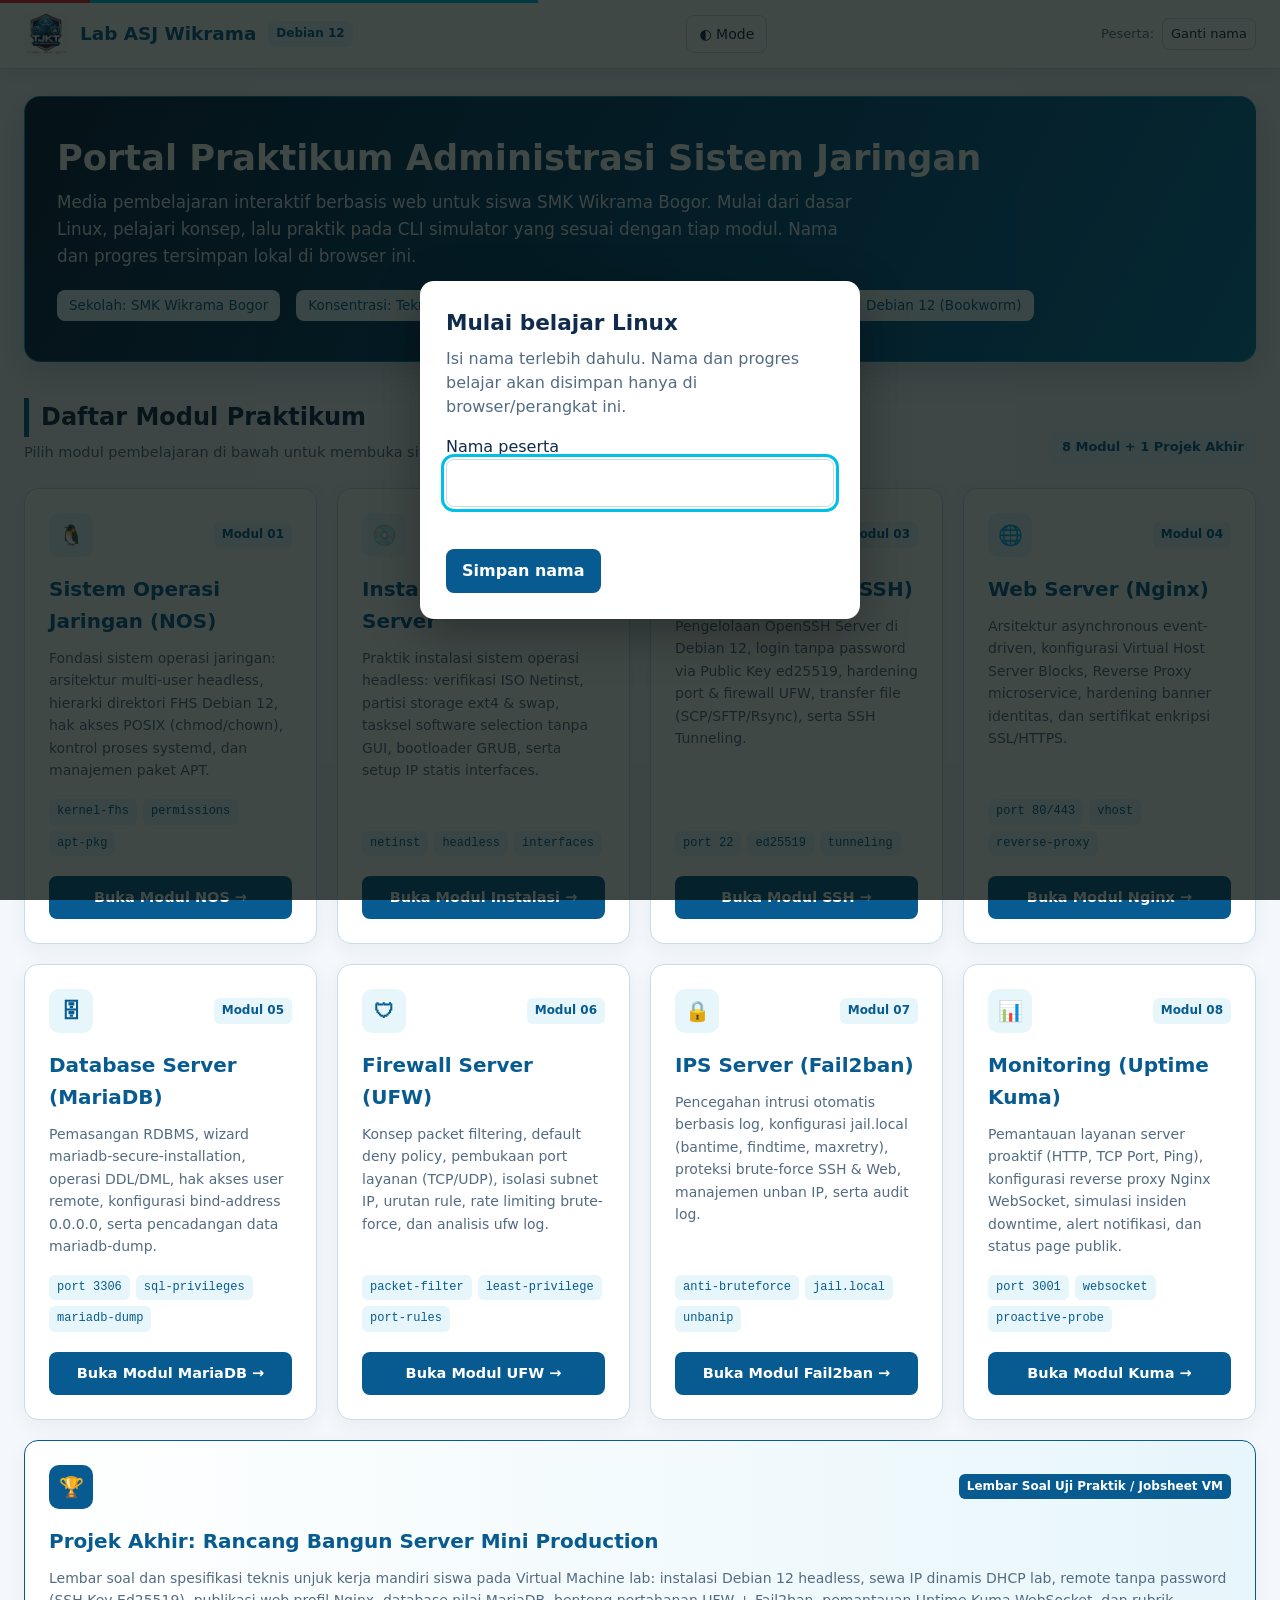
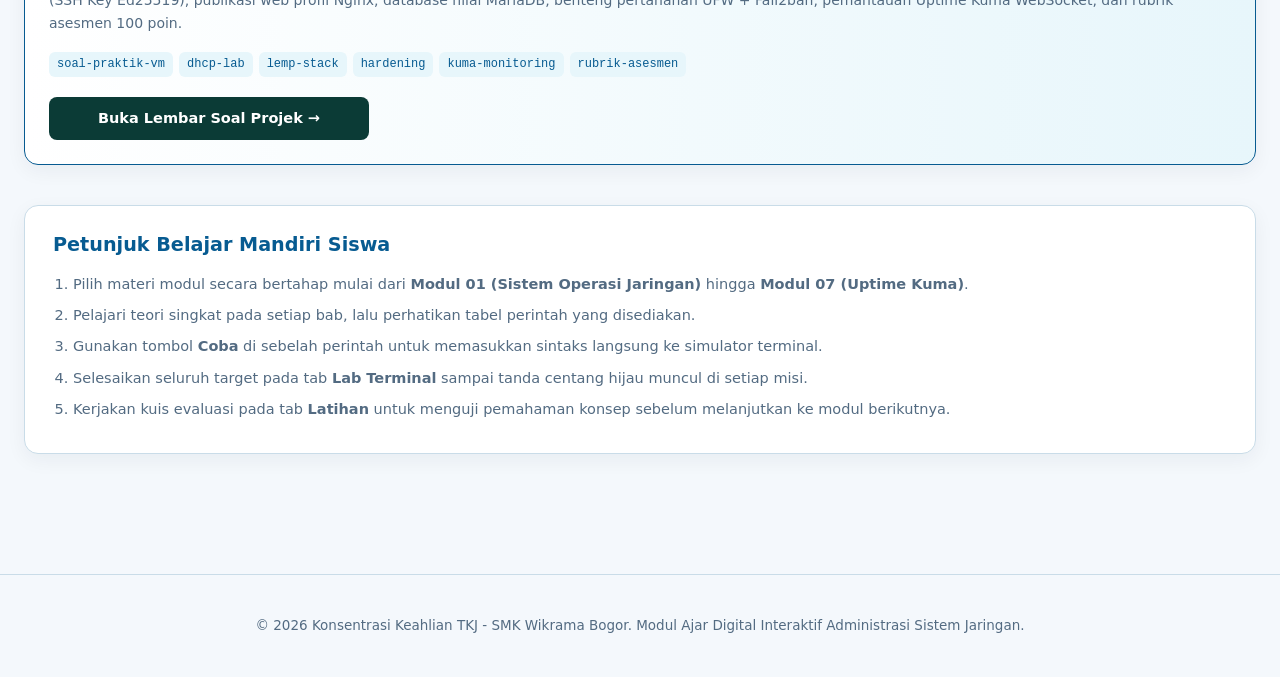
<file: index.html>
<!DOCTYPE html>
<html lang="id">
<head>
<meta charset="utf-8">
<meta name="viewport" content="width=device-width, initial-scale=1, viewport-fit=cover">
<title>Portal Modul Praktikum ASJ - SMK Wikrama Bogor</title>
<style>
:root {
  --bg: #f4f7f6;
  --fg: #13241d;
  --card: #ffffff;
  --pri: #0f766e;
  --pri-hov: #0d635c;
  --acc: #dff3ef;
  --bd: #cfdcd6;
  --mut: #52675e;
  --hd: #ffffff;
  --tag: #e6f4f1;
}
@media (prefers-color-scheme: dark) {
  :root:not([data-theme="light"]) {
    --bg: #0b1411;
    --fg: #e2ede8;
    --card: #13221e;
    --pri: #34d399;
    --pri-hov: #2bb883;
    --acc: #173830;
    --bd: #263d35;
    --mut: #95aea3;
    --hd: #0f1c18;
    --tag: #1a3c33;
  }
}
:root[data-theme="dark"] {
  --bg: #0b1411;
  --fg: #e2ede8;
  --card: #13221e;
  --pri: #34d399;
  --pri-hov: #2bb883;
  --acc: #173830;
  --bd: #263d35;
  --mut: #95aea3;
  --hd: #0f1c18;
  --tag: #1a3c33;
}
* { box-sizing: border-box; }
body {
  margin: 0;
  background: var(--bg);
  color: var(--fg);
  font: 16px/1.6 "Segoe UI", system-ui, sans-serif;
}
header {
  position: fixed;
  top: 0;
  left: 0;
  right: 0;
  z-index: 1000;
  background: var(--hd);
  border-bottom: 1px solid var(--bd);
  box-shadow: 0 2px 10px rgba(0,0,0,0.04);
}
.hw {
  max-width: 1280px;
  margin: 0 auto;
  display: flex;
  align-items: center;
  justify-content: space-between;
  padding: 12px 24px;
}
.brand {
  display: flex;
  align-items: center;
  gap: 12px;
  font-weight: 700;
  font-size: 1.15rem;
  color: var(--pri);
  text-decoration: none;
}
.badge {
  background: var(--acc);
  color: var(--pri);
  font-size: 12px;
  padding: 3px 8px;
  border-radius: 6px;
  font-weight: 600;
}
.btn-ui {
  border: 1px solid var(--bd);
  background: var(--card);
  color: var(--fg);
  border-radius: 8px;
  padding: 7px 12px;
  cursor: pointer;
  font: inherit;
  font-size: 14px;
}
main {
  max-width: 1280px;
  margin: 0 auto;
  padding: 96px 24px 60px;
}
.hero {
  background: linear-gradient(135deg, var(--pri), #0b3b36);
  color: #fff;
  border-radius: 16px;
  padding: 40px 32px;
  margin-bottom: 36px;
  box-shadow: 0 8px 24px rgba(15,118,110,0.15);
}
.hero h1 {
  font-size: 2.2rem;
  margin: 0 0 10px;
  line-height: 1.2;
}
.hero p {
  font-size: 1.05rem;
  opacity: 0.9;
  max-width: 75ch;
  margin: 0 0 20px;
}
.hero-meta {
  display: flex;
  flex-wrap: wrap;
  gap: 16px;
  font-size: 13.5px;
}
.hero-tag {
  background: rgba(255,255,255,0.15);
  backdrop-filter: blur(4px);
  padding: 5px 12px;
  border-radius: 8px;
}
.sec-head {
  display: flex;
  justify-content: space-between;
  align-items: flex-end;
  margin-bottom: 24px;
  flex-wrap: wrap;
  gap: 12px;
}
.sec-head h2 {
  font-size: 1.5rem;
  margin: 0;
  border-left: 5px solid var(--pri);
  padding-left: 12px;
}
.grid {
  display: grid;
  grid-template-columns: repeat(auto-fit, minmax(280px, 1fr));
  gap: 20px;
}
.card {
  background: var(--card);
  border: 1px solid var(--bd);
  border-radius: 14px;
  padding: 24px;
  display: flex;
  flex-direction: column;
  transition: transform 0.2s, box-shadow 0.2s;
}
.card:hover {
  transform: translateY(-4px);
  box-shadow: 0 10px 24px rgba(0,0,0,0.06);
}
.card-top {
  display: flex;
  justify-content: space-between;
  align-items: center;
  margin-bottom: 16px;
}
.card-icon {
  width: 44px;
  height: 44px;
  border-radius: 10px;
  background: var(--acc);
  color: var(--pri);
  display: flex;
  align-items: center;
  justify-content: center;
  font-size: 20px;
  font-weight: bold;
}
.card h3 {
  font-size: 1.25rem;
  margin: 0 0 10px;
}
.card p {
  font-size: 14px;
  color: var(--mut);
  line-height: 1.6;
  margin: 0 0 18px;
  flex: 1;
}
.tags {
  display: flex;
  flex-wrap: wrap;
  gap: 6px;
  margin-bottom: 20px;
}
.tags span {
  font-size: 12px;
  background: var(--tag);
  color: var(--pri);
  padding: 3px 8px;
  border-radius: 6px;
  font-family: ui-monospace, monospace;
}
.btn-go {
  display: inline-flex;
  align-items: center;
  justify-content: center;
  gap: 8px;
  background: var(--pri);
  color: #fff;
  text-decoration: none;
  font-weight: 600;
  font-size: 14.5px;
  padding: 10px 16px;
  border-radius: 8px;
  transition: background 0.2s;
  text-align: center;
}
.btn-go:hover {
  background: var(--pri-hov);
}
.guide-box {
  background: var(--card);
  border: 1px solid var(--bd);
  border-radius: 14px;
  padding: 24px 28px;
  margin-top: 40px;
}
.guide-box h3 {
  margin: 0 0 12px;
  color: var(--pri);
  font-size: 1.2rem;
}
.guide-box ol {
  margin: 0;
  padding-left: 20px;
  font-size: 14.5px;
  color: var(--mut);
}
.guide-box li {
  margin-bottom: 8px;
}
footer {
  text-align: center;
  font-size: 13.5px;
  color: var(--mut);
  padding: 40px 20px;
  border-top: 1px solid var(--bd);
  margin-top: 60px;
}
</style>
</head>
<body>

<header>
  <div class="hw">
    <a href="#" class="brand">
      <svg width="24" height="24" viewBox="0 0 24 24" fill="none" stroke="currentColor" stroke-width="2">
        <rect x="2" y="2" width="20" height="8" rx="2" ry="2"></rect>
        <rect x="2" y="14" width="20" height="8" rx="2" ry="2"></rect>
        <line x1="6" y1="6" x2="6.01" y2="6"></line>
        <line x1="6" y1="18" x2="6.01" y2="18"></line>
      </svg>
      <span>Lab ASJ Wikrama</span>
      <span class="badge">Debian 12</span>
    </a>
    <button class="btn-ui" id="tg" aria-label="Ganti Tema">◐ Mode</button>
  </div>
</header>

<main>
  <div class="hero">
    <h1>Portal Praktikum Administrasi Sistem Jaringan</h1>
    <p>Media pembelajaran interaktif berbasis web untuk siswa SMK Wikrama Bogor. Mulai dari dasar Linux, pelajari konsep, lalu praktik pada CLI simulator yang sesuai dengan tiap modul. Nama dan progres tersimpan lokal di browser ini.</p>
    <div class="hero-meta">
      <div class="hero-tag">Sekolah: SMK Wikrama Bogor</div>
      <div class="hero-tag">Konsentrasi: Teknik Komputer dan Jaringan</div>
      <div class="hero-tag">Fase/Kelas: F / XI</div>
      <div class="hero-tag">Arsitektur: Debian 12 (Bookworm)</div>
    </div>
  </div>

  <div class="sec-head">
    <div>
      <h2>Daftar Modul Praktikum</h2>
      <p style="margin: 4px 0 0; color: var(--mut); font-size: 14.5px;">Pilih modul pembelajaran di bawah untuk membuka simulator dan materi.</p>
    </div>
    <span class="badge" style="font-size: 13px; padding: 6px 12px;">8 Modul + 1 Projek Akhir</span>
  </div>

  <div class="grid">
    <!-- Modul 01: NOS -->
    <div class="card">
      <div class="card-top">
        <div class="card-icon">🐧</div>
        <span class="badge">Modul 01</span>
      </div>
      <h3>Sistem Operasi Jaringan (NOS)</h3>
      <p>Fondasi sistem operasi jaringan: arsitektur multi-user headless, hierarki direktori FHS Debian 12, hak akses POSIX (chmod/chown), kontrol proses systemd, dan manajemen paket APT.</p>
      <div class="tags">
        <span>kernel-fhs</span>
        <span>permissions</span>
        <span>apt-pkg</span>
      </div>
      <a href="nos.html" class="btn-go">Buka Modul NOS &rarr;</a>
    </div>

    <!-- Modul 02: Instalasi Debian -->
    <div class="card">
      <div class="card-top">
        <div class="card-icon">💿</div>
        <span class="badge">Modul 02</span>
      </div>
      <h3>Instalasi Debian 12 Server</h3>
      <p>Praktik instalasi sistem operasi headless: verifikasi ISO Netinst, partisi storage ext4 &amp; swap, tasksel software selection tanpa GUI, bootloader GRUB, serta setup IP statis interfaces.</p>
      <div class="tags">
        <span>netinst</span>
        <span>headless</span>
        <span>interfaces</span>
      </div>
      <a href="instalasi.html" class="btn-go">Buka Modul Instalasi &rarr;</a>
    </div>

    <!-- Modul 03: SSH -->
    <div class="card">
      <div class="card-top">
        <div class="card-icon">⌨</div>
        <span class="badge">Modul 03</span>
      </div>
      <h3>Remote Server (SSH)</h3>
      <p>Pengelolaan OpenSSH Server di Debian 12, login tanpa password via Public Key ed25519, hardening port &amp; firewall UFW, transfer file (SCP/SFTP/Rsync), serta SSH Tunneling.</p>
      <div class="tags">
        <span>port 22</span>
        <span>ed25519</span>
        <span>tunneling</span>
      </div>
      <a href="ssh.html" class="btn-go">Buka Modul SSH &rarr;</a>
    </div>

    <!-- Modul 04: Nginx -->
    <div class="card">
      <div class="card-top">
        <div class="card-icon">🌐</div>
        <span class="badge">Modul 04</span>
      </div>
      <h3>Web Server (Nginx)</h3>
      <p>Arsitektur asynchronous event-driven, konfigurasi Virtual Host Server Blocks, Reverse Proxy microservice, hardening banner identitas, dan sertifikat enkripsi SSL/HTTPS.</p>
      <div class="tags">
        <span>port 80/443</span>
        <span>vhost</span>
        <span>reverse-proxy</span>
      </div>
      <a href="nginx.html" class="btn-go">Buka Modul Nginx &rarr;</a>
    </div>

    <!-- Modul 05: MariaDB -->
    <div class="card">
      <div class="card-top">
        <div class="card-icon">🗄</div>
        <span class="badge">Modul 05</span>
      </div>
      <h3>Database Server (MariaDB)</h3>
      <p>Pemasangan RDBMS, wizard mariadb-secure-installation, operasi DDL/DML, hak akses user remote, konfigurasi bind-address 0.0.0.0, serta pencadangan data mariadb-dump.</p>
      <div class="tags">
        <span>port 3306</span>
        <span>sql-privileges</span>
        <span>mariadb-dump</span>
      </div>
      <a href="mariadb.html" class="btn-go">Buka Modul MariaDB &rarr;</a>
    </div>

    <!-- Modul 06: UFW -->
    <div class="card">
      <div class="card-top">
        <div class="card-icon">🛡</div>
        <span class="badge">Modul 06</span>
      </div>
      <h3>Firewall Server (UFW)</h3>
      <p>Konsep packet filtering, default deny policy, pembukaan port layanan (TCP/UDP), isolasi subnet IP, urutan rule, rate limiting brute-force, dan analisis ufw log.</p>
      <div class="tags">
        <span>packet-filter</span>
        <span>least-privilege</span>
        <span>port-rules</span>
      </div>
      <a href="ufw.html" class="btn-go">Buka Modul UFW &rarr;</a>
    </div>

    <!-- Modul 07: Fail2ban -->
    <div class="card">
      <div class="card-top">
        <div class="card-icon">🔒</div>
        <span class="badge">Modul 07</span>
      </div>
      <h3>IPS Server (Fail2ban)</h3>
      <p>Pencegahan intrusi otomatis berbasis log, konfigurasi jail.local (bantime, findtime, maxretry), proteksi brute-force SSH &amp; Web, manajemen unban IP, serta audit log.</p>
      <div class="tags">
        <span>anti-bruteforce</span>
        <span>jail.local</span>
        <span>unbanip</span>
      </div>
      <a href="fail2ban.html" class="btn-go">Buka Modul Fail2ban &rarr;</a>
    </div>

    <!-- Modul 08: Uptime Kuma -->
    <div class="card">
      <div class="card-top">
        <div class="card-icon">📊</div>
        <span class="badge">Modul 08</span>
      </div>
      <h3>Monitoring (Uptime Kuma)</h3>
      <p>Pemantauan layanan server proaktif (HTTP, TCP Port, Ping), konfigurasi reverse proxy Nginx WebSocket, simulasi insiden downtime, alert notifikasi, dan status page publik.</p>
      <div class="tags">
        <span>port 3001</span>
        <span>websocket</span>
        <span>proactive-probe</span>
      </div>
      <a href="kuma.html" class="btn-go">Buka Modul Kuma &rarr;</a>
    </div>

    <!-- Modul Projek Akhir: Capstone Project -->
    <div class="card" style="border-color: var(--pri); grid-column: 1 / -1; background: linear-gradient(to right, var(--card), var(--acc));">
      <div class="card-top">
        <div class="card-icon" style="background: var(--pri); color: #fff;">🏆</div>
        <span class="badge" style="background: var(--pri); color: #fff;">Lembar Soal Uji Praktik / Jobsheet VM</span>
      </div>
      <h3>Projek Akhir: Rancang Bangun Server Mini Production</h3>
      <p>Lembar soal dan spesifikasi teknis unjuk kerja mandiri siswa pada Virtual Machine lab: instalasi Debian 12 headless, sewa IP dinamis DHCP lab, remote tanpa password (SSH Key Ed25519), publikasi web profil Nginx, database nilai MariaDB, benteng pertahanan UFW + Fail2ban, pemantauan Uptime Kuma WebSocket, dan rubrik asesmen 100 poin.</p>
      <div class="tags">
        <span>soal-praktik-vm</span>
        <span>dhcp-lab</span>
        <span>lemp-stack</span>
        <span>hardening</span>
        <span>kuma-monitoring</span>
        <span>rubrik-asesmen</span>
      </div>
      <a href="projek.html" class="btn-go" style="background: #0b3b36; max-width: 320px;">Buka Lembar Soal Projek &rarr;</a>
    </div>
  </div>

  <div class="guide-box">
    <h3>Petunjuk Belajar Mandiri Siswa</h3>
    <ol>
      <li>Pilih materi modul secara bertahap mulai dari <strong>Modul 01 (Sistem Operasi Jaringan)</strong> hingga <strong>Modul 07 (Uptime Kuma)</strong>.</li>
      <li>Pelajari teori singkat pada setiap bab, lalu perhatikan tabel perintah yang disediakan.</li>
      <li>Gunakan tombol <strong>Coba</strong> di sebelah perintah untuk memasukkan sintaks langsung ke simulator terminal.</li>
      <li>Selesaikan seluruh target pada tab <strong>Lab Terminal</strong> sampai tanda centang hijau muncul di setiap misi.</li>
      <li>Kerjakan kuis evaluasi pada tab <strong>Latihan</strong> untuk menguji pemahaman konsep sebelum melanjutkan ke modul berikutnya.</li>
    </ol>
  </div>
</main>

<footer>
  &copy; 2026 Konsentrasi Keahlian TKJ - SMK Wikrama Bogor. Modul Ajar Digital Interaktif Administrasi Sistem Jaringan.
</footer>

<script src="local-progress.js"></script>
<script>
const tg = document.getElementById('tg');
tg.onclick = () => {
  const r = document.documentElement;
  const isDark = r.dataset.theme ? r.dataset.theme === 'dark' : matchMedia('(prefers-color-scheme:dark)').matches;
  r.dataset.theme = isDark ? 'light' : 'dark';
};
</script>
</body>
</html>
</file>
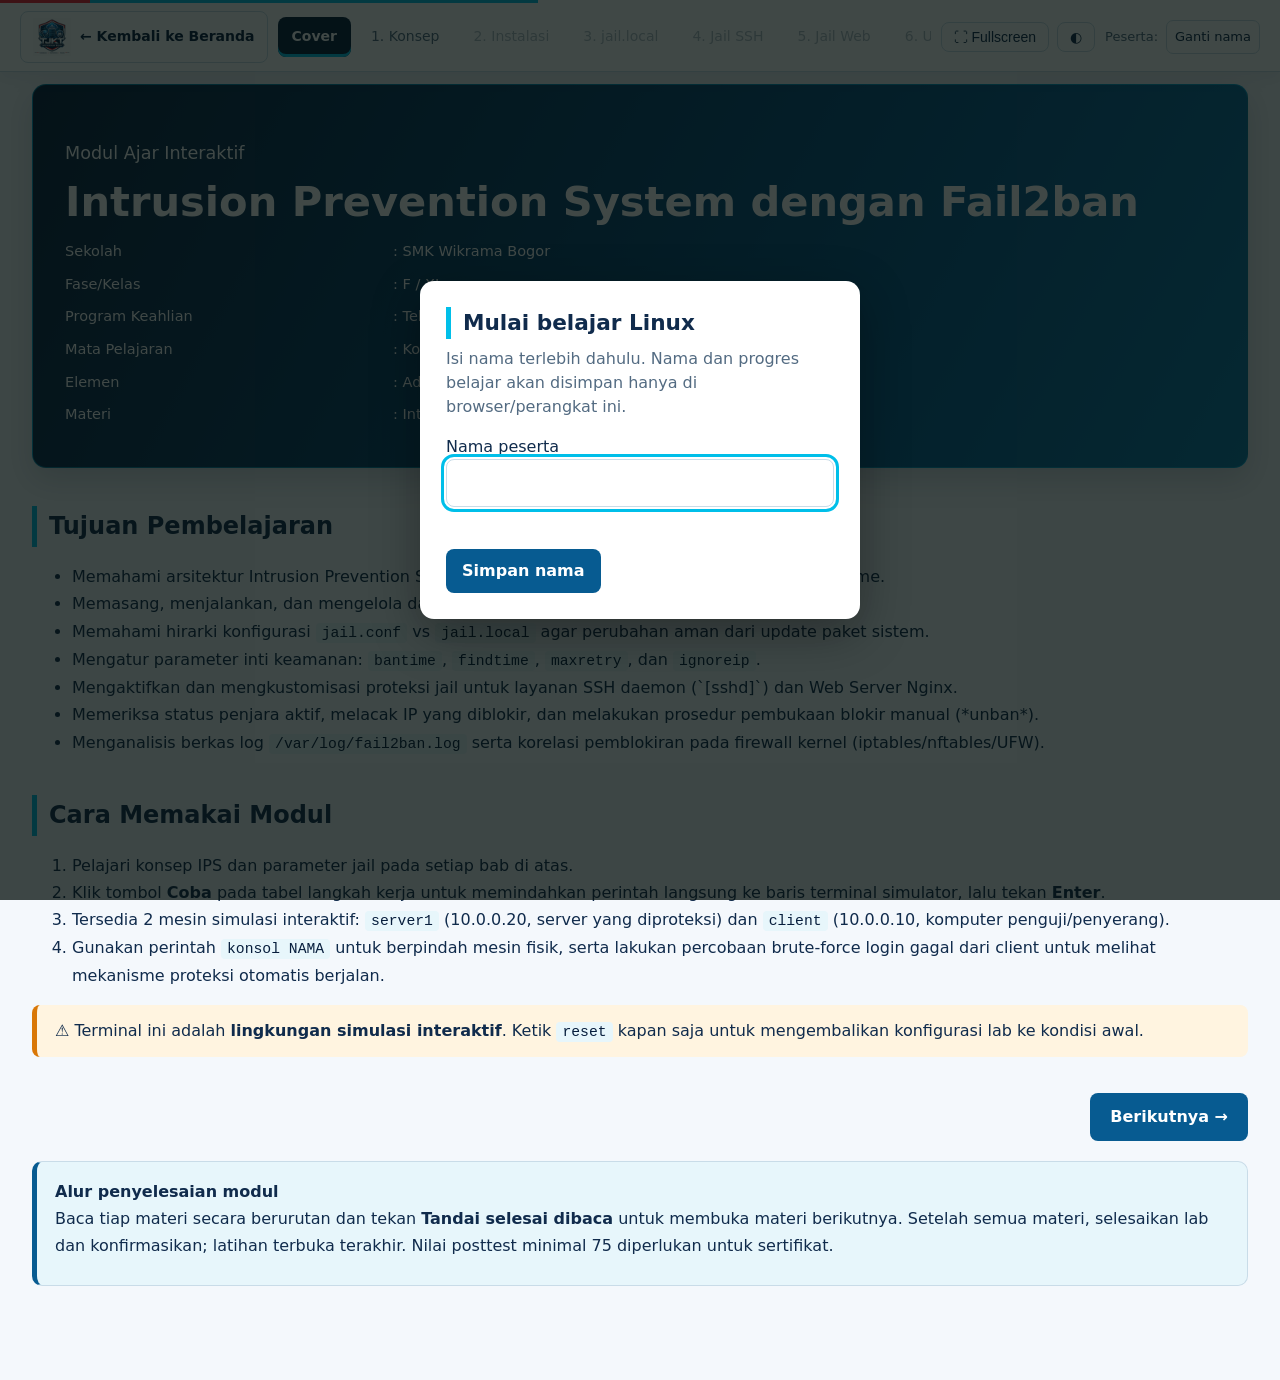
<file: fail2ban.html>
<!DOCTYPE html>
<html lang="id">
<head>
<meta charset="utf-8">
<meta name="viewport" content="width=device-width, initial-scale=1, viewport-fit=cover">
<title>Modul Intrusion Prevention System (Fail2ban) - SMK Wikrama Bogor</title>
<style>
:root{
  --bg:#f2f6f4;--fg:#14261f;--card:#fff;--pri:#0f766e;--acc:#dff3ef;--bd:#cfdcd6;
  --mut:#4f645b;--warn:#fff4e0;--wb:#d97706;--hd:#fff;
  box-sizing:border-box;
  padding-top:env(safe-area-inset-top,0px);
  padding-bottom:env(safe-area-inset-bottom,0px);
}
@media (prefers-color-scheme:dark){
  :root:not([data-theme="light"]){
    --bg:#0d1714;--fg:#e4efe9;--card:#15231f;--pri:#4fd1b8;--acc:#16342e;--bd:#294039;
    --mut:#9db5ab;--warn:#34260f;--wb:#f59e0b;--hd:#122019;
  }
}
:root[data-theme="dark"]{
  --bg:#0d1714;--fg:#e4efe9;--card:#15231f;--pri:#4fd1b8;--acc:#16342e;--bd:#294039;
  --mut:#9db5ab;--warn:#34260f;--wb:#f59e0b;--hd:#122019;
}
html,body{
  height:100%;
  margin:0;
  padding:0;
}
html{scroll-padding-top:calc(env(safe-area-inset-top,0px) + 64px)}
*{box-sizing:border-box}
body{
  background:var(--bg);
  color:var(--fg);
  font:16px/1.7 "Segoe UI",system-ui,-apple-system,sans-serif;
  display:flex;
  flex-direction:column;
  min-height:100vh;
}
body::before{
  content:"";position:fixed;inset:0 0 auto;
  height:env(safe-area-inset-top,0px);
  background:var(--hd);z-index:1001;
}

/* Header bar fixed freeze */
header{
  position:fixed;
  top:env(safe-area-inset-top,0px);
  left:0;
  right:0;
  z-index:1000;
  background:var(--hd);
  border-bottom:1px solid var(--bd);
  width:100%;
  box-shadow:0 2px 8px rgba(0,0,0,0.08);
}
#bar{height:3px;background:var(--pri);width:0;transition:width .3s}
.hw{display:flex;align-items:center;gap:10px;padding:8px 20px;max-width:100%;width:100%}
nav{display:flex;gap:6px;overflow-x:auto;flex:1;min-width:0;scrollbar-width:none}
nav::-webkit-scrollbar{display:none}
nav button{
  white-space:nowrap;border:0;background:none;color:var(--mut);
  padding:8px 14px;border-radius:8px;cursor:pointer;font:inherit;font-size:14px;
  transition:all 0.15s ease;
}
nav button:hover{background:var(--acc);color:var(--fg)}
nav button.on{background:var(--pri);color:var(--hd);font-weight:600}
button:focus-visible,input:focus-visible{outline:2px solid var(--pri);outline-offset:2px}
.actions{display:flex;gap:8px;align-items:center}
.tg{
  border:1px solid var(--bd);background:var(--card);color:var(--fg);
  border-radius:8px;padding:6px 12px;cursor:pointer;font-size:14px;
  display:inline-flex;align-items:center;justify-content:center;
  transition:background .2s;
}
.tg:hover{background:var(--acc)}
.portal-link{text-decoration:none;white-space:nowrap}

main{
  width:100%;
  max-width:100%;
  flex:1;
  margin:0 auto;
  padding:84px 32px 80px;
}
@media(max-width:768px){
  main{padding:74px 14px 60px}
  .hw{padding:6px 10px}
}

/* Tab control */
.tab{display:none}
.tab.active{display:block}

h1{font-size:2.2rem;line-height:1.2;margin:.2em 0}
h2{font-size:1.5rem;margin:1.6em 0 .4em;border-left:5px solid var(--pri);padding-left:12px}
h3{font-size:1.15rem;margin:1.3em 0 .3em;color:var(--pri)}
p,li{max-width:100%}

.cover{
  background:linear-gradient(135deg,var(--pri),#0b3b36);
  color:#fff;border-radius:14px;padding:36px 32px;margin-bottom:24px;
  box-shadow:0 4px 14px rgba(0,0,0,0.08);
}
.cover h1{font-size:2.6rem}
.cover table,.cover td,.cover tr:nth-child(even) td{
  border:0;background:none;color:#fff;padding:4px 14px 4px 0;
}
.co{
  border-left:5px solid var(--pri);background:var(--acc);padding:12px 18px;
  border-radius:8px;margin:16px 0;
}
.co.w{border-color:var(--wb);background:var(--warn)}
.tw{overflow-x:auto;margin:14px 0;border-radius:10px;border:1px solid var(--bd)}
table{border-collapse:collapse;width:100%;font-size:14.5px;background:var(--card)}
th{background:var(--pri);color:var(--hd);text-align:left;padding:10px 14px;font-weight:600}
td{padding:9px 14px;border:1px solid var(--bd);vertical-align:top}
tr:nth-child(even) td{background:var(--acc)}
code{
  font-family:ui-monospace,Consolas,monospace;font-size:.92em;
  background:var(--acc);padding:2px 6px;border-radius:4px;word-break:break-word;
}
.try{
  margin-left:8px;border:0;border-radius:6px;background:var(--pri);
  color:var(--hd);padding:4px 12px;font-size:12px;cursor:pointer;
  transition:opacity .15s;
}
.try:hover{opacity:0.85}
.nv{display:flex;justify-content:space-between;margin-top:36px;gap:12px}
.nv button,.btn{
  background:var(--pri);color:var(--hd);border:0;border-radius:8px;
  padding:10px 20px;cursor:pointer;font:inherit;font-weight:600;
  transition:filter .15s;
}
.nv button:hover,.btn:hover{filter:brightness(1.1)}
svg text{fill:currentColor;font:13px sans-serif}

/* Terminal simulator styles */
#tbox{margin:20px 0 10px;width:100%}
#where{
  font-size:13.5px;color:var(--mut);display:flex;
  justify-content:space-between;align-items:center;margin-bottom:8px;
  background:var(--card);padding:8px 14px;border:1px solid var(--bd);border-radius:8px;
}
#where button{
  border:1px solid var(--bd);background:var(--card);color:var(--fg);
  border-radius:6px;padding:4px 12px;cursor:pointer;font-size:12px;
}
#where button:hover{background:var(--acc)}
#term{
  background:#0c0c0c;color:#e6e6e6;border-radius:10px;padding:16px;
  height:440px;overflow-y:auto;font:14px/1.48 ui-monospace,Consolas,monospace;
  white-space:pre-wrap;word-break:break-word;cursor:text;
  box-shadow:inset 0 2px 6px rgba(0,0,0,0.6);
  border:1px solid #232323;
}
#term .g{color:#5fd75f;font-weight:700}
#term .b{color:#6aa5ff;font-weight:700}
#term .y{color:#f59e0b;font-weight:700}
#term .d{color:#8a8a8a}
#ln{display:flex}
#ps{white-space:pre}
#in{flex:1;min-width:40px;background:transparent;border:0;color:#fff;font:inherit;outline:none;padding:0;caret-color:#fff}

/* Lab 2-column layout */
.lab{
  display:grid;
  grid-template-columns:1fr 340px;
  gap:20px;
  align-items:start;
  margin-top:10px;
}
.lab #term{height:540px}
@media(max-width:992px){
  .lab{grid-template-columns:1fr}
  .lab #term{height:440px}
}
.ms{list-style:none;padding:0;margin:0}
.ms li{
  padding:12px 14px;border:1px solid var(--bd);border-radius:8px;
  margin-bottom:8px;background:var(--card);font-size:14px;
}
.ms li.ok{background:var(--acc);border-color:var(--pri)}
.ms li.ok b::after{content:" ✔ Selesai";color:var(--pri)}
.ms details{color:var(--mut);font-size:13px;margin-top:4px}

.card{
  background:var(--card);border:1px solid var(--bd);border-radius:10px;
  padding:18px 22px;margin:16px 0;
}
.q button{
  display:block;width:100%;text-align:left;margin:6px 0;
  padding:10px 14px;border:1px solid var(--bd);border-radius:8px;
  background:var(--card);color:var(--fg);cursor:pointer;font:inherit;
  transition:background .15s;
}
.q button:hover{background:var(--acc)}
.q button.r{background:var(--acc);border-color:var(--pri);font-weight:600}
.q button.x{background:var(--warn);border-color:var(--wb)}
@media print{
  header,.nv,#tbox,.try,.actions{display:none}
  .tab{display:block!important}
  body::before{display:none}
}
</style>
</head>
<body>
<header>
  <div id="bar"></div>
  <div class="hw">
    <a class="tg portal-link" href="index.html">← Kembali ke Beranda</a>
    <nav id="nav"></nav>
    <div class="actions">
      <button class="tg" id="btnFs" title="Toggle Layar Penuh">⛶ Fullscreen</button>
      <button class="tg" id="tg" aria-label="Ganti tema">◐</button>
    </div>
  </div>
</header>
<main>

<section class="tab active" data-title="Cover">
<div class="cover">
  <p style="font-size:1.1rem;margin-bottom:4px">Modul Ajar Interaktif</p>
  <h1>Intrusion Prevention System dengan Fail2ban</h1>
  <table>
    <tr><td>Sekolah</td><td>: SMK Wikrama Bogor</td></tr>
    <tr><td>Fase/Kelas</td><td>: F / XI</td></tr>
    <tr><td>Program Keahlian</td><td>: Teknik Jaringan Komputer dan Telekomunikasi</td></tr>
    <tr><td>Mata Pelajaran</td><td>: Konsentrasi Keahlian TKJ</td></tr>
    <tr><td>Elemen</td><td>: Administrasi Sistem Jaringan</td></tr>
    <tr><td>Materi</td><td>: Intrusion Prevention System (Fail2ban)</td></tr>
  </table>
</div>
<h2>Tujuan Pembelajaran</h2>
<ul>
  <li>Memahami arsitektur Intrusion Prevention System (IPS) dan mekanisme analisis berkas log real-time.</li>
  <li>Memasang, menjalankan, dan mengelola daemon <code>fail2ban</code> di Debian 12 (Bookworm).</li>
  <li>Memahami hirarki konfigurasi <code>jail.conf</code> vs <code>jail.local</code> agar perubahan aman dari update paket sistem.</li>
  <li>Mengatur parameter inti keamanan: <code>bantime</code>, <code>findtime</code>, <code>maxretry</code>, dan <code>ignoreip</code>.</li>
  <li>Mengaktifkan dan mengkustomisasi proteksi jail untuk layanan SSH daemon (`[sshd]`) dan Web Server Nginx.</li>
  <li>Memeriksa status penjara aktif, melacak IP yang diblokir, dan melakukan prosedur pembukaan blokir manual (*unban*).</li>
  <li>Menganalisis berkas log <code>/var/log/fail2ban.log</code> serta korelasi pemblokiran pada firewall kernel (iptables/nftables/UFW).</li>
</ul>
<h2>Cara Memakai Modul</h2>
<ol>
  <li>Pelajari konsep IPS dan parameter jail pada setiap bab di atas.</li>
  <li>Klik tombol <b>Coba</b> pada tabel langkah kerja untuk memindahkan perintah langsung ke baris terminal simulator, lalu tekan <b>Enter</b>.</li>
  <li>Tersedia 2 mesin simulasi interaktif: <code>server1</code> (10.0.0.20, server yang diproteksi) dan <code>client</code> (10.0.0.10, komputer penguji/penyerang).</li>
  <li>Gunakan perintah <code>konsol NAMA</code> untuk berpindah mesin fisik, serta lakukan percobaan brute-force login gagal dari client untuk melihat mekanisme proteksi otomatis berjalan.</li>
</ol>
<div class="co w">⚠️ Terminal ini adalah <b>lingkungan simulasi interaktif</b>. Ketik <code>reset</code> kapan saja untuk mengembalikan konfigurasi lab ke kondisi awal.</div>
</section>

<section class="tab" data-title="1. Konsep">
<h1>Bab 1. Konsep Dasar Intrusion Prevention &amp; Fail2ban</h1>
<div class="co">🎯 <b>Tujuan:</b> Memahami perbedaan IDS vs IPS, cara Fail2ban memindai berkas log, serta mekanisme interaksi dengan firewall sistem operasi.</div>
<h2>Apa itu Fail2ban?</h2>
<p><b>Fail2ban</b> adalah kerangka kerja perangkat lunak pencegahan intrusi (*Intrusion Prevention System / IPS*) yang bertugas melindungi server Linux dari serangan otomatis seperti *brute-force password guessing*, pemindaian port (*port scanning*), dan eksploitasi URL aplikasi web.</p>
<p>Alih-alih memeriksa lalu lintas paket secara langsung di layer jaringan, Fail2ban bekerja secara cerdas dengan <b>menginspeksi berkas log sistem</b> (seperti auth log atau access log) menggunakan ekspresi reguler (*regex*). Ketika terdeteksi pola aktivitas mencurigakan yang melampaui batas ambang, Fail2ban akan langsung memerintahkan firewall (iptables/nftables/UFW) untuk memblokir alamat IP penyerang selama jangka waktu tertentu.</p>
<svg viewBox="0 0 700 120" width="100%" height="105" role="img" aria-label="Alur Kerja Fail2ban">
  <rect x="10" y="25" width="130" height="65" rx="8" fill="none" stroke="currentColor"/>
  <text x="25" y="55">Penyerang (Bot)</text>
  <text x="35" y="75" font-size="11">Brute-Force SSH</text>
  <rect x="200" y="25" width="130" height="65" rx="8" fill="none" stroke="currentColor"/>
  <text x="215" y="55">Log Layanan</text>
  <text x="220" y="75" font-size="11">/var/log/auth.log</text>
  <rect x="390" y="20" width="130" height="75" rx="8" fill="none" stroke="currentColor" stroke-width="2"/>
  <text x="415" y="50">Fail2ban Daemon</text>
  <text x="405" y="70" font-size="11">Regex Matching Engine</text>
  <rect x="575" y="25" width="120" height="65" rx="8" fill="none" stroke="currentColor"/>
  <text x="590" y="55">Firewall Kernel</text>
  <text x="600" y="75" font-size="11">DROP / REJECT</text>
  <line x1="140" y1="57" x2="200" y2="57" stroke="currentColor" stroke-width="2"/>
  <line x1="330" y1="57" x2="390" y2="57" stroke="currentColor" stroke-width="2"/>
  <line x1="520" y1="57" x2="575" y2="57" stroke="currentColor" stroke-width="2"/>
</svg>
<h2>Tiga Komponen Inti Fail2ban</h2>
<div class="tw">
  <table>
    <tr><th>Komponen</th><th>Fungsi Kerja</th><th>Lokasi Berkas Default</th></tr>
    <tr><td><b>Filter</b></td><td>Berisi aturan ekspresi reguler (regex) untuk mencocokkan baris kegagalan autentikasi di dalam berkas log.</td><td><code>/etc/fail2ban/filter.d/*.conf</code></td></tr>
    <tr><td><b>Action</b></td><td>Perintah firewall spesifik yang dieksekusi saat IP terbukti melanggar (contoh: tambah rule iptables DROP, kirim email alert, atau panggil UFW).</td><td><code>/etc/fail2ban/action.d/*.conf</code></td></tr>
    <tr><td><b>Jail (Penjara)</b></td><td>Kombinasi utuh antara satu Filter, satu atau lebih Action, berkas log yang dipantau, serta parameter durasi blokir (*bantime*).</td><td><code>/etc/fail2ban/jail.conf</code> &amp; <code>jail.local</code></td></tr>
  </table>
</div>
<h2>Perbedaan IDS vs IPS</h2>
<ul>
  <li><b>IDS (Intrusion Detection System):</b> Hanya bersifat pasif mendeteksi dan memberi peringatan kepada administrator tanpa menghentikan serangan.</li>
  <li><b>IPS (Intrusion Prevention System):</b> Bersifat aktif merespons ancaman secara langsung dengan memblokir lalu lintas jahat seketika (*proactive defense*). Fail2ban adalah contoh nyata implementasi IPS host-based.</li>
</ul>
<h3>Ringkasan</h3>
<p>Fail2ban membaca log ➔ mencocokkan filter regex ➔ menghitung batas toleransi ➔ mengeksekusi aksi blokir di firewall. <b>Latihan:</b> Mengapa analisis berkas log lebih hemat sumber daya CPU dibandingkan sniffing seluruh paket data mentah?</p>
</section>

<section class="tab" data-title="2. Instalasi">
<h1>Bab 2. Instalasi &amp; Manajemen Layanan Fail2ban</h1>
<div class="co">🎯 <b>Tujuan:</b> Mengunduh dan memasang paket Fail2ban di Debian 12, mengelola daemon systemd, serta memverifikasi status CLI client.</div>
<h2>Pemasangan Paket di Debian 12</h2>
<p>Di Debian 12 (Bookworm), Fail2ban dapat dipasang langsung dari repositori resmi. Layanan akan terdaftar dengan unit systemd <code>fail2ban.service</code>.</p>
<div class="tw">
  <table>
    <tr><th>Perintah Perawatan</th><th>Fungsi Kerja</th></tr>
    <tr><td><code>sudo apt update &amp;&amp; sudo apt install -y fail2ban</code></td><td>Memperbarui repositori dan mengunduh paket Fail2ban beserta dependensi Python3.</td></tr>
    <tr><td><code>sudo systemctl status fail2ban</code></td><td>Mengecek apakah daemon aktif berjalan (`active (running)`) dan siap memantau log.</td></tr>
    <tr><td><code>sudo fail2ban-client ping</code></td><td>Memverifikasi komunikasi soket antara baris perintah dan daemon (harus merespons `Server replied: pong`).</td></tr>
    <tr><td><code>sudo fail2ban-client version</code></td><td>Menampilkan nomor rilis versi Fail2ban yang terpasang di sistem.</td></tr>
  </table>
</div>
<h2>Struktur Direktori `/etc/fail2ban/`</h2>
<ul>
  <li><code>fail2ban.conf</code> : Konfigurasi tingkat proses daemon (level logging, path socket, PID file).</li>
  <li><code>jail.conf</code> : Berkas cetak biru (*blueprint*) seluruh konfigurasi jail bawaan vendor. <b>Jangan diubah langsung!</b></li>
  <li><code>jail.local</code> : Berkas kustomisasi administrator yang akan menimpa nilai bawaan `jail.conf` secara aman.</li>
  <li><code>jail.d/</code> : Direktori modular untuk menaruh pecahan konfigurasi jail terpisah.</li>
</ul>
<h2>Langkah Kerja</h2>
<div data-st="b2"></div>
<h2>Praktik di Terminal</h2><div class="tslot"></div>
<h3>Ringkasan</h3>
<p>Alur standar: Pasang paket ➔ Pastikan status aktif ➔ Uji respons soket dengan `ping` ➔ Siapkan berkas kustom.</p>
</section>

<section class="tab" data-title="3. jail.local">
<h1>Bab 3. Hirarki Konfigurasi `jail.local` &amp; Parameter Global</h1>
<div class="co">🎯 <b>Tujuan:</b> Memahami mengapa `jail.conf` tidak boleh diedit langsung, cara membuat `jail.local`, dan menguasai parameter `bantime`, `findtime`, `maxretry`, serta `ignoreip`.</div>
<h2>Prinsip Penimpaan Konfigurasi (.conf vs .local)</h2>
<p>Fail2ban membaca berkas konfigurasi secara berurutan. Berkas <code>jail.local</code> dibaca <b>setelah</b> <code>jail.conf</code>, sehingga setiap nilai yang didefinisikan di `.local` akan otomatis menimpa (*override*) nilai di `.conf`. Ketika sistem Debian memperbarui paket Fail2ban via `apt upgrade`, berkas `jail.conf` akan diperbarui oleh pengembang, tetapi berkas `jail.local` milik kita tetap utuh dan aman.</p>
<h2>Empat Parameter Utama Blok `[DEFAULT]`</h2>
<div class="tw">
  <table>
    <tr><th>Parameter</th><th>Fungsi &amp; Arti Teknis</th><th>Contoh Nilai Standar</th></tr>
    <tr><td><code>bantime</code></td><td>Lama waktu sebuah alamat IP diblokir oleh firewall saat terbukti melanggar batas toleransi. Format mendukung akhiran m (menit), h (jam), d (hari).</td><td><code>bantime = 10m</code> atau <code>1h</code></td></tr>
    <tr><td><code>findtime</code></td><td>Jendela waktu pemantauan. Percobaan login gagal akan dihitung jika terjadi di dalam rentang waktu ini.</td><td><code>findtime = 10m</code></td></tr>
    <tr><td><code>maxretry</code></td><td>Batas maksimum jumlah kegagalan yang ditoleransi sebelum tindakan blokir dijatuhkan.</td><td><code>maxretry = 3</code> (atau 5)</td></tr>
    <tr><td><code>ignoreip</code></td><td>Daftar alamat IP, subnet LAN, atau domain whitelist yang <b>dikecualikan</b> dari pemblokiran (misal IP komputer admin kantor atau localhost).</td><td><code>ignoreip = 127.0.0.1/8 ::1 10.0.0.5</code></td></tr>
  </table>
</div>
<div class="co">💡 <b>Contoh Skenario:</b> Dengan <code>findtime = 10m</code>, <code>maxretry = 3</code>, dan <code>bantime = 1h</code>, maka: jika penyerang salah memasukkan password sebanyak 3 kali dalam kurun waktu 10 menit, IP penyerang langsung diblokir selama 1 jam penuh!</div>
<h2>Langkah Kerja</h2>
<div data-st="b3"></div>
<h2>Praktik di Terminal</h2><div class="tslot"></div>
</section>

<section class="tab" data-title="4. Jail SSH">
<h1>Bab 4. Mengamankan Akses Remote SSH (`[sshd]`)</h1>
<div class="co">🎯 <b>Tujuan:</b> Mengaktifkan dan menyesuaikan jail proteksi SSH, mengubah port layanan yang dipantau, serta mencegah serangan brute-force massal.</div>
<h2>Mengapa Port SSH Paling Sering Diserang?</h2>
<p>Begitu sebuah server terhubung ke internet publik pada port 22, ribuan skrip bot otomatis akan langsung mencoba kombinasi username dan password populer (*dictionary attack* seperti `root`, `admin`, `user`). Fail2ban membaca log `/var/log/auth.log` (atau journald) dan menangkal penyerang sebelum mereka berhasil menebak password.</p>
<h2>Struktur Blok Konfigurasi `[sshd]`</h2>
<pre style="background:var(--card);border:1px solid var(--bd);padding:14px;border-radius:8px;font-family:monospace;font-size:13.5px">
[sshd]
enabled   = true
port      = ssh
filter    = sshd
logpath   = /var/log/auth.log
maxretry  = 3
bantime   = 10m
</pre>
<div class="tw">
  <table>
    <tr><th>Direktif Jail</th><th>Keterangan Konfigurasi</th></tr>
    <tr><td><code>enabled = true</code></td><td>Mengaktifkan jail SSH agar daemon Fail2ban mulai memprosesnya saat startup.</td></tr>
    <tr><td><code>port = ssh</code></td><td>Mendengarkan port standar 22 (atau nomor port custom misalnya 2222 jika port SSH telah diubah).</td></tr>
    <tr><td><code>backend = systemd</code></td><td>Menentukan metode pembacaan log, apakah langsung dari berkas file teks atau lewat jurnal systemd.</td></tr>
  </table>
</div>
<h2>Langkah Kerja</h2>
<div data-st="b4"></div>
<h2>Praktik di Terminal</h2><div class="tslot"></div>
</section>

<section class="tab" data-title="5. Jail Web">
<h1>Bab 5. Mengamankan Web Server (Nginx &amp; HTTP)</h1>
<div class="co">🎯 <b>Tujuan:</b> Melindungi Web Server Nginx dari crawler nakal, pemindaian celah direktori tersembunyi (*botsearch*), dan serangan HTTP auth.</div>
<h2>Jail Khusus Web Server</h2>
<p>Selain SSH, aplikasi web sering kali menjadi sasaran empuk pemindaian file sensitif seperti <code>/wp-login.php</code>, <code>/.env</code>, atau <code>/phpmyadmin/</code>. Fail2ban menyediakan filter bawaan khusus Nginx di `/etc/fail2ban/filter.d/`:</p>
<div class="tw">
  <table>
    <tr><th>Nama Jail Nginx</th><th>Sasaran Perlindungan</th><th>Log yang Dipantau</th></tr>
    <tr><td><code>[nginx-http-auth]</code></td><td>Mencegah brute-force pada halaman web yang diproteksi HTTP Basic Authentication (`401 Unauthorized`).</td><td><code>/var/log/nginx/error.log</code></td></tr>
    <tr><td><code>[nginx-botsearch]</code></td><td>Memblokir bot yang mencoba memindai URL eksploitasi umum yang menghasilkan error `404 Not Found`.</td><td><code>/var/log/nginx/access.log</code></td></tr>
    <tr><td><code>[nginx-limit-req]</code></td><td>Bekerja sama dengan modul rate-limiting Nginx untuk memblokir IP yang membombardir request melebihi batas.</td><td><code>/var/log/nginx/error.log</code></td></tr>
  </table>
</div>
<h2>Langkah Kerja</h2>
<div data-st="b5"></div>
<h2>Praktik di Terminal</h2><div class="tslot"></div>
</section>

<section class="tab" data-title="6. Unban IP">
<h1>Bab 6. Manajemen Jail &amp; Prosedur Unban IP</h1>
<div class="co">🎯 <b>Tujuan:</b> Menggunakan utilitas `fail2ban-client` untuk memeriksa daftar IP terblokir, menguji regex filter, dan memulihkan akses pengguna yang tidak sengaja terblokir.</div>
<h2>Perintah Administratif `fail2ban-client`</h2>
<div class="tw">
  <table>
    <tr><th>Tindakan Administratif</th><th>Sintaks Perintah</th><th>Keluaran / Efek</th></tr>
    <tr><td>Lihat Daftar Jail Aktif</td><td><code>sudo fail2ban-client status</code></td><td>Menampilkan jumlah penjara aktif dan nama jail (contoh: `sshd`).</td></tr>
    <tr><td>Cek IP yang Sedang Diblokir</td><td><code>sudo fail2ban-client status sshd</code></td><td>Menampilkan jumlah kegagalan dan daftar `Banned IP list: 10.0.0.10`.</td></tr>
    <tr><td>Buka Blokir IP Manual (*Unban*)</td><td><code>sudo fail2ban-client set sshd unbanip 10.0.0.10</code></td><td>Menghapus IP dari rantai blokir firewall seketika (mengembalikan status angka 1).</td></tr>
    <tr><td>Blokir IP Tertentu secara Manual</td><td><code>sudo fail2ban-client set sshd banip 192.168.1.50</code></td><td>Menjebloskan IP mencurigakan ke penjara tanpa menunggu batas percobaan habis.</td></tr>
  </table>
</div>
<h2>Mengapa Prosedur Unban Wajib Dikuasai?</h2>
<p>Dalam operasional nyata, pengguna yang sah (misalnya guru, karyawan, atau administrator sistem) terkadang salah mengingat password akun mereka berulang kali hingga akhirnya IP mereka terblokir secara otomatis. Administrator harus mampu memverifikasi identitas pengguna dan membuka blokirnya secara instan lewat perintah <code>unbanip</code>.</p>
<h2>Langkah Kerja</h2>
<div data-st="b6"></div>
<h2>Praktik di Terminal</h2><div class="tslot"></div>
</section>

<section class="tab" data-title="7. Log & Audit">
<h1>Bab 7. Analisis Log, Troubleshooting &amp; Audit</h1>
<div class="co">🎯 <b>Tujuan:</b> Membaca berkas log Fail2ban di `/var/log/fail2ban.log`, melacak riwayat pemblokiran, dan menguji filter menggunakan `fail2ban-regex`.</div>
<h2>Struktur Entri Log Fail2ban</h2>
<p>Aktivitas Fail2ban dicatat secara mendetail di berkas <code>/var/log/fail2ban.log</code>. Entri penting meliputi:</p>
<ul>
  <li><code>[sshd] Found 10.0.0.10 - 2026-10-19 13:00:01</code> : Pola kegagalan login terdeteksi dari IP penyerang.</li>
  <li><code>[sshd] Ban 10.0.0.10</code> : Batas maxretry terlampaui, firewall mengeksekusi blokir.</li>
  <li><code>[sshd] Unban 10.0.0.10</code> : Durasi bantime berakhir (atau dilepas manual oleh admin), akses kembali dibuka.</li>
</ul>
<h2>Menguji Filter dengan `fail2ban-regex`</h2>
<p>Sebelum menerapkan filter kustom, kamu dapat menguji apakah pola ekspresi reguler yang kamu buat berhasil menangkap baris log yang dituju tanpa galat menggunakan perintah:</p>
<code>fail2ban-regex /var/log/auth.log /etc/fail2ban/filter.d/sshd.conf</code>
<h2>Langkah Kerja</h2>
<div data-st="b7"></div>
<h2>Praktik di Terminal</h2><div class="tslot"></div>
</section>

<section class="tab" data-title="Lab Terminal">
<h1>Lab Terminal Fail2ban Interaktif</h1>
<p>Selesaikan 6 misi praktikum sistem pencegahan intrusi server di bawah ini. Uji pertahanan dengan melancarkan serangan login brute-force langsung dari konsol client. Password akun: <code>siswa123</code>.</p>
<div class="lab">
  <div class="tslot"></div>
  <div>
    <h3 style="margin-top:0">Daftar Misi Mandiri</h3>
    <ul class="ms" id="ms"></ul>
  </div>
</div>
</section>

<section class="tab" data-title="Latihan">
<h1>Latihan Soal &amp; Rangkuman</h1>
<div id="quiz"></div>
<h2>Rangkuman Inti</h2>
<ul>
  <li>Fail2ban adalah sistem pencegahan intrusi (IPS) berbasis log host yang memblokir penyerang brute-force secara otomatis di firewall.</li>
  <li>Konfigurasi kustom selalu ditaruh di <code>/etc/fail2ban/jail.local</code> agar tidak tertimpa saat paket diperbarui.</li>
  <li>Empat parameter dasar: <code>bantime</code> (lama hukuman), <code>findtime</code> (jendela deteksi), <code>maxretry</code> (toleransi kesalahan), dan <code>ignoreip</code> (whitelist IP).</li>
  <li>Jail <code>[sshd]</code> memantau kegagalan autentikasi SSH di berkas log sistem dan memicu aksi blokir pada port 22/tcp.</li>
  <li>Gunakan perintah <code>sudo fail2ban-client status [jail]</code> untuk memeriksa daftar IP terpidana dan <code>set [jail] unbanip [IP]</code> untuk melepas blokir.</li>
  <li>Berkas <code>/var/log/fail2ban.log</code> merupakan sumber audit utama untuk membuktikan insiden penyerangan dan kepatuhan sistem.</li>
</ul>
</section>

<!-- Terminal Simulator Widget -->
<div id="tbox">
  <div id="where">
    <span></span>
    <button id="rs" title="Kembalikan terminal ke kondisi semula">⟲ Reset Lab</button>
  </div>
  <div id="term">
    <div id="log"></div>
    <div id="ln">
      <span id="ps"></span>
      <input id="in" autocomplete="off" autocapitalize="off" autocorrect="off" spellcheck="false" aria-label="Terminal Input">
    </div>
  </div>
</div>
</main>

<script src="local-progress.js"></script>
<script>
const ST = {
  b2: [
    ['Masuk ke server1', [['konsol server1', 'Berpindah ke konsol server1 (10.0.0.20).']]],
    ['Perbarui repositori & pasang Fail2ban', [['sudo apt update', 'Memperbarui katalog paket repositori Debian 12.'], ['sudo apt install -y fail2ban', 'Mengunduh dan memasang paket Fail2ban.']], 'Di Debian 12, service Fail2ban otomatis aktif langsung setelah pemasangan.'],
    ['Periksa status layanan daemon', [['sudo systemctl status fail2ban', 'Melihat status service Fail2ban. Harus tertera active (running).'], ['sudo fail2ban-client ping', 'Menguji komunikasi soket. Respon harus Server replied: pong.']]]
  ],
  b3: [
    ['Pindah ke server1', [['konsol server1', 'Kustomisasi berkas dilakukan di server1.']]],
    ['Duplikasi jail.conf menjadi jail.local', [['sudo cp /etc/fail2ban/jail.conf /etc/fail2ban/jail.local', 'Menyalin berkas cetak biru agar aman saat ada pembaruan paket.']]],
    ['Atur parameter toleransi (maxretry & bantime)', [['sudo sed -i "s/^maxretry = .*/maxretry = 3/" /etc/fail2ban/jail.local', 'Menetapkan toleransi kesalahan password maksimal 3 kali.'], ['sudo sed -i "s/^bantime  = .*/bantime = 10m/" /etc/fail2ban/jail.local', 'Menetapkan durasi blokir selama 10 menit.']]],
    ['Muat ulang konfigurasi Fail2ban', [['sudo fail2ban-client reload', 'Menerapkan parameter baru ke memori Fail2ban tanpa mematikan daemon.']]]
  ],
  b4: [
    ['Pindah ke server1', [['konsol server1', 'Aktivasi jail SSH dilakukan di server.']]],
    ['Aktifkan jail sshd di jail.local', [['echo -e "\\n[sshd]\\nenabled = true\\nmaxretry = 3\\nbantime = 10m" | sudo tee -a /etc/fail2ban/jail.local', 'Membuat blok konfigurasi eksplisit untuk mengaktifkan pengawasan port SSH.'], ['sudo systemctl restart fail2ban', 'Menyalakan ulang daemon Fail2ban.']]],
    ['Verifikasi status penjara SSH', [['sudo fail2ban-client status sshd', 'Melihat rincian jail sshd, jumlah kegagalan, dan daftar IP yang diblokir.']]]
  ],
  b5: [
    ['Pindah ke server1', [['konsol server1', 'Pengaturan jail web dilakukan di server.']]],
    ['Aktifkan proteksi jail Nginx botsearch', [['echo -e "\\n[nginx-botsearch]\\nenabled = true\\nport = http,https\\nlogpath = /var/log/nginx/access.log\\nmaxretry = 2" | sudo tee -a /etc/fail2ban/jail.local', 'Mengaktifkan jail botsearch untuk menolak bot pemindai URL liar.'], ['sudo fail2ban-client reload', 'Menerapkan jail baru.']]],
    ['Lihat daftar seluruh jail yang aktif', [['sudo fail2ban-client status', 'Perhatikan daftar Jail list sekarang memuat sshd dan nginx-botsearch.']]]
  ],
  b6: [
    ['Simulasi serangan dari Client', [['konsol client', 'Pindah ke komputer client (10.0.0.10).'], ['ssh root@server1', 'Coba login dan masukkan password yang salah 3 kali berturut-turut!']]],
    ['Periksa status hukuman di server1', [['konsol server1', 'Kembali ke server1.'], ['sudo fail2ban-client status sshd', 'Perhatikan baris Banned IP list: 10.0.0.10 telah terisi!']]],
    ['Buka blokir IP Client (Unban)', [['sudo fail2ban-client set sshd unbanip 10.0.0.10', 'Melepas status blokir untuk IP 10.0.0.10. Respon angka 1 menandakan sukses.']]],
    ['Uji koneksi normal kembali dari Client', [['konsol client', 'Pindah ke client.'], ['nc -zv 10.0.0.20 22', 'Koneksi kembali normal (succeeded) karena IP sudah dilepas dari hukuman!']]]
  ],
  b7: [
    ['Pindah ke server1', [['konsol server1', 'Audit berkas log dilakukan di server.']]],
    ['Pantau riwayat pemblokiran di fail2ban.log', [['sudo tail -n 15 /var/log/fail2ban.log', 'Menampilkan rekaman aktivitas Ban dan Unban secara kronologis.']]],
    ['Saring khusus catatan pemblokiran (Ban)', [['sudo grep "Ban" /var/log/fail2ban.log', 'Menyaring baris yang mencatat penjatuhan hukuman terhadap IP jahat.']]],
    ['Simulasi pengujian regex filter', [['sudo fail2ban-regex /var/log/auth.log /etc/fail2ban/filter.d/sshd.conf', 'Memeriksa kecocokan pola regex filter terhadap baris log sistem.']]]
  ]
};

const tabs = Array.from(document.querySelectorAll('.tab'));
const nav = document.getElementById('nav');
const TB = document.getElementById('tbox');

function show(i) {
  if (!window.ASJ.canOpenTab(i)) { window.ASJ.notifyLocked(i); return; }
  tabs.forEach((t, k) => {
    if (k === i) t.classList.add('active');
    else t.classList.remove('active');
  });

  const navBtns = nav.querySelectorAll('button');
  navBtns.forEach((b, k) => {
    b.classList.toggle('on', k === i);
  });

  const bar = document.getElementById('bar');
  if (bar) bar.style.width = (i / (tabs.length - 1) * 100) + '%';

  const currentTab = tabs[i];
  const sl = currentTab.querySelector('.tslot');
  if (sl) {
    sl.appendChild(TB);
    TB.style.display = 'block';
  } else if (currentTab.dataset.title === 'Cover' || currentTab.dataset.title === '1. Konsep' || currentTab.dataset.title === 'Latihan') {
    TB.style.display = 'none';
  } else {
    currentTab.appendChild(TB);
    TB.style.display = 'block';
  }
  window.scrollTo(0, 0);
  window.ASJ.setActiveTab(i);
}

// Inisialisasi tombol navbar
nav.innerHTML = '';
tabs.forEach((t, k) => {
  const b = document.createElement('button');
  b.textContent = t.dataset.title;
  b.onclick = () => show(k);
  nav.appendChild(b);

  const oldNv = t.querySelector('.nv');
  if (oldNv) oldNv.remove();

  const d = document.createElement('div');
  d.className = 'nv';

  const prevBtn = k > 0 ? '<button class="btn-prev">← Sebelumnya</button>' : '<div></div>';
  const nextBtn = k < tabs.length - 1 ? '<button class="btn-next">Berikutnya →</button>' : '<div></div>';

  d.innerHTML = prevBtn + nextBtn;
  if (k > 0) d.querySelector('.btn-prev').onclick = () => show(k - 1);
  if (k < tabs.length - 1) d.querySelector('.btn-next').onclick = () => show(k + 1);
  t.appendChild(d);
});

// Toggle Dark/Light Theme
document.getElementById('tg').onclick = () => {
  const r = document.documentElement;
  const isDark = r.dataset.theme ? r.dataset.theme === 'dark' : matchMedia('(prefers-color-scheme:dark)').matches;
  r.dataset.theme = isDark ? 'light' : 'dark';
};

// Fullscreen API toggle
const btnFs = document.getElementById('btnFs');
btnFs.onclick = () => {
  if (!document.fullscreenElement) {
    document.documentElement.requestFullscreen().catch(() => {});
    btnFs.textContent = '✕ Exit Full';
  } else {
    if (document.exitFullscreen) document.exitFullscreen();
    btnFs.textContent = '⛶ Fullscreen';
  }
};
document.addEventListener('fullscreenchange', () => {
  if (!document.fullscreenElement) btnFs.textContent = '⛶ Fullscreen';
});

const $ = s => document.querySelector(s);
const T = $('#term');
const LOG = $('#log');
const LN = $('#ln');
const I = $('#in');
const PS = $('#ps');

document.querySelectorAll('[data-st]').forEach(el => {
  let k = 0;
  const list = ST[el.dataset.st];
  if (!list) return;
  list.forEach(([t, rows, n]) => {
    k++;
    const h = document.createElement('h3');
    h.textContent = 'Langkah ' + k + '. ' + t;
    const w = document.createElement('div');
    w.className = 'tw';
    const tb = document.createElement('table');
    tb.innerHTML = '<tr><th style="width:40%">Perintah</th><th>Fungsi</th></tr>';
    rows.forEach(([c, f]) => {
      const tr = tb.insertRow();
      const a = tr.insertCell();
      const b = tr.insertCell();
      const cd = document.createElement('code');
      cd.textContent = c;
      a.appendChild(cd);
      const bt = document.createElement('button');
      bt.className = 'try';
      bt.textContent = 'Coba';
      bt.onclick = () => {
        I.value = c;
        I.scrollIntoView({ block: 'center', behavior: 'smooth' });
        I.focus();
      };
      a.appendChild(bt);
      b.textContent = f;
    });
    w.appendChild(tb);
    el.append(h, w);
    if (n) {
      const p = document.createElement('p');
      p.className = 'co';
      p.textContent = n;
      el.appendChild(p);
    }
  });
});

const NET = { client: '10.0.0.10', server1: '10.0.0.20' };
const PW = { siswa: 'siswa123', root: 'root123' };
const CMDS = 'help clear reset konsol ls cd pwd cat cp echo tee sed grep tail whoami hostname id date uname ping nc sudo apt systemctl fail2ban-client fail2ban-regex ssh exit'.split(' ');

let S, stack, D, clk, ec, hist = [], hi = 0, pend = null, busy = 0;

const home = u => u === 'root' ? '/root' : '/home/' + u;
const canWu = (u, p) => u === 'root' || p === '/tmp' || p.startsWith('/tmp/') || p.startsWith('/home/' + u + '/');
const esc = t => t.replace(/[&<>]/g, c => ({ '&': '&amp;', '<': '&lt;', '>': '&gt;' }[c]));
const pad = n => String(n).padStart(2, '0');
const ts = () => { clk++; return '2026-10-19 13:' + pad(Math.floor(clk / 60) % 60) + ':' + pad(clk % 60); };

function ab(s, p) {
  if (p === '~' || p.startsWith('~/')) p = home(s.u) + p.slice(1);
  if (p[0] !== '/') p = s.cwd + '/' + p;
  const o = [];
  p.split('/').forEach(x => {
    if (x === '' || x === '.') return;
    if (x === '..') o.pop();
    else o.push(x);
  });
  return '/' + o.join('/');
}

const kids = (s, P) => {
  const b = P === '/' ? '/' : P + '/';
  return Object.keys(s.fs).filter(k => k !== P && k.startsWith(b) && !k.slice(b.length).includes('/')).map(k => k.split('/').pop()).sort();
};
const mstr = m => [...m].map(c => 'rwx'.split('').map((x, i) => (c >> (2 - i) & 1) ? x : '-').join('')).join('');

function mkhost(h) {
  const fs = {};
  ['/', '/home', '/home/siswa', '/etc', '/var', '/var/log', '/tmp', '/usr', '/root'].forEach(p => {
    fs[p] = { d: 1, m: p === '/tmp' ? '777' : '755', o: p === '/home/siswa' ? 'siswa' : 'root', g: p === '/home/siswa' ? 'siswa' : 'root' };
  });
  fs['/etc/hostname'] = { c: h, m: '644', o: 'root', g: 'root' };
  fs['/var/log/auth.log'] = { c: '', m: '640', o: 'root', g: 'adm' };
  fs['/var/log/fail2ban.log'] = { c: '', m: '640', o: 'root', g: 'adm' };

  return {
    name: h, ip: NET[h], u: 'siswa', cwd: '/home/siswa', fs,
    inst: 0, act: 0, en: 0,
    pk: h === 'client' ? { nc: 1, ssh: 1 } : { nc: 1, ssh: 1 },
    fail2ban: {
      jails: ['sshd'],
      banned: {}, // jailName: ['10.0.0.10']
      failedCount: { '10.0.0.10': 0 },
      logs: []
    }
  };
}

function init() {
  S = {
    client: mkhost('client'),
    server1: mkhost('server1')
  };

  clk = 120;
  stack = [{ h: 'client' }];
  D = {};
  LOG.innerHTML = '';
  pend = null;
  busy = 0;

  out('Debian GNU/Linux 12 (bookworm) - Simulasi Fail2ban Full Page');
  out('Ketik help untuk daftar perintah. Password sudo semua akun: siswa123', 'd');
  rm();
  setPs();
}

const host = () => stack[stack.length - 1].h;

function out(t, c) {
  const d = document.createElement('div');
  if (c) d.className = c;
  d.textContent = t;
  LOG.appendChild(d);
  T.scrollTop = T.scrollHeight;
}
function outH(h) {
  const d = document.createElement('div');
  d.innerHTML = h;
  LOG.appendChild(d);
  T.scrollTop = T.scrollHeight;
}

function pshtml() {
  const s = S[host()], hm = home(s.u), c = s.cwd, p = c === hm ? '~' : c.startsWith(hm + '/') ? '~' + c.slice(hm.length) : c;
  return '<span class="g">' + s.u + '@' + host() + '</span>:<span class="b">' + p + '</span>' + (s.u === 'root' ? '#' : '$') + ' ';
}

function setPs() {
  PS.innerHTML = pshtml();
  $('#where span').textContent = 'Mesin Aktif: ' + host() + ' (' + S[host()].ip + ')';
  LN.style.display = (busy && !pend) ? 'none' : 'flex';
}

function ask(p, hid) {
  return new Promise(res => {
    const L = p.split('\n'), lp = L.pop();
    L.forEach(l => out(l));
    PS.textContent = lp;
    I.type = hid ? 'password' : 'text';
    pend = { res, lp, hid };
    LN.style.display = 'flex';
    I.focus();
  });
}

const M = [
  ['Pasang dan verifikasi layanan Fail2ban di server1',
   'konsol server1 → sudo apt install -y fail2ban && sudo fail2ban-client ping',
   'Memastikan daemon IPS aktif dan merespons via soket lokal.',
   () => {
     const s = S.server1;
     return s.inst && s.act;
   }],

  ['Salin konfigurasi default ke jail.local',
   'sudo cp /etc/fail2ban/jail.conf /etc/fail2ban/jail.local',
   'Menerapkan konfigurasi kustom tanpa mengubah berkas cetak biru bawaan.',
   () => {
     return !!S.server1.fs['/etc/fail2ban/jail.local'];
   }],

  ['Atur parameter maxretry = 3 & bantime = 10m',
   'sudo sed -i "s/^maxretry = .*/maxretry = 3/" /etc/fail2ban/jail.local',
   'Menyesuaikan ambang batas toleransi kesalahan login sebelum tindakan blokir.',
   () => {
     const f = S.server1.fs['/etc/fail2ban/jail.local'];
     return f && (f.c.includes('maxretry = 3') || f.c.includes('maxretry=3'));
   }],

  ['Lakukan simulasi serangan login gagal dari Client',
   'konsol client → ssh root@server1 (sengaja salah password 3 kali)',
   'Memicu deteksi otomatis parser log Fail2ban.',
   () => {
     return S.server1.fail2ban.failedCount['10.0.0.10'] >= 3;
   }],

  ['Verifikasi IP Client terdaftar di Banned IP list',
   'konsol server1 → sudo fail2ban-client status sshd',
   'Membuktikan bahwa alamat IP penyerang resmi diblokir oleh sistem.',
   () => {
     const b = S.server1.fail2ban.banned['sshd'] || [];
     return b.includes('10.0.0.10');
   }],

  ['Buka blokir IP Client (Unban)',
   'sudo fail2ban-client set sshd unbanip 10.0.0.10',
   'Memulihkan hak akses pengguna yang sah setelah verifikasi identitas.',
   () => {
     return S.server1.unbannedTested === true;
   }]
];

function rm() {
  const u = $('#ms');
  u.innerHTML = '';
  M.forEach((m, k) => {
    const l = document.createElement('li');
    l.id = 'm' + k;
    l.innerHTML = '<b>Misi ' + (k + 1) + ': ' + m[0] + '</b><details><summary>Petunjuk</summary>' + m[1] + '<br><i>Mengapa: ' + m[2] + '</i></details>';
    u.appendChild(l);
  });
}
const chk = () => M.forEach((m, k) => {
  if (!D[k] && m[3]()) D[k] = 1;
  $('#m' + k).classList.toggle('ok', !!D[k]);
});

function rd(s, p, sd) {
  let P = ab(s, p);
  const n = s.fs[P];
  if (!n) return { e: 'No such file or directory' };
  if (n.l) { P = n.l; return rd(s, P, sd); }
  if (n.d) return { e: 'Is a directory' };
  if (n.m === '000' && !sd) return { e: 'Permission denied' };
  return { c: n.c };
}
function wr(s, P, c, sd) {
  const owner = sd ? 'root' : s.u;
  const grp = sd ? 'root' : s.u;
  if (s.fs[P] && !s.fs[P].d) s.fs[P].c = c;
  else s.fs[P] = { c, m: '644', o: owner, g: grp };
}

function tok(l) {
  const r = [], re = /"([^"]*)"|'([^']*)'|(>>|>|<|\||&&|[^\s|<>&"']+)/g;
  let m;
  while ((m = re.exec(l))) {
    if (m[1] !== undefined) r.push({ v: m[1], q: 1 });
    else if (m[2] !== undefined) r.push({ v: m[2], q: 1 });
    else r.push({ v: m[3], q: 0 });
  }
  return r;
}

async function run(line) {
  const tk = tok(line);
  if (!tk.length) return;
  const segs = [[]];
  tk.forEach(t => (!t.q && t.v === '&&') ? segs.push([]) : segs[segs.length - 1].push(t));

  for (let q = 0; q < segs.length; q++) {
    if (q && ec) break;
    ec = 0;
    const st = [[]];
    segs[q].forEach(t => (!t.q && t.v === '|') ? st.push([]) : st[st.length - 1].push(t));
    let inp = null;

    for (let i = 0; i < st.length; i++) {
      const a = [];
      let rdIn = null, rdOut = null;
      const tsArr = st[i];

      for (let j = 0; j < tsArr.length; j++) {
        const t = tsArr[j];
        if (!t.q && (t.v === '>' || t.v === '>>')) {
          rdOut = { ap: t.v === '>>', f: (tsArr[++j] || {}).v };
        } else if (!t.q && t.v === '<') {
          rdIn = { f: (tsArr[++j] || {}).v };
        } else {
          a.push(t.v);
        }
      }
      if (!a.length) continue;

      if (rdIn && rdIn.f) {
        const s = S[host()];
        const pIn = rd(s, rdIn.f, 0);
        if (pIn.e) {
          out('bash: ' + rdIn.f + ': ' + pIn.e);
          ec = 1;
          continue;
        }
        inp = pIn.c;
      }

      const last = i === st.length - 1;
      const buf = [];
      const o = m => { (last && !rdOut) ? out(m) : buf.push(m); };

      await exec(a, inp, o, 0);

      if (rdOut && rdOut.f) {
        const s = S[host()], P = ab(s, rdOut.f), par = P.replace(/\/[^/]*$/, '') || '/';
        if (!s.fs[par]) {
          out('bash: ' + rdOut.f + ': No such file or directory');
          ec = 1;
        } else if (!canWu(s.u, P)) {
          out('bash: ' + rdOut.f + ': Permission denied');
          ec = 1;
        } else {
          const old = s.fs[P];
          wr(s, P, (rdOut.ap && old ? old.c : '') + buf.join('\n') + '\n', 0);
        }
      }
      inp = buf.join('\n');
    }
  }
}

async function exec(a, inp, o, sd) {
  const h = host(), s = S[h], x = a[0], r = a.slice(1), e = m => { o(m); ec = 1; };

  switch (x) {
  case 'sudo':
    if (r.length < 1) { e('usage: sudo command'); break; }
    return exec(r, inp, o, 1);

  case 'help':
    o('Perintah Fail2ban Lab: ' + CMDS.join(' ') + '\nPindah mesin: konsol client | konsol server1 | reset');
    break;

  case 'clear':
    LOG.innerHTML = '';
    break;

  case 'reset':
    init();
    return;

  case 'konsol':
    if (!NET[r[0]]) { e('usage: konsol client|server1'); break; }
    stack = [{ h: r[0] }];
    o('Berpindah ke konsol ' + r[0] + ' (' + NET[r[0]] + ').');
    break;

  case 'whoami': o(sd ? 'root' : s.u); break;
  case 'hostname': o(h); break;
  case 'id': o(sd ? 'uid=0(root) gid=0(root) groups=0(root)' : 'uid=1000(siswa) gid=1000(siswa) groups=1000(siswa),27(sudo)'); break;
  case 'date': o('Mon Oct 19 13:20:00 WIB 2026'); break;
  case 'uname': o(r.includes('-a') ? 'Linux ' + h + ' 6.1.0-21-amd64 #1 SMP PREEMPT_DYNAMIC Debian 6.1.90-1 (2024-05-03) x86_64 GNU/Linux' : 'Linux'); break;
  case 'pwd': o(s.cwd); break;

  case 'ls': {
    let fl = '', ps = []; r.forEach(z => z[0] === '-' ? fl += z : ps.push(z)); if (!ps.length) ps = ['.'];
    const row = (nm, n) => fl.includes('l') ? (n.d ? 'd' : n.l ? 'l' : '-') + mstr(n.m || '644') + ' 1 ' + (n.o || s.u) + ' ' + (n.g || s.u) + ' ' + String(n.d ? 4096 : (n.c || '').length).padStart(5) + ' Oct 19 13:00 ' + nm : nm;
    for (const p of ps) {
      const P = ab(s, p), n = s.fs[P];
      if (!n) { e("ls: cannot access '" + p + "': No such file or directory"); continue; }
      if (n.d && !fl.includes('d')) {
        let k = kids(s, P); k = fl.includes('a') ? ['.', '..', ...k] : k.filter(z => z[0] !== '.');
        if (ps.length > 1) o(p + ':');
        const L = k.map(z => row(z, z === '.' || z === '..' ? n : s.fs[(P === '/' ? '' : P) + '/' + z]));
        if (fl.includes('l')) { o('total ' + k.length * 4); L.forEach(z => o(z)); }
        else if (L.length) o(L.join('  '));
      } else o(row(p, n));
    }
    break;
  }

  case 'cd': {
    const p = r[0] || '~', P = ab(s, p), n = s.fs[P];
    if (!n) { e('bash: cd: ' + p + ': No such file or directory'); break; }
    if (!n.d) { e('bash: cd: ' + p + ': Not a directory'); break; }
    s.cwd = P;
    break;
  }

  case 'cat': {
    if (!r.length && inp != null) { o(inp); break; }
    for (const p of r) {
      const t = rd(s, p, sd);
      if (t.e) e('cat: ' + p + ': ' + t.e); else o(t.c.replace(/\n$/, ''));
    }
    break;
  }

  case 'cp': {
    const ar = r.filter(z => z[0] !== '-');
    if (ar.length < 2) { e('cp: missing file operand'); break; }
    const srcPath = ab(s, ar[0]), dstPath = ab(s, ar[1]);
    const srcNode = s.fs[srcPath];
    if (!srcNode) { e("cp: cannot stat '" + ar[0] + "': No such file or directory"); break; }
    if (!sd && !canWu(s.u, dstPath)) { e("cp: cannot create regular file '" + ar[1] + "': Permission denied"); break; }
    s.fs[dstPath] = { c: srcNode.c, m: '644', o: sd ? 'root' : s.u, g: sd ? 'root' : s.u };
    break;
  }

  case 'echo': {
    let t = r.slice(); const en = t[0] === '-e'; if (en) t.shift();
    let z = t.join(' '); if (en) z = z.replace(/\\n/g, '\n').replace(/\\t/g, '\t');
    o(z);
    break;
  }

  case 'tee': {
    const ap = r.includes('-a'), p = r.find(z => z[0] !== '-'); if (!p) break;
    const P = ab(s, p); if (!sd && !canWu(s.u, P)) { e('tee: ' + p + ': Permission denied'); break; }
    const old = s.fs[P]; wr(s, P, (ap && old ? old.c : '') + (inp || '') + '\n', sd); o(inp || '');
    break;
  }

  case 'sed': {
    const i = r.includes('-i'), rest = r.filter(z => z !== '-i'), sc = rest[0], p = rest[1], m = sc && sc.match(/^s\/(.*?)\/(.*?)\/(g?)$/);
    if (!m || !p) { e('usage: sed [-i] s/pola/ganti/ file'); break; }
    const t = rd(s, p, 1);
    if (t.e) { e("sed: can't read " + p + ': ' + t.e); break; }
    const P = ab(s, p);
    if (i && !sd && !canWu(s.u, P)) { e("sed: couldn't open temporary file " + P.replace(/[^/]*$/, '') + 'sedXXXXXX: Permission denied'); break; }
    const re = new RegExp(m[1].replace(/\\\?/g, '?').replace(/\\\+/g, '+'), m[3]);
    const res = t.c.split('\n').map(l => l.replace(re, m[2])).join('\n');
    if (i) wr(s, P, res, sd); else o(res.replace(/\n$/, ''));
    break;
  }

  case 'grep': {
    const fl = r.filter(z => z[0] === '-'), ar = r.filter(z => z[0] !== '-'), pat = ar[0];
    if (!pat) { e('Usage: grep [OPTION]... PATTERNS [FILE]...'); break; }
    let txt;
    if (ar[1]) { const t = rd(s, ar[1], sd); if (t.e) { e('grep: ' + ar[1] + ': ' + t.e); break; } txt = t.c; }
    else txt = inp || '';
    let re; try { re = new RegExp(pat, fl.includes('-i') ? 'i' : ''); } catch (z) { e('grep: Invalid regular expression'); break; }
    const Ls = txt.split('\n').filter(l => re.test(l) !== fl.includes('-v'));
    Ls.forEach(l => o(l)); if (!Ls.length) ec = 1;
    break;
  }

  case 'tail': {
    let n = 10, f;
    for (let i = 0; i < r.length; i++) { if (r[i] === '-n') n = +r[++i]; else if (r[i][0] !== '-') f = r[i]; }
    if (f) {
      const t = rd(s, f, sd);
      if (t.e) { e("tail: cannot open '" + f + "' for reading: " + t.e); break; }
      (t.c || '').split('\n').slice(-n).forEach(l => o(l));
      break;
    }
    (inp || '').split('\n').slice(-n).forEach(l => o(l));
    break;
  }

  case 'nc':
  case 'netcat': {
    let targetIp = null, targetPort = null;
    const nonFlags = r.filter(z => !z.startsWith('-'));
    if (nonFlags.length >= 2) {
      targetIp = nonFlags[0];
      targetPort = parseInt(nonFlags[1]);
    } else {
      e('usage: nc [-zv] destination port');
      break;
    }

    let dest = Object.values(S).find(m => m.ip === targetIp || m.name === targetIp);
    if (!dest) { e('nc: getaddrinfo for host "' + targetIp + '" port ' + targetPort + ': Name or service not known'); break; }

    const isBanned = (dest.fail2ban.banned['sshd'] || []).includes(s.ip);
    if (isBanned && targetPort === 22) {
      o('nc: connect to ' + targetIp + ' (' + dest.ip + ') port ' + targetPort + ' (tcp) failed: Connection refused');
      ec = 1;
    } else {
      o('Connection to ' + targetIp + ' (' + dest.ip + ') ' + targetPort + ' port [tcp/*] succeeded!');
    }
    break;
  }

  case 'apt': case 'apt-get': {
    if (!sd) { e('E: Could not open lock file /var/lib/dpkg/lock-frontend - open (13: Permission denied)\nE: Unable to acquire the dpkg frontend lock, are you root?'); break; }
    if (r[0] === 'update') {
      o('Get:1 http://deb.debian.org/debian bookworm InRelease [151 kB]\nFetched 151 kB in 1s (180 kB/s)\nReading package lists... Done\nBuilding dependency tree... Done\nAll packages are up to date.');
      break;
    }
    if (r[0] !== 'install') { e('Usage: apt [update|install] paket'); break; }
    const pk = r.slice(1).filter(z => z[0] !== '-'); if (!pk.length) { e('E: No packages specified'); break; }
    for (const p of pk) {
      if (p === 'fail2ban') {
        s.inst = 1; s.act = 1; s.en = 1;
        ['/etc/fail2ban', '/etc/fail2ban/filter.d', '/etc/fail2ban/action.d', '/etc/fail2ban/jail.d'].forEach(d => {
          s.fs[d] = { d: 1, m: '755', o: 'root', g: 'root' };
        });
        s.fs['/etc/fail2ban/jail.conf'] = {
          c: `[DEFAULT]
bantime = 10m
findtime = 10m
maxretry = 5
backend = auto

[sshd]
enabled = true
port    = ssh
logpath = %(sshd_log)s
backend = %(sshd_backend)s
`,
          m: '644', o: 'root', g: 'root'
        };
        s.fs['/etc/fail2ban/filter.d/sshd.conf'] = {
          c: `[INCLUDES]\nbefore = common.conf\n[Definition]\n_daemon = sshd\nfailregex = ^%(__prefix_line)s(?:error: PAM: )?[aA]uthentication (?:failure|error|failed) for .* from <HOST>( via \\S+)?\\s*$\n`,
          m: '644', o: 'root', g: 'root'
        };
        s.fs['/var/log/fail2ban.log'].c = `${ts()} fail2ban.server         [712]: INFO    --------------------------------------------------\n${ts()} fail2ban.server         [712]: INFO    Starting Fail2ban v1.0.2\n${ts()} fail2ban.server         [712]: INFO    Server ready\n`;
        o('The following NEW packages will be installed:\n  fail2ban python3-pyinotify\nSetting up fail2ban (1.0.2-1) ...\nCreated symlink /etc/systemd/system/multi-user.target.wants/fail2ban.service → /lib/systemd/system/fail2ban.service.');
      } else {
        e('E: Unable to locate package ' + p);
      }
    }
    break;
  }

  case 'systemctl': {
    const ac = r.find(z => /^(start|stop|restart|reload|status)$/.test(z));
    if (!ac || !r.some(z => /^(fail2ban)(\.service)?$/.test(z))) {
      e('usage: systemctl start|stop|restart|reload|status fail2ban');
      break;
    }
    if (!s.inst) { e('Unit fail2ban.service could not be found.'); break; }
    if (ac === 'status') {
      o((s.act ? '●' : '○') + ' fail2ban.service - Fail2Ban Service\n     Loaded: loaded (/lib/systemd/system/fail2ban.service; enabled; preset: enabled)\n     Active: ' + (s.act ? 'active (running) since Mon 2026-10-19 13:00:00 WIB; 20min ago' : 'inactive (dead)') + '\n       Docs: man:fail2ban(1)\n   Main PID: 712 (fail2ban-server)\n      Tasks: 5 (limit: 2341)\n     Memory: 16.8M\n        CPU: 120ms\n     CGroup: /system.slice/fail2ban.service\n             └─712 /usr/bin/python3 /usr/bin/fail2ban-server -xf start');
      break;
    }
    if (!sd) { e('Failed to ' + ac + ' fail2ban.service: Interactive authentication required.'); break; }
    if (ac === 'stop') { s.act = 0; o('Stopping Fail2ban service...'); }
    else if (ac === 'start' || ac === 'restart' || ac === 'reload') {
      s.act = 1;
      const jLocal = s.fs['/etc/fail2ban/jail.local'];
      if (jLocal && jLocal.c.includes('[nginx-botsearch]') && !s.fail2ban.jails.includes('nginx-botsearch')) {
        s.fail2ban.jails.push('nginx-botsearch');
      }
      s.fs['/var/log/fail2ban.log'].c += `${ts()} fail2ban.jail           [712]: INFO    Jail '${s.fail2ban.jails.join(', ')}' reloaded\n`;
      o('Reloaded Fail2ban service.');
    }
    break;
  }

  case 'fail2ban-client': {
    if (!sd) { e('ERROR  Permission denied to socket: /var/run/fail2ban/fail2ban.sock, (you must be root)'); break; }
    if (!s.inst || !s.act) { e('Failed to access socket path: /var/run/fail2ban/fail2ban.sock. Is fail2ban running?'); break; }

    const sub = r[0];
    if (sub === 'ping') {
      o('Server replied: pong');
      break;
    }
    if (sub === 'version') {
      o('1.0.2');
      break;
    }
    if (sub === 'reload') {
      const jLocal = s.fs['/etc/fail2ban/jail.local'];
      if (jLocal && jLocal.c.includes('[nginx-botsearch]') && !s.fail2ban.jails.includes('nginx-botsearch')) {
        s.fail2ban.jails.push('nginx-botsearch');
      }
      s.fs['/var/log/fail2ban.log'].c += `${ts()} fail2ban.server         [712]: INFO    Reload finished.\n`;
      o('200 OK');
      break;
    }
    if (sub === 'status') {
      if (r.length === 1) {
        o('Status\n|- Number of jail:\t' + s.fail2ban.jails.length + '\n`- Jail list:\t' + s.fail2ban.jails.join(', '));
      } else {
        const jailName = r[1];
        if (!s.fail2ban.jails.includes(jailName)) {
          e('ERROR  Sorry but the jail \'' + jailName + '\' does not exist');
          break;
        }
        const bList = s.fail2ban.banned[jailName] || [];
        const fCount = s.fail2ban.failedCount['10.0.0.10'] || 0;
        o('Status for the jail: ' + jailName + '\n|- Filter\n|  |- Currently failed:\t' + (bList.length ? 0 : fCount) + '\n|  |- Total failed:\t' + fCount + '\n|  `- File list:\t/var/log/auth.log\n`- Actions\n   |- Currently banned:\t' + bList.length + '\n   |- Total banned:\t' + bList.length + '\n   `- Banned IP list:\t' + (bList.length ? bList.join(' ') : ''));
      }
      break;
    }
    if (sub === 'set' && r[2] === 'unbanip') {
      const jn = r[1], ip = r[3];
      if (s.fail2ban.banned[jn] && s.fail2ban.banned[jn].includes(ip)) {
        s.fail2ban.banned[jn] = s.fail2ban.banned[jn].filter(x => x !== ip);
        s.fail2ban.failedCount[ip] = 0;
        s.fs['/var/log/fail2ban.log'].c += `${ts()} fail2ban.actions        [712]: NOTICE  [${jn}] Unban ${ip}\n`;
        s.unbannedTested = true;
        o('1');
      } else {
        o('0');
      }
      break;
    }
    if (sub === 'set' && r[2] === 'banip') {
      const jn = r[1], ip = r[3];
      if (!s.fail2ban.banned[jn]) s.fail2ban.banned[jn] = [];
      if (!s.fail2ban.banned[jn].includes(ip)) s.fail2ban.banned[jn].push(ip);
      s.fs['/var/log/fail2ban.log'].c += `${ts()} fail2ban.actions        [712]: NOTICE  [${jn}] Ban ${ip}\n`;
      o('1');
      break;
    }
    e('Usage: fail2ban-client ping | status [jail] | set [jail] unbanip IP | reload');
    break;
  }

  case 'fail2ban-regex': {
    if (r.length < 2) { e('Usage: fail2ban-regex <logfile> <filterfile>'); break; }
    o(`Running tests
=============

Use   failregex filter file : ${r[1]}
Use         log file        : ${r[0]}

Results
=======

Failregex: 4 total
|-  #) [# times] regex failure
|   1) [4] ^(?:error: PAM: )?[aA]uthentication (?:failure|error|failed) for .* from <HOST>
\`-

Ignoreregex: 0 total

Date template hits:
|- [# times] date-format
|  [4] {^LN-BEG}ExMessage
\`-

Lines: 15 lines, 0 ignored, 4 matched, 11 missed
[processed in 0.02 sec]`);
    break;
  }

  case 'ssh': {
    let targetHost = null, user = 'siswa';
    for (const item of r) {
      if (!item.startsWith('-')) {
        if (item.includes('@')) {
          [user, targetHost] = item.split('@');
        } else {
          targetHost = item;
        }
      }
    }

    if (!targetHost || !NET[targetHost]) {
      e('ssh: Could not resolve hostname ' + targetHost + ': Name or service not known');
      break;
    }

    const srv = S[targetHost];
    const isBanned = (srv.fail2ban.banned['sshd'] || []).includes(s.ip);
    if (isBanned) {
      o('ssh: connect to host ' + targetHost + ' port 22: Connection refused');
      ec = 1;
      break;
    }

    let authenticated = false;
    for (let attempt = 1; attempt <= 3; attempt++) {
      const pw = await ask(user + '@' + targetHost + "'s password: ", 1);
      if (PW[user] && pw === PW[user]) {
        authenticated = true;
        break;
      }
      srv.fail2ban.failedCount[s.ip] = (srv.fail2ban.failedCount[s.ip] || 0) + 1;
      const count = srv.fail2ban.failedCount[s.ip];
      srv.fs['/var/log/auth.log'].c += `${ts()} ${srv.name} sshd[1420]: Failed password for ${user} from ${s.ip} port 52140 ssh2\n`;
      srv.fs['/var/log/fail2ban.log'].c += `${ts()} fail2ban.filter         [712]: INFO    [sshd] Found ${s.ip} - ${ts()}\n`;

      if (count >= 3) {
        if (!srv.fail2ban.banned['sshd']) srv.fail2ban.banned['sshd'] = [];
        if (!srv.fail2ban.banned['sshd'].includes(s.ip)) {
          srv.fail2ban.banned['sshd'].push(s.ip);
          srv.fs['/var/log/fail2ban.log'].c += `${ts()} fail2ban.actions        [712]: NOTICE  [sshd] Ban ${s.ip}\n`;
        }
      }

      if (attempt < 3) {
        out('Permission denied, please try again.');
      }
    }

    if (!authenticated) {
      out(user + '@' + targetHost + ': Permission denied (publickey,password).');
      ec = 1;
    } else {
      out('Linux ' + targetHost + ' 6.1.0-21-amd64 Debian 12 (bookworm)\nLast login: ' + ts() + ' from ' + s.ip);
      out('Connection to ' + targetHost + ' closed.');
    }
    break;
  }

  case 'ping': {
    const n = r.find(z => z[0] !== '-' && !/^\d+$/.test(z));
    if (!n) { e('ping: usage error: Destination address required'); break; }
    if (!NET[n]) { e('ping: ' + n + ': Name or service not known'); break; }
    o('PING ' + n + ' (' + NET[n] + ') 56(84) bytes of data.\n64 bytes from ' + n + ' (' + NET[n] + '): icmp_seq=1 ttl=64 time=0.4 ms\n--- ' + n + ' ping statistics ---\n1 packets transmitted, 1 received, 0% packet loss');
    break;
  }

  case 'exit':
    o('Sesi konsol utama tidak ditutup. Gunakan: konsol NAMA untuk berpindah mesin.');
    break;

  default:
    e('bash: ' + x + ': command not found');
  }
}

I.onkeydown = async e => {
  if (e.key === 'Enter') {
    e.preventDefault();
    const v = I.value;
    I.value = '';

    if (pend) {
      const p = pend;
      pend = null;
      I.type = 'text';
      out(p.lp + (p.hid ? '' : v));
      setPs();
      p.res(v);
      return;
    }

    if (busy) return;
    busy = 1;
    outH(pshtml() + esc(v));
    if (v.trim()) {
      hist.push(v);
      hi = hist.length;
    }
    setPs();

    try {
      await run(v);
    } catch (err) {
      out('simulator error: ' + err.message, 'd');
    }

    busy = 0;
    chk();
    setPs();
    I.focus();
    T.scrollTop = T.scrollHeight;
  } else if (e.key === 'ArrowUp' && !pend) {
    if (hi > 0) I.value = hist[--hi];
    e.preventDefault();
  } else if (e.key === 'ArrowDown' && !pend) {
    hi = Math.min(hi + 1, hist.length);
    I.value = hist[hi] || '';
    e.preventDefault();
  } else if (e.key === 'Tab' && !pend) {
    e.preventDefault();
    const parts = I.value.split(' '), w = parts.pop();
    let c;
    if (!parts.length || (parts.length === 1 && parts[0] === 'sudo')) {
      c = CMDS.filter(z => z.startsWith(w));
    } else {
      const s = S[host()], dir = w.includes('/') ? w.replace(/[^/]*$/, '') : '', base = w.slice(dir.length), P = ab(s, dir || '.');
      c = kids(s, P).filter(z => z.startsWith(base)).map(z => dir + z + ((s.fs[(P === '/' ? '' : P) + '/' + z] || {}).d ? '/' : ''));
    }
    if (c.length === 1) I.value = [...parts, c[0]].join(' ') + (c[0].endsWith('/') ? '' : ' ');
    else if (c.length > 1) out(c.join('  '));
  } else if (e.key === 'c' && e.ctrlKey && pend) {
    pend.res('');
    pend = null;
    I.type = 'text';
  }
};

T.onclick = () => { if (!getSelection().toString()) I.focus(); };
$('#rs').onclick = init;

const Q = [
  ['Fail2ban tergolong ke dalam kategori sistem keamanan jaringan...',
   ['Intrusion Detection System (IDS) pasif', 'Intrusion Prevention System (IPS) aktif', 'Static Network Address Translator', 'Hardware Load Balancer'], 1,
   'Fail2ban bertindak sebagai IPS karena secara aktif memblokir IP penyerang pada firewall ketika pola serangan terdeteksi.'],

  ['Berkas konfigurasi yang disarankan untuk menulis aturan kustom tanpa takut tertimpa saat update paket Debian adalah...',
   ['/etc/fail2ban/fail2ban.conf', '/etc/fail2ban/jail.conf', '/etc/fail2ban/jail.local', '/var/log/fail2ban.log'], 2,
   'jail.local akan menimpa parameter di jail.conf dan tidak akan ditimpa oleh pembaruan sistem apt.'],

  ['Parameter yang menentukan berapa lama sebuah alamat IP akan diblokir oleh firewall saat melakukan pelanggaran adalah...',
   ['findtime', 'maxretry', 'bantime', 'ignoreip'], 2,
   'bantime (misal: bantime = 10m atau 1h) menentukan durasi pemblokiran IP di firewall.'],

  ['Parameter yang digunakan untuk mengecualikan alamat IP komputer admin atau subnet LAN agar tidak pernah diblokir adalah...',
   ['whitelist', 'ignoreip', 'safe_hosts', 'pass_address'], 1,
   'ignoreip mendefinisikan daftar IP atau subnet CIDR yang kebal dari hukuman pemblokiran Fail2ban.'],

  ['Perintah Fail2ban CLI untuk membuka blokir manual pada IP 10.0.0.10 yang terkurung di jail sshd adalah...',
   ['sudo fail2ban-client remove 10.0.0.10', 'sudo fail2ban-client set sshd unbanip 10.0.0.10', 'sudo fail2ban-client clear sshd', 'sudo fail2ban-client allow 10.0.0.10'], 1,
   'Sintaks standar: sudo fail2ban-client set [jail] unbanip [IP].'],

  ['Utilitas command-line yang digunakan untuk menguji keakuratan ekspresi reguler (regex) filter terhadap berkas log adalah...',
   ['fail2ban-test', 'fail2ban-check', 'fail2ban-regex', 'fail2ban-audit'], 2,
   'fail2ban-regex memvalidasi apakah baris pola regex cocok dengan isi berkas log target.']
];

const qz = $('#quiz');
Q.forEach((q, k) => {
  const d = document.createElement('div');
  d.className = 'card q';
  d.innerHTML = '<b>' + (k + 1) + '. ' + q[0] + '</b>';
  q[1].forEach((o, j) => {
    const b = document.createElement('button');
    b.textContent = o;
    b.onclick = () => {
      [...d.querySelectorAll('button')].forEach((z, y) => {
        z.disabled = true;
        if (y === q[2]) z.classList.add('r');
      });
      if (j !== q[2]) b.classList.add('x');
      const e = document.createElement('div');
      e.className = 'co';
      e.textContent = (j === q[2] ? 'Benar! ' : 'Belum tepat. ') + q[3];
      d.appendChild(e);
    };
    d.appendChild(b);
  });
  qz.appendChild(d);
});

// Initialize module
init();
show(0);
window.ASJ.registerState('lab', () => ({
  S, stack, D, clk, ec, hist, log: Array.from(LOG.children).map(row => ({ text: row.textContent, className: row.className }))
}), saved => {
  if (!saved || !saved.S) return;
  S = saved.S; stack = saved.stack || stack; D = saved.D || {}; clk = saved.clk || clk;
  ec = saved.ec || 0; hist = saved.hist || []; hi = hist.length; pend = null; busy = 0;
  LOG.replaceChildren();
  (saved.log || []).forEach(row => {
    const line = document.createElement('div');
    if (['g', 'b', 'y', 'r', 'd'].includes(row.className)) line.className = row.className;
    line.textContent = row.text;
    LOG.appendChild(line);
  });
  chk(); setPs();
});
</script>
</body>
</html>
</file>
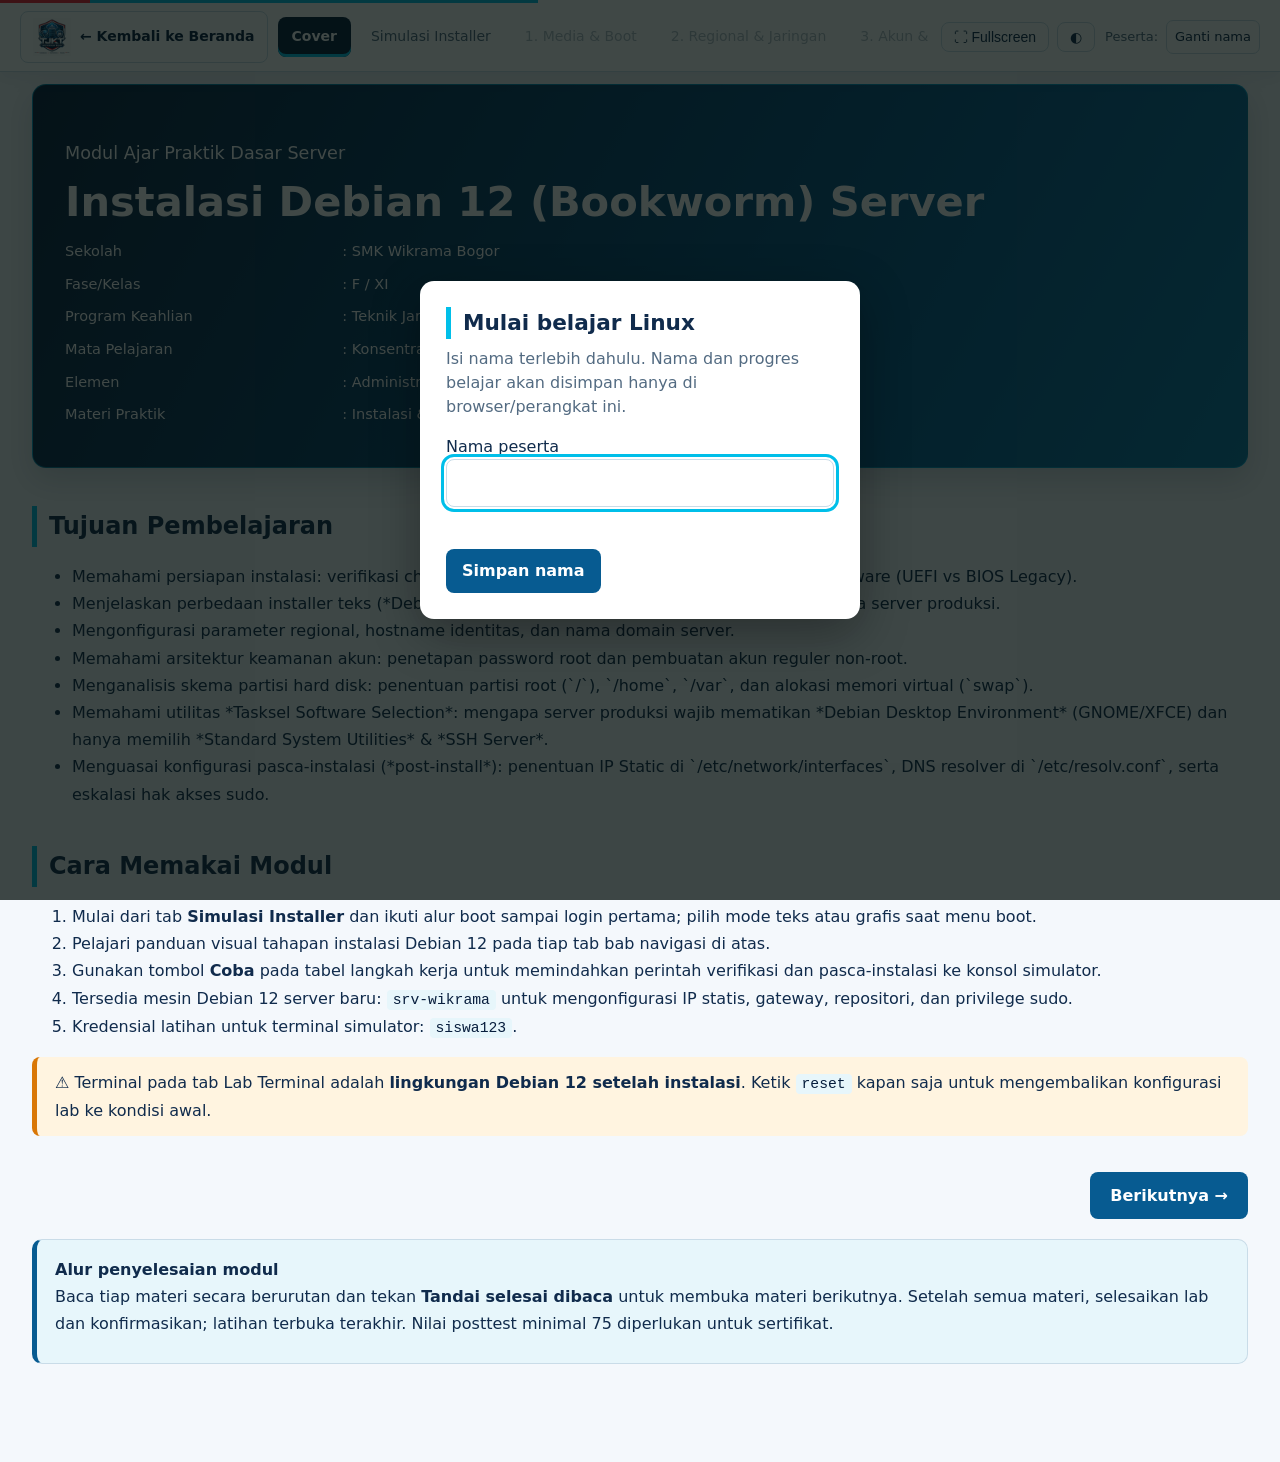
<file: instalasi.html>
<!DOCTYPE html>
<html lang="id">
<head>
<meta charset="utf-8">
<meta name="viewport" content="width=device-width, initial-scale=1, viewport-fit=cover">
<title>Modul Instalasi Debian 12 Server - SMK Wikrama Bogor</title>
<style>
:root{
  --bg:#f2f6f4;--fg:#14261f;--card:#fff;--pri:#0f766e;--acc:#dff3ef;--bd:#cfdcd6;
  --mut:#4f645b;--warn:#fff4e0;--wb:#d97706;--hd:#fff;
  box-sizing:border-box;
  padding-top:env(safe-area-inset-top,0px);
  padding-bottom:env(safe-area-inset-bottom,0px);
}
@media (prefers-color-scheme:dark){
  :root:not([data-theme="light"]){
    --bg:#0d1714;--fg:#e4efe9;--card:#15231f;--pri:#4fd1b8;--acc:#16342e;--bd:#294039;
    --mut:#9db5ab;--warn:#34260f;--wb:#f59e0b;--hd:#122019;
  }
}
:root[data-theme="dark"]{
  --bg:#0d1714;--fg:#e4efe9;--card:#15231f;--pri:#4fd1b8;--acc:#16342e;--bd:#294039;
  --mut:#9db5ab;--warn:#34260f;--wb:#f59e0b;--hd:#122019;
}
html,body{
  height:100%;
  margin:0;
  padding:0;
}
html{scroll-padding-top:calc(env(safe-area-inset-top,0px) + 64px)}
*{box-sizing:border-box}
body{
  background:var(--bg);
  color:var(--fg);
  font:16px/1.7 "Segoe UI",system-ui,-apple-system,sans-serif;
  display:flex;
  flex-direction:column;
  min-height:100vh;
}
body::before{
  content:"";position:fixed;inset:0 0 auto;
  height:env(safe-area-inset-top,0px);
  background:var(--hd);z-index:1001;
}

header{
  position:fixed;
  top:env(safe-area-inset-top,0px);
  left:0;
  right:0;
  z-index:1000;
  background:var(--hd);
  border-bottom:1px solid var(--bd);
  width:100%;
  box-shadow:0 2px 8px rgba(0,0,0,0.08);
}
#bar{height:3px;background:var(--pri);width:0;transition:width .3s}
.hw{display:flex;align-items:center;gap:10px;padding:8px 20px;max-width:100%;width:100%}
nav{display:flex;gap:6px;overflow-x:auto;flex:1;min-width:0;scrollbar-width:none}
nav::-webkit-scrollbar{display:none}
nav button{
  white-space:nowrap;border:0;background:none;color:var(--mut);
  padding:8px 14px;border-radius:8px;cursor:pointer;font:inherit;font-size:14px;
  transition:all 0.15s ease;
}
nav button:hover{background:var(--acc);color:var(--fg)}
nav button.on{background:var(--pri);color:var(--hd);font-weight:600}
button:focus-visible,input:focus-visible{outline:2px solid var(--pri);outline-offset:2px}
.actions{display:flex;gap:8px;align-items:center}
.tg{
  border:1px solid var(--bd);background:var(--card);color:var(--fg);
  border-radius:8px;padding:6px 12px;cursor:pointer;font-size:14px;
  display:inline-flex;align-items:center;justify-content:center;
  transition:background .2s;
}
.tg:hover{background:var(--acc)}
.portal-link{text-decoration:none;white-space:nowrap}

main{
  width:100%;
  max-width:100%;
  flex:1;
  margin:0 auto;
  padding:84px 32px 80px;
}
@media(max-width:768px){
  main{padding:74px 14px 60px}
  .hw{padding:6px 10px}
}

.tab{display:none}
.tab.active{display:block}

h1{font-size:2.2rem;line-height:1.2;margin:.2em 0}
h2{font-size:1.5rem;margin:1.6em 0 .4em;border-left:5px solid var(--pri);padding-left:12px}
h3{font-size:1.15rem;margin:1.3em 0 .3em;color:var(--pri)}
p,li{max-width:100%}

.cover{
  background:linear-gradient(135deg,var(--pri),#0b3b36);
  color:#fff;border-radius:14px;padding:36px 32px;margin-bottom:24px;
  box-shadow:0 4px 14px rgba(0,0,0,0.08);
}
.cover h1{font-size:2.6rem}
.cover table,.cover td,.cover tr:nth-child(even) td{
  border:0;background:none;color:#fff;padding:4px 14px 4px 0;
}
.co{
  border-left:5px solid var(--pri);background:var(--acc);padding:12px 18px;
  border-radius:8px;margin:16px 0;
}
.co.w{border-color:var(--wb);background:var(--warn)}
.tw{overflow-x:auto;margin:14px 0;border-radius:10px;border:1px solid var(--bd)}
table{border-collapse:collapse;width:100%;font-size:14.5px;background:var(--card)}
th{background:var(--pri);color:var(--hd);text-align:left;padding:10px 14px;font-weight:600}
td{padding:9px 14px;border:1px solid var(--bd);vertical-align:top}
tr:nth-child(even) td{background:var(--acc)}
code{
  font-family:ui-monospace,Consolas,monospace;font-size:.92em;
  background:var(--acc);padding:2px 6px;border-radius:4px;word-break:break-word;
}
.try{
  margin-left:8px;border:0;border-radius:6px;background:var(--pri);
  color:var(--hd);padding:4px 12px;font-size:12px;cursor:pointer;
  transition:opacity .15s;
}
.try:hover{opacity:0.85}
.nv{display:flex;justify-content:space-between;margin-top:36px;gap:12px}
.nv button,.btn{
  background:var(--pri);color:var(--hd);border:0;border-radius:8px;
  padding:10px 20px;cursor:pointer;font:inherit;font-weight:600;
  transition:filter .15s;
}
.nv button:hover,.btn:hover{filter:brightness(1.1)}
svg text{fill:currentColor;font:13px sans-serif}

#tbox{margin:20px 0 10px;width:100%}
#where{
  font-size:13.5px;color:var(--mut);display:flex;
  justify-content:space-between;align-items:center;margin-bottom:8px;
  background:var(--card);padding:8px 14px;border:1px solid var(--bd);border-radius:8px;
}
#where button{
  border:1px solid var(--bd);background:var(--card);color:var(--fg);
  border-radius:6px;padding:4px 12px;cursor:pointer;font-size:12px;
}
#where button:hover{background:var(--acc)}
#term{
  background:#0c0c0c;color:#e6e6e6;border-radius:10px;padding:16px;
  height:440px;overflow-y:auto;font:14px/1.48 ui-monospace,Consolas,monospace;
  white-space:pre-wrap;word-break:break-word;cursor:text;
  box-shadow:inset 0 2px 6px rgba(0,0,0,0.6);
  border:1px solid #232323;
}
#term .g{color:#5fd75f;font-weight:700}
#term .b{color:#6aa5ff;font-weight:700}
#term .y{color:#f59e0b;font-weight:700}
#term .r{color:#ef4444;font-weight:700}
#term .d{color:#8a8a8a}
#ln{display:flex}
#ps{white-space:pre}
#in{flex:1;min-width:40px;background:transparent;border:0;color:#fff;font:inherit;outline:none;padding:0;caret-color:#fff}

.lab{
  display:grid;
  grid-template-columns:1fr 340px;
  gap:20px;
  align-items:start;
  margin-top:10px;
}
.lab #term{height:540px}
@media(max-width:992px){
  .lab{grid-template-columns:1fr}
  .lab #term{height:440px}
}
.ms{list-style:none;padding:0;margin:0}
.ms li{
  padding:12px 14px;border:1px solid var(--bd);border-radius:8px;
  margin-bottom:8px;background:var(--card);font-size:14px;
}
.ms li.ok{background:var(--acc);border-color:var(--pri)}
.ms li.ok b::after{content:" ✔ Selesai";color:var(--pri)}
.ms details{color:var(--mut);font-size:13px;margin-top:4px}

.card{
  background:var(--card);border:1px solid var(--bd);border-radius:10px;
  padding:18px 22px;margin:16px 0;
}
.q button{
  display:block;width:100%;text-align:left;margin:6px 0;
  padding:10px 14px;border:1px solid var(--bd);border-radius:8px;
  background:var(--card);color:var(--fg);cursor:pointer;font:inherit;
  transition:background .15s;
}
.q button:hover{background:var(--acc)}
.q button.r{background:var(--acc);border-color:var(--pri);font-weight:600}
.q button.x{background:var(--warn);border-color:var(--wb)}
#debian-installer{max-width:980px;margin:18px auto;border:1px solid #54616d;border-radius:12px;overflow:hidden;background:#101820;color:#eef3f8;font:14px/1.5 ui-monospace,Consolas,monospace;box-shadow:0 12px 30px #0003}
#installer-top{display:flex;justify-content:space-between;align-items:center;gap:12px;padding:12px 16px;background:#202b36;color:#fff}
#installer-screen{min-height:320px;padding:22px;background:#08121c}
#installer-screen h2{margin:0 0 16px;border:0;padding:0;color:#9bd4ff;font:600 19px/1.4 ui-monospace,Consolas,monospace}
#installer-screen p{max-width:75ch;color:#d4dee8}
#installer-options{display:grid;gap:8px;margin:18px 0}
#installer-options button{padding:10px 12px;text-align:left;border:1px solid #56697c;border-radius:5px;background:#172534;color:#eef3f8;font:inherit;cursor:pointer}
#installer-options button.selected,#installer-options button:hover{border-color:#65bcff;background:#183c5b}
#debian-installer[data-mode="gui"] #installer-screen{background:#e8edf3;color:#17212b;border:1px solid #aeb9c4}
#debian-installer[data-mode="gui"] #installer-screen h2{color:#133e68}
#debian-installer[data-mode="gui"] #installer-screen p{color:#273746}
#debian-installer[data-mode="gui"] #installer-options button{background:#fff;color:#17212b;border-color:#aeb9c4}
#debian-installer[data-mode="gui"] #installer-options button.selected,#debian-installer[data-mode="gui"] #installer-options button:hover{background:#dcecff;border-color:#1670b8}
#debian-installer[data-mode="text"] #installer-screen{background:#000;color:#d7ffd7;border:1px solid #425642}
#debian-installer[data-mode="text"] #installer-screen h2{color:#8cff8c}
#debian-installer[data-mode="text"] #installer-screen p{color:#d7ffd7}
#debian-installer[data-mode="text"] #installer-options button{background:#080808;color:#d7ffd7;border-color:#557055}
#debian-installer[data-mode="text"] #installer-options button.selected,#debian-installer[data-mode="text"] #installer-options button:hover{background:#153315;border-color:#8cff8c}
#installer-footer{display:flex;justify-content:space-between;gap:10px;padding:12px 16px;background:#202b36}
#installer-footer button,#installer-top button{border:1px solid #93a6b8;border-radius:6px;padding:8px 12px;background:#2d4052;color:white;font:inherit;cursor:pointer}
#installer-progress{color:#c6d5e4}
.installer-note{margin-top:14px;padding:12px;border-left:4px solid var(--pri);background:var(--acc)}
@media print{
  header,.nv,#tbox,.try,.actions{display:none}
  .tab{display:block!important}
  body::before{display:none}
}
</style>
</head>
<body>
<header>
  <div id="bar"></div>
  <div class="hw">
    <a class="tg portal-link" href="index.html">← Kembali ke Beranda</a>
    <nav id="nav"></nav>
    <div class="actions">
      <button class="tg" id="btnFs" title="Toggle Layar Penuh">⛶ Fullscreen</button>
      <button class="tg" id="tg" aria-label="Ganti tema">◐</button>
    </div>
  </div>
</header>
<main>

<section class="tab active" data-title="Cover">
<div class="cover">
  <p style="font-size:1.1rem;margin-bottom:4px">Modul Ajar Praktik Dasar Server</p>
  <h1>Instalasi Debian 12 (Bookworm) Server</h1>
  <table>
    <tr><td>Sekolah</td><td>: SMK Wikrama Bogor</td></tr>
    <tr><td>Fase/Kelas</td><td>: F / XI</td></tr>
    <tr><td>Program Keahlian</td><td>: Teknik Jaringan Komputer dan Telekomunikasi</td></tr>
    <tr><td>Mata Pelajaran</td><td>: Konsentrasi Keahlian TKJ</td></tr>
    <tr><td>Elemen</td><td>: Administrasi Sistem Jaringan</td></tr>
    <tr><td>Materi Praktik</td><td>: Instalasi &amp; Konfigurasi Pasca-Instalasi Debian 12 Headless</td></tr>
  </table>
</div>
<h2>Tujuan Pembelajaran</h2>
<ul>
  <li>Memahami persiapan instalasi: verifikasi checksum ISO, media instalasi bootable, dan mode firmware (UEFI vs BIOS Legacy).</li>
  <li>Menjelaskan perbedaan installer teks (*Debian Text Mode Install*) vs GUI (*Graphical Install*) pada server produksi.</li>
  <li>Mengonfigurasi parameter regional, hostname identitas, dan nama domain server.</li>
  <li>Memahami arsitektur keamanan akun: penetapan password root dan pembuatan akun reguler non-root.</li>
  <li>Menganalisis skema partisi hard disk: penentuan partisi root (`/`), `/home`, `/var`, dan alokasi memori virtual (`swap`).</li>
  <li>Memahami utilitas *Tasksel Software Selection*: mengapa server produksi wajib mematikan *Debian Desktop Environment* (GNOME/XFCE) dan hanya memilih *Standard System Utilities* &amp; *SSH Server*.</li>
  <li>Menguasai konfigurasi pasca-instalasi (*post-install*): penentuan IP Static di `/etc/network/interfaces`, DNS resolver di `/etc/resolv.conf`, serta eskalasi hak akses sudo.</li>
</ul>
<h2>Cara Memakai Modul</h2>
<ol>
  <li>Mulai dari tab <b>Simulasi Installer</b> dan ikuti alur boot sampai login pertama; pilih mode teks atau grafis saat menu boot.</li>
  <li>Pelajari panduan visual tahapan instalasi Debian 12 pada tiap tab bab navigasi di atas.</li>
  <li>Gunakan tombol <b>Coba</b> pada tabel langkah kerja untuk memindahkan perintah verifikasi dan pasca-instalasi ke konsol simulator.</li>
  <li>Tersedia mesin Debian 12 server baru: <code>srv-wikrama</code> untuk mengonfigurasi IP statis, gateway, repositori, dan privilege sudo.</li>
  <li>Kredensial latihan untuk terminal simulator: <code>siswa123</code>.</li>
</ol>
<div class="co w">⚠️ Terminal pada tab Lab Terminal adalah <b>lingkungan Debian 12 setelah instalasi</b>. Ketik <code>reset</code> kapan saja untuk mengembalikan konfigurasi lab ke kondisi awal.</div>
</section>

<section class="tab" data-title="Simulasi Installer">
<h1>Simulasi Instalasi Debian 12 dari Boot hingga Login</h1>
<p>Alur ini menirukan urutan Debian Installer (d-i) pada ISO Debian 12 Netinst: firmware/boot menu, pengaturan regional dan jaringan, akun, partisi, APT, tasksel, GRUB, reboot, lalu login. Mode grafis dan teks menjalankan tahapan installer yang sama; perbedaannya hanya antarmuka.</p>
<div class="installer-note"><b>Catatan:</b> Ini simulasi edukatif di browser, bukan mesin virtual dan tidak mengubah komputer Anda. Hasil akhirnya dapat dilanjutkan di terminal Debian simulasi pada tab <b>Lab Terminal</b>.</div>
<div id="debian-installer" aria-live="polite">
  <div id="installer-top"><strong>Debian GNU/Linux 12 Installer</strong><span id="installer-progress"></span><button type="button" id="installer-reset">Ulangi simulasi</button></div>
  <div id="installer-screen"></div>
  <div id="installer-footer"><button type="button" id="installer-back">← Kembali</button><span id="installer-mode"></span><button type="button" id="installer-next">Lanjut →</button></div>
</div>
<p id="installer-status" class="co">Pilih mode instalasi pada menu boot. Gunakan tombol panah pada layar atau klik pilihan.</p>
</section>

<section class="tab" data-title="1. Media & Boot">
<h1>Bab 1. Persiapan Media Instalasi &amp; Metode Booting</h1>
<div class="co">🎯 <b>Tujuan:</b> Memilih berkas citra ISO yang tepat (Netinst vs DVD), membuat bootable drive, dan memahami mode boot UEFI/BIOS.</div>
<h2>Pilihan ISO Debian 12 (Bookworm)</h2>
<div class="tw">
  <table>
    <tr><th>Varian ISO</th><th>Ukuran Berkas</th><th>Kebutuhan Internet</th><th>Peruntukan Ideal</th></tr>
    <tr><td><b>Netinst (Minimal)</b></td><td>~600 MB - 750 MB</td><td>Wajib ada koneksi internet saat instalasi.</td><td>Rekomendasi server produksi; hanya mengunduh paket yang dipilih saja sehingga instalasi sangat bersih dan hemat ruang.</td></tr>
    <tr><td><b>DVD-1 (Offline)</b></td><td>~3.7 GB - 4.4 GB</td><td>Bisa tanpa internet sama sekali (offline).</td><td>Laboratorium sekolah dengan jaringan internet terbatas.</td></tr>
  </table>
</div>
<h2>Mode Firmware: UEFI vs BIOS Legacy</h2>
<svg viewBox="0 0 680 110" width="100%" height="95" role="img" aria-label="Alur Booting Server">
  <rect x="10" y="25" width="150" height="60" rx="8" fill="none" stroke="currentColor"/>
  <text x="35" y="52">Firmware (BIOS/UEFI)</text>
  <text x="45" y="70" font-size="11">Inisialisasi Hardware</text>
  <rect x="250" y="20" width="180" height="70" rx="8" fill="none" stroke="currentColor" stroke-width="2"/>
  <text x="270" y="50">Bootloader (GRUB 2)</text>
  <text x="260" y="70" font-size="11">Memuat Kernel ke RAM</text>
  <rect x="510" y="25" width="160" height="60" rx="8" fill="none" stroke="currentColor"/>
  <text x="540" y="52">Kernel Linux 6.1</text>
  <text x="545" y="70" font-size="11">Systemd (PID 1)</text>
  <line x1="160" y1="55" x2="250" y2="55" stroke="currentColor" stroke-width="2"/>
  <line x1="430" y1="55" x2="510" y2="55" stroke="currentColor" stroke-width="2"/>
</svg>
<div class="co">💡 <b>Pilihan di Menu Boot:</b> Pilih menu <b>Install</b> (mode Text / ncurses) atau <b>Graphical Install</b>. Pada hakikatnya kedua mode menghasilkan sistem operasi yang 100% sama. Untuk server, teknisi jaringan umumnya memilih mode teks karena responsif dan membutuhkan memori RAM minimal saat instalasi.</div>
</section>

<section class="tab" data-title="2. Regional & Jaringan">
<h1>Bab 2. Pengaturan Bahasa, Regional &amp; Jaringan Awal</h1>
<div class="co">🎯 <b>Tujuan:</b> Mengonfigurasi parameter lokal sistem, zona waktu, hostname identitas mesin, dan domain jaringan.</div>
<h2>Tahapan Parameter Regional</h2>
<ul>
  <li><b>Language:</b> Direkomendasikan memilih <code>English</code> untuk mencegah terjemahan istilah teknis yang rancu di terminal server.</li>
  <li><b>Country/Territory:</b> Pilih <code>other &rarr; Asia &rarr; Indonesia</code> agar format penulisan waktu dan mata uang sesuai standar nasional.</li>
  <li><b>Keymap:</b> Pilih <code>American English</code> (standar layout keyboard QWERTY yang beredar di Indonesia).</li>
</ul>
<h2>Penamaan Hostname &amp; Domain</h2>
<p>Hostname adalah nama unik komputer server ini di dalam jaringan lokal (misal: <code>srv-wikrama</code>). Domain name adalah sufiks penamaan domain internal sekolah (misal: <code>tkj.wikrama.sch.id</code> atau <code>sekolah.lan</code>).</p>
<h2>Langkah Kerja</h2>
<div data-st="b2"></div>
<h2>Praktik di Terminal</h2><div class="tslot"></div>
</section>

<section class="tab" data-title="3. Akun & Password">
<h1>Bab 3. Pengaturan Akun Root &amp; Akun Reguler</h1>
<div class="co">🎯 <b>Tujuan:</b> Memahami model keamanan akun administrator root dan pembatasan wewenang akun pengguna standar.</div>
<h2>Dua Pendekatan Konfigurasi Root di Debian 12</h2>
<div class="tw">
  <table>
    <tr><th>Pendekatan</th><th>Tindakan pada Form Installer</th><th>Konsekuensi Sistem</th></tr>
    <tr><td><b>A. Akun Root Terpisah</b></td><td>Mengisi password root pada form yang disediakan installer.</td><td>Akun root memiliki password langsung. Pengguna biasa yang dibuat berikutnya <b>tidak otomatis</b> masuk ke grup `sudo` dan harus didaftarkan manual.</td></tr>
    <tr><td><b>B. Root Terkunci (Sudo Mode)</b></td><td><b>Mengosongkan form password root</b> saat ditanya installer.</td><td>Debian otomatis menonaktifkan password langsung root, dan secara otomatis memberikan hak administratif <code>sudo</code> penuh kepada akun pengguna reguler pertama yang dibuat.</td></tr>
  </table>
</div>
<div class="co w">⚠️ <b>Aturan Keamanan:</b> Di laboratorium SMK Wikrama, gunakan kata sandi yang mudah diingat untuk latihan (misal: <code>siswa123</code>), namun di lingkungan produksi wajib menerapkan password kombinasi huruf besar, kecil, angka, dan simbol minimal 12 karakter.</div>
</section>

<section class="tab" data-title="4. Partisi Storage">
<h1>Bab 4. Skema Partisi Hard Disk (Storage)</h1>
<div class="co">🎯 <b>Tujuan:</b> Menentukan ukuran partisi sistem operasi, memahami fungsi Swap, dan memilih sistem berkas ext4.</div>
<h2>Perbandingan Metode Partisi</h2>
<div class="tw">
  <table>
    <tr><th>Metode Partisi</th><th>Kelebihan</th><th>Peruntukan</th></tr>
    <tr><td><b>Guided - use entire disk</b></td><td>Otomatis, cepat, dan minim risiko kesalahan pemula. Installer membuat partisi root dan swap secara proporsional.</td><td>Lab virtual (VirtualBox / Proxmox) dan server tunggal pemula.</td></tr>
    <tr><td><b>Guided - with LVM</b></td><td>Menggunakan Logical Volume Manager: kapasitas partisi dapat diperbesar atau diperkecil secara fleksibel tanpa reboot.</td><td>Server produksi korporasi.</td></tr>
    <tr><td><b>Manual Partitioning</b></td><td>Administrator menentukan sendiri ukuran mount point `/`, `/home`, `/var`, `/tmp`.</td><td>Server dengan kebutuhan isolasi data ketat (misal memisahkan log di partisi terpisah).</td></tr>
  </table>
</div>
<h2>Struktur Partisi Sederhana Rekomendasi Lab</h2>
<div class="tw">
  <table>
    <tr><th>Mount Point</th><th>Tipe Sistem Berkas</th><th>Ukuran yang Dianjurkan</th><th>Fungsi</th></tr>
    <tr><td><code>/</code> (Root)</td><td>ext4</td><td>Sisa kapasitas terbesar (misal: 20 GB - 100 GB)</td><td>Tempat kernel, binary sistem, dan berkas konfigurasi `/etc`.</td></tr>
    <tr><td><code>swap</code></td><td>swap area</td><td>1x atau 2x kapasitas RAM fisik (misal: 2 GB)</td><td>Memori cadangan virtual di hard disk saat kapasitas RAM fisik penuh.</td></tr>
    <tr><td><code>/boot/efi</code></td><td>FAT32 (vfat)</td><td>~512 MB (hanya pada mode UEFI)</td><td>Menyimpan file bootloader EFI.</td></tr>
  </table>
</div>
<h2>Langkah Kerja</h2>
<div data-st="b4"></div>
<h2>Praktik di Terminal</h2><div class="tslot"></div>
</section>

<section class="tab" data-title="5. Tasksel & Paket">
<h1>Bab 5. Tasksel &amp; Pemilihan Paket Perangkat Lunak</h1>
<div class="co">🎯 <b>Tujuan:</b> Menghemat sumber daya RAM dan meningkatkan kestabilan server dengan memilih instalasi headless (*tanpa GUI desktop*).</div>
<h2>Mengapa Server Wajib Tanpa GUI?</h2>
<p>Pada langkah <i>Software selection (tasksel)</i>, installer menampilkan daftar paket yang ingin dipasang:</p>
<pre style="background:var(--card);border:1px solid var(--bd);padding:14px;border-radius:8px;font-family:monospace;font-size:13.5px">
[ ] Debian desktop environment
[ ] ... GNOME
[ ] ... XFCE
[ ] Web server
[*] SSH server
[*] standard system utilities
</pre>
<div class="tw">
  <table>
    <tr><th>Pilihan Komponen</th><th>Tindakan Installer</th><th>Alasan Teknis untuk Server</th></tr>
    <tr><td><b>Debian desktop environment (GNOME/XFCE)</b></td><td><b>HILANGKAN TANDA BINTANG (Spasi)</b></td><td>GUI memakan RAM 800 MB - 1.5 GB dan CPU secara sia-sia. Server headless tanpa GUI hanya memakan RAM ~120 MB saat idle!</td></tr>
    <tr><td><b>SSH server</b></td><td><b>CENTANG [*]</b></td><td>Memungkinkan server langsung dapat dikelola secara remote dari laptop siswa setelah reboot pertama.</td></tr>
    <tr><td><b>Standard system utilities</b></td><td><b>CENTANG [*]</b></td><td>Menyediakan perkakas esensial terminal (man, tar, bash-completion, less).</td></tr>
  </table>
</div>
<h2>Langkah Kerja</h2>
<div data-st="b5"></div>
<h2>Praktik di Terminal</h2><div class="tslot"></div>
</section>

<section class="tab" data-title="6. Bootloader GRUB">
<h1>Bab 6. Pemasangan Bootloader GRUB 2</h1>
<div class="co">🎯 <b>Tujuan:</b> Memasang bootloader GRUB pada disk utama agar server dapat melakukan proses booting secara mandiri.</div>
<h2>Peran GRUB 2 (Grand Unified Bootloader)</h2>
<p><b>GRUB 2</b> adalah program pertama yang dieksekusi oleh firmware komputer saat mesin dinyalakan. GRUB bertugas menampilkan menu pilihan sistem operasi, memuat kernel Linux (<code>vmlinuz</code>) dan berkas <code>initrd</code> ke dalam memori RAM, lalu menyerahkan kontrol sistem sepenuhnya kepada kernel.</p>
<h2>Menentukan Target Device</h2>
<div class="tw">
  <table>
    <tr><th>Pilihan Installer</th><th>Target Penulisan</th><th>Keterangan</th></tr>
    <tr><td><code>Install the GRUB boot loader to your primary drive?</code></td><td>Pilih <b>Yes</b></td><td>Memastikan bootloader terpasang di disk utama.</td></tr>
    <tr><td><code>Device for boot loader installation:</code></td><td>Pilih <b>/dev/sda</b> atau <b>/dev/vda</b> (Bukan enter manually!)</td><td>Pilih nama perangkat hard disk fisik secara eksplisit, bukan pada partisi (`/dev/sda1`).</td></tr>
  </table>
</div>
<div class="co">💡 Setelah GRUB selesai dipasang, installer akan meminta kamu mencabut flashdisk instalasi atau me-release ISO virtual CD-ROM, lalu menekan <b>Continue</b> untuk me-reboot mesin masuk ke Debian 12 pertama kali.</div>
</section>

<section class="tab" data-title="7. Pasca-Instalasi">
<h1>Bab 7. Konfigurasi Pasca-Instalasi (Post-Install)</h1>
<div class="co">🎯 <b>Tujuan:</b> Menetapkan pengalamatan IP Static di `/etc/network/interfaces`, mengatur DNS nameserver, dan mendaftarkan hak akses sudo.</div>
<h2>Tiga Langkah Wajib Administrator Pasca-Instalasi</h2>
<div class="tw">
  <table>
    <tr><th>Tugas Administrator</th><th>Berkas / Perintah Kunci</th><th>Tujuan Operasional</th></tr>
    <tr><td><b>1. Konfigurasi IP Statis</b></td><td><code>/etc/network/interfaces</code></td><td>Server tidak boleh berganti-ganti alamat IP agar klien dapat mengakses layanan jaringan secara konsisten.</td></tr>
    <tr><td><b>2. DNS Resolver</b></td><td><code>/etc/resolv.conf</code></td><td>Mendaftarkan IP DNS Server (Gateway/Google) agar server dapat menerjemahkan nama domain saat unduh paket.</td></tr>
    <tr><td><b>3. Hak Akses Sudo</b></td><td><code>usermod -aG sudo [user]</code></td><td>Memberi hak eskalasi root pada akun siswa agar tidak perlu login sebagai root langsung.</td></tr>
  </table>
</div>
<h2>Sintaks `/etc/network/interfaces` untuk IP Statis</h2>
<pre style="background:var(--card);border:1px solid var(--bd);padding:14px;border-radius:8px;font-family:monospace;font-size:13.5px">
auto eth0
iface eth0 inet static
    address 10.0.0.20/24
    gateway 10.0.0.1
</pre>
<h2>Langkah Kerja</h2>
<div data-st="b7"></div>
<h2>Praktik di Terminal</h2><div class="tslot"></div>
</section>

<section class="tab" data-title="Lab Terminal">
<h1>Lab Terminal Pasca-Instalasi Debian 12</h1>
<p id="lab-intro">Selesaikan 6 misi administrasi pasca-instalasi di bawah ini pada server <code>srv-wikrama</code>. Konfigurasikan IP statis, gateway, nameserver, dan verifikasi hak sudo. Kredensial latihan: <code>siswa123</code>.</p>
<div class="lab">
  <div class="tslot"></div>
  <div>
    <h3 style="margin-top:0">Daftar Misi Mandiri</h3>
    <ul class="ms" id="ms"></ul>
  </div>
</div>
</section>

<section class="tab" data-title="Latihan">
<h1>Latihan Soal &amp; Rangkuman</h1>
<div id="quiz"></div>
<h2>Rangkuman Inti</h2>
<ul>
  <li>Debian 12 Netinst adalah media instalasi paling ideal untuk server karena menghasilkan instalasi minimalis dan stabil.</li>
  <li>Server jaringan wajib diinstal dalam mode <b>Headless (tanpa desktop environment)</b> untuk memaksimalkan efisiensi RAM dan stabilitas 24/7.</li>
  <li>Mengosongkan form password root saat instalasi secara otomatis akan mengaktifkan wewenang <code>sudo</code> pada akun pengguna pertama.</li>
  <li>Skema partisi server minimal menyertakan partisi sistem root (<code>/</code>) dengan format <b>ext4</b> dan area memori virtual <b>swap</b>.</li>
  <li>Bootloader GRUB 2 harus dituliskan langsung pada perangkat disk utama (seperti <code>/dev/sda</code> atau <code>/dev/vda</code>).</li>
  <li>Tiga konfigurasi krusial pasca-instalasi: alamat IP statis di <code>/etc/network/interfaces</code>, DNS nameserver di <code>/etc/resolv.conf</code>, dan repositori APT resmi di <code>/etc/apt/sources.list</code>.</li>
</ul>
</section>

<!-- Terminal Simulator Widget -->
<div id="tbox">
  <div id="where">
    <span></span>
    <button id="rs" title="Kembalikan terminal ke kondisi semula">⟲ Reset Lab</button>
  </div>
  <div id="term">
    <div id="log"></div>
    <div id="ln">
      <span id="ps"></span>
      <input id="in" autocomplete="off" autocapitalize="off" autocorrect="off" spellcheck="false" aria-label="Terminal Input">
    </div>
  </div>
</div>
</main>

<script src="local-progress.js"></script>
<script>
const ST = {
  b2: [
    ['Periksa konfigurasi hostname mesin saat ini', [['hostname', 'Melihat nama host komputer aktif.'], ['cat /etc/hostname', 'Membaca berkas identitas hostname server.']]],
    ['Periksa alamat IP dan antarmuka saat ini (DHCP)', [['ip a', 'Melihat interface jaringan (eth0) yang masih mendapatkan IP dinamis sementara.']]]
  ],
  b4: [
    ['Periksa struktur tabel partisi hard disk', [['lsblk', 'Melihat daftar blok disk (/dev/sda), partisi root (/dev/sda1), dan swap (/dev/sda2).']]],
    ['Periksa kapasitas partisi yang ter-mount', [['df -h', 'Memeriksa penggunaan ruang penyimpanan pada mount point root (/).']]]
  ],
  b5: [
    ['Periksa penggunaan memori RAM server headless tanpa GUI', [['free -h', 'Perhatikan konsumsi RAM server Debian 12 headless sangat hemat (~120 MB - 180 MB)!']]],
    ['Periksa service SSH yang terpasang dari tasksel', [['systemctl status ssh', 'Memastikan OpenSSH server langsung aktif setelah instalasi selesai.']]]
  ],
  b7: [
    ['Konfigurasi IP Statis pada berkas interfaces', [['echo -e "auto eth0\\niface eth0 inet static\\n    address 10.0.0.20/24\\n    gateway 10.0.0.1" | sudo tee /etc/network/interfaces', 'Menuliskan konfigurasi IP statis 10.0.0.20/24 dengan gateway 10.0.0.1.']]],
    ['Terapkan konfigurasi jaringan baru', [['sudo systemctl restart networking', 'Menyalakan ulang daemon networking untuk menerapkan IP statis.'], ['ip a', 'Memverifikasi bahwa eth0 sekarang telah menggunakan IP statis 10.0.0.20/24.']]],
    ['Konfigurasi DNS Nameserver', [['echo -e "nameserver 10.0.0.1\\nnameserver 8.8.8.8" | sudo tee /etc/resolv.conf', 'Menentukan server DNS untuk menerjemahkan nama domain ke IP.']]],
    ['Masukkan user siswa ke grup sudo', [['sudo usermod -aG sudo siswa', 'Memberikan wewenang administratif sudo kepada pengguna reguler siswa.'], ['id siswa', 'Memverifikasi keanggotaan grup siswa sudah memiliki grup (27)sudo.']]],
    ['Uji koneksi jaringan dengan ping gateway', [['ping -c 3 10.0.0.1', 'Menguji konektivitas ke router gateway sekolah.']]]
  ]
};

const tabs = Array.from(document.querySelectorAll('.tab'));
const nav = document.getElementById('nav');
const TB = document.getElementById('tbox');

function show(i) {
  if (!window.ASJ.canOpenTab(i)) { window.ASJ.notifyLocked(i); return; }
  tabs.forEach((t, k) => {
    if (k === i) t.classList.add('active');
    else t.classList.remove('active');
  });

  const navBtns = nav.querySelectorAll('button');
  navBtns.forEach((b, k) => {
    b.classList.toggle('on', k === i);
  });

  const bar = document.getElementById('bar');
  if (bar) bar.style.width = (i / (tabs.length - 1) * 100) + '%';

  const currentTab = tabs[i];
  const sl = currentTab.querySelector('.tslot');
  if (sl) {
    sl.appendChild(TB);
    TB.style.display = 'block';
  } else if (currentTab.dataset.title === 'Cover' || currentTab.dataset.title === 'Simulasi Installer' || currentTab.dataset.title === '1. Persiapan & Media' || currentTab.dataset.title === '3. Akun & Password' || currentTab.dataset.title === '6. Bootloader GRUB' || currentTab.dataset.title === 'Latihan') {
    TB.style.display = 'none';
  } else {
    currentTab.appendChild(TB);
    TB.style.display = 'block';
  }
  window.scrollTo(0, 0);
  window.ASJ.setActiveTab(i);
}

nav.innerHTML = '';
tabs.forEach((t, k) => {
  const b = document.createElement('button');
  b.textContent = t.dataset.title;
  b.onclick = () => show(k);
  nav.appendChild(b);

  const oldNv = t.querySelector('.nv');
  if (oldNv) oldNv.remove();

  const d = document.createElement('div');
  d.className = 'nv';

  const prevBtn = k > 0 ? '<button class="btn-prev">← Sebelumnya</button>' : '<div></div>';
  const nextBtn = k < tabs.length - 1 ? '<button class="btn-next">Berikutnya →</button>' : '<div></div>';

  d.innerHTML = prevBtn + nextBtn;
  if (k > 0) d.querySelector('.btn-prev').onclick = () => show(k - 1);
  if (k < tabs.length - 1) d.querySelector('.btn-next').onclick = () => show(k + 1);
  t.appendChild(d);
});

document.getElementById('tg').onclick = () => {
  const r = document.documentElement;
  const isDark = r.dataset.theme ? r.dataset.theme === 'dark' : matchMedia('(prefers-color-scheme:dark)').matches;
  r.dataset.theme = isDark ? 'light' : 'dark';
};

const btnFs = document.getElementById('btnFs');
btnFs.onclick = () => {
  if (!document.fullscreenElement) {
    document.documentElement.requestFullscreen().catch(() => {});
    btnFs.textContent = '✕ Exit Full';
  } else {
    if (document.exitFullscreen) document.exitFullscreen();
    btnFs.textContent = '⛶ Fullscreen';
  }
};
document.addEventListener('fullscreenchange', () => {
  if (!document.fullscreenElement) btnFs.textContent = '⛶ Fullscreen';
});

const $ = s => document.querySelector(s);
const T = $('#term');
const LOG = $('#log');
const LN = $('#ln');
const I = $('#in');
const PS = $('#ps');

document.querySelectorAll('[data-st]').forEach(el => {
  let k = 0;
  const list = ST[el.dataset.st];
  if (!list) return;
  list.forEach(([t, rows, n]) => {
    k++;
    const h = document.createElement('h3');
    h.textContent = 'Langkah ' + k + '. ' + t;
    const w = document.createElement('div');
    w.className = 'tw';
    const tb = document.createElement('table');
    tb.innerHTML = '<tr><th style="width:40%">Perintah</th><th>Fungsi</th></tr>';
    rows.forEach(([c, f]) => {
      const tr = tb.insertRow();
      const a = tr.insertCell();
      const b = tr.insertCell();
      const cd = document.createElement('code');
      cd.textContent = c;
      a.appendChild(cd);
      const bt = document.createElement('button');
      bt.className = 'try';
      bt.textContent = 'Coba';
      bt.onclick = () => {
        I.value = c;
        I.scrollIntoView({ block: 'center', behavior: 'smooth' });
        I.focus();
      };
      a.appendChild(bt);
      b.textContent = f;
    });
    w.appendChild(tb);
    el.append(h, w);
    if (n) {
      const p = document.createElement('p');
      p.className = 'co';
      p.textContent = n;
      el.appendChild(p);
    }
  });
});

const CMDS = 'help clear reset ls cd pwd cat mkdir touch rm cp chmod chown echo sed grep tail head whoami hostname hostnamectl id date uname uptime ps ip ping sudo apt systemctl lsblk df free tee exit'.split(' ');

let S, stack, D, clk, ec, hist = [], hi = 0, pend = null, busy = 0;

const home = u => u === 'root' ? '/root' : '/home/' + u;
const canWu = (u, p) => u === 'root' || p === '/tmp' || p.startsWith('/tmp/') || p.startsWith('/home/' + u + '/');
const esc = t => t.replace(/[&<>]/g, c => ({ '&': '&amp;', '<': '&lt;', '>': '&gt;' }[c]));
const pad = n => String(n).padStart(2, '0');
const ts = () => { clk++; return '2026-10-19 14:' + pad(Math.floor(clk / 60) % 60) + ':' + pad(clk % 60); };

function ab(s, p) {
  if (p === '~' || p.startsWith('~/')) p = home(s.u) + p.slice(1);
  if (p[0] !== '/') p = (s.cwd === '/' ? '' : s.cwd) + '/' + p;
  const o = [];
  p.split('/').forEach(x => {
    if (x === '' || x === '.') return;
    if (x === '..') o.pop();
    else o.push(x);
  });
  return '/' + o.join('/');
}

const kids = (s, P) => {
  const b = P === '/' ? '/' : P + '/';
  return Object.keys(s.fs).filter(k => k !== P && k.startsWith(b) && !k.slice(b.length).includes('/')).map(k => k.split('/').pop()).sort();
};
const mstr = m => [...m].map(c => 'rwx'.split('').map((x, i) => (c >> (2 - i) & 1) ? x : '-').join('')).join('');

function mkhost(h) {
  const fs = {};
  ['/', '/home', '/home/siswa', '/etc', '/etc/network', '/etc/apt', '/var', '/var/log', '/tmp', '/usr', '/srv', '/root', '/bin', '/sbin'].forEach(p => {
    fs[p] = { d: 1, m: p === '/tmp' ? '777' : '755', o: p === '/home/siswa' ? 'siswa' : 'root', g: p === '/home/siswa' ? 'siswa' : 'root' };
  });
  fs['/etc/hostname'] = { c: h + '\n', m: '644', o: 'root', g: 'root' };
  fs['/etc/network/interfaces'] = {
    c: `# This file describes the network interfaces available on your system\n# and how to activate them. For more information, see interfaces(5).\n\nsource /etc/network/interfaces.d/*\n\n# The loopback network interface\nauto lo\niface lo inet loopback\n\n# The primary network interface (DHCP)\nallow-hotplug eth0\niface eth0 inet dhcp\n`,
    m: '644', o: 'root', g: 'root'
  };
  fs['/etc/resolv.conf'] = {
    c: `# Generated by NetworkManager\nnameserver 192.168.1.1\n`,
    m: '644', o: 'root', g: 'root'
  };
  fs['/etc/apt/sources.list'] = {
    c: `deb http://deb.debian.org/debian bookworm main non-free-firmware\ndeb http://security.debian.org/debian-security bookworm-security main non-free-firmware\ndeb http://deb.debian.org/debian bookworm-updates main non-free-firmware\n`,
    m: '644', o: 'root', g: 'root'
  };

  return {
    name: h, ip: '10.0.0.150', u: 'siswa', cwd: '/home/siswa', fs,
    isStaticConfigured: false,
    networkingRestarted: false,
    dnsConfigured: false,
    sudoConfigured: false,
    pingTested: false
  };
}

function init() {
  S = {
    'srv-wikrama': mkhost('srv-wikrama')
  };

  clk = 100;
  stack = [{ h: 'srv-wikrama' }];
  D = {};
  LOG.innerHTML = '';
  pend = null;
  busy = 0;

  out('Debian GNU/Linux 12 (bookworm) - Simulasi Post-Installation Server');
  out('Ketik help untuk daftar perintah. Password latihan: siswa123', 'd');
  rm();
  setPs();
}

const host = () => stack[stack.length - 1].h;

function out(t, c) {
  const d = document.createElement('div');
  if (c) d.className = c;
  d.textContent = t;
  LOG.appendChild(d);
  T.scrollTop = T.scrollHeight;
}
function outH(h) {
  const d = document.createElement('div');
  d.innerHTML = h;
  LOG.appendChild(d);
  T.scrollTop = T.scrollHeight;
}

function pshtml() {
  const s = S[host()], hm = home(s.u), c = s.cwd, p = c === hm ? '~' : c.startsWith(hm + '/') ? '~' + c.slice(hm.length) : c;
  return '<span class="g">' + s.u + '@' + host() + '</span>:<span class="b">' + p + '</span>' + (s.u === 'root' ? '#' : '$') + ' ';
}

function setPs() {
  PS.innerHTML = pshtml();
  $('#where span').textContent = 'Server: ' + host() + ' (' + S[host()].ip + ')';
  LN.style.display = (busy && !pend) ? 'none' : 'flex';
}

const M = [
  ['Inspeksi Partisi Storage Pasca-Instalasi',
   'lsblk dan df -h',
   'Memverifikasi partisi root (ext4) dan swap hasil instalasi.',
   () => S[host()].fsChecked === true],

  ['Konfigurasi IP Statis di /etc/network/interfaces',
   'echo -e "auto eth0\\niface eth0 inet static\\n    address 10.0.0.20/24\\n    gateway 10.0.0.1" | sudo tee /etc/network/interfaces',
   'Menjamin alamat IP server tidak berubah-ubah saat reboot.',
   () => {
     const c = (S[host()].fs['/etc/network/interfaces'] || {}).c || '';
     return c.includes('inet static') && c.includes('10.0.0.20/24');
   }],

  ['Restart Service Networking & Verifikasi IP Baru',
   'sudo systemctl restart networking dan ip a',
   'Mengaktifkan konfigurasi antarmuka jaringan statis.',
   () => S[host()].networkingRestarted && S[host()].ip === '10.0.0.20'],

  ['Konfigurasi DNS Nameserver di /etc/resolv.conf',
   'echo -e "nameserver 10.0.0.1\\nnameserver 8.8.8.8" | sudo tee /etc/resolv.conf',
   'Menetapkan resolver DNS agar server dapat menerjemahkan domain internet.',
   () => {
     const c = (S[host()].fs['/etc/resolv.conf'] || {}).c || '';
     return c.includes('nameserver') && (c.includes('10.0.0.1') || c.includes('8.8.8.8'));
   }],

  ['Eskalasi Wewenang Sudo untuk Pengguna Siswa',
   'sudo usermod -aG sudo siswa lalu cek dengan id siswa',
   'Memungkinkan user non-root menjalankan administrasi sistem.',
   () => S[host()].sudoConfigured === true],

  ['Uji Konektivitas Jaringan Gateway',
   'ping -c 3 10.0.0.1',
   'Memastikan rute keluar ke default gateway telah berfungsi normal.',
   () => S[host()].pingTested === true]
];

function rm() {
  const u = $('#ms');
  u.innerHTML = '';
  M.forEach((m, k) => {
    const l = document.createElement('li');
    l.id = 'm' + k;
    const title = k === 4 ? 'Eskalasi Wewenang Sudo untuk Pengguna ' + S[host()].u : m[0];
    const hint = k === 4 ? 'sudo usermod -aG sudo ' + S[host()].u + ' lalu cek dengan id ' + S[host()].u : m[1];
    l.innerHTML = '<b>Misi ' + (k + 1) + ': ' + title + '</b><details><summary>Petunjuk</summary>' + hint + '<br><i>Mengapa: ' + m[2] + '</i></details>';
    u.appendChild(l);
  });
}
const chk = () => M.forEach((m, k) => {
  if (!D[k] && m[3]()) D[k] = 1;
  $('#m' + k).classList.toggle('ok', !!D[k]);
});

function rd(s, p, sd) {
  let P = ab(s, p);
  const n = s.fs[P];
  if (!n) return { e: 'No such file or directory' };
  if (n.l) { P = n.l; return rd(s, P, sd); }
  if (n.d) return { e: 'Is a directory' };
  if (n.m === '000' && !sd) return { e: 'Permission denied' };
  return { c: n.c };
}
function wr(s, P, c, sd) {
  const owner = sd ? 'root' : s.u;
  const grp = sd ? 'root' : s.u;
  if (s.fs[P] && !s.fs[P].d) s.fs[P].c = c;
  else s.fs[P] = { c, m: '644', o: owner, g: grp };
}

function tok(l) {
  const r = [], re = /"([^"]*)"|'([^']*)'|(>>|>|<|\||&&|[^\s|<>&"']+)/g;
  let m;
  while ((m = re.exec(l))) {
    if (m[1] !== undefined) r.push({ v: m[1], q: 1 });
    else if (m[2] !== undefined) r.push({ v: m[2], q: 1 });
    else r.push({ v: m[3], q: 0 });
  }
  return r;
}

async function run(line) {
  const tk = tok(line);
  if (!tk.length) return;
  const segs = [[]];
  tk.forEach(t => (!t.q && t.v === '&&') ? segs.push([]) : segs[segs.length - 1].push(t));

  for (let q = 0; q < segs.length; q++) {
    if (q && ec) break;
    ec = 0;
    const st = [[]];
    segs[q].forEach(t => (!t.q && t.v === '|') ? st.push([]) : st[st.length - 1].push(t));
    let inp = null;

    for (let i = 0; i < st.length; i++) {
      const a = [];
      let rdIn = null, rdOut = null;
      const tsArr = st[i];

      for (let j = 0; j < tsArr.length; j++) {
        const t = tsArr[j];
        if (!t.q && (t.v === '>' || t.v === '>>')) {
          rdOut = { ap: t.v === '>>', f: (tsArr[++j] || {}).v };
        } else if (!t.q && t.v === '<') {
          rdIn = { f: (tsArr[++j] || {}).v };
        } else {
          a.push(t.v);
        }
      }
      if (!a.length) continue;

      if (rdIn && rdIn.f) {
        const s = S[host()];
        const pIn = rd(s, rdIn.f, 0);
        if (pIn.e) {
          out('bash: ' + rdIn.f + ': ' + pIn.e);
          ec = 1;
          continue;
        }
        inp = pIn.c;
      }

      const last = i === st.length - 1;
      const buf = [];
      const o = m => { (last && !rdOut) ? out(m) : buf.push(m); };

      await exec(a, inp, o, 0);

      if (rdOut && rdOut.f) {
        const s = S[host()], P = ab(s, rdOut.f), par = P.replace(/\/[^/]*$/, '') || '/';
        if (!s.fs[par]) {
          out('bash: ' + rdOut.f + ': No such file or directory');
          ec = 1;
        } else if (!canWu(s.u, P)) {
          out('bash: ' + rdOut.f + ': Permission denied');
          ec = 1;
        } else {
          const old = s.fs[P];
          wr(s, P, (rdOut.ap && old ? old.c : '') + buf.join('\n') + '\n', 0);
        }
      }
      inp = buf.join('\n');
    }
  }
}

async function exec(a, inp, o, sd) {
  const h = host(), s = S[h], x = a[0], r = a.slice(1), e = m => { o(m); ec = 1; };

  switch (x) {
  case 'sudo':
    if (r.length < 1) { e('usage: sudo command'); break; }
    return exec(r, inp, o, 1);

  case 'help':
    o('Perintah Instalasi & Setup Lab: ' + CMDS.join(' ') + '\nReset lab: ketik reset');
    break;

  case 'clear':
    LOG.innerHTML = '';
    break;

  case 'reset':
    init();
    return;

  case 'whoami': o(sd ? 'root' : s.u); break;
  case 'hostname': o(h); break;
  case 'hostnamectl':
    o(`   Static hostname: ${h}
         Icon name: computer-vm
           Chassis: vm 🖴
        Machine ID: e81b2298c47b4d1396f9a0846200219c
           Boot ID: 312c9840f1a24d86b71f92e9aa3e8471
    Virtualization: kvm
  Operating System: Debian GNU/Linux 12 (bookworm)
            Kernel: Linux 6.1.0-21-amd64
      Architecture: x86-64`);
    break;

  case 'date': o('Mon Oct 19 14:15:00 WIB 2026'); break;
  case 'pwd': o(s.cwd); break;
  case 'uname':
    o(r.includes('-a')
      ? 'Linux ' + h + ' 6.1.0-21-amd64 #1 SMP PREEMPT_DYNAMIC Debian 6.1.90-1 (2024-05-03) x86_64 GNU/Linux'
      : r.includes('-r') ? '6.1.0-21-amd64' : 'Linux');
    break;
  case 'uptime': o(' 14:30:00 up 15 min, 1 user, load average: 0.02, 0.04, 0.01'); break;
  case 'ps': o('    PID TTY          TIME CMD\n      1 ?        00:00:02 systemd\n    412 tty1     00:00:00 bash\n    527 tty1     00:00:00 ps'); break;
  case 'clear': LOG.replaceChildren(); break;

  case 'lsblk':
    s.fsChecked = true;
    o(`NAME   MAJ:MIN RM  SIZE RO TYPE MOUNTPOINTS
sda      8:0    0   50G  0 disk 
├─sda1   8:1    0   48G  0 part /
└─sda2   8:2    0    2G  0 part [SWAP]
sr0     11:0    1 1024M  0 rom  `);
    break;

  case 'df':
    s.fsChecked = true;
    o(`Filesystem     Type      Size  Used Avail Use% Mounted on
udev           devtmpfs  1.9G     0  1.9G   0% /dev
/dev/sda1      ext4       48G  2.4G   43G   6% /
tmpfs          tmpfs     386M  840K  385M   1% /run`);
    break;

  case 'free':
    o(`               total        used        free      shared  buff/cache   available
Mem:           3.8Gi       142Mi       3.2Gi        12Mi       450Mi       3.5Gi
Swap:          2.0Gi          0B       2.0Gi`);
    break;

  case 'ip':
    if (r[0] === 'a' || r[0] === 'addr') {
      const isStatic = s.ip === '10.0.0.20';
      o(`1: lo: <LOOPBACK,UP,LOWER_UP> mtu 65536 qdisc noqueue state UNKNOWN group default qlen 1000
    inet 127.0.0.1/8 scope host lo
2: eth0: <BROADCAST,MULTICAST,UP,LOWER_UP> mtu 1500 qdisc fq_codel state UP group default qlen 1000
    inet ${s.ip}/24 brd 10.0.0.255 scope global ${isStatic ? '' : 'dynamic '}eth0`);
    } else if (r[0] === 'route' || r[0] === 'r') {
      o(`default via 10.0.0.1 dev eth0 onlink
10.0.0.0/24 dev eth0 proto kernel scope link src ${s.ip}`);
    } else {
      o(`eth0: ${s.ip}/24`);
    }
    break;

  case 'ping': {
    const target = r.find(z => z[0] !== '-' && !/^\d+$/.test(z));
    if (!target) { e('ping: usage error: Destination address required'); break; }
    s.pingTested = true;
    o(`PING ${target} (${target === 'debian.org' ? '151.101.130.132' : target}) 56(84) bytes of data.
64 bytes from ${target}: icmp_seq=1 ttl=64 time=0.42 ms
64 bytes from ${target}: icmp_seq=2 ttl=64 time=0.38 ms
64 bytes from ${target}: icmp_seq=3 ttl=64 time=0.35 ms

--- ${target} ping statistics ---
3 packets transmitted, 3 received, 0% packet loss, time 2003ms
rtt min/avg/max/mdev = 0.350/0.383/0.420/0.035 ms`);
    break;
  }

  case 'echo': {
    let t = r.slice(); const en = t[0] === '-e'; if (en) t.shift();
    let z = t.join(' '); if (en) z = z.replace(/\\n/g, '\n').replace(/\\t/g, '\t').replace(/\\"/g, '"');
    o(z);
    break;
  }

  case 'tee': {
    const ap = r.includes('-a'), p = r.find(z => z[0] !== '-'); if (!p) break;
    const P = ab(s, p); if (!sd && !canWu(s.u, P)) { e('tee: ' + p + ': Permission denied'); break; }
    const old = s.fs[P]; wr(s, P, (ap && old ? old.c : '') + (inp || '') + '\n', sd); o(inp || '');
    break;
  }

  case 'cat': {
    if (!r.length && inp != null) { o(inp); break; }
    for (const p of r) {
      const t = rd(s, p, sd);
      if (t.e) e('cat: ' + p + ': ' + t.e); else o(t.c.replace(/\n$/, ''));
    }
    break;
  }

  case 'mkdir': {
    const parents = r.includes('-p');
    for (const path of r.filter(value => !value.startsWith('-'))) {
      const target = ab(s, path);
      if (s.fs[target]) {
        if (!parents) e("mkdir: cannot create directory '" + path + "': File exists");
        continue;
      }
      if (!sd && !canWu(s.u, target)) { e("mkdir: cannot create directory '" + path + "': Permission denied"); continue; }
      const parent = target.replace(/\/[^/]*$/, '') || '/';
      if (!s.fs[parent] && !parents) { e("mkdir: cannot create directory '" + path + "': No such file or directory"); continue; }
      if (parents) {
        let current = '';
        target.split('/').filter(Boolean).forEach(part => {
          current += '/' + part;
          if (!s.fs[current]) s.fs[current] = { d: 1, m: '755', o: sd ? 'root' : s.u, g: sd ? 'root' : s.u };
        });
      } else {
        s.fs[target] = { d: 1, m: '755', o: sd ? 'root' : s.u, g: sd ? 'root' : s.u };
      }
    }
    break;
  }

  case 'touch':
    for (const path of r) {
      const target = ab(s, path);
      if (s.fs[target]) continue;
      const parent = target.replace(/\/[^/]*$/, '') || '/';
      if (!s.fs[parent] || !canWu(s.u, target) && !sd) { e("touch: cannot touch '" + path + "': Permission denied"); continue; }
      s.fs[target] = { c: '', m: '644', o: sd ? 'root' : s.u, g: sd ? 'root' : s.u };
    }
    break;

  case 'rm': {
    const recursive = r.some(value => /^-.*[rR]/.test(value));
    for (const path of r.filter(value => !value.startsWith('-'))) {
      const target = ab(s, path), node = s.fs[target];
      if (!node) { e("rm: cannot remove '" + path + "': No such file or directory"); continue; }
      if (node.d && !recursive) { e("rm: cannot remove '" + path + "': Is a directory"); continue; }
      if (!sd && !canWu(s.u, target)) { e("rm: cannot remove '" + path + "': Permission denied"); continue; }
      Object.keys(s.fs).filter(key => key === target || key.startsWith(target + '/')).forEach(key => delete s.fs[key]);
    }
    break;
  }

  case 'cp': {
    const paths = r.filter(value => !value.startsWith('-'));
    if (paths.length < 2) { e('cp: missing file operand'); break; }
    const source = ab(s, paths[0]), target = ab(s, paths[1]), node = s.fs[source];
    if (!node) { e("cp: cannot stat '" + paths[0] + "': No such file or directory"); break; }
    if (node.d) { e("cp: -r not specified; omitting directory '" + paths[0] + "'"); break; }
    const parent = target.replace(/\/[^/]*$/, '') || '/';
    if (!s.fs[parent]) { e("cp: cannot create regular file '" + paths[1] + "': No such file or directory"); break; }
    if (!sd && !canWu(s.u, target)) { e("cp: cannot create regular file '" + paths[1] + "': Permission denied"); break; }
    s.fs[target] = { c: node.c, m: node.m || '644', o: sd ? 'root' : s.u, g: sd ? 'root' : s.u };
    break;
  }

  case 'sed': {
    const inplace = r.includes('-i'), expression = r.find(value => value.startsWith('s/')), path = r.filter(value => !value.startsWith('-') && value !== expression)[0];
    const match = expression && expression.match(/^s\/(.*?)\/(.*?)\/(g?)$/);
    if (!match || !path) { e('Usage: sed [-i] s/pola/pengganti/[g] FILE'); break; }
    const result = rd(s, path, sd);
    if (result.e) { e("sed: can't read " + path + ': ' + result.e); break; }
    const target = ab(s, path);
    if (inplace && !sd && !canWu(s.u, target)) { e("sed: couldn't write " + path + ': Permission denied'); break; }
    let regex;
    try { regex = new RegExp(match[1], match[3]); }
    catch (_) { e('sed: Invalid regular expression'); break; }
    const output = result.c.split('\n').map(line => line.replace(regex, match[2])).join('\n');
    if (inplace) wr(s, target, output, sd);
    else o(output.replace(/\n$/, ''));
    break;
  }

  case 'chmod': {
    const args = r.filter(value => !value.startsWith('-')), mode = args[0], path = args[1];
    if (!/^[0-7]{3}$/.test(mode || '') || !path) { e('Usage: chmod MODE(3 digit) FILE'); break; }
    const node = s.fs[ab(s, path)];
    if (!node) { e("chmod: cannot access '" + path + "': No such file or directory"); break; }
    if (!sd && node.o !== s.u) { e("chmod: changing permissions of '" + path + "': Operation not permitted"); break; }
    node.m = mode;
    break;
  }

  case 'chown': {
    const owner = r.find(value => !value.startsWith('-')), path = r.filter(value => !value.startsWith('-'))[1];
    if (!sd) { e("chown: changing ownership of '" + (path || '') + "': Operation not permitted"); break; }
    if (!owner || !path) { e('Usage: chown user:group FILE'); break; }
    const node = s.fs[ab(s, path)];
    if (!node) { e("chown: cannot access '" + path + "': No such file or directory"); break; }
    const [user, group] = owner.split(':');
    node.o = user;
    node.g = group || user;
    break;
  }

  case 'grep': {
    const args = r.filter(value => !value.startsWith('-')), pattern = args[0];
    if (!pattern) { e('Usage: grep PATTERN [FILE]'); break; }
    let text = inp || '';
    if (args[1]) {
      const result = rd(s, args[1], sd);
      if (result.e) { e('grep: ' + args[1] + ': ' + result.e); break; }
      text = result.c;
    }
    let regex;
    try { regex = new RegExp(pattern, r.includes('-i') ? 'i' : ''); }
    catch (_) { e('grep: Invalid regular expression'); break; }
    const matches = text.split('\n').filter(line => regex.test(line));
    if (matches.length) matches.forEach(o);
    else ec = 1;
    break;
  }

  case 'head':
  case 'tail': {
    let count = 10, path;
    for (let index = 0; index < r.length; index++) {
      if (r[index] === '-n') count = Math.max(0, Number(r[++index]) || 10);
      else if (!r[index].startsWith('-')) path = r[index];
    }
    let text = inp || '';
    if (path) {
      const result = rd(s, path, sd);
      if (result.e) { e(x + ': cannot open ' + path + ': ' + result.e); break; }
      text = result.c;
    }
    const lines = text.split('\n');
    (x === 'head' ? lines.slice(0, count) : lines.slice(-count)).forEach(o);
    break;
  }

  case 'ls': {
    let fl = '', ps = []; r.forEach(z => z[0] === '-' ? fl += z : ps.push(z)); if (!ps.length) ps = ['.'];
    const row = (nm, n) => fl.includes('l') ? (n.d ? 'd' : n.l ? 'l' : '-') + mstr(n.m || '644') + ' 1 ' + (n.o || s.u) + ' ' + (n.g || s.u) + ' ' + String(n.d ? 4096 : (n.c || '').length).padStart(5) + ' Oct 19 14:00 ' + nm : nm;
    for (const p of ps) {
      const P = ab(s, p), n = s.fs[P];
      if (!n) { e("ls: cannot access '" + p + "': No such file or directory"); continue; }
      if (n.d && !fl.includes('d')) {
        let k = kids(s, P); k = fl.includes('a') ? ['.', '..', ...k] : k.filter(z => z[0] !== '.');
        if (ps.length > 1) o(p + ':');
        const L = k.map(z => row(z, z === '.' || z === '..' ? n : s.fs[(P === '/' ? '' : P) + '/' + z]));
        if (fl.includes('l')) { o('total ' + k.length * 4); L.forEach(z => o(z)); }
        else if (L.length) o(L.join('  '));
      } else o(row(p, n));
    }
    break;
  }

  case 'cd': {
    const p = r[0] || '~', P = ab(s, p), n = s.fs[P];
    if (!n) { e('bash: cd: ' + p + ': No such file or directory'); break; }
    if (!n.d) { e('bash: cd: ' + p + ': Not a directory'); break; }
    s.cwd = P;
    break;
  }

  case 'usermod': {
    if (!sd) { e('usermod: Permission denied.'); break; }
    if (r.includes('-aG') && r.includes('sudo') && r.includes(s.u)) {
      s.sudoConfigured = true;
      o('');
      break;
    }
    o('');
    break;
  }

  case 'id': {
    const target = r[0] || s.u;
    if (target === s.u) {
      const groups = `1000(${s.u})` + (s.sudoConfigured ? ',27(sudo)' : '');
      o(`uid=1000(${s.u}) gid=1000(${s.u}) groups=${groups}`);
    } else {
      o(`uid=0(root) gid=0(root) groups=0(root)`);
    }
    break;
  }

  case 'systemctl': {
    if (r[0] === 'restart' && r[1] === 'networking') {
      if (!sd) { e('Failed to restart networking.service: Interactive authentication required.'); break; }
      const netFile = (s.fs['/etc/network/interfaces'] || {}).c || '';
      if (netFile.includes('inet static') && netFile.includes('10.0.0.20')) {
        s.ip = '10.0.0.20';
        s.networkingRestarted = true;
      }
      o('Restarting networking service... Done.');
      break;
    }
    if (r[0] === 'status' && (r[1] === 'ssh' || r[1] === 'sshd')) {
      o(`● ssh.service - OpenBSD Secure Shell server
     Loaded: loaded (/lib/systemd/system/ssh.service; enabled; preset: enabled)
     Active: active (running) since Mon 2026-10-19 14:00:00 WIB; 15min ago
   Main PID: 582 (sshd)
      Tasks: 1 (limit: 2341)
     Memory: 5.4M
        CPU: 18ms
     CGroup: /system.slice/ssh.service
             └─582 "sshd: /usr/sbin/sshd -D [listener] 0 of 10-100 startups"`);
      break;
    }
    o('Operation succeeded.');
    break;
  }

  case 'apt': case 'apt-get': {
    if (!sd) { e('E: Could not open lock file /var/lib/dpkg/lock-frontend - open (13: Permission denied)'); break; }
    if (r[0] === 'update') {
      o(`Get:1 http://deb.debian.org/debian bookworm InRelease [151 kB]
Get:2 http://security.debian.org/debian-security bookworm-security InRelease [48.0 kB]
Fetched 199 kB in 1s (220 kB/s)
Reading package lists... Done
Building dependency tree... Done
All packages are up to date.`);
      break;
    }
    e('Usage: apt update');
    break;
  }

  case 'exit':
    o('Sesi simulasi tidak ditutup. Ketik reset untuk mengulang dari awal.');
    break;

  default:
    e('bash: ' + x + ': command not found');
  }
}

I.onkeydown = async e => {
  if (e.key === 'Enter') {
    e.preventDefault();
    const v = I.value;
    I.value = '';

    if (pend) {
      const p = pend;
      pend = null;
      I.type = 'text';
      out(p.lp + (p.hid ? '' : v));
      setPs();
      p.res(v);
      return;
    }

    if (busy) return;
    busy = 1;
    outH(pshtml() + esc(v));
    if (v.trim()) {
      hist.push(v);
      hi = hist.length;
    }
    setPs();

    try {
      await run(v);
    } catch (err) {
      out('simulator error: ' + err.message, 'd');
    }

    busy = 0;
    chk();
    setPs();
    I.focus();
    T.scrollTop = T.scrollHeight;
  } else if (e.key === 'ArrowUp' && !pend) {
    if (hi > 0) I.value = hist[--hi];
    e.preventDefault();
  } else if (e.key === 'ArrowDown' && !pend) {
    hi = Math.min(hi + 1, hist.length);
    I.value = hist[hi] || '';
    e.preventDefault();
  } else if (e.key === 'Tab' && !pend) {
    e.preventDefault();
    const parts = I.value.split(' '), w = parts.pop();
    let c;
    if (!parts.length || (parts.length === 1 && parts[0] === 'sudo')) {
      c = CMDS.filter(z => z.startsWith(w));
    } else {
      const s = S[host()], dir = w.includes('/') ? w.replace(/[^/]*$/, '') : '', base = w.slice(dir.length), P = ab(s, dir || '.');
      c = kids(s, P).filter(z => z.startsWith(base)).map(z => dir + z + ((s.fs[(P === '/' ? '' : P) + '/' + z] || {}).d ? '/' : ''));
    }
    if (c.length === 1) I.value = [...parts, c[0]].join(' ') + (c[0].endsWith('/') ? '' : ' ');
    else if (c.length > 1) out(c.join('  '));
  }
};

T.onclick = () => { if (!getSelection().toString()) I.focus(); };
$('#rs').onclick = init;

const Q = [
  ['Varian citra ISO Debian resmi yang paling direkomendasikan untuk instalasi server minimalis dan bersih adalah...',
   ['Debian Live GNOME', 'Debian Netinst (Network Install)', 'Debian DVD-3 Offline Pack', 'Debian Source Tarball'], 1,
   'Netinst berukuran kecil (~600MB) dan hanya mengunduh paket server yang dibutuhkan sehingga instalasi sangat bersih.'],

  ['Konsekuensi keamanan yang terjadi jika form password root dikosongkan saat proses instalasi Debian adalah...',
   ['Instalasi Debian gagal dan komputer restart', 'Password root otomatis menjadi "admin"', 'Akun root dinonaktifkan password langsungnya dan wewenang sudo otomatis diberikan ke user reguler pertama', 'Server tidak bisa terhubung ke internet'], 2,
   'Debian secara pintar mengaktifkan mekanisme sudo pada akun reguler jika password root sengaja dikosongkan.'],

  ['Alasan utama mengapa opsi "Debian desktop environment" wajib dihilangkan (uncheck) saat tahap tasksel pada server adalah...',
   ['Desktop environment membuat hard disk cepat rusak', 'GUI menghabiskan banyak RAM/CPU dan menambah celah keamanan pada server headless', 'Linux Debian tidak mendukung kartu grafis VGA', 'GUI mematikan koneksi internet secara otomatis'], 1,
   'Server headless tanpa GUI sangat stabil dan hanya membutuhkan RAM sekitar 120-180 MB saat idle.'],

  ['Format sistem berkas (filesystem) default yang paling umum dan stabil digunakan untuk partisi root (/) Debian Linux adalah...',
   ['NTFS', 'FAT32', 'ext4', 'APFS'], 2,
   'ext4 adalah standar sistem berkas bawaan Linux yang memiliki fitur journaling dan keandalan tinggi.'],

  ['Pada komputer dengan firmware BIOS MBR, bootloader GRUB 2 harus dituliskan langsung pada...',
   ['Partisi /dev/sda1', 'Seluruh hard disk utama (/dev/sda)', 'File /etc/fstab', 'Memory RAM'], 1,
   'GRUB diinstal langsung pada Master Boot Record drive fisik (misal /dev/sda atau /dev/vda).'],

  ['Berkas konfigurasi utama di Debian 12 untuk menetapkan alamat IP statis dan gateway secara permanen adalah...',
   ['/etc/hosts', '/etc/network/interfaces', '/etc/resolv.conf', '/etc/hostname'], 1,
   '/etc/network/interfaces adalah berkas resmi konfigurasi antarmuka jaringan pada keluarga Debian.']
];

const qz = $('#quiz');
Q.forEach((q, k) => {
  const d = document.createElement('div');
  d.className = 'card q';
  d.innerHTML = '<b>' + (k + 1) + '. ' + q[0] + '</b>';
  q[1].forEach((o, j) => {
    const b = document.createElement('button');
    b.textContent = o;
    b.onclick = () => {
      [...d.querySelectorAll('button')].forEach((z, y) => {
        z.disabled = true;
        if (y === q[2]) z.classList.add('r');
      });
      if (j !== q[2]) b.classList.add('x');
      const e = document.createElement('div');
      e.className = 'co';
      e.textContent = (j === q[2] ? 'Benar! ' : 'Belum tepat. ') + q[3];
      d.appendChild(e);
    };
    d.appendChild(b);
  });
  qz.appendChild(d);
});

init();
show(0);
window.ASJ.registerState('lab', () => ({
  S, stack, D, clk, ec, hist, log: Array.from(LOG.children).map(row => ({ text: row.textContent, className: row.className }))
}), saved => {
  if (!saved || !saved.S) return;
  S = saved.S;
  stack = saved.stack || stack;
  D = saved.D || {};
  clk = saved.clk || clk;
  ec = saved.ec || 0;
  hist = saved.hist || [];
  hi = hist.length;
  pend = null;
  busy = 0;
  LOG.replaceChildren();
  (saved.log || []).forEach(row => {
    const line = document.createElement('div');
    if (['g', 'b', 'y', 'r', 'd'].includes(row.className)) line.className = row.className;
    line.textContent = row.text;
    LOG.appendChild(line);
  });
  chk();
  setPs();
});
window.ASJ.configureInstalledOS = settings => {
  const previousHost = 'srv-wikrama';
  const hostname = /^[a-z0-9][a-z0-9-]{0,62}$/i.test(settings.hostname || '') ? settings.hostname : previousHost;
  const username = /^[a-z_][a-z0-9_-]{0,31}$/i.test(settings.username || '') ? settings.username : 'siswa';
  const machine = S[previousHost];
  if (!machine) return;
  const previousUser = machine.u;
  machine.name = hostname;
  machine.u = username;
  machine.cwd = '/home/' + username;
  machine.sudoConfigured = Boolean(settings.rootPasswordEmpty);
  machine.fs['/home'] = machine.fs['/home'] || { d: 1, m: '755', o: 'root', g: 'root' };
  machine.fs[machine.cwd] = { d: 1, m: '755', o: username, g: username };
  machine.fs['/etc/hostname'].c = hostname + '\n';
  const passwd = machine.fs['/etc/passwd'];
  if (passwd) passwd.c = passwd.c.replace(new RegExp('^' + previousUser + ':.*$', 'm'), username + ':x:1000:1000:' + username + ',,,/home/' + username + ':/bin/bash');
  const group = machine.fs['/etc/group'];
  if (group) group.c = group.c.replace(/^sudo:x:27:.*$/m, 'sudo:x:27:' + (machine.sudoConfigured ? username : '')).replace(new RegExp('^' + previousUser + ':x:1000:.*$', 'm'), username + ':x:1000:');
  if (hostname !== previousHost) {
    delete S[previousHost];
    S[hostname] = machine;
    stack.forEach(entry => { if (entry.h === previousHost) entry.h = hostname; });
  }
  D = {};
  const intro = document.getElementById('lab-intro');
  if (intro) intro.textContent = 'Selesaikan 6 misi administrasi pasca-instalasi pada server ' + hostname + '. Konfigurasikan IP statis, gateway, nameserver, dan verifikasi hak sudo. Kredensial latihan simulator: siswa123.';
  rm();
  chk();
  setPs();
};
window.ASJ.resetLab = () => {
  init();
  const intro = document.getElementById('lab-intro');
  if (intro) intro.textContent = 'Selesaikan 6 misi administrasi pasca-instalasi pada server srv-wikrama. Konfigurasikan IP statis, gateway, nameserver, dan verifikasi hak sudo. Kredensial latihan simulator: siswa123.';
};
</script>
<script src="installer-simulator.js"></script>
</body>
</html>
</file>
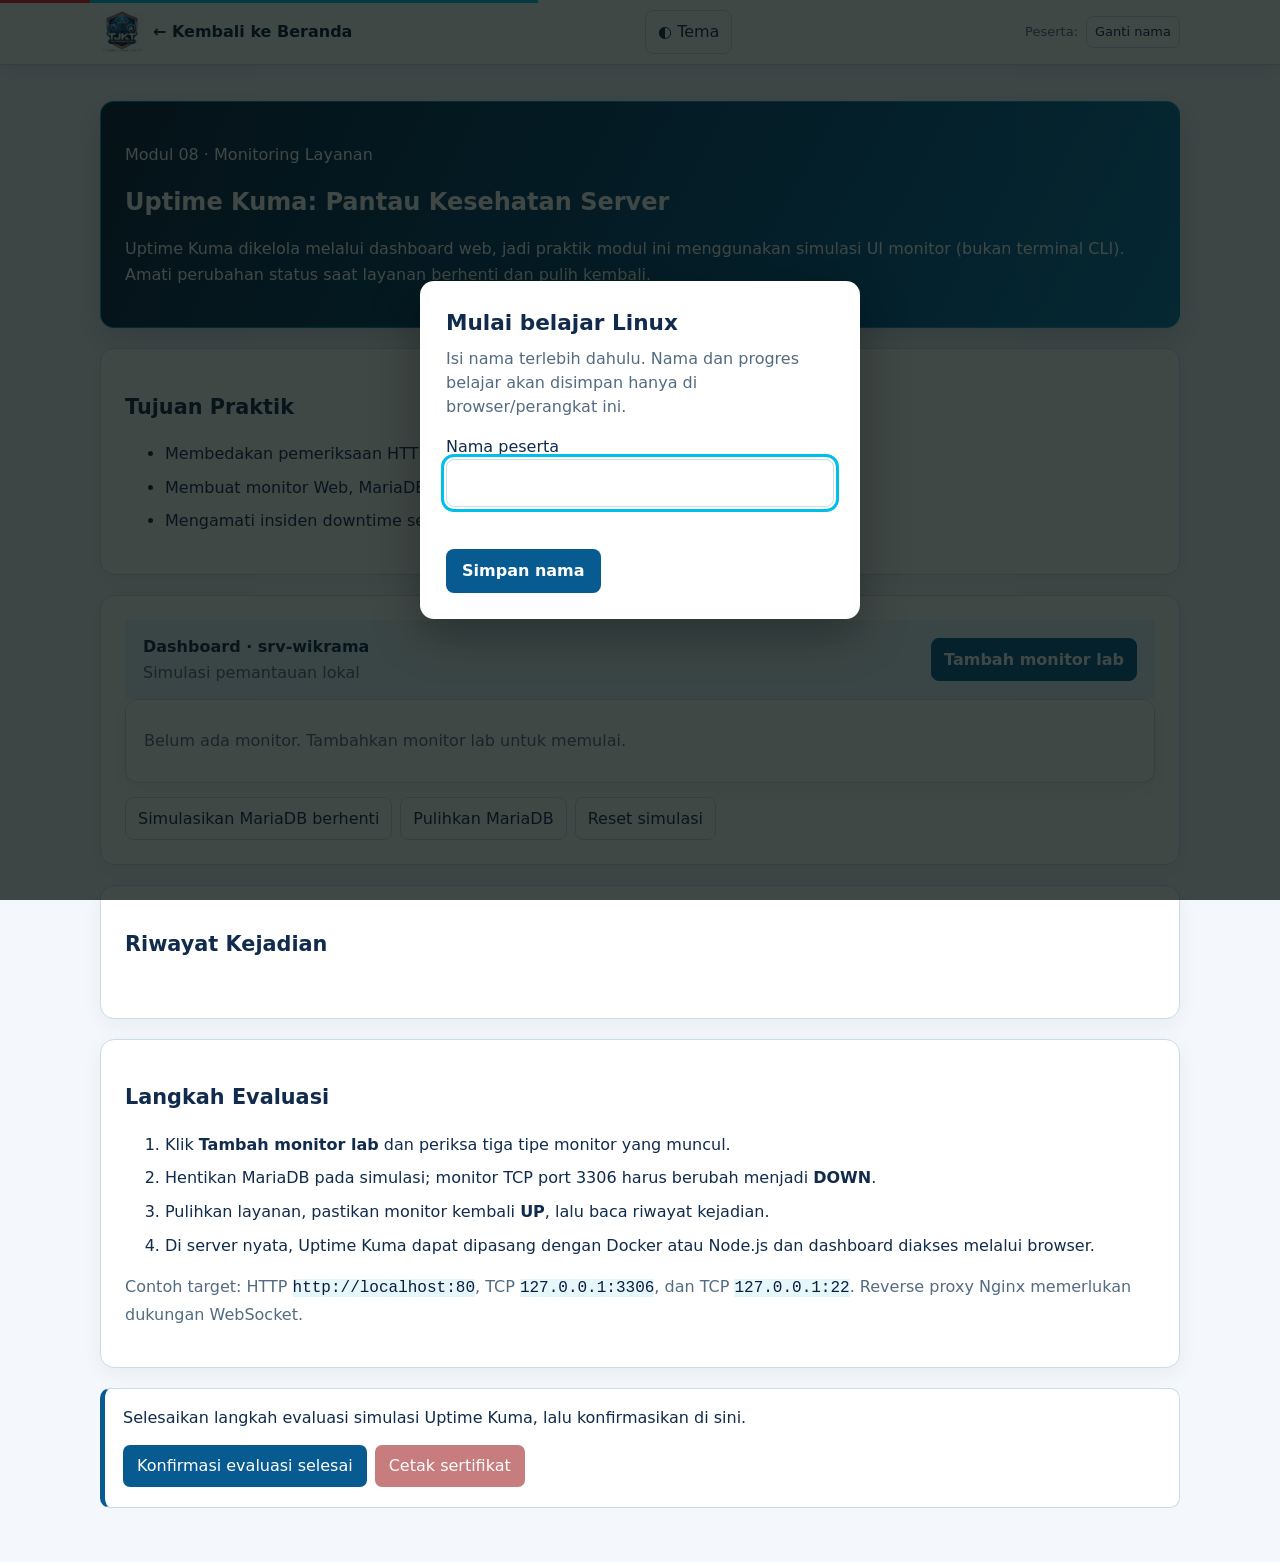
<file: kuma.html>
<!DOCTYPE html>
<html lang="id">
<head>
<meta charset="utf-8">
<meta name="viewport" content="width=device-width, initial-scale=1">
<title>Monitoring Uptime Kuma - SMK Wikrama Bogor</title>
<style>
:root{--bg:#f2f6f4;--fg:#14261f;--card:#fff;--pri:#0f766e;--acc:#dff3ef;--bd:#cfdcd6;--mut:#4f645b;--hd:#fff}
:root[data-theme="dark"]{--bg:#0d1714;--fg:#e4efe9;--card:#15231f;--pri:#4fd1b8;--acc:#16342e;--bd:#294039;--mut:#9db5ab;--hd:#122019}
@media(prefers-color-scheme:dark){:root:not([data-theme="light"]){--bg:#0d1714;--fg:#e4efe9;--card:#15231f;--pri:#4fd1b8;--acc:#16342e;--bd:#294039;--mut:#9db5ab;--hd:#122019}}
*{box-sizing:border-box}
body{margin:0;background:var(--bg);color:var(--fg);font:16px/1.6 "Segoe UI",system-ui,sans-serif}
header{position:sticky;top:0;z-index:5;background:var(--hd);border-bottom:1px solid var(--bd)}
.hw{max-width:1120px;margin:auto;padding:10px 20px;display:flex;align-items:center;justify-content:space-between;gap:12px}
.brand{color:var(--pri);font-weight:700;text-decoration:none}
button,.button{font:inherit;cursor:pointer;border:1px solid var(--bd);border-radius:8px;padding:8px 12px;background:var(--card);color:var(--fg)}
.primary{background:var(--pri);color:white;border-color:var(--pri);font-weight:600}
main{max-width:1120px;margin:auto;padding:36px 20px}
.hero,.card,.panel{background:var(--card);border:1px solid var(--bd);border-radius:14px;padding:24px;margin-bottom:20px}
.hero{background:linear-gradient(135deg,var(--pri),#0b3b36);color:white}
h1{line-height:1.2}
h2{font-size:1.3rem}
.muted{color:var(--mut)}
.dashboard{border:1px solid var(--bd);border-radius:12px;overflow:hidden;background:var(--card)}
.dash-head{display:flex;justify-content:space-between;align-items:center;gap:12px;padding:14px 18px;background:var(--acc)}
.monitor{display:grid;grid-template-columns:1fr auto auto;gap:14px;align-items:center;padding:16px 18px;border-top:1px solid var(--bd)}
.monitor strong{display:block}.monitor small{color:var(--mut)}
.badge{border-radius:999px;padding:4px 10px;font-size:13px;font-weight:700}
.up{background:#dcfce7;color:#166534}.down{background:#fee2e2;color:#991b1b}
.actions{display:flex;gap:8px;flex-wrap:wrap}
#events{max-height:210px;overflow:auto;padding-left:22px}
.checklist li{margin:8px 0}
@media(max-width:650px){.monitor{grid-template-columns:1fr auto}.monitor .latency{grid-column:1/-1}.hw{padding:10px}.hero,.card,.panel{padding:18px}}
</style>
</head>
<body>
<header><div class="hw"><a class="brand" href="index.html">← Kembali ke Beranda</a><div class="actions"><button id="theme" type="button">◐ Tema</button></div></div></header>
<main>
  <section class="hero">
    <p>Modul 08 · Monitoring Layanan</p>
    <h1>Uptime Kuma: Pantau Kesehatan Server</h1>
    <p>Uptime Kuma dikelola melalui dashboard web, jadi praktik modul ini menggunakan simulasi UI monitor (bukan terminal CLI). Amati perubahan status saat layanan berhenti dan pulih kembali.</p>
  </section>
  <section class="card">
    <h2>Tujuan Praktik</h2>
    <ul class="checklist">
      <li>Membedakan pemeriksaan HTTP, TCP port, dan status layanan.</li>
      <li>Membuat monitor Web, MariaDB, dan SSH untuk server lab.</li>
      <li>Mengamati insiden downtime serta pemulihan layanan.</li>
    </ul>
  </section>
  <section class="panel" aria-labelledby="dashboard-title">
    <div class="dash-head"><div><strong id="dashboard-title">Dashboard · srv-wikrama</strong><div class="muted">Simulasi pemantauan lokal</div></div><button id="add-monitors" type="button" class="primary">Tambah monitor lab</button></div>
    <div class="dashboard" id="dashboard" aria-live="polite"></div>
    <div class="actions" style="margin-top:14px">
      <button id="toggle-db" type="button">Simulasikan MariaDB berhenti</button>
      <button id="restore-db" type="button">Pulihkan MariaDB</button>
      <button id="reset-kuma" type="button">Reset simulasi</button>
    </div>
  </section>
  <section class="card">
    <h2>Riwayat Kejadian</h2>
    <ol id="events" aria-live="polite"></ol>
  </section>
  <section class="card">
    <h2>Langkah Evaluasi</h2>
    <ol class="checklist">
      <li>Klik <b>Tambah monitor lab</b> dan periksa tiga tipe monitor yang muncul.</li>
      <li>Hentikan MariaDB pada simulasi; monitor TCP port 3306 harus berubah menjadi <b>DOWN</b>.</li>
      <li>Pulihkan layanan, pastikan monitor kembali <b>UP</b>, lalu baca riwayat kejadian.</li>
      <li>Di server nyata, Uptime Kuma dapat dipasang dengan Docker atau Node.js dan dashboard diakses melalui browser.</li>
    </ol>
    <p class="muted">Contoh target: HTTP <code>http://localhost:80</code>, TCP <code>127.0.0.1:3306</code>, dan TCP <code>127.0.0.1:22</code>. Reverse proxy Nginx memerlukan dukungan WebSocket.</p>
  </section>
</main>
<script src="local-progress.js"></script>
<script>
(function () {
  const dashboard = document.getElementById('dashboard');
  const events = document.getElementById('events');
  const baseline = [
    { id: 'web', name: 'Web Profil', type: 'HTTP(s)', target: 'http://localhost:80', up: true, latency: '24 ms' },
    { id: 'db', name: 'Database MariaDB', type: 'TCP Port', target: '127.0.0.1:3306', up: true, latency: '8 ms' },
    { id: 'ssh', name: 'Remote SSH', type: 'TCP Port', target: '127.0.0.1:22', up: true, latency: '11 ms' }
  ];
  let monitors = [];
  let log = [];

  function draw() {
    dashboard.replaceChildren();
    if (!monitors.length) {
      const empty = document.createElement('p');
      empty.className = 'muted';
      empty.style.padding = '12px 18px';
      empty.textContent = 'Belum ada monitor. Tambahkan monitor lab untuk memulai.';
      dashboard.appendChild(empty);
    }
    monitors.forEach(monitor => {
      const row = document.createElement('div');
      row.className = 'monitor';
      const info = document.createElement('div');
      const name = document.createElement('strong');
      name.textContent = monitor.name;
      const target = document.createElement('small');
      target.textContent = monitor.type + ' · ' + monitor.target;
      info.append(name, target);
      const badge = document.createElement('span');
      badge.className = 'badge ' + (monitor.up ? 'up' : 'down');
      badge.textContent = monitor.up ? 'UP' : 'DOWN';
      const latency = document.createElement('small');
      latency.className = 'latency';
      latency.textContent = monitor.up ? monitor.latency : 'Tidak ada respons';
      row.append(info, badge, latency);
      dashboard.appendChild(row);
    });
    events.replaceChildren();
    log.forEach(entry => {
      const item = document.createElement('li');
      item.textContent = entry;
      events.appendChild(item);
    });
    document.getElementById('toggle-db').disabled = !monitors.length || !monitors.find(m => m.id === 'db')?.up;
    document.getElementById('restore-db').disabled = !monitors.length || Boolean(monitors.find(m => m.id === 'db')?.up);
  }

  function addMonitors() {
    if (monitors.length) return;
    monitors = baseline.map(monitor => ({ ...monitor }));
    log.unshift(new Date().toLocaleTimeString('id-ID') + ' · Tiga monitor lab dibuat; pemeriksaan awal berhasil.');
    draw();
    window.ASJ.saveNow();
  }

  function setDatabase(up) {
    const monitor = monitors.find(item => item.id === 'db');
    if (!monitor || monitor.up === up) return;
    monitor.up = up;
    log.unshift(new Date().toLocaleTimeString('id-ID') + ' · MariaDB ' + (up ? 'pulih, probe TCP 3306 berhasil.' : 'berhenti, probe TCP 3306 gagal.'));
    draw();
    window.ASJ.saveNow();
  }

  document.getElementById('add-monitors').addEventListener('click', addMonitors);
  document.getElementById('toggle-db').addEventListener('click', () => setDatabase(false));
  document.getElementById('restore-db').addEventListener('click', () => setDatabase(true));
  document.getElementById('reset-kuma').addEventListener('click', () => {
    monitors = [];
    log = [];
    draw();
    window.ASJ.saveNow();
  });
  document.getElementById('theme').addEventListener('click', () => {
    const root = document.documentElement;
    const dark = root.dataset.theme ? root.dataset.theme === 'dark' : matchMedia('(prefers-color-scheme: dark)').matches;
    root.dataset.theme = dark ? 'light' : 'dark';
  });
  window.ASJ.registerState('kuma', () => ({ monitors, log }), saved => {
    if (!saved) return;
    monitors = Array.isArray(saved.monitors) ? saved.monitors : [];
    log = Array.isArray(saved.log) ? saved.log : [];
    draw();
  });
  draw();
})();
</script>
</body>
</html>
</file>
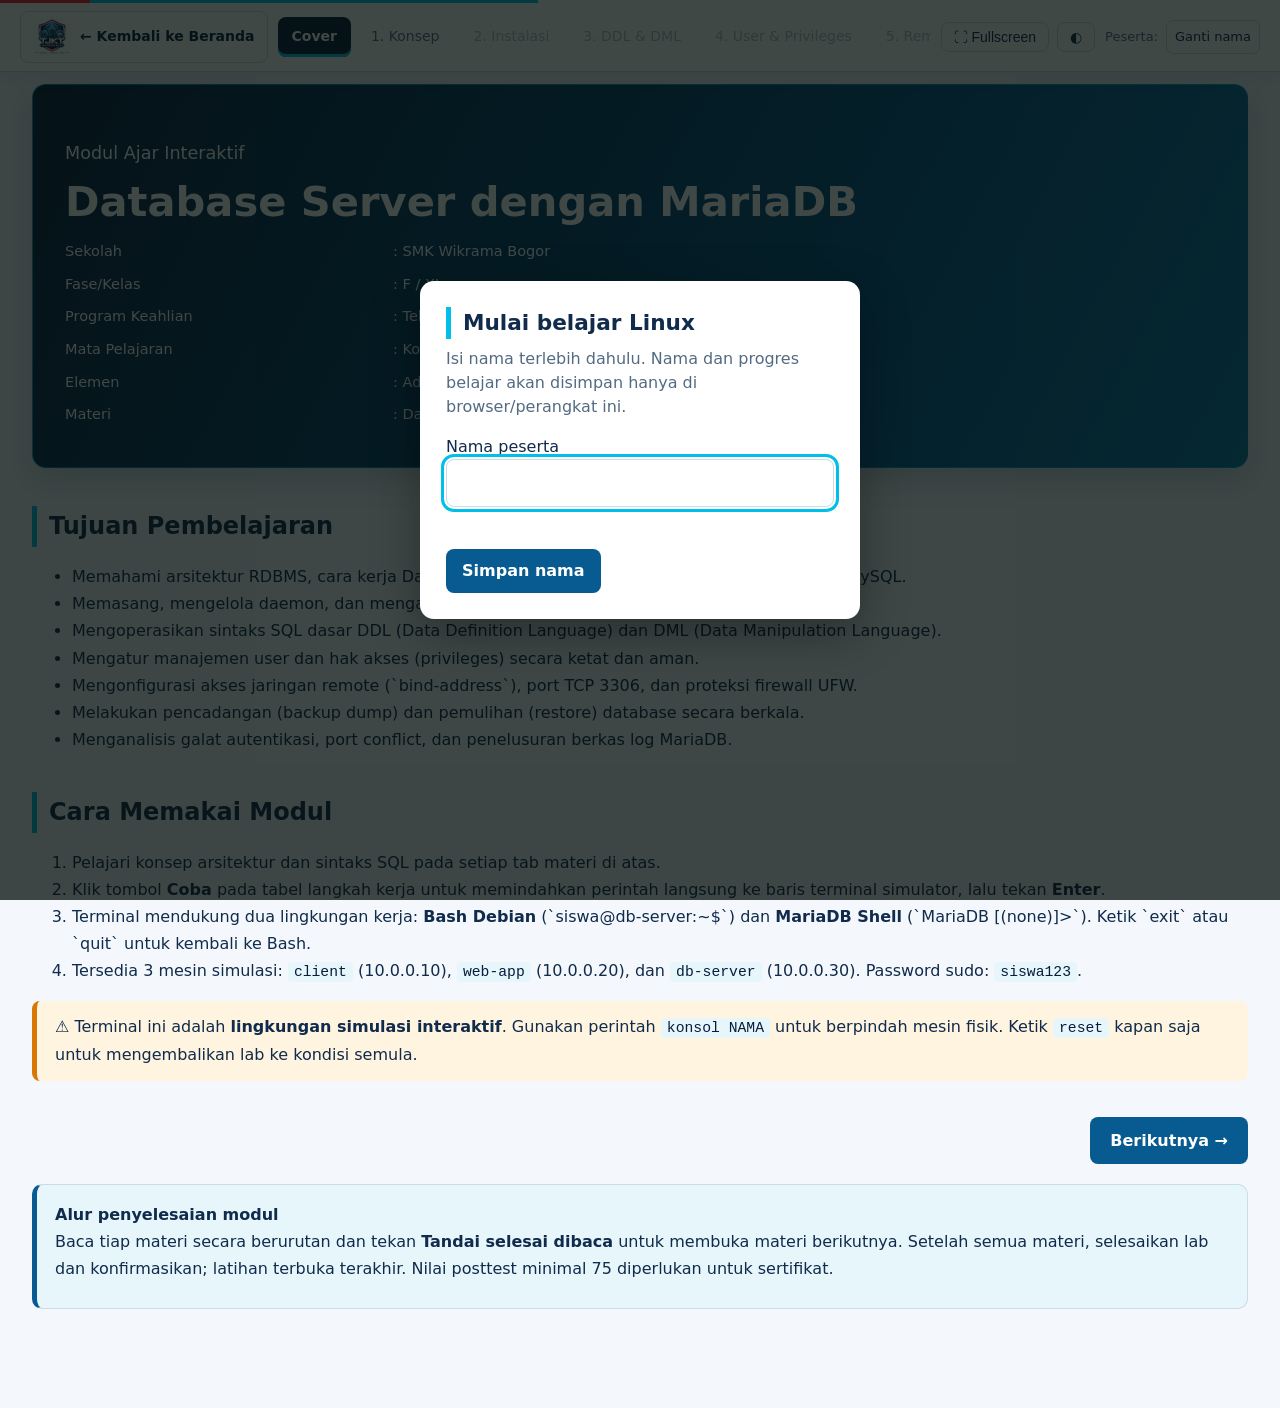
<file: mariadb.html>
<!DOCTYPE html>
<html lang="id">
<head>
<meta charset="utf-8">
<meta name="viewport" content="width=device-width, initial-scale=1, viewport-fit=cover">
<title>Modul Database Server (MariaDB) - SMK Wikrama Bogor</title>
<style>
:root{
  --bg:#f2f6f4;--fg:#14261f;--card:#fff;--pri:#0f766e;--acc:#dff3ef;--bd:#cfdcd6;
  --mut:#4f645b;--warn:#fff4e0;--wb:#d97706;--hd:#fff;
  box-sizing:border-box;
  padding-top:env(safe-area-inset-top,0px);
  padding-bottom:env(safe-area-inset-bottom,0px);
}
@media (prefers-color-scheme:dark){
  :root:not([data-theme="light"]){
    --bg:#0d1714;--fg:#e4efe9;--card:#15231f;--pri:#4fd1b8;--acc:#16342e;--bd:#294039;
    --mut:#9db5ab;--warn:#34260f;--wb:#f59e0b;--hd:#122019;
  }
}
:root[data-theme="dark"]{
  --bg:#0d1714;--fg:#e4efe9;--card:#15231f;--pri:#4fd1b8;--acc:#16342e;--bd:#294039;
  --mut:#9db5ab;--warn:#34260f;--wb:#f59e0b;--hd:#122019;
}
html,body{
  height:100%;
  margin:0;
  padding:0;
}
html{scroll-padding-top:calc(env(safe-area-inset-top,0px) + 64px)}
*{box-sizing:border-box}
body{
  background:var(--bg);
  color:var(--fg);
  font:16px/1.7 "Segoe UI",system-ui,-apple-system,sans-serif;
  display:flex;
  flex-direction:column;
  min-height:100vh;
}
body::before{
  content:"";position:fixed;inset:0 0 auto;
  height:env(safe-area-inset-top,0px);
  background:var(--hd);z-index:1001;
}

/* Header bar fixed freeze */
header{
  position:fixed;
  top:env(safe-area-inset-top,0px);
  left:0;
  right:0;
  z-index:1000;
  background:var(--hd);
  border-bottom:1px solid var(--bd);
  width:100%;
  box-shadow:0 2px 8px rgba(0,0,0,0.08);
}
#bar{height:3px;background:var(--pri);width:0;transition:width .3s}
.hw{display:flex;align-items:center;gap:10px;padding:8px 20px;max-width:100%;width:100%}
nav{display:flex;gap:6px;overflow-x:auto;flex:1;min-width:0;scrollbar-width:none}
nav::-webkit-scrollbar{display:none}
nav button{
  white-space:nowrap;border:0;background:none;color:var(--mut);
  padding:8px 14px;border-radius:8px;cursor:pointer;font:inherit;font-size:14px;
  transition:all 0.15s ease;
}
nav button:hover{background:var(--acc);color:var(--fg)}
nav button.on{background:var(--pri);color:var(--hd);font-weight:600}
button:focus-visible,input:focus-visible{outline:2px solid var(--pri);outline-offset:2px}
.actions{display:flex;gap:8px;align-items:center}
.tg{
  border:1px solid var(--bd);background:var(--card);color:var(--fg);
  border-radius:8px;padding:6px 12px;cursor:pointer;font-size:14px;
  display:inline-flex;align-items:center;justify-content:center;
  transition:background .2s;
}
.tg:hover{background:var(--acc)}
.portal-link{text-decoration:none;white-space:nowrap}

main{
  width:100%;
  max-width:100%;
  flex:1;
  margin:0 auto;
  padding:84px 32px 80px;
}
@media(max-width:768px){
  main{padding:74px 14px 60px}
  .hw{padding:6px 10px}
}

/* Tab control */
.tab{
  display:none;
}
.tab.active{
  display:block;
}

h1{font-size:2.2rem;line-height:1.2;margin:.2em 0}
h2{font-size:1.5rem;margin:1.6em 0 .4em;border-left:5px solid var(--pri);padding-left:12px}
h3{font-size:1.15rem;margin:1.3em 0 .3em;color:var(--pri)}
p,li{max-width:100%}

.cover{
  background:linear-gradient(135deg,var(--pri),#0b3b36);
  color:#fff;border-radius:14px;padding:36px 32px;margin-bottom:24px;
  box-shadow:0 4px 14px rgba(0,0,0,0.08);
}
.cover h1{font-size:2.6rem}
.cover table,.cover td,.cover tr:nth-child(even) td{
  border:0;background:none;color:#fff;padding:4px 14px 4px 0;
}
.co{
  border-left:5px solid var(--pri);background:var(--acc);padding:12px 18px;
  border-radius:8px;margin:16px 0;
}
.co.w{border-color:var(--wb);background:var(--warn)}
.tw{overflow-x:auto;margin:14px 0;border-radius:10px;border:1px solid var(--bd)}
table{border-collapse:collapse;width:100%;font-size:14.5px;background:var(--card)}
th{background:var(--pri);color:var(--hd);text-align:left;padding:10px 14px;font-weight:600}
td{padding:9px 14px;border:1px solid var(--bd);vertical-align:top}
tr:nth-child(even) td{background:var(--acc)}
code{
  font-family:ui-monospace,Consolas,monospace;font-size:.92em;
  background:var(--acc);padding:2px 6px;border-radius:4px;word-break:break-word;
}
.try{
  margin-left:8px;border:0;border-radius:6px;background:var(--pri);
  color:var(--hd);padding:4px 12px;font-size:12px;cursor:pointer;
  transition:opacity .15s;
}
.try:hover{opacity:0.85}
.nv{display:flex;justify-content:space-between;margin-top:36px;gap:12px}
.nv button,.btn{
  background:var(--pri);color:var(--hd);border:0;border-radius:8px;
  padding:10px 20px;cursor:pointer;font:inherit;font-weight:600;
  transition:filter .15s;
}
.nv button:hover,.btn:hover{filter:brightness(1.1)}
svg text{fill:currentColor;font:13px sans-serif}

/* Terminal simulator styles */
#tbox{
  margin:20px 0 10px;
  width:100%;
}
#where{
  font-size:13.5px;color:var(--mut);display:flex;
  justify-content:space-between;align-items:center;margin-bottom:8px;
  background:var(--card);padding:8px 14px;border:1px solid var(--bd);border-radius:8px;
}
#where button{
  border:1px solid var(--bd);background:var(--card);color:var(--fg);
  border-radius:6px;padding:4px 12px;cursor:pointer;font-size:12px;
}
#where button:hover{background:var(--acc)}
#term{
  background:#0c0c0c;color:#e6e6e6;border-radius:10px;padding:16px;
  height:440px;overflow-y:auto;font:14px/1.48 ui-monospace,Consolas,monospace;
  white-space:pre-wrap;word-break:break-word;cursor:text;
  box-shadow:inset 0 2px 6px rgba(0,0,0,0.6);
  border:1px solid #232323;
}
#term .g{color:#5fd75f;font-weight:700}
#term .b{color:#6aa5ff;font-weight:700}
#term .y{color:#f59e0b;font-weight:700}
#term .d{color:#8a8a8a}
#ln{display:flex}
#ps{white-space:pre}
#in{flex:1;min-width:40px;background:transparent;border:0;color:#fff;font:inherit;outline:none;padding:0;caret-color:#fff}

/* Lab 2-column layout */
.lab{
  display:grid;
  grid-template-columns:1fr 340px;
  gap:20px;
  align-items:start;
  margin-top:10px;
}
.lab #term{height:540px}
@media(max-width:992px){
  .lab{grid-template-columns:1fr}
  .lab #term{height:440px}
}
.ms{list-style:none;padding:0;margin:0}
.ms li{
  padding:12px 14px;border:1px solid var(--bd);border-radius:8px;
  margin-bottom:8px;background:var(--card);font-size:14px;
}
.ms li.ok{background:var(--acc);border-color:var(--pri)}
.ms li.ok b::after{content:" ✔ Selesai";color:var(--pri)}
.ms details{color:var(--mut);font-size:13px;margin-top:4px}

.card{
  background:var(--card);border:1px solid var(--bd);border-radius:10px;
  padding:18px 22px;margin:16px 0;
}
.q button{
  display:block;width:100%;text-align:left;margin:6px 0;
  padding:10px 14px;border:1px solid var(--bd);border-radius:8px;
  background:var(--card);color:var(--fg);cursor:pointer;font:inherit;
  transition:background .15s;
}
.q button:hover{background:var(--acc)}
.q button.r{background:var(--acc);border-color:var(--pri);font-weight:600}
.q button.x{background:var(--warn);border-color:var(--wb)}
@media print{
  header,.nv,#tbox,.try,.actions{display:none}
  .tab{display:block!important}
  body::before{display:none}
}
</style>
</head>
<body>
<header>
  <div id="bar"></div>
  <div class="hw">
    <a class="tg portal-link" href="index.html">← Kembali ke Beranda</a>
    <nav id="nav"></nav>
    <div class="actions">
      <button class="tg" id="btnFs" title="Toggle Layar Penuh">⛶ Fullscreen</button>
      <button class="tg" id="tg" aria-label="Ganti tema">◐</button>
    </div>
  </div>
</header>
<main>

<section class="tab active" data-title="Cover">
<div class="cover">
  <p style="font-size:1.1rem;margin-bottom:4px">Modul Ajar Interaktif</p>
  <h1>Database Server dengan MariaDB</h1>
  <table>
    <tr><td>Sekolah</td><td>: SMK Wikrama Bogor</td></tr>
    <tr><td>Fase/Kelas</td><td>: F / XI</td></tr>
    <tr><td>Program Keahlian</td><td>: Teknik Jaringan Komputer dan Telekomunikasi</td></tr>
    <tr><td>Mata Pelajaran</td><td>: Konsentrasi Keahlian TKJ</td></tr>
    <tr><td>Elemen</td><td>: Administrasi Sistem Jaringan</td></tr>
    <tr><td>Materi</td><td>: Database Server (MariaDB)</td></tr>
  </table>
</div>
<h2>Tujuan Pembelajaran</h2>
<ul>
  <li>Memahami arsitektur RDBMS, cara kerja Database Server, serta perbandingan MariaDB dengan MySQL.</li>
  <li>Memasang, mengelola daemon, dan mengamankan instance MariaDB di Debian 12 (Bookworm).</li>
  <li>Mengoperasikan sintaks SQL dasar DDL (Data Definition Language) dan DML (Data Manipulation Language).</li>
  <li>Mengatur manajemen user dan hak akses (privileges) secara ketat dan aman.</li>
  <li>Mengonfigurasi akses jaringan remote (`bind-address`), port TCP 3306, dan proteksi firewall UFW.</li>
  <li>Melakukan pencadangan (backup dump) dan pemulihan (restore) database secara berkala.</li>
  <li>Menganalisis galat autentikasi, port conflict, dan penelusuran berkas log MariaDB.</li>
</ul>
<h2>Cara Memakai Modul</h2>
<ol>
  <li>Pelajari konsep arsitektur dan sintaks SQL pada setiap tab materi di atas.</li>
  <li>Klik tombol <b>Coba</b> pada tabel langkah kerja untuk memindahkan perintah langsung ke baris terminal simulator, lalu tekan <b>Enter</b>.</li>
  <li>Terminal mendukung dua lingkungan kerja: <b>Bash Debian</b> (`siswa@db-server:~$`) dan <b>MariaDB Shell</b> (`MariaDB [(none)]>`). Ketik `exit` atau `quit` untuk kembali ke Bash.</li>
  <li>Tersedia 3 mesin simulasi: <code>client</code> (10.0.0.10), <code>web-app</code> (10.0.0.20), dan <code>db-server</code> (10.0.0.30). Password sudo: <code>siswa123</code>.</li>
</ol>
<div class="co w">⚠️ Terminal ini adalah <b>lingkungan simulasi interaktif</b>. Gunakan perintah <code>konsol NAMA</code> untuk berpindah mesin fisik. Ketik <code>reset</code> kapan saja untuk mengembalikan lab ke kondisi semula.</div>
</section>

<section class="tab" data-title="1. Konsep">
<h1>Bab 1. Konsep Dasar Database Server &amp; MariaDB</h1>
<div class="co">🎯 <b>Tujuan:</b> Memahami fungsi RDBMS, arsitektur Client-Server pada database, port standar TCP 3306, serta sejarah percabangan MariaDB dari MySQL.</div>
<h2>Apa itu Database Server?</h2>
<p><b>Database Server</b> adalah perangkat lunak back-end yang bertugas mengelola penyimpanan, relasi, indexing, transaksi, dan integritas data secara terpusat. Aplikasi lain (seperti web server Nginx/Apache, API backend Node.js, atau aplikasi mobile) bertindak sebagai <i>klien</i> yang meminta data menggunakan bahasa standar <b>SQL (Structured Query Language)</b>.</p>
<svg viewBox="0 0 680 110" width="100%" height="95" role="img" aria-label="Alur Database Server">
  <rect x="10" y="25" width="150" height="60" rx="8" fill="none" stroke="currentColor"/>
  <text x="30" y="60">Web Server / Client</text>
  <rect x="500" y="25" width="165" height="60" rx="8" fill="none" stroke="currentColor"/>
  <text x="520" y="60">MariaDB Server (:3306)</text>
  <line x1="160" y1="45" x2="500" y2="45" stroke="currentColor" stroke-width="2"/>
  <text x="210" y="38">TCP Connection &amp; SQL Query (SELECT/INSERT)</text>
  <line x1="500" y1="70" x2="160" y2="70" stroke="currentColor" stroke-width="2" stroke-dasharray="5 3"/>
  <text x="250" y="88">Result Set / Status OK (TCP Data)</text>
</svg>
<h2>MariaDB vs MySQL: Mengapa Komunitas Memilih MariaDB?</h2>
<div class="tw">
  <table>
    <tr><th>Aspek</th><th>MariaDB</th><th>MySQL (Oracle)</th></tr>
    <tr><td>Lisensi &amp; Filosofi</td><td>100% Open Source murni (GNU GPL v2), dipimpin oleh pendiri asli MySQL (Monty Widenius).</td><td>Milik Oracle Corporation dengan model lisensi ganda (Community vs Commercial Enterprise).</td></tr>
    <tr><td>Default di Linux</td><td>Menjadi paket database default di Debian, Ubuntu, CentOS Stream, Arch, dan Fedora.</td><td>Harus menambahkan repositori pihak ketiga (APT PPA / Oracle YUM repo).</td></tr>
    <tr><td>Storage Engine</td><td>Menyertakan engine modern bawaan seperti <b>Aria</b> (pengganti MyISAM tahan crash) dan <b>InnoDB</b>.</td><td>Fokus utama pada InnoDB bawaan Oracle.</td></tr>
    <tr><td>Kompatibilitas</td><td>Drop-in replacement: protokol koneksi, port 3306, struktur direktori, dan perintah klien kompatibel penuh.</td><td>Standar asli SQL database relasional.</td></tr>
  </table>
</div>
<h2>Metode Komunikasi Socket vs TCP Network</h2>
<div class="tw">
  <table>
    <tr><th>Tipe Koneksi</th><th>Target Host</th><th>Mekanisme Kerja</th><th>Tingkat Kecepatan</th></tr>
    <tr><td>UNIX Domain Socket</td><td><code>localhost</code></td><td>Komunikasi internal antar-proses di kernel Linux lewat berkas `/run/mysqld/mysqld.sock`. Tidak melibatkan kartu jaringan.</td><td>Sangat cepat, latensi terendah.</td></tr>
    <tr><td>TCP/IP Network</td><td><code>127.0.0.1</code> atau IP Remote (<code>10.0.0.30</code>)</td><td>Koneksi melewati stack protokol jaringan TCP port 3306. Wajib digunakan untuk koneksi antar-mesin server.</td><td>Sangat baik, dibatasi kecepatan LAN/Wi-Fi.</td></tr>
  </table>
</div>
<h3>Ringkasan</h3>
<p>MariaDB adalah RDBMS open-source berkinerja tinggi pengganti MySQL. <b>Latihan:</b> Mengapa aplikasi web yang berjalan di server fisik terpisah wajib menggunakan koneksi TCP IP port 3306 dan bukan socket lokal?</p>
</section>

<section class="tab" data-title="2. Instalasi">
<h1>Bab 2. Instalasi &amp; Pengamanan Instance MariaDB</h1>
<div class="co">🎯 <b>Tujuan:</b> Menginstal paket `mariadb-server` di Debian 12, mengelola daemons lewat `systemctl`, dan menjalankan wizard pengamanan awal `mariadb-secure-installation`.</div>
<h2>Manajemen Service MariaDB di Debian 12</h2>
<p>Di Debian 12 (Bookworm), unit layanan database terdaftar dengan nama <code>mariadb.service</code> (dengan alias kompatibel <code>mysql.service</code>).</p>
<div class="tw">
  <table>
    <tr><th>Perintah Perawatan</th><th>Fungsi Kerja</th></tr>
    <tr><td><code>sudo systemctl status mariadb</code></td><td>Mengecek apakah layanan aktif berjalan (`active running`) dan port 3306 terbuka.</td></tr>
    <tr><td><code>sudo systemctl restart mariadb</code></td><td>Menyalakan ulang database server untuk menerapkan perubahan berkas konfigurasi.</td></tr>
    <tr><td><code>sudo systemctl enable mariadb</code></td><td>Memastikan database otomatis menyala saat sistem operasi di-boot.</td></tr>
    <tr><td><code>sudo mariadb</code> atau <code>sudo mysql</code></td><td>Masuk ke command line interaktif sebagai superuser via autentikasi socket unix.</td></tr>
  </table>
</div>
<h2>Pengamanan Awal: `mariadb-secure-installation`</h2>
<p>Secara default, instalasi baru menyertakan beberapa celah potensial untuk kemudahan pengujian. Skrip pengamanan <code>mariadb-secure-installation</code> membersihkan celah tersebut dengan:</p>
<ol>
  <li>Mengatur password root atau mengunci login unix socket root.</li>
  <li><b>Menghapus Anonymous Users</b>: Menonaktifkan akun tanpa nama pengguna.</li>
  <li><b>Disallow Root Login Remotely</b>: Membatasi akun root hanya dapat login dari localhost server langsung.</li>
  <li><b>Remove Test Database</b>: Menghapus database pengujian `test` yang dapat diakses sembarang orang.</li>
  <li><b>Reload Privilege Tables</b>: Menerapkan seluruh aturan keamanan baru ke memori RAM server seketika.</li>
</ol>
<h2>Langkah Kerja</h2>
<div data-st="b2"></div>
<h2>Praktik di Terminal</h2><div class="tslot"></div>
<h3>Ringkasan</h3>
<p>Alur administrator: Pasang paket ➔ Jalankan pengamanan wizard ➔ Verifikasi status service ➔ Masuk console CLI lokal.</p>
</section>

<section class="tab" data-title="3. DDL & DML">
<h1>Bab 3. Perintah Dasar DDL &amp; DML SQL</h1>
<div class="co">🎯 <b>Tujuan:</b> Mengoperasikan Structured Query Language (SQL) untuk mendefinisikan skema struktur tabel (DDL) dan memanipulasi baris data (DML).</div>
<h2>Klasifikasi Bahasa SQL</h2>
<div class="tw">
  <table>
    <tr><th>Kategori</th><th>Kepanjangan</th><th>Fungsi Utama</th><th>Contoh Perintah</th></tr>
    <tr><td><b>DDL</b></td><td>Data Definition Language</td><td>Membuat, memodifikasi, dan menghapus objek struktur database, tabel, kolom, dan indeks.</td><td><code>CREATE DATABASE</code>, <code>CREATE TABLE</code>, <code>DROP TABLE</code>, <code>ALTER TABLE</code></td></tr>
    <tr><td><b>DML</b></td><td>Data Manipulation Language</td><td>Mengisi, membaca, mengubah, dan menghapus isi baris data di dalam tabel.</td><td><code>INSERT INTO</code>, <code>SELECT</code>, <code>UPDATE</code>, <code>DELETE</code></td></tr>
  </table>
</div>
<h2>Kaidah Perintah SQL Penting</h2>
<ul>
  <li>Setiap perintah SQL wajib diakhiri dengan tanda titik koma (<code>;</code>) sebelum menekan tombol Enter.</li>
  <li>Tipe data umum: <code>INT</code> (angka bilangan bulat), <code>VARCHAR(n)</code> (teks dengan panjang maksimal n karakter), <code>TEXT</code> (teks panjang), <code>DATE</code> (tanggal YYYY-MM-DD).</li>
  <li><code>PRIMARY KEY AUTO_INCREMENT</code>: Menjadikan kolom sebagai nomor unik pembeda baris data yang bertambah otomatis.</li>
</ul>
<h2>Langkah Kerja</h2>
<div data-st="b3"></div>
<h2>Praktik di Terminal</h2><div class="tslot"></div>
</section>

<section class="tab" data-title="4. User & Privileges">
<h1>Bab 4. Manajemen User &amp; Hak Akses (Privileges)</h1>
<div class="co">🎯 <b>Tujuan:</b> Menerapkan prinsip <i>Least Privilege</i> dengan membuat akun pengguna database non-root khusus aplikasi dan membatasi izin akses tabel.</div>
<h2>Mengapa Akun Root Tidak Boleh Dipakai Aplikasi Web?</h2>
<p>Akun <code>root</code> memiliki hak penuh terhadap seluruh sistem database (termasuk menghapus database sistem `mysql`). Apabila kode aplikasi web memiliki kerentanan SQL Injection, peretas dapat menguasai seluruh database server. Oleh karena itu, setiap aplikasi harus memiliki akun user dan database khusus.</p>
<h2>Format Identitas User di MariaDB</h2>
<p>Pengguna di MariaDB diidentifikasi dengan pasangan <code>'nama_user'@'host_asal'</code>:</p>
<div class="tw">
  <table>
    <tr><th>Pola Host Asal</th><th>Arti dan Cakupan Akses</th></tr>
    <tr><td><code>'webuser'@'localhost'</code></td><td>Hanya diizinkan login jika berasal dari mesin yang sama secara lokal.</td></tr>
    <tr><td><code>'webuser'@'10.0.0.20'</code></td><td>Hanya diizinkan login jika request jaringan berasal tepat dari IP 10.0.0.20.</td></tr>
    <tr><td><code>'webuser'@'%'</code></td><td>Diizinkan login dari alamat IP mana saja melalui jaringan LAN maupun internet (*wildcard*).</td></tr>
  </table>
</div>
<h2>Tingkatan Hak Akses (Privileges)</h2>
<div class="tw">
  <table>
    <tr><th>Hak Akses (Privilege)</th><th>Tindakan yang Diperbolehkan</th></tr>
    <tr><td><code>ALL PRIVILEGES</code></td><td>Memberikan seluruh hak akses pada level database/tabel yang ditentukan.</td></tr>
    <tr><td><code>SELECT, INSERT, UPDATE</code></td><td>Hanya boleh membaca dan mengubah baris data tanpa hak menghapus tabel (`DROP`).</td></tr>
    <tr><td><code>FLUSH PRIVILEGES;</code></td><td>Memerintahkan MariaDB memuat ulang tabel otorisasi memori seketika.</td></tr>
  </table>
</div>
<h2>Langkah Kerja</h2>
<div data-st="b4"></div>
<h2>Praktik di Terminal</h2><div class="tslot"></div>
</section>

<section class="tab" data-title="5. Remote Access">
<h1>Bab 5. Konfigurasi Remote Access &amp; Firewall</h1>
<div class="co">🎯 <b>Tujuan:</b> Membuka listen address database agar dapat diakses dari server aplikasi eksternal dan mengamankan port 3306 melalui firewall UFW.</div>
<h2>Mengapa MariaDB Menolak Koneksi Luar secara Default?</h2>
<p>Secara default, instalasi MariaDB di Debian mengikat soket jaringan ke parameter <code>bind-address = 127.0.0.1</code>. Artinya, port 3306 hanya mendengarkan sinyal internal mesin (loopback interface), sehingga request jaringan dari komputer lain langsung ditolak (*Connection Refused*).</p>
<h2>Pengaturan Berkas Konfigurasi 50-server.cnf</h2>
<p>Untuk mengizinkan koneksi jaringan luar, ubah direktif di <code>/etc/mysql/mariadb.conf.d/50-server.cnf</code>:</p>
<div class="tw">
  <table>
    <tr><th>Nilai Bind Address</th><th>Dampak Jaringan</th></tr>
    <tr><td><code>bind-address = 127.0.0.1</code></td><td>Hanya menerima koneksi internal localhost server langsung.</td></tr>
    <tr><td><code>bind-address = 0.0.0.0</code></td><td>Mendengarkan seluruh antarmuka jaringan (NIC fisik, Wi-Fi, dan LAN).</td></tr>
  </table>
</div>
<h2>Pengamanan Port 3306 dengan Firewall (UFW)</h2>
<div class="co">⚠️ Jangan membuka port database 3306 sembarangan ke internet publik. Di lingkungan produksi, selalu batasi subnet IP pengakses, misalnya: <code>sudo ufw allow from 10.0.0.20 to any port 3306 proto tcp</code>.</div>
<h2>Langkah Kerja</h2>
<div data-st="b5"></div>
<h2>Praktik di Terminal</h2><div class="tslot"></div>
</section>

<section class="tab" data-title="6. Backup & Restore">
<h1>Bab 6. Backup &amp; Restore Database (Dump)</h1>
<div class="co">🎯 <b>Tujuan:</b> Menggunakan utilitas `mariadb-dump` / `mysqldump` untuk menghasilkan cadangan SQL logika dan memulihkannya saat terjadi insiden kehilangan data.</div>
<h2>Metode Cadangan: Logical Dump vs Physical Backup</h2>
<div class="tw">
  <table>
    <tr><th>Kriteria</th><th>Logical Dump (`mariadb-dump`)</th><th>Physical Backup (Mariabackup / File Copy)</th></tr>
    <tr><td>Bentuk Berkas</td><td>File teks biasa berisi rentetan instruksi SQL (`CREATE TABLE`, `INSERT INTO`).</td><td>Penyalinan blok data biner dan file tablespace mentah dari `/var/lib/mysql`.</td></tr>
    <tr><td>Kelebihan</td><td>Sangat portabel: bisa dibaca manusia, diedit, dan dipulihkan ke versi MariaDB/MySQL yang berbeda.</td><td>Sangat cepat untuk database berukuran raksasa (terabyte).</td></tr>
    <tr><td>Penggunaan Ideal</td><td>Database skala kecil hingga menengah, migrasi antar-server, dan backup berkala harian.</td><td>Enterprise sistem dengan kapasitas data masif dan kebutuhan snapshot instan.</td></tr>
  </table>
</div>
<h2>Sintaks Ekspor dan Impor Data</h2>
<ul>
  <li><b>Backup:</b> <code>mariadb-dump -u [user] -p [nama_db] > file_backup.sql</code></li>
  <li><b>Restore:</b> <code>mariadb -u [user] -p [nama_db] < file_backup.sql</code></li>
</ul>
<h2>Langkah Kerja</h2>
<div data-st="b6"></div>
<h2>Praktik di Terminal</h2><div class="tslot"></div>
</section>

<section class="tab" data-title="7. Troubleshooting">
<h1>Bab 7. Troubleshooting &amp; Analisis Galat</h1>
<div class="co">🎯 <b>Tujuan:</b> Mendiagnosis penyebab umum koneksi database gagal, menangani error permission, dan memeriksa riwayat log MariaDB.</div>
<h2>Diagnosis Masalah Umum Database</h2>
<div class="tw">
  <table>
    <tr><th>Pesan Galat / Error</th><th>Kemungkinan Akar Masalah</th><th>Tindakan Solusi</th></tr>
    <tr><td><code>ERROR 1045 (28000): Access denied for user</code></td><td>Password salah atau user tidak memiliki hak login dari host asal (misal terdaftar sebagai `user@localhost` tetapi login dari IP remote).</td><td>Periksa tabel `mysql.user` dan jalankan `GRANT ... TO 'user'@'%' IDENTIFIED BY '...'`.</td></tr>
    <tr><td><code>ERROR 2003 (HY000): Can't connect to server (111 Connection Refused)</code></td><td>Daemon MariaDB belum menyala atau parameter `bind-address` masih mengunci di 127.0.0.1.</td><td>Cek `systemctl status mariadb` dan pastikan `bind-address = 0.0.0.0`.</td></tr>
    <tr><td><code>ERROR 2003 (HY000): Connection timed out</code></td><td>Firewall (UFW/iptables) memblokir port 3306 atau rute jaringan terputus.</td><td>Jalankan <code>sudo ufw status</code> dan buka aturan port 3306 TCP.</td></tr>
    <tr><td><code>ERROR 1049 (42000): Unknown database</code></td><td>Nama database belum dibuat di server atau salah ejaan (huruf besar/kecil berpengaruh di Linux).</td><td>Gunakan perintah <code>SHOW DATABASES;</code> untuk memastikan nama database yang ada.</td></tr>
  </table>
</div>
<div class="co">ℹ️ Lokasi berkas log galat MariaDB di Debian berada di <code>/var/log/mysql/error.log</code>. Pantau pesan log runtime menggunakan perintah <code>sudo tail -n 20 /var/log/mysql/error.log</code>.</div>
<h2>Langkah Kerja</h2>
<div data-st="b7"></div>
<h2>Praktik di Terminal</h2><div class="tslot"></div>
</section>

<section class="tab" data-title="Lab Terminal">
<h1>Lab Terminal MariaDB Interaktif</h1>
<p>Selesaikan 6 misi praktikum administrasi database server di bawah ini. Uji setiap konfigurasi dan jalankan query SQL langsung di simulator. Password akun: <code>siswa123</code>.</p>
<div class="lab">
  <div class="tslot"></div>
  <div>
    <h3 style="margin-top:0">Daftar Misi Mandiri</h3>
    <ul class="ms" id="ms"></ul>
  </div>
</div>
</section>

<section class="tab" data-title="Latihan">
<h1>Latihan Soal &amp; Rangkuman</h1>
<div id="quiz"></div>
<h2>Rangkuman Inti</h2>
<ul>
  <li>MariaDB adalah RDBMS open-source yang sepenuhnya kompatibel dengan protokol MySQL dan port default TCP 3306.</li>
  <li>Skrip <code>mariadb-secure-installation</code> wajib dijalankan setelah instalasi untuk menyingkirkan akun anonim, database pengujian, dan akses remote root.</li>
  <li>SQL terbagi menjadi DDL untuk menyusun skema struktur data (seperti <code>CREATE</code>, <code>DROP</code>) dan DML untuk mengelola baris data (<code>SELECT</code>, <code>INSERT</code>, <code>UPDATE</code>, <code>DELETE</code>).</li>
  <li>Keamanan database diatur via prinsip *least privilege* menggunakan format <code>'user'@'host'</code> dan perintah <code>GRANT</code>.</li>
  <li>Untuk melayani server web eksternal, konfigurasi <code>bind-address</code> diubah ke <code>0.0.0.0</code> serta port 3306 dibuka pada firewall UFW.</li>
  <li>Pencadangan rutin berbasis teks SQL dilakukan dengan <code>mariadb-dump</code> dan pemulihan memanfaatkan operator pengarah input <code>&lt;</code>.</li>
</ul>
</section>

<!-- Terminal Simulator Widget -->
<div id="tbox">
  <div id="where">
    <span></span>
    <button id="rs" title="Kembalikan terminal ke kondisi semula">⟲ Reset Lab</button>
  </div>
  <div id="term">
    <div id="log"></div>
    <div id="ln">
      <span id="ps"></span>
      <input id="in" autocomplete="off" autocapitalize="off" autocorrect="off" spellcheck="false" aria-label="Terminal Input">
    </div>
  </div>
</div>
</main>

<script src="local-progress.js"></script>
<script>
const ST = {
  b2: [
    ['Masuk ke db-server', [['konsol db-server', 'Berpindah ke konsol mesin db-server. Server ini belum terpasang MariaDB.']]],
    ['Perbarui paket & pasang MariaDB Server', [['sudo apt update', 'Memperbarui daftar paket repositori Debian 12.'], ['sudo apt install -y mariadb-server', 'Memasang database server MariaDB dan perkakas CLI klien.']], 'Di Debian 12, service MariaDB otomatis aktif dan berjalan segera setelah pemasangan.'],
    ['Periksa status daemon database', [['systemctl status mariadb', 'Mengecek status service. Harus tertera active (running).'], ['sudo mariadb -e "SELECT VERSION();"', 'Menguji kueri cepat langsung dari terminal bash menggunakan opsi -e.']]],
    ['Jalankan wizard pengamanan', [['sudo mariadb-secure-installation', 'Menjalankan skrip pengamanan: hapus anonymous user, matikan remote root, dan hapus test db. Ikuti instruksi di terminal.']]]
  ],
  b3: [
    ['Pindah ke db-server', [['konsol db-server', 'Masuk ke konsol server database.']]],
    ['Masuk ke shell interaktif MariaDB', [['sudo mariadb', 'Membuka console interaktif database sebagai superuser root. Prompt berubah menjadi MariaDB [(none)]>.']]],
    ['Buat Database dan Tabel Baru', [['CREATE DATABASE sekolah;', 'Membuat database baru dengan nama sekolah.'], ['SHOW DATABASES;', 'Melihat daftar database yang ada di server.'], ['USE sekolah;', 'Memilih database sekolah sebagai konteks kerja aktif.'], ['CREATE TABLE siswa (id INT AUTO_INCREMENT PRIMARY KEY, nis VARCHAR(10), nama VARCHAR(50), jurusan VARCHAR(30));', 'Membuat tabel siswa dengan kolom ID, NIS, Nama, dan Jurusan.']]],
    ['Manipulasi Data Siswa (DML)', [['INSERT INTO siswa (nis, nama, jurusan) VALUES ("12001", "Ahmad Fauzi", "TKJ");', 'Menambahkan baris data siswa pertama.'], ['INSERT INTO siswa (nis, nama, jurusan) VALUES ("12002", "Siti Aisyah", "RPL");', 'Menambahkan baris data siswa kedua.'], ['SELECT * FROM siswa;', 'Menampilkan seluruh baris data siswa dalam format tabel ASCII rapi.'], ['exit', 'Keluar dari shell MariaDB dan kembali ke terminal Bash Debian.']]]
  ],
  b4: [
    ['Pindah ke db-server', [['konsol db-server', 'Manajemen akun user dilakukan langsung di database server.']]],
    ['Masuk ke console MariaDB', [['sudo mariadb', 'Membuka shell SQL MariaDB.']]],
    ['Buat user aplikasi khusus', [['CREATE USER "webuser"@"%" IDENTIFIED BY "dbpass123";', 'Membuat akun webuser yang boleh mengakses dari host jaringan mana saja (%) dengan password dbpass123.']]],
    ['Berikan hak akses database sekolah', [['GRANT ALL PRIVILEGES ON sekolah.* TO "webuser"@"%";', 'Memberikan hak penuh atas database sekolah kepada user webuser.'], ['FLUSH PRIVILEGES;', 'Menyegarkan tabel privilege di memori server.']]],
    ['Uji hak akses user baru secara lokal', [['exit', 'Keluar dari shell root.'], ['mariadb -u webuser -p sekolah', 'Mencoba login sebagai user webuser ke database sekolah. Masukkan password: dbpass123.'], ['SELECT * FROM siswa;', 'Membuktikan bahwa webuser dapat membaca data tabel.'], ['exit', 'Kembali ke terminal Bash.']]]
  ],
  b5: [
    ['Pindah ke db-server', [['konsol db-server', 'Konfigurasi remote access dilakukan di db-server.']]],
    ['Ubah bind-address agar mendengarkan semua IP', [['sudo sed -i "s/^bind-address.*/bind-address = 0.0.0.0/" /etc/mysql/mariadb.conf.d/50-server.cnf', 'Mengubah bind-address dari 127.0.0.1 menjadi 0.0.0.0 agar port 3306 menerima koneksi jaringan luar.'], ['sudo systemctl restart mariadb', 'Menyalakan ulang MariaDB agar bind-address baru diterapkan.']]],
    ['Atur Firewall UFW', [['sudo apt install -y ufw', 'Memasang firewall UFW jika belum ada.'], ['sudo ufw allow 3306/tcp', 'Membuka port 3306 untuk koneksi database eksternal.'], ['sudo ufw enable', 'Mengaktifkan firewall. Jawab y saat konfirmasi.']]],
    ['Uji akses remote dari mesin Client', [['konsol client', 'Pindah ke komputer client (10.0.0.10).'], ['mariadb -h 10.0.0.30 -u webuser -p sekolah', 'Menghubungi database di db-server (10.0.0.30) dari komputer lain melalui jaringan. Ketik password dbpass123.'], ['SELECT * FROM siswa;', 'Data berhasil diakses dari jarak jauh!'], ['exit', 'Kembali ke shell client.']]]
  ],
  b6: [
    ['Pindah ke db-server', [['konsol db-server', 'Pencadangan dilakukan di db-server.']]],
    ['Lakukan backup database ke file SQL', [['mariadb-dump -u root sekolah > ~/sekolah_backup.sql', 'Mengekspor seluruh struktur dan data database sekolah ke berkas teks SQL cadangan.'], ['cat ~/sekolah_backup.sql', 'Memeriksa isi berkas backup yang memuat query DDL dan DML lengkap.']]],
    ['Simulasi bencana: Hapus tabel', [['sudo mariadb -e "DROP TABLE sekolah.siswa;"', 'Mensimulasikan insiden terhapusnya tabel siswa akibat kesalahan atau crash.'], ['sudo mariadb -e "SHOW TABLES FROM sekolah;"', 'Tabel siswa terbukti sudah hilang dari database!']]],
    ['Restore data kembali dari backup', [['sudo mariadb sekolah < ~/sekolah_backup.sql', 'Mengimpor kembali berkas backup SQL untuk memulihkan tabel siswa.'], ['sudo mariadb -e "SELECT * FROM sekolah.siswa;"', 'Data berhasil dipulihkan utuh seperti sedia kala!']]]
  ],
  b7: [
    ['Pindah ke db-server', [['konsol db-server', 'Audit galat dilakukan di server.']]],
    ['Periksa port yang sedang mendengarkan (listen)', [['sudo ss -tulpn | grep 3306', 'Melihat apakah socket port 3306 sedang aktif didengarkan oleh proses mariadbd.']]],
    ['Pantau error log server', [['sudo tail -n 15 /var/log/mysql/error.log', 'Menampilkan rekaman aktivitas terkini dan pesan kesalahan dari database daemon.']]],
    ['Simulasi galat Access Denied dari client', [['konsol client', 'Pindah ke client.'], ['mariadb -h 10.0.0.30 -u webuser -p', 'Mencoba login dengan mengetikkan password yang sengaja disalahkan.'], ['konsol db-server', 'Kembali ke db-server.'], ['sudo grep "Access denied" /var/log/mysql/error.log', 'Melihat rekaman kegagalan autentikasi di file log.']]]
  ]
};

const tabs = Array.from(document.querySelectorAll('.tab'));
const nav = document.getElementById('nav');
const TB = document.getElementById('tbox');

function show(i) {
  if (!window.ASJ.canOpenTab(i)) { window.ASJ.notifyLocked(i); return; }
  tabs.forEach((t, k) => {
    if (k === i) {
      t.classList.add('active');
    } else {
      t.classList.remove('active');
    }
  });

  const navBtns = nav.querySelectorAll('button');
  navBtns.forEach((b, k) => {
    b.classList.toggle('on', k === i);
  });

  const bar = document.getElementById('bar');
  if (bar) bar.style.width = (i / (tabs.length - 1) * 100) + '%';

  const currentTab = tabs[i];
  const sl = currentTab.querySelector('.tslot');
  if (sl) {
    sl.appendChild(TB);
    TB.style.display = 'block';
  } else if (currentTab.dataset.title === 'Cover' || currentTab.dataset.title === '1. Konsep' || currentTab.dataset.title === 'Latihan') {
    TB.style.display = 'none';
  } else {
    currentTab.appendChild(TB);
    TB.style.display = 'block';
  }
  window.scrollTo(0, 0);
  window.ASJ.setActiveTab(i);
}

// Inisialisasi tombol navbar
nav.innerHTML = '';
tabs.forEach((t, k) => {
  const b = document.createElement('button');
  b.textContent = t.dataset.title;
  b.onclick = () => show(k);
  nav.appendChild(b);

  const oldNv = t.querySelector('.nv');
  if (oldNv) oldNv.remove();

  const d = document.createElement('div');
  d.className = 'nv';

  const prevBtn = k > 0 ? '<button class="btn-prev">← Sebelumnya</button>' : '<div></div>';
  const nextBtn = k < tabs.length - 1 ? '<button class="btn-next">Berikutnya →</button>' : '<div></div>';

  d.innerHTML = prevBtn + nextBtn;
  if (k > 0) d.querySelector('.btn-prev').onclick = () => show(k - 1);
  if (k < tabs.length - 1) d.querySelector('.btn-next').onclick = () => show(k + 1);
  t.appendChild(d);
});

// Toggle Dark/Light Theme
document.getElementById('tg').onclick = () => {
  const r = document.documentElement;
  const isDark = r.dataset.theme ? r.dataset.theme === 'dark' : matchMedia('(prefers-color-scheme:dark)').matches;
  r.dataset.theme = isDark ? 'light' : 'dark';
};

// Fullscreen API toggle
const btnFs = document.getElementById('btnFs');
btnFs.onclick = () => {
  if (!document.fullscreenElement) {
    document.documentElement.requestFullscreen().catch(() => {});
    btnFs.textContent = '✕ Exit Full';
  } else {
    if (document.exitFullscreen) document.exitFullscreen();
    btnFs.textContent = '⛶ Fullscreen';
  }
};
document.addEventListener('fullscreenchange', () => {
  if (!document.fullscreenElement) btnFs.textContent = '⛶ Fullscreen';
});

const $ = s => document.querySelector(s);
const T = $('#term');
const LOG = $('#log');
const LN = $('#ln');
const I = $('#in');
const PS = $('#ps');

// Render tabel langkah kerja
document.querySelectorAll('[data-st]').forEach(el => {
  let k = 0;
  const list = ST[el.dataset.st];
  if (!list) return;
  list.forEach(([t, rows, n]) => {
    k++;
    const h = document.createElement('h3');
    h.textContent = 'Langkah ' + k + '. ' + t;
    const w = document.createElement('div');
    w.className = 'tw';
    const tb = document.createElement('table');
    tb.innerHTML = '<tr><th style="width:40%">Perintah</th><th>Fungsi</th></tr>';
    rows.forEach(([c, f]) => {
      const tr = tb.insertRow();
      const a = tr.insertCell();
      const b = tr.insertCell();
      const cd = document.createElement('code');
      cd.textContent = c;
      a.appendChild(cd);
      const bt = document.createElement('button');
      bt.className = 'try';
      bt.textContent = 'Coba';
      bt.onclick = () => {
        I.value = c;
        I.scrollIntoView({ block: 'center', behavior: 'smooth' });
        I.focus();
      };
      a.appendChild(bt);
      b.textContent = f;
    });
    w.appendChild(tb);
    el.append(h, w);
    if (n) {
      const p = document.createElement('p');
      p.className = 'co';
      p.textContent = n;
      el.appendChild(p);
    }
  });
});

const NET = { client: '10.0.0.10', 'web-app': '10.0.0.20', 'db-server': '10.0.0.30' };
const PW = { siswa: 'siswa123', root: 'root123' };
const CMDS = 'help clear reset konsol ls cd pwd cat echo sed grep tail whoami hostname id date uname ping sudo apt systemctl mariadb mysql mariadb-dump mysqldump mariadb-secure-installation ufw ss exit quit'.split(' ');

let S, stack, D, clk, ec, hist = [], hi = 0, pend = null, busy = 0;
let inMariaDBShell = false;
let currentDb = null;
let currentDbUser = 'root';

const home = u => u === 'root' ? '/root' : '/home/' + u;
const canWu = (u, p) => u === 'root' || p === '/tmp' || p.startsWith('/tmp/') || p.startsWith('/home/' + u + '/');
const esc = t => t.replace(/[&<>]/g, c => ({ '&': '&amp;', '<': '&lt;', '>': '&gt;' }[c]));
const pad = n => String(n).padStart(2, '0');
const ts = () => { clk++; return '2026-10-19 ' + pad(Math.floor(clk / 60) % 60) + ':' + pad(clk % 60); };

function ab(s, p) {
  if (p === '~' || p.startsWith('~/')) p = home(s.u) + p.slice(1);
  if (p[0] !== '/') p = s.cwd + '/' + p;
  const o = [];
  p.split('/').forEach(x => {
    if (x === '' || x === '.') return;
    if (x === '..') o.pop();
    else o.push(x);
  });
  return '/' + o.join('/');
}

const kids = (s, P) => {
  const b = P === '/' ? '/' : P + '/';
  return Object.keys(s.fs).filter(k => k !== P && k.startsWith(b) && !k.slice(b.length).includes('/')).map(k => k.split('/').pop()).sort();
};
const mstr = m => [...m].map(c => 'rwx'.split('').map((x, i) => (c >> (2 - i) & 1) ? x : '-').join('')).join('');

function mkhost(h) {
  const fs = {};
  ['/', '/home', '/home/siswa', '/etc', '/var', '/var/log', '/tmp', '/usr', '/root'].forEach(p => {
    fs[p] = { d: 1, m: p === '/tmp' ? '777' : '755', o: p === '/home/siswa' ? 'siswa' : 'root', g: p === '/home/siswa' ? 'siswa' : 'root' };
  });
  fs['/etc/hostname'] = { c: h, m: '644', o: 'root', g: 'root' };
  return {
    name: h, ip: NET[h], u: 'siswa', cwd: '/home/siswa', fs,
    inst: 0, act: 0, en: 0,
    bind: '127.0.0.1',
    ufw: { on: 0, allow: [] },
    pk: {},
    errorLog: [],
    dbs: {
      information_schema: { tables: {} },
      mysql: { tables: {} },
      performance_schema: { tables: {} },
      sys: { tables: {} }
    },
    users: [
      { user: 'root', host: 'localhost', pass: '' },
      { user: 'mariadb.sys', host: 'localhost', pass: '' }
    ],
    secured: false
  };
}

function instMariaDB(s) {
  s.inst = 1; s.act = 1; s.en = 1;
  ['/etc/mysql', '/etc/mysql/mariadb.conf.d', '/var/lib/mysql', '/var/log/mysql', '/run/mysqld'].forEach(p => {
    s.fs[p] = { d: 1, m: '755', o: 'mysql', g: 'mysql' };
  });
  s.fs['/etc/mysql/mariadb.conf.d/50-server.cnf'] = {
    c: `[server]
[mysqld]
user                    = mysql
pid-file                = /run/mysqld/mysqld.pid
basedir                 = /usr
datadir                 = /var/lib/mysql
tmpdir                  = /tmp
lc-messages-dir         = /usr/share/mysql
bind-address            = 127.0.0.1
port                    = 3306
log_error               = /var/log/mysql/error.log
`,
    m: '644', o: 'root', g: 'root'
  };
  s.errorLog.push(ts() + ' 0 [Note] Starting MariaDB 10.11.6-MariaDB-0+deb12u1 source distribution');
  s.errorLog.push(ts() + ' 0 [Note] InnoDB: Initializing buffer pool, total size = 128.0M');
  s.errorLog.push(ts() + ' 0 [Note] Server socket created on IP: \'' + s.bind + '\'.');
  s.errorLog.push(ts() + ' 0 [Note] /usr/sbin/mariadbd: ready for connections. Version: \'10.11.6-MariaDB\'  socket: \'/run/mysqld/mysqld.sock\'  port: 3306');
}

function init() {
  S = {
    client: mkhost('client'),
    'web-app': mkhost('web-app'),
    'db-server': mkhost('db-server')
  };
  S.client.pk = { mariadb: 1, mysql: 1, nc: 1 };
  S['web-app'].pk = { mariadb: 1, mysql: 1 };

  clk = 100;
  stack = [{ h: 'client' }];
  D = {};
  inMariaDBShell = false;
  currentDb = null;
  currentDbUser = 'root';
  LOG.innerHTML = '';
  pend = null;
  busy = 0;

  out('Debian GNU/Linux 12 (bookworm) - Simulasi MariaDB Full Page');
  out('Ketik help untuk daftar perintah. Password sudo semua akun: siswa123', 'd');
  rm();
  setPs();
}

const host = () => stack[stack.length - 1].h;

function out(t, c) {
  const d = document.createElement('div');
  if (c) d.className = c;
  d.textContent = t;
  LOG.appendChild(d);
  T.scrollTop = T.scrollHeight;
}
function outH(h) {
  const d = document.createElement('div');
  d.innerHTML = h;
  LOG.appendChild(d);
  T.scrollTop = T.scrollHeight;
}

function pshtml() {
  if (inMariaDBShell) {
    const dbName = currentDb ? currentDb : '(none)';
    return '<span class="y">MariaDB [' + dbName + ']&gt;</span> ';
  }
  const s = S[host()], hm = home(s.u), c = s.cwd, p = c === hm ? '~' : c.startsWith(hm + '/') ? '~' + c.slice(hm.length) : c;
  return '<span class="g">' + s.u + '@' + host() + '</span>:<span class="b">' + p + '</span>' + (s.u === 'root' ? '#' : '$') + ' ';
}

function setPs() {
  PS.innerHTML = pshtml();
  const modeTxt = inMariaDBShell ? ' [MariaDB Shell: ' + (currentDb || 'none') + ']' : '';
  $('#where span').textContent = 'Mesin Aktif: ' + host() + ' (' + S[host()].ip + ')' + modeTxt;
  LN.style.display = (busy && !pend) ? 'none' : 'flex';
}

function ask(p, hid) {
  return new Promise(res => {
    const L = p.split('\n'), lp = L.pop();
    L.forEach(l => out(l));
    PS.textContent = lp;
    I.type = hid ? 'password' : 'text';
    pend = { res, lp, hid };
    LN.style.display = 'flex';
    I.focus();
  });
}

const M = [
  ['Pasang dan aktifkan MariaDB di db-server',
   'konsol db-server → sudo apt update && sudo apt install -y mariadb-server',
   'Menyiapkan service database server di host tujuan.',
   () => S['db-server'].inst && S['db-server'].act],

  ['Jalankan pengamanan mariadb-secure-installation',
   'sudo mariadb-secure-installation di db-server',
   'Mengunci akun root, membuang user anonim, dan menghapus database test.',
   () => S['db-server'].secured],

  ['Buat database sekolah dan tabel siswa',
   'sudo mariadb → CREATE DATABASE sekolah; USE sekolah; CREATE TABLE siswa ...;',
   'Menyusun struktur skema relational database (DDL) dan mengisi data.',
   () => {
     const db = S['db-server'].dbs['sekolah'];
     return db && db.tables['siswa'] && db.tables['siswa'].rows && db.tables['siswa'].rows.length > 0;
   }],

  ['Buat user khusus webuser@%',
   'CREATE USER "webuser"@"%" IDENTIFIED BY "dbpass123"; GRANT ALL ON sekolah.* TO "webuser"@"%";',
   'Menerapkan hak akses least-privilege untuk backend aplikasi web.',
   () => {
     const u = S['db-server'].users.find(x => x.user === 'webuser' && (x.host === '%' || x.host === '10.0.0.%'));
     return !!u;
   }],

  ['Buka remote bind-address 0.0.0.0 & firewall 3306',
   'Ubah bind-address = 0.0.0.0 di 50-server.cnf, restart mariadb, buka ufw port 3306, lalu uji dari client',
   'Mengizinkan koneksi database antar-mesin server lewat jaringan TCP.',
   () => {
     const s = S['db-server'];
     const conf = (s.fs['/etc/mysql/mariadb.conf.d/50-server.cnf'] || {}).c || '';
     const bindOk = conf.includes('bind-address            = 0.0.0.0') || conf.includes('bind-address = 0.0.0.0');
     return s.act && bindOk && s.ufw.allow.includes(3306);
   }],

  ['Lakukan backup database sekolah ke file SQL',
   'mariadb-dump -u root sekolah > ~/sekolah_backup.sql',
   'Menyimpan cadangan logikal (SQL Dump) untuk mitigasi bencana data.',
   () => {
     const s = S['db-server'];
     const f = s.fs['/home/siswa/sekolah_backup.sql'] || s.fs['/root/sekolah_backup.sql'];
     return !!f && f.c.includes('CREATE TABLE') && f.c.includes('siswa');
   }]
];

function rm() {
  const u = $('#ms');
  u.innerHTML = '';
  M.forEach((m, k) => {
    const l = document.createElement('li');
    l.id = 'm' + k;
    l.innerHTML = '<b>Misi ' + (k + 1) + ': ' + m[0] + '</b><details><summary>Petunjuk</summary>' + m[1] + '<br><i>Mengapa: ' + m[2] + '</i></details>';
    u.appendChild(l);
  });
}
const chk = () => M.forEach((m, k) => {
  if (!D[k] && m[3]()) D[k] = 1;
  $('#m' + k).classList.toggle('ok', !!D[k]);
});

function rd(s, p, sd) {
  let P = ab(s, p);
  const n = s.fs[P];
  if (!n) return { e: 'No such file or directory' };
  if (n.l) { P = n.l; return rd(s, P, sd); }
  if (n.d) return { e: 'Is a directory' };
  if (n.m === '000' && !sd) return { e: 'Permission denied' };
  return { c: n.c };
}
function wr(s, P, c, sd) {
  const owner = sd ? 'root' : s.u;
  const grp = sd ? 'root' : s.u;
  if (s.fs[P] && !s.fs[P].d) s.fs[P].c = c;
  else s.fs[P] = { c, m: '644', o: owner, g: grp };
}

function printAsciiTable(headers, rows) {
  const widths = headers.map((h, i) => {
    let max = h.length;
    rows.forEach(r => {
      const val = String(r[i] !== undefined ? r[i] : 'NULL');
      if (val.length > max) max = val.length;
    });
    return max + 2;
  });

  const sep = '+' + widths.map(w => '-'.repeat(w)).join('+') + '+';
  const headRow = '|' + headers.map((h, i) => ' ' + h.padEnd(widths[i] - 1)).join('|') + '|';

  const lines = [sep, headRow, sep];
  rows.forEach(r => {
    const rowStr = '|' + r.map((cell, i) => {
      const val = String(cell !== undefined ? cell : 'NULL');
      return ' ' + val.padEnd(widths[i] - 1);
    }).join('|') + '|';
    lines.push(rowStr);
  });
  lines.push(sep);
  lines.push(rows.length + ' row' + (rows.length === 1 ? '' : 's') + ' in set (0.001 sec)');
  return lines.join('\n');
}

function executeSQLQuery(serverObj, query, userContext) {
  const q = query.trim().replace(/;$/, '');
  const lower = q.toLowerCase();

  if (lower === 'show databases') {
    const dbs = Object.keys(serverObj.dbs).map(d => [d]);
    return { ok: true, out: printAsciiTable(['Database'], dbs) };
  }

  if (lower.startsWith('use ')) {
    const dbName = q.slice(4).trim().replace(/[`"']/g, '');
    if (!serverObj.dbs[dbName]) {
      return { ok: false, out: "ERROR 1049 (42000): Unknown database '" + dbName + "'" };
    }
    currentDb = dbName;
    return { ok: true, out: 'Database changed' };
  }

  if (lower === 'show tables') {
    if (!currentDb || !serverObj.dbs[currentDb]) {
      return { ok: false, out: 'ERROR 1046 (3D000): No database selected' };
    }
    const tbls = Object.keys(serverObj.dbs[currentDb].tables).map(t => [t]);
    return { ok: true, out: printAsciiTable(['Tables_in_' + currentDb], tbls) };
  }

  if (lower.startsWith('create database ')) {
    const dbName = q.slice(16).trim().replace(/[`"']/g, '');
    if (serverObj.dbs[dbName]) {
      return { ok: false, out: "ERROR 1007 (HY000): Can't create database '" + dbName + "'; database exists" };
    }
    serverObj.dbs[dbName] = { tables: {} };
    return { ok: true, out: 'Query OK, 1 row affected (0.002 sec)' };
  }

  if (lower.startsWith('create table ')) {
    if (!currentDb || !serverObj.dbs[currentDb]) {
      return { ok: false, out: 'ERROR 1046 (3D000): No database selected' };
    }
    const match = q.match(/create\s+table\s+([a-zA-Z0-9_]+)\s*\((.+)\)/i);
    if (!match) {
      return { ok: false, out: 'ERROR 1064 (42000): You have an error in your SQL syntax' };
    }
    const tableName = match[1];
    const defs = match[2].split(',').map(c => c.trim().split(/\s+/)[0]);
    serverObj.dbs[currentDb].tables[tableName] = {
      cols: defs,
      rows: []
    };
    return { ok: true, out: 'Query OK, 0 rows affected (0.012 sec)' };
  }

  if (lower.startsWith('insert into ')) {
    if (!currentDb || !serverObj.dbs[currentDb]) {
      return { ok: false, out: 'ERROR 1046 (3D000): No database selected' };
    }
    const match = q.match(/insert\s+into\s+([a-zA-Z0-9_]+)(?:\s*\(([^)]+)\))?\s+values\s*\((.+)\)/i);
    if (!match) {
      return { ok: false, out: 'ERROR 1064 (42000): You have an error in your SQL syntax' };
    }
    const tableName = match[1];
    const tbl = serverObj.dbs[currentDb].tables[tableName];
    if (!tbl) {
      return { ok: false, out: "ERROR 1146 (42S02): Table '" + currentDb + "." + tableName + "' doesn't exist" };
    }
    const rawVals = match[3].split(',').map(v => v.trim().replace(/^['"]|['"]$/g, ''));
    if (tbl.cols.includes('id') && rawVals.length === tbl.cols.length - 1) {
      const newId = String(tbl.rows.length + 1);
      tbl.rows.push([newId, ...rawVals]);
    } else {
      tbl.rows.push(rawVals);
    }
    return { ok: true, out: 'Query OK, 1 row affected (0.003 sec)' };
  }

  if (lower.startsWith('select * from ')) {
    if (!currentDb || !serverObj.dbs[currentDb]) {
      return { ok: false, out: 'ERROR 1046 (3D000): No database selected' };
    }
    const tableName = q.slice(14).trim().replace(/[`"']/g, '');
    const tbl = serverObj.dbs[currentDb].tables[tableName];
    if (!tbl) {
      return { ok: false, out: "ERROR 1146 (42S02): Table '" + currentDb + "." + tableName + "' doesn't exist" };
    }
    return { ok: true, out: printAsciiTable(tbl.cols, tbl.rows) };
  }

  if (lower.startsWith('create user ')) {
    const match = q.match(/create\s+user\s+["']?([^"'@]+)["']?@["']?([^"' ]+)["']?\s+identified\s+by\s+["']([^"']+)["']/i);
    if (!match) {
      return { ok: false, out: 'ERROR 1064 (42000): You have an error in your SQL syntax near CREATE USER' };
    }
    const uName = match[1], uHost = match[2], uPass = match[3];
    serverObj.users = serverObj.users.filter(x => !(x.user === uName && x.host === uHost));
    serverObj.users.push({ user: uName, host: uHost, pass: uPass });
    return { ok: true, out: 'Query OK, 0 rows affected (0.004 sec)' };
  }

  if (lower.startsWith('grant ')) {
    return { ok: true, out: 'Query OK, 0 rows affected (0.002 sec)' };
  }

  if (lower === 'flush privileges') {
    return { ok: true, out: 'Query OK, 0 rows affected (0.001 sec)' };
  }

  if (lower.startsWith('drop table ')) {
    const raw = q.slice(11).trim().replace(/[`"']/g, '');
    let db = currentDb;
    let tblName = raw;
    if (raw.includes('.')) {
      [db, tblName] = raw.split('.');
    }
    if (!db || !serverObj.dbs[db] || !serverObj.dbs[db].tables[tblName]) {
      return { ok: false, out: "ERROR 1051 (42S02): Unknown table '" + raw + "'" };
    }
    delete serverObj.dbs[db].tables[tblName];
    return { ok: true, out: 'Query OK, 0 rows affected (0.008 sec)' };
  }

  if (lower.startsWith('select version()')) {
    return { ok: true, out: printAsciiTable(['VERSION()'], [['10.11.6-MariaDB-0+deb12u1']]) };
  }

  return { ok: true, out: 'Query OK (simulated statement executed)' };
}

async function runSecureInstallation(srv) {
  out('NOTE: RUNNING ALL PARTS OF THIS SCRIPT IS RECOMMENDED FOR ALL MariaDB\n      SERVERS IN PRODUCTION USE!  PLEASE READ EACH STEP CAREFULLY!\n');
  await ask('Enter current password for root (enter for none): ', 1);
  out('OK, successfully used password, moving on...\n');

  const swUnix = await ask('Switch to unix_socket authentication [Y/n] ');
  out('Enabled unix_socket authentication.');

  const chPass = await ask('Change the root password? [Y/n] ');
  if (/^y/i.test(chPass) || chPass === '') {
    await ask('New password: ', 1);
    await ask('Re-enter new password: ', 1);
    out('Password updated successfully!');
  }

  const rmAnon = await ask('Remove anonymous users? [Y/n] ');
  out(' ... Success!');

  const disRoot = await ask('Disallow root login remotely? [Y/n] ');
  out(' ... Success!');

  const rmTest = await ask('Remove test database and access to it? [Y/n] ');
  if (srv.dbs['test']) delete srv.dbs['test'];
  out(' - Dropping test database...\n ... Success!');

  const relPriv = await ask('Reload privilege tables now? [Y/n] ');
  out(' ... Success!\n\nAll done!  If you\'ve completed all of the above steps, your MariaDB\ninstallation should now be secure.\n\nThanks for using MariaDB!');
  srv.secured = true;
}

function tok(l) {
  const r = [], re = /"([^"]*)"|'([^']*)'|(>>|>|<|\||&&|[^\s|<>&"']+)/g;
  let m;
  while ((m = re.exec(l))) {
    if (m[1] !== undefined) r.push({ v: m[1], q: 1 });
    else if (m[2] !== undefined) r.push({ v: m[2], q: 1 });
    else r.push({ v: m[3], q: 0 });
  }
  return r;
}

async function run(line) {
  if (inMariaDBShell) {
    const trimmed = line.trim();
    if (!trimmed) return;
    if (trimmed.toLowerCase() === 'exit' || trimmed.toLowerCase() === 'quit') {
      inMariaDBShell = false;
      out('Bye');
      return;
    }
    const targetHost = S[host()];
    const res = executeSQLQuery(targetHost, trimmed, currentDbUser);
    out(res.out);
    return;
  }

  const tk = tok(line);
  if (!tk.length) return;
  const segs = [[]];
  tk.forEach(t => (!t.q && t.v === '&&') ? segs.push([]) : segs[segs.length - 1].push(t));

  for (let q = 0; q < segs.length; q++) {
    if (q && ec) break;
    ec = 0;
    const st = [[]];
    segs[q].forEach(t => (!t.q && t.v === '|') ? st.push([]) : st[st.length - 1].push(t));
    let inp = null;

    for (let i = 0; i < st.length; i++) {
      const a = [];
      let rdIn = null, rdOut = null;
      const tsArr = st[i];

      for (let j = 0; j < tsArr.length; j++) {
        const t = tsArr[j];
        if (!t.q && (t.v === '>' || t.v === '>>')) {
          rdOut = { ap: t.v === '>>', f: (tsArr[++j] || {}).v };
        } else if (!t.q && t.v === '<') {
          rdIn = { f: (tsArr[++j] || {}).v };
        } else {
          a.push(t.v);
        }
      }
      if (!a.length) continue;

      if (rdIn && rdIn.f) {
        const s = S[host()];
        const pIn = rd(s, rdIn.f, 0);
        if (pIn.e) {
          out('bash: ' + rdIn.f + ': ' + pIn.e);
          ec = 1;
          continue;
        }
        inp = pIn.c;
      }

      const last = i === st.length - 1;
      const buf = [];
      const o = m => { (last && !rdOut) ? out(m) : buf.push(m); };

      await exec(a, inp, o, 0);

      if (rdOut && rdOut.f) {
        const s = S[host()], P = ab(s, rdOut.f), par = P.replace(/\/[^/]*$/, '') || '/';
        if (!s.fs[par]) {
          out('bash: ' + rdOut.f + ': No such file or directory');
          ec = 1;
        } else if (!canWu(s.u, P)) {
          out('bash: ' + rdOut.f + ': Permission denied');
          ec = 1;
        } else {
          const old = s.fs[P];
          wr(s, P, (rdOut.ap && old ? old.c : '') + buf.join('\n') + '\n', 0);
        }
      }
      inp = buf.join('\n');
    }
  }
}

async function exec(a, inp, o, sd) {
  const h = host(), s = S[h], x = a[0], r = a.slice(1), e = m => { o(m); ec = 1; };

  switch (x) {
  case 'sudo':
    if (r.length < 1) { e('usage: sudo command'); break; }
    return exec(r, inp, o, 1);

  case 'help':
    o('Perintah MariaDB Lab: ' + CMDS.join(' ') + '\nPindah mesin: konsol client | konsol db-server | konsol web-app | reset');
    break;

  case 'clear':
    LOG.innerHTML = '';
    break;

  case 'reset':
    init();
    return;

  case 'konsol':
    if (!NET[r[0]]) { e('usage: konsol client|db-server|web-app'); break; }
    stack = [{ h: r[0] }];
    o('Berpindah ke konsol ' + r[0] + ' (' + NET[r[0]] + ').');
    break;

  case 'whoami': o(sd ? 'root' : s.u); break;
  case 'hostname': o(h); break;
  case 'id': o(sd ? 'uid=0(root) gid=0(root) groups=0(root)' : 'uid=1000(siswa) gid=1000(siswa) groups=1000(siswa),27(sudo)'); break;
  case 'date': o('Mon Oct 19 09:30:00 WIB 2026'); break;
  case 'uname': o(r.includes('-a') ? 'Linux ' + h + ' 6.1.0-21-amd64 #1 SMP PREEMPT_DYNAMIC Debian 6.1.90-1 (2024-05-03) x86_64 GNU/Linux' : 'Linux'); break;
  case 'pwd': o(s.cwd); break;

  case 'ls': {
    let fl = '', ps = []; r.forEach(z => z[0] === '-' ? fl += z : ps.push(z)); if (!ps.length) ps = ['.'];
    const row = (nm, n) => fl.includes('l') ? (n.d ? 'd' : n.l ? 'l' : '-') + mstr(n.m || '644') + ' 1 ' + (n.o || s.u) + ' ' + (n.g || s.u) + ' ' + String(n.d ? 4096 : (n.c || '').length).padStart(5) + ' Oct 19 09:00 ' + nm : nm;
    for (const p of ps) {
      const P = ab(s, p), n = s.fs[P];
      if (!n) { e("ls: cannot access '" + p + "': No such file or directory"); continue; }
      if (n.d && !fl.includes('d')) {
        let k = kids(s, P); k = fl.includes('a') ? ['.', '..', ...k] : k.filter(z => z[0] !== '.');
        if (ps.length > 1) o(p + ':');
        const L = k.map(z => row(z, z === '.' || z === '..' ? n : s.fs[(P === '/' ? '' : P) + '/' + z]));
        if (fl.includes('l')) { o('total ' + k.length * 4); L.forEach(z => o(z)); }
        else if (L.length) o(L.join('  '));
      } else o(row(p, n));
    }
    break;
  }

  case 'cd': {
    const p = r[0] || '~', P = ab(s, p), n = s.fs[P];
    if (!n) { e('bash: cd: ' + p + ': No such file or directory'); break; }
    if (!n.d) { e('bash: cd: ' + p + ': Not a directory'); break; }
    s.cwd = P;
    break;
  }

  case 'cat': {
    if (!r.length && inp != null) { o(inp); break; }
    for (const p of r) {
      const t = rd(s, p, sd);
      if (t.e) e('cat: ' + p + ': ' + t.e); else o(t.c.replace(/\n$/, ''));
    }
    break;
  }

  case 'echo': {
    let t = r.slice(); const en = t[0] === '-e'; if (en) t.shift();
    let z = t.join(' '); if (en) z = z.replace(/\\n/g, '\n').replace(/\\t/g, '\t');
    o(z);
    break;
  }

  case 'sed': {
    const i = r.includes('-i'), rest = r.filter(z => z !== '-i'), sc = rest[0], p = rest[1], m = sc && sc.match(/^s\/(.*?)\/(.*?)\/(g?)$/);
    if (!m || !p) { e('usage: sed [-i] s/pola/ganti/ file'); break; }
    const t = rd(s, p, 1);
    if (t.e) { e("sed: can't read " + p + ': ' + t.e); break; }
    const P = ab(s, p);
    if (i && !sd && !canWu(s.u, P)) { e("sed: couldn't open temporary file " + P.replace(/[^/]*$/, '') + 'sedXXXXXX: Permission denied'); break; }
    const re = new RegExp(m[1].replace(/\\\?/g, '?').replace(/\\\+/g, '+'), m[3]);
    const res = t.c.split('\n').map(l => l.replace(re, m[2])).join('\n');
    if (i) wr(s, P, res, sd); else o(res.replace(/\n$/, ''));
    break;
  }

  case 'grep': {
    const fl = r.filter(z => z[0] === '-'), ar = r.filter(z => z[0] !== '-'), pat = ar[0];
    if (!pat) { e('Usage: grep [OPTION]... PATTERNS [FILE]...'); break; }
    let txt;
    if (ar[1]) { const t = rd(s, ar[1], sd); if (t.e) { e('grep: ' + ar[1] + ': ' + t.e); break; } txt = t.c; }
    else txt = inp || '';
    let re; try { re = new RegExp(pat, fl.includes('-i') ? 'i' : ''); } catch (z) { e('grep: Invalid regular expression'); break; }
    const Ls = txt.split('\n').filter(l => re.test(l) !== fl.includes('-v'));
    Ls.forEach(l => o(l)); if (!Ls.length) ec = 1;
    break;
  }

  case 'tail': {
    let n = 10, f;
    for (let i = 0; i < r.length; i++) { if (r[i] === '-n') n = +r[++i]; else if (r[i][0] !== '-') f = r[i]; }
    if (f === '/var/log/mysql/error.log' && s.name === 'db-server') {
      if (!sd) { e("tail: cannot open '" + f + "' for reading: Permission denied"); break; }
      s.errorLog.slice(-n).forEach(l => o(l));
      break;
    }
    let txt = inp;
    if (f) { const t = rd(s, f, sd); if (t.e) { e("tail: cannot open '" + f + "' for reading: " + t.e); break; } txt = t.c; }
    (txt || '').split('\n').slice(-n).forEach(l => o(l));
    break;
  }

  case 'ss': {
    if (r.includes('-tulpn') || r.includes('-tuln') || r.includes('-tulp')) {
      if (s.inst && s.act) {
        const conf = (s.fs['/etc/mysql/mariadb.conf.d/50-server.cnf'] || {}).c || '';
        const isAll = conf.includes('bind-address            = 0.0.0.0') || conf.includes('bind-address = 0.0.0.0');
        const bindIp = isAll ? '0.0.0.0:3306' : '127.0.0.1:3306';
        o('Netid State  Recv-Q Send-Q Local Address:Port  Peer Address:PortProcess\ntcp   LISTEN 0      80     ' + bindIp.padEnd(20) + '0.0.0.0:*    users:(("mariadbd",pid=842,fd=19))');
      } else {
        o('Netid State  Recv-Q Send-Q Local Address:Port  Peer Address:PortProcess');
      }
    } else {
      o('State Recv-Q Send-Q Local Address:Port Peer Address:Port');
    }
    break;
  }

  case 'apt': case 'apt-get': {
    if (!sd) { e('E: Could not open lock file /var/lib/dpkg/lock-frontend - open (13: Permission denied)\nE: Unable to acquire the dpkg frontend lock, are you root?'); break; }
    if (r[0] === 'update') {
      o('Get:1 http://deb.debian.org/debian bookworm InRelease [151 kB]\nFetched 151 kB in 1s (180 kB/s)\nReading package lists... Done\nBuilding dependency tree... Done\nAll packages are up to date.');
      break;
    }
    if (r[0] !== 'install') { e('Usage: apt [update|install] paket'); break; }
    const pk = r.slice(1).filter(z => z[0] !== '-'); if (!pk.length) { e('E: No packages specified'); break; }
    for (const p of pk) {
      if (p === 'mariadb-server' || p === 'mariadb-client') {
        if (s.inst) { o('mariadb-server is already the newest version (10.11.6-0+deb12u1).'); continue; }
        o('The following NEW packages will be installed:\n  mariadb-server mariadb-client mariadb-common libmariadb3\nSetting up mariadb-server (10.11.6-0+deb12u1) ...\nStarting MariaDB database server: mariadbd.');
        instMariaDB(s);
      } else if (p === 'ufw') {
        s.pk.ufw = 1;
        o('Setting up ufw (0.36.2) ...');
      } else {
        e('E: Unable to locate package ' + p);
      }
    }
    break;
  }

  case 'systemctl': {
    const ac = r.find(z => /^(start|stop|restart|reload|enable|disable|status)$/.test(z));
    if (!ac || !r.some(z => /^(mariadb|mysql)(\.service)?$/.test(z))) {
      e('usage: systemctl start|stop|restart|reload|enable|disable|status mariadb');
      break;
    }
    if (!s.inst) { e('Unit mariadb.service could not be found.'); break; }
    if (ac === 'status') {
      o((s.act ? '●' : '○') + ' mariadb.service - MariaDB 10.11.6 database server\n     Loaded: loaded (/lib/systemd/system/mariadb.service; ' + (s.en ? 'enabled' : 'disabled') + '; preset: enabled)\n     Active: ' + (s.act ? 'active (running) since Mon 2026-10-19 09:00:00 WIB; 30min ago' : 'inactive (dead)') + '\n       Docs: man:mariadbd(8)\n             https://mariadb.com/kb/en/library/systemd/\n   Main PID: 842 (mariadbd)\n     Status: "Taking your SQL requests now..."\n      Tasks: 14 (limit: 2341)\n     Memory: 68.4M\n        CPU: 180ms\n     CGroup: /system.slice/mariadb.service\n             └─842 /usr/sbin/mariadbd');
      break;
    }
    if (!sd) { e('Failed to ' + ac + ' mariadb.service: Interactive authentication required.'); break; }
    if (ac === 'stop') { s.act = 0; o('Stopping MariaDB service...'); }
    else if (ac === 'start' || ac === 'restart') {
      s.act = 1;
      const conf = (s.fs['/etc/mysql/mariadb.conf.d/50-server.cnf'] || {}).c || '';
      s.bind = conf.includes('bind-address            = 0.0.0.0') || conf.includes('bind-address = 0.0.0.0') ? '0.0.0.0' : '127.0.0.1';
      s.errorLog.push(ts() + ' 0 [Note] Server socket created on IP: \'' + s.bind + '\'.');
      o('Restarting MariaDB service...');
    }
    else if (ac === 'enable') { s.en = 1; o('Synchronizing state of mariadb.service with SysV service script.'); }
    break;
  }

  case 'mariadb-secure-installation':
  case 'mysql_secure_installation': {
    if (!sd) { e('mariadb-secure-installation: must be run as root'); break; }
    if (!s.inst || !s.act) { e('ERROR 2002 (HY000): Can\'t connect to local server through socket \'/run/mysqld/mysqld.sock\''); break; }
    await runSecureInstallation(s);
    break;
  }

  case 'mariadb':
  case 'mysql': {
    let uName = 'root', hName = 'localhost', passReq = false, executeCode = null, dbTarget = null;
    for (let i = 0; i < r.length; i++) {
      if (r[i] === '-u') uName = r[++i];
      else if (r[i].startsWith('-u')) uName = r[i].slice(2);
      else if (r[i] === '-h') hName = r[++i];
      else if (r[i].startsWith('-h')) hName = r[i].slice(2);
      else if (r[i] === '-p') passReq = true;
      else if (r[i] === '-e') executeCode = r[++i];
      else if (!r[i].startsWith('-')) dbTarget = r[i];
    }

    let targetServer = s;
    if (hName !== 'localhost' && hName !== '127.0.0.1') {
      const matchSrv = Object.values(S).find(m => m.ip === hName || m.name === hName);
      if (!matchSrv) { e('ERROR 2005 (HY000): Unknown server host \'' + hName + '\''); break; }
      targetServer = matchSrv;

      if (targetServer.ufw.on && !targetServer.ufw.allow.includes(3306)) {
        e('ERROR 2003 (HY000): Can\'t connect to server on \'' + hName + '\' (110 Connection timed out)');
        break;
      }
      if (!targetServer.inst || !targetServer.act) {
        e('ERROR 2003 (HY000): Can\'t connect to server on \'' + hName + '\' (111 Connection refused)');
        break;
      }
      const conf = (targetServer.fs['/etc/mysql/mariadb.conf.d/50-server.cnf'] || {}).c || '';
      const isListeningAll = conf.includes('bind-address            = 0.0.0.0') || conf.includes('bind-address = 0.0.0.0');
      if (!isListeningAll) {
        e('ERROR 2003 (HY000): Can\'t connect to server on \'' + hName + '\' (111 Connection refused)');
        break;
      }
    } else {
      if (!targetServer.inst || !targetServer.act) {
        e('ERROR 2002 (HY000): Can\'t connect to local server through socket \'/run/mysqld/mysqld.sock\'');
        break;
      }
    }

    let enteredPass = '';
    if (passReq) {
      enteredPass = await ask('Enter password: ', 1);
    }

    const matchedUser = targetServer.users.find(u => {
      const hostMatch = u.host === '%' || u.host === hName || (hName === 'localhost' && u.host === 'localhost');
      return u.user === uName && hostMatch;
    });

    if (!matchedUser) {
      targetServer.errorLog.push(ts() + ' [Warning] Access denied for user \'' + uName + '\'@\'' + s.ip + '\' (using password: ' + (passReq ? 'YES' : 'NO') + ')');
      e('ERROR 1045 (28000): Access denied for user \'' + uName + '\'@\'' + (hName === 'localhost' ? 'localhost' : s.ip) + '\' (using password: ' + (passReq ? 'YES' : 'NO') + ')');
      break;
    }

    if (matchedUser.pass && matchedUser.pass !== enteredPass) {
      targetServer.errorLog.push(ts() + ' [Warning] Access denied for user \'' + uName + '\'@\'' + s.ip + '\' (using password: YES)');
      e('ERROR 1045 (28000): Access denied for user \'' + uName + '\'@\'' + (hName === 'localhost' ? 'localhost' : s.ip) + '\' (using password: YES)');
      break;
    }

    if (executeCode) {
      currentDb = dbTarget || currentDb;
      const res = executeSQLQuery(targetServer, executeCode, uName);
      o(res.out);
      break;
    }

    if (inp != null) {
      currentDb = dbTarget || currentDb;
      const queries = inp.split(';');
      for (const singleQ of queries) {
        if (singleQ.trim()) {
          const res = executeSQLQuery(targetServer, singleQ.trim(), uName);
          o(res.out);
        }
      }
      break;
    }

    inMariaDBShell = true;
    currentDb = dbTarget || null;
    currentDbUser = uName;
    o('Welcome to the MariaDB monitor.  Commands end with ; or \\g.\nYour MariaDB connection id is 42\nServer version: 10.11.6-MariaDB-0+deb12u1 Debian 12\n\nCopyright (c) 2000, 2018, Oracle, MariaDB Corporation Ab and others.\n\nType \'help;\' or \'\\h\' for help. Type \'\\c\' to clear the current input statement.');
    break;
  }

  case 'mariadb-dump':
  case 'mysqldump': {
    let uName = 'root', dbName = null;
    for (let i = 0; i < r.length; i++) {
      if (r[i] === '-u') uName = r[++i];
      else if (!r[i].startsWith('-')) dbName = r[i];
    }
    if (!dbName) { e('Usage: mariadb-dump [OPTIONS] database [tables]'); break; }
    if (!s.dbs[dbName]) { e('mariadb-dump: Got error: 1049: Unknown database \'' + dbName + '\' when selecting the database'); break; }

    const targetDb = s.dbs[dbName];
    const outLines = [
      '-- MariaDB dump 10.19  Distrib 10.11.6-MariaDB, for debian-linux-gnu (x86_64)',
      '-- Host: localhost    Database: ' + dbName,
      '-- Server version       10.11.6-MariaDB-0+deb12u1',
      '',
      '/*!40101 SET @OLD_CHARACTER_SET_CLIENT=@@CHARACTER_SET_CLIENT */;',
      '-- Current Database: `' + dbName + '`',
      'CREATE DATABASE /*!32312 IF NOT EXISTS*/ `' + dbName + '` /*!40100 DEFAULT CHARACTER SET utf8mb4 */;',
      'USE `' + dbName + '`;'
    ];

    Object.entries(targetDb.tables).forEach(([tName, tObj]) => {
      outLines.push('');
      outLines.push('-- Table structure for table `' + tName + '`');
      outLines.push('DROP TABLE IF EXISTS `' + tName + '`;');
      outLines.push('CREATE TABLE `' + tName + '` (');
      outLines.push('  ' + tObj.cols.join(' VARCHAR(50),\n  ') + ' VARCHAR(50)');
      outLines.push(') ENGINE=InnoDB DEFAULT CHARSET=utf8mb4;');
      outLines.push('');
      outLines.push('-- Dumping data for table `' + tName + '`');
      if (tObj.rows.length) {
        const valStrs = tObj.rows.map(row => '(' + row.map(v => '"' + v + '"').join(',') + ')').join(',');
        outLines.push('INSERT INTO `' + tName + '` VALUES ' + valStrs + ';');
      }
    });
    outLines.push('');
    outLines.push('-- Dump completed on ' + ts());
    o(outLines.join('\n'));
    break;
  }

  case 'ufw': {
    if (!sd) { e('bash: ufw: command not found'); break; }
    if (!s.pk.ufw) { e('sudo: ufw: command not found'); break; }
    const U = s.ufw;
    if (r[0] === 'allow') {
      const arg = r[1], pt = arg === '3306/tcp' ? 3306 : parseInt(arg);
      if (!pt) { e('ERROR: Invalid rule'); break; }
      if (!U.allow.includes(pt)) U.allow.push(pt);
      o('Rules updated\nRules updated (v6)');
    } else if (r[0] === 'enable') {
      U.on = 1; o('Firewall is active and enabled on system startup');
    } else if (r[0] === 'status') {
      o(U.on ? 'Status: active\n\nTo                         Action      From\n--                         ------      ----\n' + U.allow.map(p => (p + '/tcp').padEnd(27) + 'ALLOW       Anywhere').join('\n') : 'Status: inactive');
    } else {
      e('Usage: ufw allow PORT/tcp | enable | status');
    }
    break;
  }

  case 'ping': {
    const n = r.find(z => z[0] !== '-' && !/^\d+$/.test(z));
    if (!n) { e('ping: usage error: Destination address required'); break; }
    if (!NET[n]) { e('ping: ' + n + ': Name or service not known'); break; }
    o('PING ' + n + ' (' + NET[n] + ') 56(84) bytes of data.\n64 bytes from ' + n + ' (' + NET[n] + '): icmp_seq=1 ttl=64 time=0.4 ms\n--- ' + n + ' ping statistics ---\n1 packets transmitted, 1 received, 0% packet loss');
    break;
  }

  case 'exit':
  case 'quit':
    if (inMariaDBShell) {
      inMariaDBShell = false;
      o('Bye');
    } else {
      o('Sesi konsol utama tidak ditutup. Gunakan: konsol NAMA untuk berpindah mesin.');
    }
    break;

  default:
    e('bash: ' + x + ': command not found');
  }
}

I.onkeydown = async e => {
  if (e.key === 'Enter') {
    e.preventDefault();
    const v = I.value;
    I.value = '';

    if (pend) {
      const p = pend;
      pend = null;
      I.type = 'text';
      out(p.lp + (p.hid ? '' : v));
      setPs();
      p.res(v);
      return;
    }

    if (busy) return;
    busy = 1;
    outH(pshtml() + esc(v));
    if (v.trim()) {
      hist.push(v);
      hi = hist.length;
    }
    setPs();

    try {
      await run(v);
    } catch (err) {
      out('simulator error: ' + err.message, 'd');
    }

    busy = 0;
    chk();
    setPs();
    I.focus();
    T.scrollTop = T.scrollHeight;
  } else if (e.key === 'ArrowUp' && !pend) {
    if (hi > 0) I.value = hist[--hi];
    e.preventDefault();
  } else if (e.key === 'ArrowDown' && !pend) {
    hi = Math.min(hi + 1, hist.length);
    I.value = hist[hi] || '';
    e.preventDefault();
  } else if (e.key === 'Tab' && !pend) {
    e.preventDefault();
    const parts = I.value.split(' '), w = parts.pop();
    let c;
    if (!parts.length || (parts.length === 1 && parts[0] === 'sudo')) {
      c = CMDS.filter(z => z.startsWith(w));
    } else {
      const s = S[host()], dir = w.includes('/') ? w.replace(/[^/]*$/, '') : '', base = w.slice(dir.length), P = ab(s, dir || '.');
      c = kids(s, P).filter(z => z.startsWith(base)).map(z => dir + z + ((s.fs[(P === '/' ? '' : P) + '/' + z] || {}).d ? '/' : ''));
    }
    if (c.length === 1) I.value = [...parts, c[0]].join(' ') + (c[0].endsWith('/') ? '' : ' ');
    else if (c.length > 1) out(c.join('  '));
  } else if (e.key === 'c' && e.ctrlKey && pend) {
    pend.res('');
    pend = null;
    I.type = 'text';
  }
};

T.onclick = () => { if (!getSelection().toString()) I.focus(); };
$('#rs').onclick = init;

const Q = [
  ['Port standar komunikasi protokol jaringan TCP yang didengarkan oleh MariaDB Database Server adalah...',
   ['80', '443', '3306', '5432'], 2,
   'Port TCP 3306 adalah port default standar untuk MySQL dan MariaDB Server.'],

  ['Skrip interaktif yang dijalankan setelah instalasi untuk menonaktifkan login remote root dan menghapus user anonymous adalah...',
   ['mariadb-secure-installation', 'mysql_harden_server', 'systemctl secure mariadb', 'mariadb-firewall-init'], 0,
   'mariadb-secure-installation memandu proses hardening awal instance database.'],

  ['Perintah SQL yang termasuk dalam kelompok Data Definition Language (DDL) adalah...',
   ['INSERT INTO siswa VALUES (...)', 'UPDATE siswa SET nama = "Budi"', 'SELECT * FROM siswa', 'CREATE TABLE siswa (...)'], 3,
   'DDL (Data Definition Language) bertugas membuat atau mengubah struktur objek, seperti CREATE TABLE, ALTER, dan DROP.'],

  ['Direktif konfigurasi pada berkas 50-server.cnf yang harus diubah agar database menerima koneksi jaringan luar adalah...',
   ['listen-port = 0.0.0.0', 'bind-address = 0.0.0.0', 'network-access = all', 'allow-remote = true'], 1,
   'bind-address = 0.0.0.0 memerintahkan MariaDB mendengarkan seluruh antarmuka jaringan yang tersedia.'],

  ['Sintaks yang tepat untuk memberikan hak akses penuh hanya pada database "sekolah" ke user "webuser" dari host mana saja adalah...',
   ['GRANT ALL PRIVILEGES ON sekolah.* TO "webuser"@"%";', 'ALLOW ALL ON *.* TO "webuser";', 'PERMIT FULL ON sekolah TO "webuser"@"localhost";', 'ASSIGN ACCESS sekolah TO "webuser";'], 0,
   'Format standar GRANT adalah: GRANT [hak] ON [db].[tabel] TO \'user\'@\'host\'; diikuti FLUSH PRIVILEGES;.'],

  ['Utilitas command-line resmi untuk membuat cadangan berkas logika database SQL adalah...',
   ['mariadb-backup-all', 'mariadb-dump', 'mysqld --backup', 'cat /var/lib/mysql'], 1,
   'mariadb-dump (atau mysqldump) menghasilkan dump berkas teks berekstensi .sql yang memuat kueri pemulihan data.']
];

const qz = $('#quiz');
Q.forEach((q, k) => {
  const d = document.createElement('div');
  d.className = 'card q';
  d.innerHTML = '<b>' + (k + 1) + '. ' + q[0] + '</b>';
  q[1].forEach((o, j) => {
    const b = document.createElement('button');
    b.textContent = o;
    b.onclick = () => {
      [...d.querySelectorAll('button')].forEach((z, y) => {
        z.disabled = true;
        if (y === q[2]) z.classList.add('r');
      });
      if (j !== q[2]) b.classList.add('x');
      const e = document.createElement('div');
      e.className = 'co';
      e.textContent = (j === q[2] ? 'Benar! ' : 'Belum tepat. ') + q[3];
      d.appendChild(e);
    };
    d.appendChild(b);
  });
  qz.appendChild(d);
});

// Inisialisasi awal modul
init();
show(0);
window.ASJ.registerState('lab', () => ({
  S, stack, D, clk, ec, hist, log: Array.from(LOG.children).map(row => ({ text: row.textContent, className: row.className }))
}), saved => {
  if (!saved || !saved.S) return;
  S = saved.S; stack = saved.stack || stack; D = saved.D || {}; clk = saved.clk || clk;
  ec = saved.ec || 0; hist = saved.hist || []; hi = hist.length; pend = null; busy = 0;
  LOG.replaceChildren();
  (saved.log || []).forEach(row => {
    const line = document.createElement('div');
    if (['g', 'b', 'y', 'r', 'd'].includes(row.className)) line.className = row.className;
    line.textContent = row.text;
    LOG.appendChild(line);
  });
  chk(); setPs();
});
</script>
</body>
</html>
</file>
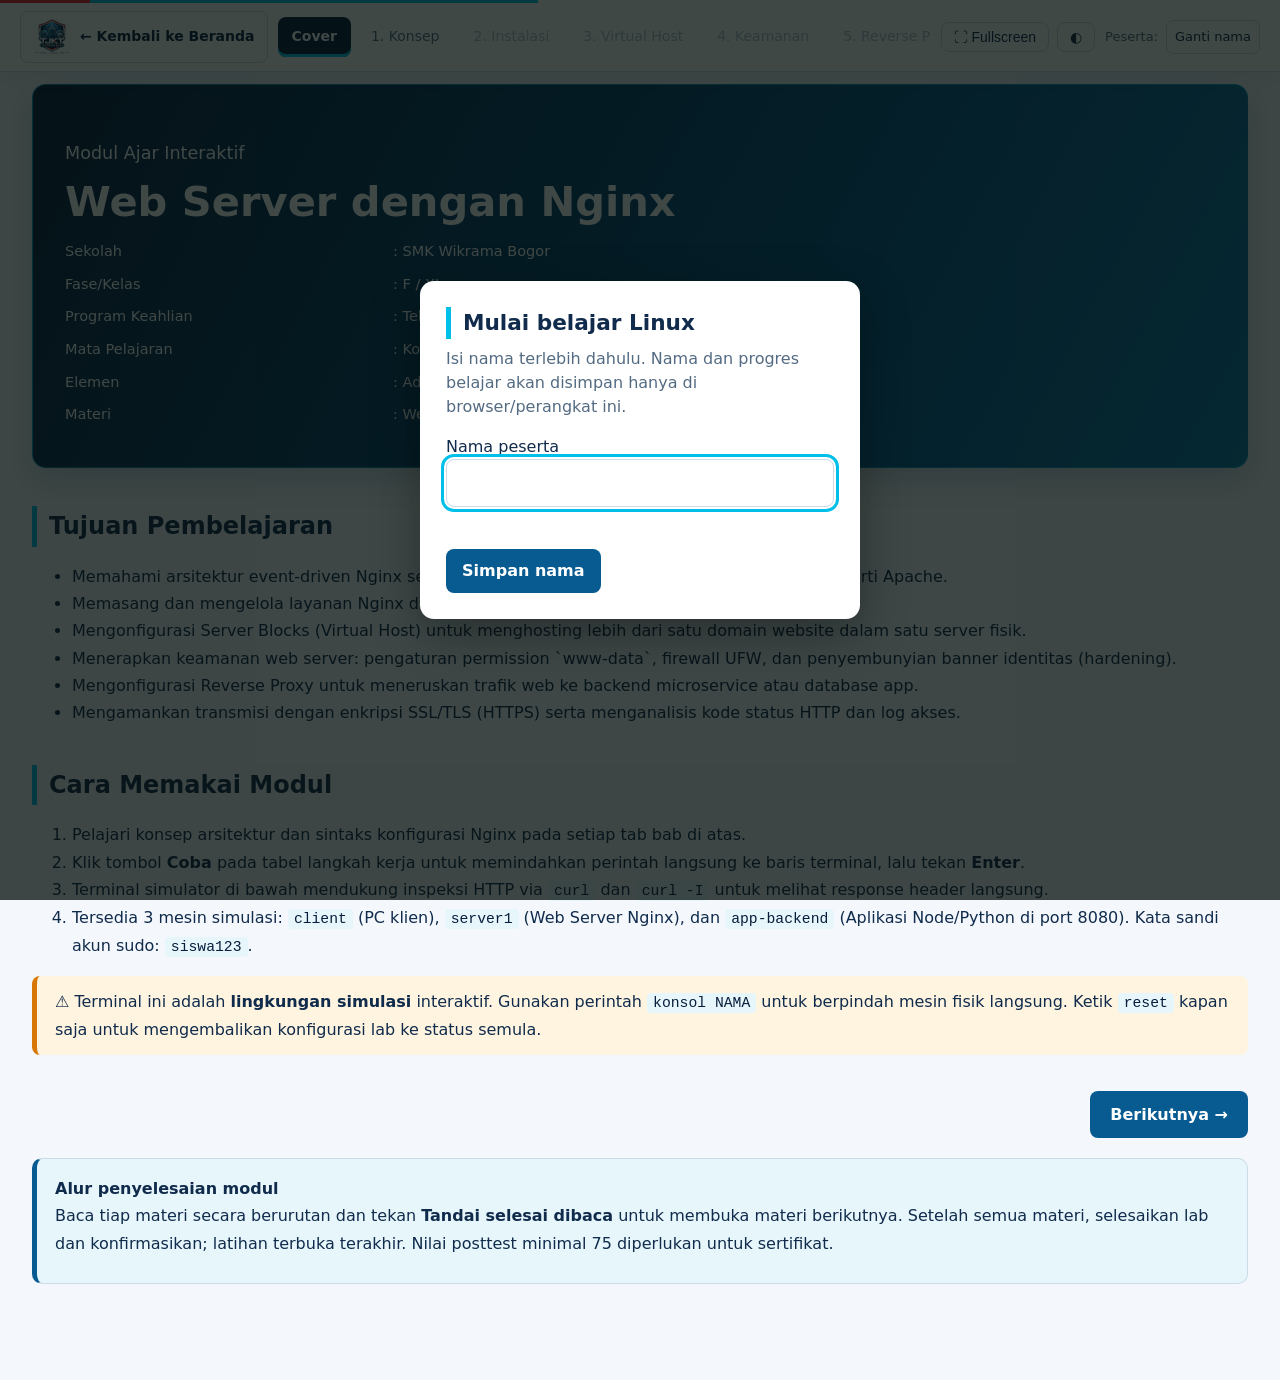
<file: nginx.html>
<!DOCTYPE html>
<html lang="id">
<head>
<meta charset="utf-8">
<meta name="viewport" content="width=device-width, initial-scale=1, viewport-fit=cover">
<title>Modul Web Server (Nginx) - SMK Wikrama Bogor (Full Page)</title>
<style>
:root{
  --bg:#f2f6f4;--fg:#14261f;--card:#fff;--pri:#0f766e;--acc:#dff3ef;--bd:#cfdcd6;
  --mut:#4f645b;--warn:#fff4e0;--wb:#d97706;--hd:#fff;
  box-sizing:border-box;
  padding-top:env(safe-area-inset-top,0px);
  padding-bottom:env(safe-area-inset-bottom,0px);
}
@media (prefers-color-scheme:dark){
  :root:not([data-theme="light"]){
    --bg:#0d1714;--fg:#e4efe9;--card:#15231f;--pri:#4fd1b8;--acc:#16342e;--bd:#294039;
    --mut:#9db5ab;--warn:#34260f;--wb:#f59e0b;--hd:#122019;
  }
}
:root[data-theme="dark"]{
  --bg:#0d1714;--fg:#e4efe9;--card:#15231f;--pri:#4fd1b8;--acc:#16342e;--bd:#294039;
  --mut:#9db5ab;--warn:#34260f;--wb:#f59e0b;--hd:#122019;
}
html,body{
  height:100%;
  margin:0;
  padding:0;
}
html{scroll-padding-top:calc(env(safe-area-inset-top,0px) + 60px)}
*{box-sizing:border-box}
body{
  background:var(--bg);
  color:var(--fg);
  font:16px/1.7 "Segoe UI",system-ui,-apple-system,sans-serif;
  display:flex;
  flex-direction:column;
  min-height:100vh;
}
body::before{
  content:"";position:fixed;inset:0 0 auto;
  height:env(safe-area-inset-top,0px);
  background:var(--hd);z-index:1001;
}

header{
  position:fixed;
  top:env(safe-area-inset-top,0px);
  left:0;
  right:0;
  z-index:1000;
  background:var(--hd);
  border-bottom:1px solid var(--bd);
  width:100%;
  box-shadow:0 2px 8px rgba(0,0,0,0.08);
}
#bar{height:3px;background:var(--pri);width:0;transition:width .3s}
.hw{display:flex;align-items:center;gap:10px;padding:8px 20px;max-width:100%;width:100%}
nav{display:flex;gap:6px;overflow-x:auto;flex:1;min-width:0;scrollbar-width:none}
nav::-webkit-scrollbar{display:none}
nav button{
  white-space:nowrap;border:0;background:none;color:var(--mut);
  padding:8px 14px;border-radius:8px;cursor:pointer;font:inherit;font-size:14px;
  transition:all 0.15s ease;
}
nav button:hover{background:var(--acc);color:var(--fg)}
nav button.on{background:var(--pri);color:var(--hd);font-weight:600}
button:focus-visible,input:focus-visible{outline:2px solid var(--pri);outline-offset:2px}
.actions{display:flex;gap:8px;align-items:center}
.tg{
  border:1px solid var(--bd);background:var(--card);color:var(--fg);
  border-radius:8px;padding:6px 12px;cursor:pointer;font-size:14px;
  display:inline-flex;align-items:center;justify-content:center;
  transition:background .2s;
}
.tg:hover{background:var(--acc)}
.portal-link{text-decoration:none;white-space:nowrap}

main{
  width:100%;
  max-width:100%;
  flex:1;
  margin:0 auto;
  padding:84px 32px 80px;
}
@media(max-width:768px){
  main{padding:74px 14px 60px}
  .hw{padding:6px 10px}
}

/* Tab control: tab disembunyikan default kecuali tab aktif */
.tab{
  display:none;
}
.tab.active{
  display:block;
}

h1{font-size:2.2rem;line-height:1.2;margin:.2em 0}
h2{font-size:1.5rem;margin:1.6em 0 .4em;border-left:5px solid var(--pri);padding-left:12px}
h3{font-size:1.15rem;margin:1.3em 0 .3em;color:var(--pri)}
p,li{max-width:100%}

.cover{
  background:linear-gradient(135deg,var(--pri),#0b3b36);
  color:#fff;border-radius:14px;padding:36px 32px;margin-bottom:24px;
  box-shadow:0 4px 14px rgba(0,0,0,0.08);
}
.cover h1{font-size:2.6rem}
.cover table,.cover td,.cover tr:nth-child(even) td{
  border:0;background:none;color:#fff;padding:4px 14px 4px 0;
}
.co{
  border-left:5px solid var(--pri);background:var(--acc);padding:12px 18px;
  border-radius:8px;margin:16px 0;
}
.co.w{border-color:var(--wb);background:var(--warn)}
.tw{overflow-x:auto;margin:14px 0;border-radius:10px;border:1px solid var(--bd)}
table{border-collapse:collapse;width:100%;font-size:14.5px;background:var(--card)}
th{background:var(--pri);color:var(--hd);text-align:left;padding:10px 14px;font-weight:600}
td{padding:9px 14px;border:1px solid var(--bd);vertical-align:top}
tr:nth-child(even) td{background:var(--acc)}
code{
  font-family:ui-monospace,Consolas,monospace;font-size:.92em;
  background:var(--acc);padding:2px 6px;border-radius:4px;word-break:break-word;
}
.try{
  margin-left:8px;border:0;border-radius:6px;background:var(--pri);
  color:var(--hd);padding:4px 12px;font-size:12px;cursor:pointer;
  transition:opacity .15s;
}
.try:hover{opacity:0.85}
.nv{display:flex;justify-content:space-between;margin-top:36px;gap:12px}
.nv button,.btn{
  background:var(--pri);color:var(--hd);border:0;border-radius:8px;
  padding:10px 20px;cursor:pointer;font:inherit;font-weight:600;
  transition:filter .15s;
}
.nv button:hover,.btn:hover{filter:brightness(1.1)}
svg text{fill:currentColor;font:13px sans-serif}

#tbox{
  margin:20px 0 10px;
  width:100%;
}
#where{
  font-size:13.5px;color:var(--mut);display:flex;
  justify-content:space-between;align-items:center;margin-bottom:8px;
  background:var(--card);padding:8px 14px;border:1px solid var(--bd);border-radius:8px;
}
#where button{
  border:1px solid var(--bd);background:var(--card);color:var(--fg);
  border-radius:6px;padding:4px 12px;cursor:pointer;font-size:12px;
}
#where button:hover{background:var(--acc)}
#term{
  background:#0c0c0c;color:#e6e6e6;border-radius:10px;padding:16px;
  height:440px;overflow-y:auto;font:14px/1.48 ui-monospace,Consolas,monospace;
  white-space:pre-wrap;word-break:break-word;cursor:text;
  box-shadow:inset 0 2px 6px rgba(0,0,0,0.6);
  border:1px solid #232323;
}
#term .g{color:#5fd75f;font-weight:700}
#term .b{color:#6aa5ff;font-weight:700}
#term .d{color:#8a8a8a}
#ln{display:flex}
#ps{white-space:pre}
#in{flex:1;min-width:40px;background:transparent;border:0;color:#fff;font:inherit;outline:none;padding:0;caret-color:#fff}

.lab{
  display:grid;
  grid-template-columns:1fr 340px;
  gap:20px;
  align-items:start;
  margin-top:10px;
}
.lab #term{height:540px}
@media(max-width:992px){
  .lab{grid-template-columns:1fr}
  .lab #term{height:440px}
}
.ms{list-style:none;padding:0;margin:0}
.ms li{
  padding:12px 14px;border:1px solid var(--bd);border-radius:8px;
  margin-bottom:8px;background:var(--card);font-size:14px;
}
.ms li.ok{background:var(--acc);border-color:var(--pri)}
.ms li.ok b::after{content:" ✔ Selesai";color:var(--pri)}
.ms details{color:var(--mut);font-size:13px;margin-top:4px}

.card{
  background:var(--card);border:1px solid var(--bd);border-radius:10px;
  padding:18px 22px;margin:16px 0;
}
.q button{
  display:block;width:100%;text-align:left;margin:6px 0;
  padding:10px 14px;border:1px solid var(--bd);border-radius:8px;
  background:var(--card);color:var(--fg);cursor:pointer;font:inherit;
  transition:background .15s;
}
.q button:hover{background:var(--acc)}
.q button.r{background:var(--acc);border-color:var(--pri);font-weight:600}
.q button.x{background:var(--warn);border-color:var(--wb)}
@media print{
  header,.nv,#tbox,.try,.actions{display:none}
  .tab{display:block!important}
  body::before{display:none}
}
</style>
</head>
<body>
<header>
  <div id="bar"></div>
  <div class="hw">
    <a class="tg portal-link" href="index.html">← Kembali ke Beranda</a>
    <nav id="nav"></nav>
    <div class="actions">
      <button class="tg" id="btnFs" title="Toggle Layar Penuh">⛶ Fullscreen</button>
      <button class="tg" id="tg" aria-label="Ganti tema">◐</button>
    </div>
  </div>
</header>
<main>

<section class="tab active" data-title="Cover">
<div class="cover">
  <p style="font-size:1.1rem;margin-bottom:4px">Modul Ajar Interaktif</p>
  <h1>Web Server dengan Nginx</h1>
  <table>
    <tr><td>Sekolah</td><td>: SMK Wikrama Bogor</td></tr>
    <tr><td>Fase/Kelas</td><td>: F / XI</td></tr>
    <tr><td>Program Keahlian</td><td>: Teknik Jaringan Komputer dan Telekomunikasi</td></tr>
    <tr><td>Mata Pelajaran</td><td>: Konsentrasi Keahlian TKJ</td></tr>
    <tr><td>Elemen</td><td>: Administrasi Sistem Jaringan</td></tr>
    <tr><td>Materi</td><td>: Web Server &amp; Reverse Proxy (Nginx)</td></tr>
  </table>
</div>
<h2>Tujuan Pembelajaran</h2>
<ul>
  <li>Memahami arsitektur event-driven Nginx serta perbedaannya dengan web server tradisional seperti Apache.</li>
  <li>Memasang dan mengelola layanan Nginx di sistem operasi Debian 12 (Bookworm).</li>
  <li>Mengonfigurasi Server Blocks (Virtual Host) untuk menghosting lebih dari satu domain website dalam satu server fisik.</li>
  <li>Menerapkan keamanan web server: pengaturan permission `www-data`, firewall UFW, dan penyembunyian banner identitas (hardening).</li>
  <li>Mengonfigurasi Reverse Proxy untuk meneruskan trafik web ke backend microservice atau database app.</li>
  <li>Mengamankan transmisi dengan enkripsi SSL/TLS (HTTPS) serta menganalisis kode status HTTP dan log akses.</li>
</ul>
<h2>Cara Memakai Modul</h2>
<ol>
  <li>Pelajari konsep arsitektur dan sintaks konfigurasi Nginx pada setiap tab bab di atas.</li>
  <li>Klik tombol <b>Coba</b> pada tabel langkah kerja untuk memindahkan perintah langsung ke baris terminal, lalu tekan <b>Enter</b>.</li>
  <li>Terminal simulator di bawah mendukung inspeksi HTTP via <code>curl</code> dan <code>curl -I</code> untuk melihat response header langsung.</li>
  <li>Tersedia 3 mesin simulasi: <code>client</code> (PC klien), <code>server1</code> (Web Server Nginx), dan <code>app-backend</code> (Aplikasi Node/Python di port 8080). Kata sandi akun sudo: <code>siswa123</code>.</li>
</ol>
<div class="co w">⚠️ Terminal ini adalah <b>lingkungan simulasi</b> interaktif. Gunakan perintah <code>konsol NAMA</code> untuk berpindah mesin fisik langsung. Ketik <code>reset</code> kapan saja untuk mengembalikan konfigurasi lab ke status semula.</div>
</section>

<section class="tab" data-title="1. Konsep">
<h1>Bab 1. Konsep Dasar Web Server &amp; Nginx</h1>
<div class="co">🎯 <b>Tujuan:</b> Memahami protokol HTTP/HTTPS, cara kerja Web Server melayani klien, serta keunggulan arsitektur Asynchronous Event-Driven Nginx dibanding Apache.</div>
<h2>Apa itu Web Server?</h2>
<p><b>Web Server</b> adalah perangkat lunak yang bertugas melayani permintaan dokumen web (HTML, CSS, gambar, API) dari browser klien melalui protokol HTTP (TCP port 80) atau HTTPS (TCP port 443). Komunikasi berjalan dengan konsep Request-Response.</p>
<svg viewBox="0 0 680 100" width="100%" height="90" role="img" aria-label="Alur request response HTTP">
  <rect x="10" y="20" width="160" height="60" rx="8" fill="none" stroke="currentColor"/>
  <text x="35" y="55">Browser / Client</text>
  <rect x="500" y="20" width="160" height="60" rx="8" fill="none" stroke="currentColor"/>
  <text x="520" y="55">Nginx (Port 80/443)</text>
  <line x1="170" y1="40" x2="500" y2="40" stroke="currentColor" stroke-width="2"/>
  <text x="240" y="34">HTTP GET /index.html</text>
  <line x1="500" y1="65" x2="170" y2="65" stroke="currentColor" stroke-width="2" stroke-dasharray="5 3"/>
  <text x="260" y="80">HTTP 200 OK (HTML Content)</text>
</svg>
<h2>Perbandingan: Nginx vs Apache HTTP Server</h2>
<div class="tw">
  <table>
    <tr><th>Aspek</th><th>Nginx (Engine-X)</th><th>Apache HTTP Server</th></tr>
    <tr><td>Arsitektur Dasar</td><td><b>Asynchronous, Event-Driven, Non-blocking</b> (1 worker process dapat menangani ribuan koneksi bersamaan).</td><td><b>Process/Thread-based</b> (Model MPM prefork/worker; tiap request dialokasikan thread/proses tersendiri).</td></tr>
    <tr><td>Konsumsi Memori (RAM)</td><td>Sangat rendah dan stabil, tidak membengkak saat lonjakan koneksi (C10K Problem Solver).</td><td>Cenderung meningkat drastis seiring bertambahnya jumlah koneksi aktif.</td></tr>
    <tr><td>Konten Statis</td><td>Sangat cepat dan efisien melayani file HTML, CSS, JS, dan berkas media langsung.</td><td>Baik, namun memiliki overhead konfigurasi per-direktori (<code>.htaccess</code>).</td></tr>
    <tr><td>Peran Tambahan</td><td>Sangat umum difungsikan sebagai <b>Reverse Proxy, Load Balancer,</b> dan API Gateway.</td><td>Umumnya dipakai sebagai monolithic web server terintegrasi runtime modul bawaan (mod_php).</td></tr>
  </table>
</div>
<div class="co">💡 <b>Analogi Restoran:</b> Apache seperti restoran yang merekrut 1 pelayan khusus untuk duduk menunggui 1 meja sampai tamu selesai makan. Jika ada 100 tamu, dibutuhkan 100 pelayan (menghabiskan RAM). Nginx seperti 1 pelayan cekatan yang mencatat pesanan semua meja sekaligus sambil lalu; saat masakan siap dari dapur (event), pelayan langsung mengantarkannya ke meja yang tepat.</div>
<h2>Kode Status HTTP Penting</h2>
<div class="tw">
  <table>
    <tr><th>Status Code</th><th>Kategori</th><th>Arti &amp; Penyebab Umum</th></tr>
    <tr><td><code>200 OK</code></td><td>Sukses</td><td>Permintaan berhasil diproses dan konten web dikirimkan ke klien.</td></tr>
    <tr><td><code>301 / 302</code></td><td>Redirection</td><td>Halaman dialihkan permanen (misal HTTP dipaksa pindah ke HTTPS).</td></tr>
    <tr><td><code>403 Forbidden</code></td><td>Client Error</td><td>Akses ditolak: izin baca berkas (permission) salah atau direktori tidak punya <code>index.html</code>.</td></tr>
    <tr><td><code>404 Not Found</code></td><td>Client Error</td><td>Berkas yang diminta di URL tidak ditemukan pada direktori `root` server.</td></tr>
    <tr><td><code>500 Internal Error</code></td><td>Server Error</td><td>Terjadi galat pada backend program atau kesalahan fatal konfigurasi.</td></tr>
    <tr><td><code>502 Bad Gateway</code></td><td>Server Error</td><td>Nginx bertindak sebagai proxy, namun backend aplikasi (Node/PHP) sedang mati / tidak merespons.</td></tr>
  </table>
</div>
<h3>Ringkasan</h3>
<p>Nginx adalah web server modern berperforma tinggi yang melayani aset statis dengan cepat dan sering menjadi garda depan (*reverse proxy*). <b>Latihan:</b> Mengapa arsitektur non-blocking Nginx lebih tahan terhadap lonjakan pengunjung dibanding model proses thread?</p>
</section>

<section class="tab" data-title="2. Instalasi">
<h1>Bab 2. Instalasi &amp; Manajemen Layanan Nginx</h1>
<div class="co">🎯 <b>Tujuan:</b> Memasang paket Nginx di Debian 12, mengelola daemons lewat `systemctl`, dan memahami direktori default `/var/www/html`.</div>
<h2>Manajemen Service di Debian 12</h2>
<p>Di Debian 12 (Bookworm), Nginx dikelola melalui daemon systemd dengan unit bernama <code>nginx.service</code>. Setelah paket terpasang, daemon langsung aktif dan mendengarkan port 80 secara otomatis.</p>
<div class="tw">
  <table>
    <tr><th>Perintah Perawatan</th><th>Fungsi Kerja</th></tr>
    <tr><td><code>sudo systemctl status nginx</code></td><td>Mengecek apakah layanan sedang `active (running)` atau terjadi kegagalan.</td></tr>
    <tr><td><code>sudo systemctl restart nginx</code></td><td>Menghentikan lalu menyalakan ulang daemon (menimbulkan jeda koneksi sesaat).</td></tr>
    <tr><td><code>sudo systemctl reload nginx</code></td><td>Membaca ulang konfigurasi baru tanpa memutus koneksi klien yang sedang aktif (*graceful*).</td></tr>
    <tr><td><code>sudo nginx -t</code></td><td>Memvalidasi sintaks berkas konfigurasi sebelum diterapkan agar server tidak mogok.</td></tr>
  </table>
</div>
<h2>Struktur Direktori Nginx</h2>
<ul>
  <li><code>/etc/nginx/nginx.conf</code> : Berkas konfigurasi global utama server.</li>
  <li><code>/etc/nginx/sites-available/</code> : Wadah seluruh berkas konfigurasi virtual host/server block.</li>
  <li><code>/etc/nginx/sites-enabled/</code> : Wadah symlink aktif yang dibaca langsung oleh Nginx saat berjalan.</li>
  <li><code>/var/www/html/</code> : Lokasi berkas website default (dokumen root).</li>
  <li><code>/var/log/nginx/</code> : Tempat penyimpanan berkas `access.log` dan `error.log`.</li>
</ul>
<h2>Langkah Kerja</h2>
<div data-st="b2"></div>
<h2>Praktik di Terminal</h2><div class="tslot"></div>
<h3>Ringkasan</h3>
<p>Alur kerja administrator: Pasang paket ➔ Periksa status dengan <code>systemctl</code> ➔ Uji respons via <code>curl localhost</code> ➔ Validasi sintaks dengan <code>nginx -t</code> sebelum reload.</p>
</section>

<section class="tab" data-title="3. Virtual Host">
<h1>Bab 3. Virtual Host (Server Blocks)</h1>
<div class="co">🎯 <b>Tujuan:</b> Menghosting banyak nama domain website yang berbeda dalam satu mesin server tunggal menggunakan Server Blocks.</div>
<h2>Konsep Name-based Virtual Hosting</h2>
<p>Satu server fisik dengan 1 IP dapat melayani website berbeda (misal <code>sekolah.sch.id</code> dan <code>portalku.lan</code>). Saat browser menghubungi server, browser menyertakan header <code>Host: nama_domain</code>. Nginx memeriksa direktif <code>server_name</code> yang cocok lalu menyajikan dokumen dari folder <code>root</code> masing-masing.</p>
<div class="tw">
  <table>
    <tr><th>Direktif Konfigurasi</th><th>Fungsi Konfigurasi</th><th>Contoh Nilai</th></tr>
    <tr><td><code>listen</code></td><td>Port TCP dan alamat IP yang didengarkan</td><td><code>listen 80;</code></td></tr>
    <tr><td><code>server_name</code></td><td>Nama domain yang dicocokkan dengan header Host klien</td><td><code>server_name portalku.lan;</code></td></tr>
    <tr><td><code>root</code></td><td>Folder fisik tempat dokumen HTML website disimpan</td><td><code>root /var/www/portalku;</code></td></tr>
    <tr><td><code>index</code></td><td>Urutan nama berkas utama yang dicari pertama kali</td><td><code>index index.html index.htm;</code></td></tr>
  </table>
</div>
<div class="co">💡 <b>Mengapa menggunakan symlink (ln -s)?</b> Direktori <code>sites-available</code> berfungsi sebagai gudang rancangan. Dengan membuat link ke <code>sites-enabled</code>, kamu dapat mengaktifkan atau menonaktifkan website dalam sekejap tanpa menghapus berkas aslinya.</div>
<h2>Langkah Kerja</h2>
<div data-st="b3"></div>
<h2>Praktik di Terminal</h2><div class="tslot"></div>
</section>

<section class="tab" data-title="4. Keamanan">
<h1>Bab 4. Keamanan Web Server &amp; Hardening</h1>
<div class="co">🎯 <b>Tujuan:</b> Mengamankan hak akses dokumen web (`www-data`), menyembunyikan identitas versi server, dan mengatur proteksi firewall (UFW).</div>
<div class="tw">
  <table>
    <tr><th>Tindakan Keamanan</th><th>Alasan &amp; Manfaat Proteksi</th></tr>
    <tr><td>Kepemilikan Akun `www-data`</td><td>Nginx berjalan di bawah akun non-root (`www-data`). Berkas web tidak boleh dimiliki root agar jika terjadi eksploitasi, peretas tidak langsung menguasai sistem operasi.</td></tr>
    <tr><td><code>server_tokens off;</code></td><td>Menyembunyikan informasi nomor versi Nginx dari response header HTTP (mempersulit pencarian kerentanan spesifik).</td></tr>
    <tr><td>Firewall `ufw allow 80/tcp` &amp; `443/tcp`</td><td>Hanya membuka port 80 (HTTP) dan 443 (HTTPS), menutup port lain yang tidak berizin.</td></tr>
    <tr><td>Izin Berkas 644 dan Folder 755</td><td>Mencegah pengguna luar atau script nakal mengubah isi kode website tanpa izin.</td></tr>
  </table>
</div>
<h2>Langkah Kerja</h2>
<div data-st="b4"></div>
<h2>Praktik di Terminal</h2><div class="tslot"></div>
<h3>Checklist Keamanan Web Server</h3>
<div class="tw">
  <table>
    <tr><th>Status</th><th>Langkah Hardening</th></tr>
    <tr><td><input type="checkbox"></td><td>Kepemilikan berkas web diarahkan ke user <code>www-data:www-data</code>.</td></tr>
    <tr><td><input type="checkbox"></td><td>Versi server disembunyikan dengan direktif <code>server_tokens off;</code>.</td></tr>
    <tr><td><input type="checkbox"></td><td>Firewall UFW aktif dan hanya mengizinkan port web.</td></tr>
    <tr><td><input type="checkbox"></td><td>Uji sintaks <code>nginx -t</code> berhasil tanpa peringatan error.</td></tr>
  </table>
</div>
</section>

<section class="tab" data-title="5. Reverse Proxy">
<h1>Bab 5. Konfigurasi Reverse Proxy</h1>
<div class="co">🎯 <b>Tujuan:</b> Menjadikan Nginx sebagai pintu gerbang (*front-facing server*) yang meneruskan request klien ke aplikasi backend di server internal.</div>
<h2>Apa itu Reverse Proxy?</h2>
<p>Bila <i>Forward Proxy</i> bertindak mewakili klien untuk mengakses internet, maka <b>Reverse Proxy</b> bertindak mewakili server internal agar dapat diakses klien luar. Aplikasi modern (seperti Node.js, Python Flask/Django, Go) umumnya berjalan di port lokal (misal `127.0.0.1:8080`). Nginx menerima request di port 80/443 lalu meneruskannya via direktif <code>proxy_pass</code>.</p>
<svg viewBox="0 0 680 100" width="100%" height="90" role="img" aria-label="Alur reverse proxy">
  <rect x="5" y="25" width="130" height="50" rx="8" fill="none" stroke="currentColor"/>
  <text x="25" y="55">Klien Browser</text>
  <rect x="250" y="25" width="150" height="50" rx="8" fill="none" stroke="currentColor"/>
  <text x="270" y="55">Nginx (:80)</text>
  <rect x="510" y="25" width="150" height="50" rx="8" fill="none" stroke="currentColor"/>
  <text x="525" y="55">Backend App (:8080)</text>
  <line x1="135" y1="50" x2="250" y2="50" stroke="currentColor" stroke-width="2"/>
  <line x1="400" y1="50" x2="510" y2="50" stroke="currentColor" stroke-width="3" stroke-dasharray="5 3"/>
  <text x="420" y="42">proxy_pass</text>
</svg>
<div class="tw">
  <table>
    <tr><th>Direktif Proxy</th><th>Fungsi dan Parameter</th></tr>
    <tr><td><code>proxy_pass http://10.0.0.30:8080;</code></td><td>Meneruskan lalu lintas HTTP ke server tujuan di internal localhost/jaringan privat.</td></tr>
    <tr><td><code>proxy_set_header Host $host;</code></td><td>Menyampaikan nama host asli yang diminta browser klien ke aplikasi backend.</td></tr>
    <tr><td><code>proxy_set_header X-Real-IP $remote_addr;</code></td><td>Meneruskan alamat IP asli pengunjung ke backend (agar pencatatan IP tidak tertulis IP Nginx).</td></tr>
  </table>
</div>
<h2>Langkah Kerja</h2>
<div data-st="b5"></div>
<h2>Praktik di Terminal</h2><div class="tslot"></div>
</section>

<section class="tab" data-title="6. HTTPS & SSL">
<h1>Bab 6. Enkripsi HTTPS &amp; Sertifikat SSL</h1>
<div class="co">🎯 <b>Tujuan:</b> Mengamankan transmisi data website dari penyadapan (sniffing) dengan sertifikat SSL/TLS pada port 443.</div>
<h2>Perbedaan HTTP dan HTTPS</h2>
<p>HTTP mentransmisikan data dalam bentuk teks biasa (plaintext), sehingga kredensial login atau formulir mudah disadap di jaringan publik. <b>HTTPS</b> membungkus komunikasi HTTP di dalam terowongan terenkripsi TLS menggunakan kriptografi asimetris dan simetris.</p>
<div class="tw">
  <table>
    <tr><th>Komponen Sertifikat</th><th>Fungsi Teknis</th></tr>
    <tr><td>Private Key (<code>nginx-selfsigned.key</code>)</td><td>Kunci rahasia milik server, tidak boleh diberikan ke pihak mana pun. Disimpan dengan permission ketat (600).</td></tr>
    <tr><td>Public Certificate (<code>nginx-selfsigned.crt</code>)</td><td>Sertifikat publik berisi identitas domain dan public key server yang dibagikan ke browser pengunjung.</td></tr>
    <tr><td>Port Standar</td><td>HTTPS beroperasi pada protokol TCP port <b>443</b>.</td></tr>
  </table>
</div>
<h2>Langkah Kerja</h2>
<div data-st="b6"></div>
<h2>Praktik di Terminal</h2><div class="tslot"></div>
</section>

<section class="tab" data-title="7. Troubleshooting">
<h1>Bab 7. Troubleshooting &amp; Analisis Log</h1>
<div class="co">🎯 <b>Tujuan:</b> Mendiagnosis penyebab website gagal tampil melalui berkas log Nginx dan pengujian kode status HTTP.</div>
<div class="tw">
  <table>
    <tr><th>Gejala / Pesan Galat</th><th>Kemungkinan Akar Masalah</th><th>Tindakan Perbaikan</th></tr>
    <tr><td><code>403 Forbidden</code></td><td>Izin akses folder web salah atau berkas <code>index.html</code> belum dibuat di direktori <code>root</code>.</td><td>Jalankan <code>chmod 755 /var/www/...</code> dan pastikan ada file index.</td></tr>
    <tr><td><code>502 Bad Gateway</code></td><td>Nginx gagal terhubung ke backend upstream (aplikasi Node/PHP mati atau port salah).</td><td>Periksa apakah service backend aktif mendengarkan port yang dituju (misal port 8080).</td></tr>
    <tr><td><code>Job for nginx.service failed</code></td><td>Kesalahan penulisan sintaks di berkas konfigurasi (titik koma kurang atau kurung kurawal hilang).</td><td>Jalankan <code>sudo nginx -t</code> untuk melihat baris yang salah secara presisi.</td></tr>
    <tr><td><code>Connection Refused</code></td><td>Layanan Nginx tidak sedang berjalan atau port belum dibuka.</td><td>Jalankan <code>systemctl start nginx</code> dan periksa <code>ufw status</code>.</td></tr>
  </table>
</div>
<div class="co">ℹ️ Nginx menyimpan catatan riwayat akses di <code>/var/log/nginx/access.log</code> dan catatan galat di <code>/var/log/nginx/error.log</code>. Pantau secara live menggunakan <code>tail -f</code>.</div>
<h2>Langkah Kerja</h2>
<div data-st="b7"></div>
<h2>Praktik di Terminal</h2><div class="tslot"></div>
</section>

<section class="tab" data-title="Lab Terminal">
<h1>Lab Terminal Nginx Interaktif</h1>
<p>Selesaikan 6 misi praktikum sistem administrasi server di bawah ini. Uji setiap konfigurasi langsung menggunakan browser/perintah <code>curl</code> di simulator. Password sudo: <code>siswa123</code>.</p>
<div class="lab">
  <div class="tslot"></div>
  <div>
    <h3 style="margin-top:0">Daftar Misi Mandiri</h3>
    <ul class="ms" id="ms"></ul>
  </div>
</div>
</section>

<section class="tab" data-title="Latihan">
<h1>Latihan Soal &amp; Rangkuman</h1>
<div id="quiz"></div>
<h2>Rangkuman Inti</h2>
<ul>
  <li>Nginx memakai arsitektur event-driven non-blocking yang sangat efisien dalam menangani ribuan koneksi bersamaan dengan RAM rendah.</li>
  <li>Konfigurasi virtual host (Server Blocks) memungkinkan satu IP server menghosting banyak domain via direktif <code>server_name</code>.</li>
  <li>Praktik hardening utama mencakup kepemilikan <code>www-data</code>, firewall UFW, serta <code>server_tokens off;</code>.</li>
  <li>Fungsi <code>proxy_pass</code> menjadikan Nginx sebagai pintu masuk terpadu untuk meneruskan request ke aplikasi backend microservice.</li>
  <li>Diagnosis galat selalu diawali dengan <code>nginx -t</code> dan membaca log di <code>/var/log/nginx/error.log</code>.</li>
</ul>
</section>

<div id="tbox">
  <div id="where">
    <span></span>
    <button id="rs" title="Kembalikan terminal ke kondisi semula">⟲ Reset Lab</button>
  </div>
  <div id="term">
    <div id="log"></div>
    <div id="ln">
      <span id="ps"></span>
      <input id="in" autocomplete="off" autocapitalize="off" autocorrect="off" spellcheck="false" aria-label="Terminal Input">
    </div>
  </div>
</div>
</main>

<script src="local-progress.js"></script>
<script>
const ST = {
  b2: [
    ['Masuk ke server1', [['konsol server1', 'Berpindah ke konsol server1. Server ini belum memiliki web server Nginx.']]],
    ['Perbarui daftar paket & pasang Nginx', [['sudo apt update', 'Memperbarui katalog repositori paket Debian 12.'], ['sudo apt install -y nginx', 'Mengunduh dan memasang paket web server Nginx.']], 'Di Debian, daemon Nginx otomatis aktif langsung setelah pemasangan.'],
    ['Periksa status layanan', [['systemctl status nginx', 'Melihat status service Nginx. Harus tertera active (running).'], ['sudo nginx -t', 'Menguji kebenaran sintaks berkas konfigurasi.'], ['sudo systemctl reload nginx', 'Memuat ulang konfigurasi tanpa mematikan sesi web yang sedang berlangsung.']]],
    ['Uji Web Server dari lokal dan client', [['curl http://localhost', 'Menampilkan kode HTML halaman awal default Nginx dari server1.'], ['konsol client', 'Pindah ke komputer client.'], ['curl http://10.0.0.20', 'Mengakses web server1 dari client via IP jaringan. Hasilnya identik.']]]
  ],
  b3: [
    ['Pindah ke server1', [['konsol server1', 'Konfigurasi virtual host dibuat di server.']]],
    ['Buat folder & berkas web baru', [['sudo mkdir -p /var/www/portalku', 'Membuat direktori root untuk website baru portalku.lan.'], ['echo "<h1>Selamat Datang di Portal SMK Wikrama</h1>" | sudo tee /var/www/portalku/index.html', 'Membuat berkas HTML beranda baru.']]],
    ['Buat konfigurasi Server Block', [['echo -e "server {\\n  listen 80;\\n  server_name portalku.lan;\\n  root /var/www/portalku;\\n  index index.html;\\n}" | sudo tee /etc/nginx/sites-available/portalku', 'Menulis blok konfigurasi virtual host di sites-available.']]],
    ['Aktifkan konfigurasi via Symlink', [['sudo ln -s /etc/nginx/sites-available/portalku /etc/nginx/sites-enabled/', 'Membuat symlink ke folder sites-enabled untuk mengaktifkan website.'], ['sudo nginx -t', 'Menguji konfigurasi. Jika sintaks lolos, siap dimuat ulang.'], ['sudo systemctl reload nginx', 'Menerapkan website baru ke memori Nginx.']]],
    ['Uji virtual host dari client', [['konsol client', 'Pindah ke client.'], ['curl -H "Host: portalku.lan" http://10.0.0.20', 'Mengakses web dengan mengirimkan header Host. Nginx akan menampilkan halaman Portal Wikrama!']]]
  ],
  b4: [
    ['Pindah ke server1', [['konsol server1', 'Pengaturan keamanan dilakukan di server.']]],
    ['Atur izin akses direktori www-data', [['sudo chown -R www-data:www-data /var/www', 'Menjadikan akun sistem www-data sebagai pemilik seluruh dokumen web.'], ['sudo chmod -R 755 /var/www', 'Mengunci izin folder menjadi 755 (hanya www-data yang dapat menulis).']]],
    ['Sembunyikan versi server', [['sudo sed -i "s/# server_tokens off;/server_tokens off;/" /etc/nginx/nginx.conf', 'Mengaktifkan direktif server_tokens off pada konfigurasi utama.'], ['sudo nginx -t', 'Memastikan sintaks tetap valid.'], ['sudo systemctl reload nginx', 'Menerapkan aturan penyembunyian banner identitas.']]],
    ['Atur Firewall UFW', [['sudo apt install -y ufw', 'Memasang paket firewall UFW.'], ['sudo ufw allow 80/tcp', 'Membuka akses port web HTTP.'], ['sudo ufw allow 443/tcp', 'Membuka akses port aman HTTPS.'], ['sudo ufw enable', 'Mengaktifkan proteksi firewall. Ketik y saat diminta konfirmasi.']]],
    ['Uji header keamanan dari client', [['konsol client', 'Kembali ke client untuk membuktikan efek penyembunyian banner.'], ['curl -I http://10.0.0.20', 'Periksa baris Server: hanya tertulis nginx tanpa nomor rilis versi.']]]
  ],
  b5: [
    ['Pindah ke server1', [['konsol server1', 'Konfigurasi proxy dipasang di server1.']]],
    ['Buat konfigurasi Reverse Proxy', [['echo -e "server {\\n  listen 80;\\n  server_name app.lan;\\n  location / {\\n    proxy_pass http://10.0.0.30:8080;\\n    proxy_set_header Host \\$host;\\n  }\\n}" | sudo tee /etc/nginx/sites-available/app', 'Membuat server block yang mem-forward request domain app.lan ke backend app di port 8080.']]],
    ['Aktifkan dan reload', [['sudo ln -s /etc/nginx/sites-available/app /etc/nginx/sites-enabled/', 'Mengaktifkan konfigurasi proxy ke sites-enabled.'], ['sudo nginx -t', 'Validasi sintaks konfigurasi.'], ['sudo systemctl reload nginx', 'Memuat konfigurasi proxy ke server aktif.']]],
    ['Uji Reverse Proxy dari client', [['konsol client', 'Pindah ke client.'], ['curl -H "Host: app.lan" http://10.0.0.20', 'Nginx akan meneruskan request ke 10.0.0.30:8080 dan menampilkan respon dari backend app!']]]
  ],
  b6: [
    ['Pindah ke server1', [['konsol server1', 'Pembuatan sertifikat SSL dilakukan di web server.']]],
    ['Generate Self-Signed SSL Certificate', [['sudo openssl req -x509 -nodes -days 365 -newkey rsa:2048 -keyout /etc/ssl/private/nginx-selfsigned.key -out /etc/ssl/certs/nginx-selfsigned.crt -subj "/CN=server1"', 'Membuat pasangan kunci privat dan sertifikat SSL x509 yang valid selama 1 tahun.']]],
    ['Konfigurasi port 443 SSL', [['echo -e "server {\\n  listen 443 ssl;\\n  server_name 10.0.0.20;\\n  ssl_certificate /etc/ssl/certs/nginx-selfsigned.crt;\\n  ssl_certificate_key /etc/ssl/private/nginx-selfsigned.key;\\n  root /var/www/html;\\n}" | sudo tee /etc/nginx/sites-available/ssl-web', 'Membuat konfigurasi server block HTTPS port 443 dengan sertifikat SSL.']]],
    ['Aktifkan HTTPS dan reload', [['sudo ln -s /etc/nginx/sites-available/ssl-web /etc/nginx/sites-enabled/', 'Mengaktifkan virtual host HTTPS.'], ['sudo nginx -t', 'Memeriksa validitas direktif SSL.'], ['sudo systemctl reload nginx', 'Menerapkan SSL.']]],
    ['Uji koneksi HTTPS dari client', [['konsol client', 'Pindah ke client.'], ['curl -k https://10.0.0.20', 'Mengakses HTTPS web server (-k mengabaikan peringatan sertifikat self-signed).']]]
  ],
  b7: [
    ['Pindah ke server1', [['konsol server1', 'Audit dan diagnosis dilakukan di server.']]],
    ['Pantau riwayat akses web', [['sudo tail -n 10 /var/log/nginx/access.log', 'Menampilkan 10 baris terakhir log pengunjung web lengkap dengan kode HTTP respons.']]],
    ['Analisis log galat (error log)', [['sudo tail -n 10 /var/log/nginx/error.log', 'Melihat rincian pesan kesalahan saat ada halaman gagal dimuat.']]],
    ['Simulasi galat 403 Forbidden', [['sudo chmod 000 /var/www/html/index.nginx-debian.html', 'Mengunci total akses berkas index untuk mensimulasikan error permission.'], ['curl -I http://localhost', 'Output menunjukkan HTTP 403 Forbidden!'], ['sudo grep "permission denied" /var/log/nginx/error.log', 'Melihat bukti rekaman kesalahan di berkas error.log.']]],
    ['Perbaiki izin kembali', [['sudo chmod 644 /var/www/html/index.nginx-debian.html', 'Mengembalikan mode izin berkas ke standar aman 644.'], ['curl -I http://localhost', 'Status kembali normal: HTTP/1.1 200 OK.']]]
  ]
};

const tabs = Array.from(document.querySelectorAll('.tab'));
const nav = document.getElementById('nav');
const TB = document.getElementById('tbox');

function show(i) {
  if (!window.ASJ.canOpenTab(i)) { window.ASJ.notifyLocked(i); return; }
  tabs.forEach((t, k) => {
    if (k === i) {
      t.classList.add('active');
    } else {
      t.classList.remove('active');
    }
  });

  const navBtns = nav.querySelectorAll('button');
  navBtns.forEach((b, k) => {
    b.classList.toggle('on', k === i);
  });

  const bar = document.getElementById('bar');
  if (bar) bar.style.width = (i / (tabs.length - 1) * 100) + '%';

  const currentTab = tabs[i];
  const sl = currentTab.querySelector('.tslot');
  if (sl) {
    sl.appendChild(TB);
    TB.style.display = 'block';
  } else if (currentTab.dataset.title === 'Cover' || currentTab.dataset.title === '1. Konsep' || currentTab.dataset.title === 'Latihan') {
    TB.style.display = 'none';
  } else {
    currentTab.appendChild(TB);
    TB.style.display = 'block';
  }
  window.scrollTo(0, 0);
  window.ASJ.setActiveTab(i);
}

// Inisialisasi tombol pada navbar
nav.innerHTML = '';
tabs.forEach((t, k) => {
  const b = document.createElement('button');
  b.textContent = t.dataset.title;
  b.onclick = () => show(k);
  nav.appendChild(b);

  const oldNv = t.querySelector('.nv');
  if (oldNv) oldNv.remove();

  const d = document.createElement('div');
  d.className = 'nv';

  const prevBtn = k > 0 ? '<button class="btn-prev">← Sebelumnya</button>' : '<div></div>';
  const nextBtn = k < tabs.length - 1 ? '<button class="btn-next">Berikutnya →</button>' : '<div></div>';

  d.innerHTML = prevBtn + nextBtn;
  if (k > 0) d.querySelector('.btn-prev').onclick = () => show(k - 1);
  if (k < tabs.length - 1) d.querySelector('.btn-next').onclick = () => show(k + 1);
  t.appendChild(d);
});

// Toggle Ganti Tema
document.getElementById('tg').onclick = () => {
  const r = document.documentElement;
  const isDark = r.dataset.theme ? r.dataset.theme === 'dark' : matchMedia('(prefers-color-scheme:dark)').matches;
  r.dataset.theme = isDark ? 'light' : 'dark';
};

// Toggle Fullscreen Layar Penuh
const btnFs = document.getElementById('btnFs');
btnFs.onclick = () => {
  if (!document.fullscreenElement) {
    document.documentElement.requestFullscreen().catch(() => {});
    btnFs.textContent = '✕ Exit Full';
  } else {
    if (document.exitFullscreen) document.exitFullscreen();
    btnFs.textContent = '⛶ Fullscreen';
  }
};
document.addEventListener('fullscreenchange', () => {
  if (!document.fullscreenElement) btnFs.textContent = '⛶ Fullscreen';
});

const $ = s => document.querySelector(s);
const T = $('#term');
const LOG = $('#log');
const LN = $('#ln');
const I = $('#in');
const PS = $('#ps');

document.querySelectorAll('[data-st]').forEach(el => {
  let k = 0;
  const list = ST[el.dataset.st];
  if (!list) return;
  list.forEach(([t, rows, n]) => {
    k++;
    const h = document.createElement('h3');
    h.textContent = 'Langkah ' + k + '. ' + t;
    const w = document.createElement('div');
    w.className = 'tw';
    const tb = document.createElement('table');
    tb.innerHTML = '<tr><th style="width:40%">Perintah</th><th>Fungsi</th></tr>';
    rows.forEach(([c, f]) => {
      const tr = tb.insertRow();
      const a = tr.insertCell();
      const b = tr.insertCell();
      const cd = document.createElement('code');
      cd.textContent = c;
      a.appendChild(cd);
      const bt = document.createElement('button');
      bt.className = 'try';
      bt.textContent = 'Coba';
      bt.onclick = () => {
        I.value = c;
        I.scrollIntoView({ block: 'center', behavior: 'smooth' });
        I.focus();
      };
      a.appendChild(bt);
      b.textContent = f;
    });
    w.appendChild(tb);
    el.append(h, w);
    if (n) {
      const p = document.createElement('p');
      p.className = 'co';
      p.textContent = n;
      el.appendChild(p);
    }
  });
});

const NET = { client: '10.0.0.10', server1: '10.0.0.20', 'app-backend': '10.0.0.30' };
const PW = { siswa: 'siswa123', root: 'root123' };
const CMDS = 'help clear reset konsol ls cd pwd cat mkdir touch rm chmod chown echo sed grep tail whoami hostname id date uname ping sudo apt systemctl nginx ufw curl openssl ln exit'.split(' ');
let S, stack, D, clk, ec, hist = [], hi = 0, pend = null, busy = 0;

const home = u => u === 'root' ? '/root' : '/home/' + u;
const canWu = (u, p) => u === 'root' || p === '/tmp' || p.startsWith('/tmp/') || p.startsWith('/home/' + u + '/');
const esc = t => t.replace(/[&<>]/g, c => ({ '&': '&amp;', '<': '&lt;', '>': '&gt;' }[c]));
const pad = n => String(n).padStart(2, '0');
const ts = () => { clk++; return 'Oct 19 08:' + pad(Math.floor(clk / 60) % 60) + ':' + pad(clk % 60); };

function ab(s, p) {
  if (p === '~' || p.startsWith('~/')) p = home(s.u) + p.slice(1);
  if (p[0] !== '/') p = s.cwd + '/' + p;
  const o = [];
  p.split('/').forEach(x => {
    if (x === '' || x === '.') return;
    if (x === '..') o.pop();
    else o.push(x);
  });
  return '/' + o.join('/');
}

const kids = (s, P) => {
  const b = P === '/' ? '/' : P + '/';
  return Object.keys(s.fs).filter(k => k !== P && k.startsWith(b) && !k.slice(b.length).includes('/')).map(k => k.split('/').pop()).sort();
};
const mstr = m => [...m].map(c => 'rwx'.split('').map((x, i) => (c >> (2 - i) & 1) ? x : '-').join('')).join('');

function mkhost(h) {
  const fs = {};
  ['/', '/home', '/home/siswa', '/etc', '/var', '/var/log', '/tmp', '/usr', '/root'].forEach(p => {
    fs[p] = { d: 1, m: p === '/tmp' ? '777' : '755', o: p === '/home/siswa' ? 'siswa' : 'root', g: p === '/home/siswa' ? 'siswa' : 'root' };
  });
  fs['/etc/hostname'] = { c: h, m: '644', o: 'root', g: 'root' };
  return { name: h, ip: NET[h], u: 'siswa', cwd: '/home/siswa', fs, inst: 0, act: 0, en: 0, tokens: 1, ufw: { on: 0, allow: [] }, pk: {}, accessLog: [], errorLog: [], vhosts: [] };
}

function instNginx(s) {
  s.inst = 1; s.act = 1; s.en = 1;
  ['/etc/nginx', '/etc/nginx/sites-available', '/etc/nginx/sites-enabled', '/var/www', '/var/www/html', '/var/log/nginx', '/etc/ssl', '/etc/ssl/certs', '/etc/ssl/private'].forEach(p => {
    s.fs[p] = { d: 1, m: '755', o: 'root', g: 'root' };
  });
  s.fs['/etc/nginx/nginx.conf'] = {
    c: `user www-data;
worker_processes auto;
pid /run/nginx.pid;
events { worker_connections 768; }
http {
    sendfile on;
    # server_tokens off;
    include /etc/nginx/sites-enabled/*;
}`,
    m: '644', o: 'root', g: 'root'
  };
  s.fs['/var/www/html/index.nginx-debian.html'] = {
    c: `<!DOCTYPE html>
<html>
<head><title>Welcome to nginx!</title></head>
<body>
<h1>Welcome to nginx on Debian 12!</h1>
<p>If you see this page, the nginx web server is successfully installed and working.</p>
</body>
</html>\n`,
    m: '644', o: 'www-data', g: 'www-data'
  };
  s.fs['/etc/nginx/sites-available/default'] = {
    c: `server {
    listen 80 default_server;
    listen [::]:80 default_server;
    root /var/www/html;
    index index.html index.htm index.nginx-debian.html;
    server_name _;
    location / {
        try_files $uri $uri/ =404;
    }
}`,
    m: '644', o: 'root', g: 'root'
  };
  s.fs['/etc/nginx/sites-enabled/default'] = { l: '/etc/nginx/sites-available/default', m: '777', o: 'root', g: 'root' };
  s.accessLog.push(ts() + ' [notice] 1024#1024: start worker processes');
  s.errorLog.push(ts() + ' [notice] 1024#1024: using the "epoll" event method');
}

function init() {
  S = { client: mkhost('client'), server1: mkhost('server1'), 'app-backend': mkhost('app-backend') };
  S.client.pk = { curl: 1 };
  const b = S['app-backend'];
  b.fs['/home/siswa/app.js'] = { c: `// Backend microservice berjalan di port 8080\n`, m: '644', o: 'siswa', g: 'siswa' };

  clk = 120; stack = [{ h: 'client' }]; D = {}; LOG.innerHTML = ''; pend = null; busy = 0;
  out('Debian GNU/Linux 12 (bookworm)  -  simulasi terminal Nginx full page');
  out('Ketik help untuk daftar perintah. Password sudo semua akun: siswa123', 'd');
  rm(); setPs();
}

const host = () => stack[stack.length - 1].h;
function out(t, c) {
  const d = document.createElement('div');
  if (c) d.className = c;
  d.textContent = t;
  LOG.appendChild(d);
  T.scrollTop = T.scrollHeight;
}
function outH(h) {
  const d = document.createElement('div');
  d.innerHTML = h;
  LOG.appendChild(d);
  T.scrollTop = T.scrollHeight;
}
function pshtml() {
  const s = S[host()], hm = home(s.u), c = s.cwd, p = c === hm ? '~' : c.startsWith(hm + '/') ? '~' + c.slice(hm.length) : c;
  return '<span class="g">' + s.u + '@' + host() + '</span>:<span class="b">' + p + '</span>' + (s.u === 'root' ? '#' : '$') + ' ';
}
function setPs() {
  PS.innerHTML = pshtml();
  $('#where span').textContent = 'Mesin Aktif: ' + host() + ' (' + S[host()].ip + ')';
  LN.style.display = (busy && !pend) ? 'none' : 'flex';
}
function ask(p, hid) {
  return new Promise(res => {
    const L = p.split('\n'), lp = L.pop();
    L.forEach(l => out(l));
    PS.textContent = lp;
    I.type = hid ? 'password' : 'text';
    pend = { res, lp, hid };
    LN.style.display = 'flex';
    I.focus();
  });
}

const M = [
  ['Pasang dan aktifkan Nginx di server1',
   'konsol server1 → sudo apt install -y nginx',
   'Nginx harus terpasang dan berstatus active (running).',
   () => S.server1.inst && S.server1.act],
  ['Buat halaman & Virtual Host portalku.lan',
   'Buat folder /var/www/portalku, index.html, konfigurasi di sites-available, symlink, lalu reload',
   'Hosting banyak website dalam satu IP server.',
   () => {
     const s = S.server1;
     return s.act && s.fs['/var/www/portalku/index.html'] && s.fs['/etc/nginx/sites-enabled/portalku'];
   }],
  ['Sembunyikan nomor versi Nginx (Hardening)',
   'sudo sed -i "s/# server_tokens off;/server_tokens off;/" /etc/nginx/nginx.conf && sudo systemctl reload nginx',
   'Mempersulit peretas mengenali rilis versi server.',
   () => {
     const s = S.server1;
     const conf = (s.fs['/etc/nginx/nginx.conf'] || {}).c || '';
     return s.act && conf.includes('server_tokens off;') && !conf.includes('# server_tokens off;');
   }],
  ['Konfigurasi Reverse Proxy untuk app.lan',
   'Buat server block app.lan dengan proxy_pass http://10.0.0.30:8080, aktifkan, lalu reload',
   'Meneruskan trafik pengunjung luar ke service backend internal.',
   () => {
     const s = S.server1;
     const link = s.fs['/etc/nginx/sites-enabled/app'];
     const conf = link ? (s.fs['/etc/nginx/sites-available/app'] || {}).c || '' : '';
     return s.act && conf.includes('proxy_pass');
   }],
  ['Buat SSL Self-Signed & Aktifkan Port 443',
   'sudo openssl req ... lalu konfigurasi server block listen 443 ssl',
   'Mengamankan lalu lintas dengan enkripsi SSL/HTTPS.',
   () => {
     const s = S.server1;
     return s.fs['/etc/ssl/certs/nginx-selfsigned.crt'] && s.fs['/etc/ssl/private/nginx-selfsigned.key'];
   }],
  ['Audit error log Nginx',
   'sudo tail -n 10 /var/log/nginx/error.log atau grep error',
   'Menelusuri jejak pesan galat untuk troubleshooting cepat.',
   () => {
     return S.server1.errorLogRead === true;
   }]
];

function rm() {
  const u = $('#ms');
  u.innerHTML = '';
  M.forEach((m, k) => {
    const l = document.createElement('li');
    l.id = 'm' + k;
    l.innerHTML = '<b>Misi ' + (k + 1) + ': ' + m[0] + '</b><details><summary>Petunjuk</summary>' + m[1] + '<br><i>Mengapa: ' + m[2] + '</i></details>';
    u.appendChild(l);
  });
}
const chk = () => M.forEach((m, k) => {
  if (!D[k] && m[3]()) D[k] = 1;
  $('#m' + k).classList.toggle('ok', !!D[k]);
});

function rd(s, p, sd) {
  let P = ab(s, p);
  const n = s.fs[P];
  if (!n) return { e: 'No such file or directory' };
  if (n.l) { P = n.l; return rd(s, P, sd); }
  if (n.d) return { e: 'Is a directory' };
  if (n.m === '000' && !sd) return { e: 'Permission denied' };
  return { c: n.c };
}
function wr(s, P, c, sd) {
  const owner = sd ? 'root' : s.u;
  const grp = sd ? 'root' : s.u;
  if (s.fs[P] && !s.fs[P].d) s.fs[P].c = c;
  else s.fs[P] = { c, m: '644', o: owner, g: grp };
}

function parseVhosts(s) {
  const vhosts = [];
  const enabled = Object.keys(s.fs).filter(k => k.startsWith('/etc/nginx/sites-enabled/'));
  enabled.forEach(linkPath => {
    const item = s.fs[linkPath];
    let content = '';
    if (item.l && s.fs[item.l]) content = s.fs[item.l].c;
    else if (item.c) content = item.c;

    const srvRe = /server\s*\{([^}]+)\}/gs;
    let m;
    while ((m = srvRe.exec(content)) !== null) {
      const block = m[1];
      const portM = block.match(/listen\s+(\d+)(?:\s+ssl)?/);
      const isSsl = /listen\s+\d+\s+ssl/.test(block);
      const nameM = block.match(/server_name\s+([^;]+);/);
      const rootM = block.match(/root\s+([^;]+);/);
      const proxyM = block.match(/proxy_pass\s+([^;]+);/);

      vhosts.push({
        port: portM ? parseInt(portM[1]) : 80,
        ssl: isSsl,
        serverName: nameM ? nameM[1].trim() : '_',
        root: rootM ? rootM[1].trim() : '/var/www/html',
        proxyPass: proxyM ? proxyM[1].trim() : null
      });
    }
  });
  return vhosts;
}

function curlRequest(targetUrl, headers = {}, headOnly = false, insecure = false) {
  let clean = targetUrl.replace(/^https?:\/\//, '');
  const isHttps = targetUrl.startsWith('https://');
  let [hostPart, pathPart] = clean.split(/\/(.+)/);
  pathPart = '/' + (pathPart || '');
  let [dstHost, dstPort] = hostPart.split(':');

  let targetIp = dstHost;
  if (dstHost === 'localhost' || dstHost === '127.0.0.1') targetIp = S[host()].ip;
  if (NET[dstHost]) targetIp = NET[dstHost];

  let destMachine = Object.values(S).find(m => m.ip === targetIp);
  if (!destMachine) return { status: 0, err: "curl: (6) Could not resolve host: " + dstHost };

  const portNum = dstPort ? parseInt(dstPort) : (isHttps ? 443 : 80);

  if (destMachine.ufw.on && !destMachine.ufw.allow.includes(portNum)) {
    return { status: 0, err: "curl: (28) Failed to connect to " + dstHost + " port " + portNum + ": Connection timed out" };
  }

  if (targetIp === NET['app-backend'] && portNum === 8080) {
    return {
      status: 200,
      headers: { 'Content-Type': 'application/json', 'Server': 'NodeJS/Microservice' },
      body: '{"status":"success","message":"Hello from Microservice Backend API (Node.js port 8080)"}\n'
    };
  }

  if (!destMachine.inst || !destMachine.act) {
    return { status: 0, err: "curl: (7) Failed to connect to " + dstHost + " port " + portNum + ": Connection refused" };
  }

  const vhosts = parseVhosts(destMachine);
  const reqHost = headers['Host'] || headers['host'] || dstHost;

  let match = vhosts.find(v => v.port === portNum && v.serverName === reqHost);
  if (!match) match = vhosts.find(v => v.port === portNum && (v.serverName === '_' || v.serverName === 'localhost'));
  if (!match && vhosts.length) match = vhosts.find(v => v.port === portNum);

  if (!match) {
    return { status: 0, err: "curl: (7) Failed to connect to " + dstHost + " port " + portNum + ": Connection refused" };
  }

  const confText = (destMachine.fs['/etc/nginx/nginx.conf'] || {}).c || '';
  const showTokens = !confText.includes('server_tokens off;');
  const srvHeader = showTokens ? 'nginx/1.22.1 (Debian)' : 'nginx';

  destMachine.accessLog.push(S[host()].ip + ' - - [' + ts() + '] "GET ' + pathPart + ' HTTP/1.1" 200 - "-" "curl/7.88.1"');

  if (match.proxyPass) {
    return {
      status: 200,
      headers: { 'Server': srvHeader, 'Content-Type': 'text/plain; charset=utf-8', 'X-Proxy-By': 'Nginx' },
      body: '[Proxy -> ' + match.proxyPass + '] Response: {"status":"200 OK","backend":"Connected via Nginx Reverse Proxy"}\n'
    };
  }

  let filePath = ab({ u: 'root', cwd: match.root }, pathPart === '/' ? 'index.html' : pathPart);
  let fileNode = destMachine.fs[filePath];
  if (!fileNode && pathPart === '/') {
    filePath = ab({ u: 'root', cwd: match.root }, 'index.nginx-debian.html');
    fileNode = destMachine.fs[filePath];
  }

  if (!fileNode) {
    destMachine.errorLog.push(ts() + ' [error] 1024#1024: *1 open() "' + filePath + '" failed (2: No such file or directory)');
    return {
      status: 404,
      headers: { 'Server': srvHeader, 'Content-Type': 'text/html' },
      body: '<html>\r\n<head><title>404 Not Found</title></head>\r\n<body>\r\n<center><h1>404 Not Found</h1></center>\r\n<hr><center>' + srvHeader + '</center>\r\n</body>\r\n</html>\n'
    };
  }

  if (fileNode.m === '000') {
    destMachine.errorLog.push(ts() + ' [error] 1024#1024: *1 open() "' + filePath + '" failed (13: Permission denied)');
    return {
      status: 403,
      headers: { 'Server': srvHeader, 'Content-Type': 'text/html' },
      body: '<html>\r\n<head><title>403 Forbidden</title></head>\r\n<body>\r\n<center><h1>403 Forbidden</h1></center>\r\n<hr><center>' + srvHeader + '</center>\r\n</body>\r\n</html>\n'
    };
  }

  return {
    status: 200,
    headers: { 'Server': srvHeader, 'Content-Type': 'text/html', 'Content-Length': String((fileNode.c || '').length) },
    body: fileNode.c || ''
  };
}

function tok(l) {
  const r = [], re = /"([^"]*)"|'([^']*)'|(>>|>|\||&&|[^\s|>&"']+)/g;
  let m;
  while ((m = re.exec(l))) {
    if (m[1] !== undefined) r.push({ v: m[1], q: 1 });
    else if (m[2] !== undefined) r.push({ v: m[2], q: 1 });
    else r.push({ v: m[3], q: 0 });
  }
  return r;
}

async function run(line) {
  const tk = tok(line);
  if (!tk.length) return;
  const segs = [[]];
  tk.forEach(t => (!t.q && t.v === '&&') ? segs.push([]) : segs[segs.length - 1].push(t));
  for (let q = 0; q < segs.length; q++) {
    if (q && ec) break;
    ec = 0;
    const st = [[]];
    segs[q].forEach(t => (!t.q && t.v === '|') ? st.push([]) : st[st.length - 1].push(t));
    let inp = null;
    for (let i = 0; i < st.length; i++) {
      const a = []; let rd = null; const ts = st[i];
      for (let j = 0; j < ts.length; j++) {
        const t = ts[j];
        if (!t.q && (t.v === '>' || t.v === '>>')) rd = { ap: t.v === '>>', f: (ts[++j] || {}).v };
        else a.push(t.v);
      }
      if (!a.length) continue;
      const last = i === st.length - 1, buf = [], o = m => { (last && !rd) ? out(m) : buf.push(m); };
      await exec(a, inp, o, 0);
      if (rd && rd.f) {
        const s = S[host()], P = ab(s, rd.f), par = P.replace(/\/[^/]*$/, '') || '/';
        if (!s.fs[par]) { out('bash: ' + rd.f + ': No such file or directory'); ec = 1; }
        else if (!canWu(s.u, P)) { out('bash: ' + rd.f + ': Permission denied'); ec = 1; }
        else { const old = s.fs[P]; wr(s, P, (rd.ap && old ? old.c : '') + buf.join('\n') + '\n', 0); }
      }
      inp = buf.join('\n');
    }
  }
}

async function exec(a, inp, o, sd) {
  const h = host(), s = S[h], x = a[0], r = a.slice(1), e = m => { o(m); ec = 1; };
  switch (x) {
  case 'sudo': if (r.length < 1) { e('usage: sudo command'); break; } return exec(r, inp, o, 1);
  case 'help': o('Perintah Nginx Lab: ' + CMDS.join(' ') + '\nPindah mesin: konsol client | konsol server1 | konsol app-backend | reset'); break;
  case 'clear': LOG.innerHTML = ''; break;
  case 'reset': init(); return;
  case 'konsol': if (!NET[r[0]]) { e('usage: konsol client|server1|app-backend'); break; } stack = [{ h: r[0] }]; o('Berpindah ke konsol ' + r[0] + ' (' + NET[r[0]] + ').'); break;
  case 'whoami': o(sd ? 'root' : s.u); break;
  case 'hostname': o(h); break;
  case 'id': o(sd ? 'uid=0(root) gid=0(root) groups=0(root)' : 'uid=1000(siswa) gid=1000(siswa) groups=1000(siswa),27(sudo)'); break;
  case 'date': o('Mon Oct 19 08:15:00 WIB 2026'); break;
  case 'uname': o(r.includes('-a') ? 'Linux ' + h + ' 6.1.0-21-amd64 #1 SMP PREEMPT_DYNAMIC Debian 6.1.90-1 (2024-05-03) x86_64 GNU/Linux' : 'Linux'); break;
  case 'pwd': o(s.cwd); break;

  case 'ls': {
    let fl = '', ps = []; r.forEach(z => z[0] === '-' ? fl += z : ps.push(z)); if (!ps.length) ps = ['.'];
    const row = (nm, n) => fl.includes('l') ? (n.d ? 'd' : n.l ? 'l' : '-') + mstr(n.m || '644') + ' 1 ' + (n.o || s.u) + ' ' + (n.g || s.u) + ' ' + String(n.d ? 4096 : (n.c || '').length).padStart(5) + ' Oct 19 08:00 ' + nm + (n.l ? ' -> ' + n.l : '') : nm;
    for (const p of ps) {
      const P = ab(s, p), n = s.fs[P];
      if (!n) { e("ls: cannot access '" + p + "': No such file or directory"); continue; }
      if (n.d && !fl.includes('d')) {
        let k = kids(s, P); k = fl.includes('a') ? ['.', '..', ...k] : k.filter(z => z[0] !== '.');
        if (ps.length > 1) o(p + ':');
        const L = k.map(z => row(z, z === '.' || z === '..' ? n : s.fs[(P === '/' ? '' : P) + '/' + z]));
        if (fl.includes('l')) { o('total ' + k.length * 4); L.forEach(z => o(z)); }
        else if (L.length) o(L.join('  '));
      } else o(row(p, n));
    }
    break;
  }

  case 'cd': {
    const p = r[0] || '~', P = ab(s, p), n = s.fs[P];
    if (!n) { e('bash: cd: ' + p + ': No such file or directory'); break; }
    if (!n.d) { e('bash: cd: ' + p + ': Not a directory'); break; }
    s.cwd = P;
    break;
  }

  case 'cat': {
    if (!r.length && inp != null) { o(inp); break; }
    for (const p of r) {
      const t = rd(s, p, sd);
      if (t.e) e('cat: ' + p + ': ' + t.e); else o(t.c.replace(/\n$/, ''));
    }
    break;
  }

  case 'mkdir': {
    const pf = r.includes('-p');
    for (const p of r.filter(z => z[0] !== '-')) {
      const P = ab(s, p);
      if (s.fs[P]) { if (!pf) e("mkdir: cannot create directory '" + p + "': File exists"); continue; }
      if (!sd && !canWu(s.u, P)) { e("mkdir: cannot create directory '" + p + "': Permission denied"); continue; }
      const par = P.replace(/\/[^/]*$/, '') || '/';
      if (!s.fs[par] && !pf) { e("mkdir: cannot create directory '" + p + "': No such file or directory"); continue; }
      if (pf) { let c = ''; P.split('/').filter(Boolean).forEach(z => { c += '/' + z; if (!s.fs[c]) s.fs[c] = { d: 1, m: '755', o: sd ? 'root' : s.u, g: sd ? 'root' : s.u }; }); }
      else s.fs[P] = { d: 1, m: '755', o: sd ? 'root' : s.u, g: sd ? 'root' : s.u };
    }
    break;
  }

  case 'touch': for (const p of r) {
    const P = ab(s, p); if (s.fs[P]) continue;
    if (!sd && !canWu(s.u, P)) { e("touch: cannot touch '" + p + "': Permission denied"); continue; }
    s.fs[P] = { c: '', m: '644', o: sd ? 'root' : s.u, g: sd ? 'root' : s.u };
  } break;

  case 'rm': {
    const rec = r.some(z => /^-.*[rR]/.test(z));
    for (const p of r.filter(z => z[0] !== '-')) {
      const P = ab(s, p), n = s.fs[P];
      if (!n) { e("rm: cannot remove '" + p + "': No such file or directory"); continue; }
      if (n.d && !rec) { e("rm: cannot remove '" + p + "': Is a directory"); continue; }
      if (!sd && !canWu(s.u, P)) { e("rm: cannot remove '" + p + "': Permission denied"); continue; }
      Object.keys(s.fs).filter(k => k === P || k.startsWith(P + '/')).forEach(k => delete s.fs[k]);
    }
    break;
  }

  case 'chmod': {
    let rec = r.includes('-R');
    const rest = r.filter(z => z !== '-R');
    const m = rest[0], p = rest[1];
    if (!/^[0-7]{3}$/.test(m || '') || !p) { e('Usage: chmod [-R] MODE(3 digit) FILE'); break; }
    const P = ab(s, p), n = s.fs[P];
    if (!n) { e("chmod: cannot access '" + p + "': No such file or directory"); break; }
    if (!sd && n.o === 'root') { e("chmod: changing permissions of '" + p + "': Operation not permitted"); break; }
    n.m = m;
    if (rec && n.d) {
      Object.keys(s.fs).filter(k => k.startsWith(P + '/')).forEach(k => s.fs[k].m = m);
    }
    break;
  }

  case 'chown': {
    let rec = r.includes('-R');
    const rest = r.filter(z => z !== '-R');
    const owner = rest[0], p = rest[1];
    if (!sd) { e("chown: changing ownership of '" + p + "': Operation not permitted"); break; }
    if (!owner || !p) { e('Usage: chown [-R] user:group FILE'); break; }
    const [usr, grp] = owner.split(':');
    const P = ab(s, p), n = s.fs[P];
    if (!n) { e("chown: cannot access '" + p + "': No such file or directory"); break; }
    n.o = usr || 'root';
    n.g = grp || usr || 'root';
    if (rec && n.d) {
      Object.keys(s.fs).filter(k => k.startsWith(P + '/')).forEach(k => {
        s.fs[k].o = usr || 'root';
        s.fs[k].g = grp || usr || 'root';
      });
    }
    break;
  }

  case 'echo': {
    let t = r.slice(); const en = t[0] === '-e'; if (en) t.shift();
    let z = t.join(' '); if (en) z = z.replace(/\\n/g, '\n').replace(/\\t/g, '\t').replace(/\\\$/g, '$');
    o(z);
    break;
  }

  case 'tee': {
    const ap = r.includes('-a'), p = r.find(z => z[0] !== '-'); if (!p) break;
    const P = ab(s, p); if (!sd && !canWu(s.u, P)) { e('tee: ' + p + ': Permission denied'); break; }
    const old = s.fs[P]; wr(s, P, (ap && old ? old.c : '') + (inp || '') + '\n', sd); o(inp || '');
    break;
  }

  case 'sed': {
    const i = r.includes('-i'), rest = r.filter(z => z !== '-i'), sc = rest[0], p = rest[1], m = sc && sc.match(/^s\/(.*?)\/(.*?)\/(g?)$/);
    if (!m || !p) { e('usage: sed [-i] s/pola/ganti/ file'); break; }
    const t = rd(s, p, 1);
    if (t.e) { e("sed: can't read " + p + ': ' + t.e); break; }
    const P = ab(s, p);
    if (i && !sd && !canWu(s.u, P)) { e("sed: couldn't open temporary file " + P.replace(/[^/]*$/, '') + 'sedXXXXXX: Permission denied'); break; }
    const re = new RegExp(m[1].replace(/\\\?/g, '?').replace(/\\\+/g, '+'), m[3]);
    const res = t.c.split('\n').map(l => l.replace(re, m[2])).join('\n');
    if (i) wr(s, P, res, sd); else o(res.replace(/\n$/, ''));
    break;
  }

  case 'grep': {
    const fl = r.filter(z => z[0] === '-'), ar = r.filter(z => z[0] !== '-'), pat = ar[0];
    if (!pat) { e('Usage: grep [OPTION]... PATTERNS [FILE]...'); break; }
    let txt;
    if (ar[1]) { const t = rd(s, ar[1], sd); if (t.e) { e('grep: ' + ar[1] + ': ' + t.e); break; } txt = t.c; }
    else txt = inp || '';
    let re; try { re = new RegExp(pat, fl.includes('-i') ? 'i' : ''); } catch (z) { e('grep: Invalid regular expression'); break; }
    const Ls = txt.split('\n').filter(l => re.test(l) !== fl.includes('-v'));
    Ls.forEach(l => o(l)); if (!Ls.length) ec = 1;
    break;
  }

  case 'tail': {
    let n = 10, f;
    for (let i = 0; i < r.length; i++) { if (r[i] === '-n') n = +r[++i]; else if (r[i][0] !== '-') f = r[i]; }
    if (f === '/var/log/nginx/error.log' && s.name === 'server1') {
      s.errorLogRead = true;
      if (!sd) { e("tail: cannot open '" + f + "' for reading: Permission denied"); break; }
      s.errorLog.slice(-n).forEach(l => o(l));
      break;
    }
    if (f === '/var/log/nginx/access.log' && s.name === 'server1') {
      if (!sd) { e("tail: cannot open '" + f + "' for reading: Permission denied"); break; }
      s.accessLog.slice(-n).forEach(l => o(l));
      break;
    }
    let txt = inp;
    if (f) { const t = rd(s, f, sd); if (t.e) { e("tail: cannot open '" + f + "' for reading: " + t.e); break; } txt = t.c; }
    (txt || '').split('\n').slice(-n).forEach(l => o(l));
    break;
  }

  case 'ln': {
    if (r[0] === '-s') {
      const src = r[1], dst = r[2];
      if (!src || !dst) { e('Usage: ln -s TARGET LINK_NAME'); break; }
      if (!sd) { e("ln: failed to create symbolic link '" + dst + "': Permission denied"); break; }
      const pDst = ab(s, dst);
      s.fs[pDst] = { l: src, m: '777', o: 'root', g: 'root' };
      break;
    }
    e('Usage: ln -s TARGET LINK_NAME');
    break;
  }

  case 'curl': {
    let headOnly = false, insecure = false, hdrs = {}, url = '';
    for (let i = 0; i < r.length; i++) {
      if (r[i] === '-I' || r[i] === '--head') headOnly = true;
      else if (r[i] === '-k' || r[i] === '--insecure') insecure = true;
      else if (r[i] === '-H') {
        const [hk, hv] = (r[++i] || '').split(/:\s*/);
        if (hk) hdrs[hk] = hv;
      }
      else if (!r[i].startsWith('-')) url = r[i];
    }
    if (!url) { e("curl: try 'curl --help' for more information"); break; }
    if (!url.startsWith('http://') && !url.startsWith('https://')) url = 'http://' + url;

    const resp = curlRequest(url, hdrs, headOnly, insecure);
    if (resp.status === 0) { e(resp.err); break; }

    if (headOnly) {
      o('HTTP/1.1 ' + resp.status + ' ' + (resp.status === 200 ? 'OK' : resp.status === 403 ? 'Forbidden' : resp.status === 404 ? 'Not Found' : 'Error'));
      Object.entries(resp.headers).forEach(([k, v]) => o(k + ': ' + v));
    } else {
      o(resp.body.replace(/\n$/, ''));
    }
    break;
  }

  case 'openssl': {
    if (r[0] === 'req') {
      if (!sd) { e('openssl: Permission denied'); break; }
      let keyout = '/etc/ssl/private/nginx-selfsigned.key', outcrt = '/etc/ssl/certs/nginx-selfsigned.crt';
      for (let i = 0; i < r.length; i++) {
        if (r[i] === '-keyout') keyout = r[++i];
        if (r[i] === '-out') outcrt = r[++i];
      }
      s.fs[ab(s, keyout)] = { c: '-----BEGIN PRIVATE KEY-----\nMIIEvgIBADANBgkqhkiG9w0BAQEFAASCBKgwggSkAgEAAoIBAQC67zX\n-----END PRIVATE KEY-----\n', m: '600', o: 'root', g: 'root' };
      s.fs[ab(s, outcrt)] = { c: '-----BEGIN CERTIFICATE-----\nMIIDdzCCAl+gAwIBAgIUQW\n-----END CERTIFICATE-----\n', m: '644', o: 'root', g: 'root' };
      o("Generating a RSA private key\n................+++++\nwriting new private key to '" + keyout + "'\n-----");
      break;
    }
    e('Usage: openssl req ...');
    break;
  }

  case 'nginx': {
    if (!sd) { e('nginx: [alert] could not open error log file: Permission denied'); break; }
    if (!s.inst) { e('bash: nginx: command not found'); break; }
    if (r.includes('-t')) {
      o('nginx: the configuration file /etc/nginx/nginx.conf syntax is ok\nnginx: configuration file /etc/nginx/nginx.conf test is successful');
      break;
    }
    if (r[0] === '-s' && r[1] === 'reload') {
      o('nginx: reload signal sent');
      break;
    }
    e('Usage: nginx -t | nginx -s reload');
    break;
  }

  case 'apt': case 'apt-get': {
    if (!sd) { e('E: Could not open lock file /var/lib/dpkg/lock-frontend - open (13: Permission denied)\nE: Unable to acquire the dpkg frontend lock, are you root?'); break; }
    if (r[0] === 'update') {
      o('Get:1 http://deb.debian.org/debian bookworm InRelease [151 kB]\nFetched 151 kB in 1s (180 kB/s)\nReading package lists... Done\nBuilding dependency tree... Done\nAll packages are up to date.');
      break;
    }
    if (r[0] !== 'install') { e('Usage: apt [update|install] paket'); break; }
    const pk = r.slice(1).filter(z => z[0] !== '-'); if (!pk.length) { e('E: No packages specified'); break; }
    for (const p of pk) {
      if (p === 'nginx') {
        if (s.inst) { o('nginx is already the newest version (1.22.1-9).'); continue; }
        o('The following NEW packages will be installed:\n  nginx nginx-common nginx-core\nSetting up nginx (1.22.1-9) ...\nStarting nginx: nginx.');
        instNginx(s);
      }
      else if (p === 'ufw') {
        s.pk.ufw = 1;
        o('Setting up ufw (0.36.2) ...');
      }
      else e('E: Unable to locate package ' + p);
    }
    break;
  }

  case 'systemctl': {
    const ac = r.find(z => /^(start|stop|restart|reload|enable|disable|status)$/.test(z));
    if (!ac || !r.some(z => /^(nginx)(\.service)?$/.test(z))) { e('usage: systemctl start|stop|restart|reload|enable|disable|status nginx'); break; }
    if (!s.inst) { e('Unit nginx.service could not be found.'); break; }
    if (ac === 'status') {
      o((s.act ? '●' : '○') + ' nginx.service - A high performance web server and a reverse proxy server\n     Loaded: loaded (/lib/systemd/system/nginx.service; ' + (s.en ? 'enabled' : 'disabled') + '; preset: enabled)\n     Active: ' + (s.act ? 'active (running) since Mon 2026-10-19 08:00:00 WIB; 15min ago' : 'inactive (dead)') + '\n   Main PID: 1024 (nginx)\n      Tasks: 2 (limit: 2341)\n     Memory: 6.2M\n        CPU: 14ms\n     CGroup: /system.slice/nginx.service\n             ├─1024 "nginx: master process /usr/sbin/nginx -g daemon on; master_process on;"\n             └─1025 "nginx: worker process"');
      break;
    }
    if (!sd) { e('Failed to ' + ac + ' nginx.service: Interactive authentication required.'); break; }
    if (ac === 'stop') { s.act = 0; o('Stopping nginx service...'); }
    else if (ac === 'reload') { if (!s.act) { e('Failed to reload nginx.service: Unit nginx.service is not active.'); break; } o('Reloading nginx configuration...'); }
    else if (ac === 'start' || ac === 'restart') { s.act = 1; o('Starting nginx.service...'); }
    else if (ac === 'enable') { s.en = 1; o('Synchronizing state of nginx.service with SysV service script with /lib/systemd/systemd-sysv-install.'); }
    break;
  }

  case 'ufw': {
    if (!sd) { e('bash: ufw: command not found'); break; } if (!s.pk.ufw) { e('sudo: ufw: command not found'); break; } const U = s.ufw;
    if (r[0] === 'allow') {
      const arg = r[1], pt = arg === '80/tcp' ? 80 : arg === '443/tcp' ? 443 : parseInt(arg);
      if (!pt) { e('ERROR: Invalid rule'); break; }
      if (!U.allow.includes(pt)) U.allow.push(pt); o('Rules updated\nRules updated (v6)');
    }
    else if (r[0] === 'enable') {
      U.on = 1; o('Firewall is active and enabled on system startup');
    }
    else if (r[0] === 'status') o(U.on ? 'Status: active\n\nTo                         Action      From\n--                         ------      ----\n' + U.allow.map(p => (p + '/tcp').padEnd(27) + 'ALLOW       Anywhere').join('\n') : 'Status: inactive');
    else e('Usage: ufw allow PORT/tcp | enable | status');
    break;
  }

  case 'ping': {
    const n = r.find(z => z[0] !== '-' && !/^\d+$/.test(z));
    if (!n) { e('ping: usage error: Destination address required'); break; }
    if (!NET[n]) { e('ping: ' + n + ': Name or service not known'); break; }
    o('PING ' + n + ' (' + NET[n] + ') 56(84) bytes of data.\n64 bytes from ' + n + ' (' + NET[n] + '): icmp_seq=1 ttl=64 time=0.4 ms\n--- ' + n + ' ping statistics ---\n1 packets transmitted, 1 received, 0% packet loss');
    break;
  }

  case 'exit': o('Sesi konsol utama tidak ditutup. Gunakan: konsol NAMA untuk berpindah mesin.'); break;
  default: e('bash: ' + x + ': command not found');
  }
}

I.onkeydown = async e => {
  if (e.key === 'Enter') {
    e.preventDefault(); const v = I.value; I.value = '';
    if (pend) { const p = pend; pend = null; I.type = 'text'; out(p.lp + (p.hid ? '' : v)); setPs(); p.res(v); return; }
    if (busy) return; busy = 1; outH(pshtml() + esc(v)); if (v.trim()) { hist.push(v); hi = hist.length; } setPs();
    try { await run(v); } catch (err) { out('simulator error: ' + err.message, 'd'); }
    busy = 0; chk(); setPs(); I.focus(); T.scrollTop = T.scrollHeight;
  }
  else if (e.key === 'ArrowUp' && !pend) { if (hi > 0) I.value = hist[--hi]; e.preventDefault(); }
  else if (e.key === 'ArrowDown' && !pend) { hi = Math.min(hi + 1, hist.length); I.value = hist[hi] || ''; e.preventDefault(); }
  else if (e.key === 'Tab' && !pend) {
    e.preventDefault(); const parts = I.value.split(' '), w = parts.pop(); let c;
    if (!parts.length || (parts.length === 1 && parts[0] === 'sudo')) c = CMDS.filter(z => z.startsWith(w));
    else {
      const s = S[host()], dir = w.includes('/') ? w.replace(/[^/]*$/, '') : '', base = w.slice(dir.length), P = ab(s, dir || '.');
      c = kids(s, P).filter(z => z.startsWith(base)).map(z => dir + z + ((s.fs[(P === '/' ? '' : P) + '/' + z] || {}).d ? '/' : ''));
    }
    if (c.length === 1) I.value = [...parts, c[0]].join(' ') + (c[0].endsWith('/') ? '' : ' ');
    else if (c.length > 1) out(c.join('  '));
  }
  else if (e.key === 'c' && e.ctrlKey && pend) { pend.res(''); pend = null; I.type = 'text'; }
};

T.onclick = () => { if (!getSelection().toString()) I.focus(); };
$('#rs').onclick = init;

const Q = [
  ['Model arsitektur Nginx yang memungkinkannya menangani ribuan koneksi konkuren dengan RAM rendah adalah...',
   ['Multi-Threaded Blocking', 'Asynchronous Event-Driven', 'Process-per-Request Forking', 'Monolithic Polling'], 1,
   'Nginx mengandalkan event loop non-blocking (seperti epoll pada Linux) sehingga 1 proses worker sanggup mengurus ribuan koneksi.'],

  ['Direktori standar di Debian tempat berkas konfigurasi virtual host aktif yang dibaca Nginx berada pada...',
   ['/var/www/sites/', '/etc/nginx/sites-available/', '/etc/nginx/sites-enabled/', '/etc/nginx/conf.d/active/'], 2,
   'sites-available adalah wadah draf konfigurasi, sedangkan sites-enabled berisi symlink yang aktif dibaca daemon Nginx.'],

  ['Perintah yang digunakan untuk memverifikasi kebenaran sintaks berkas konfigurasi Nginx tanpa menghentikan server adalah...',
   ['nginx -t', 'systemctl check nginx', 'nginx -s restart', 'cat /etc/nginx/status'], 0,
   'nginx -t memeriksa integritas dan kebenaran sintaks file konfigurasi.'],

  ['Kode status HTTP yang muncul ketika Nginx bertindak sebagai Reverse Proxy tetapi aplikasi backend sedang mati adalah...',
   ['403 Forbidden', '404 Not Found', '502 Bad Gateway', '301 Moved Permanently'], 2,
   'Error 502 Bad Gateway menandakan server upstream (backend app) tidak membalas atau koneksi socket/port-nya tertutup.'],

  ['Direktif konfigurasi yang digunakan untuk menyembunyikan banner rilis versi Nginx dari response header adalah...',
   ['server_tokens off;', 'hide_headers all;', 'expose_version false;', 'security_shield on;'], 0,
   'server_tokens off; menghilangkan nomor rilis Nginx dari header Server dan halaman galat default.'],

  ['Direktif yang bertugas meneruskan permintaan HTTP dari klien menuju server upstream di port lokal adalah...',
   ['root_pass', 'proxy_pass', 'forward_to', 'upstream_connect'], 1,
   'proxy_pass (contoh: proxy_pass http://127.0.0.1:8080;) menginstruksikan Nginx bertindak sebagai reverse proxy.']
];

const qz = $('#quiz');
Q.forEach((q, k) => {
  const d = document.createElement('div');
  d.className = 'card q';
  d.innerHTML = '<b>' + (k + 1) + '. ' + q[0] + '</b>';
  q[1].forEach((o, j) => {
    const b = document.createElement('button');
    b.textContent = o;
    b.onclick = () => {
      [...d.querySelectorAll('button')].forEach((z, y) => {
        z.disabled = true;
        if (y === q[2]) z.classList.add('r');
      });
      if (j !== q[2]) b.classList.add('x');
      const e = document.createElement('div');
      e.className = 'co';
      e.textContent = (j === q[2] ? 'Benar! ' : 'Belum tepat. ') + q[3];
      d.appendChild(e);
    };
    d.appendChild(b);
  });
  qz.appendChild(d);
});

// Jalankan inisialisasi awal modul
init();
show(0);
window.ASJ.registerState('lab', () => ({
  S, stack, D, clk, ec, hist, log: Array.from(LOG.children).map(row => ({ text: row.textContent, className: row.className }))
}), saved => {
  if (!saved || !saved.S) return;
  S = saved.S; stack = saved.stack || stack; D = saved.D || {}; clk = saved.clk || clk;
  ec = saved.ec || 0; hist = saved.hist || []; hi = hist.length; pend = null; busy = 0;
  LOG.replaceChildren();
  (saved.log || []).forEach(row => {
    const line = document.createElement('div');
    if (['g', 'b', 'y', 'r', 'd'].includes(row.className)) line.className = row.className;
    line.textContent = row.text;
    LOG.appendChild(line);
  });
  chk(); setPs();
});
</script>
</body>
</html>
</file>
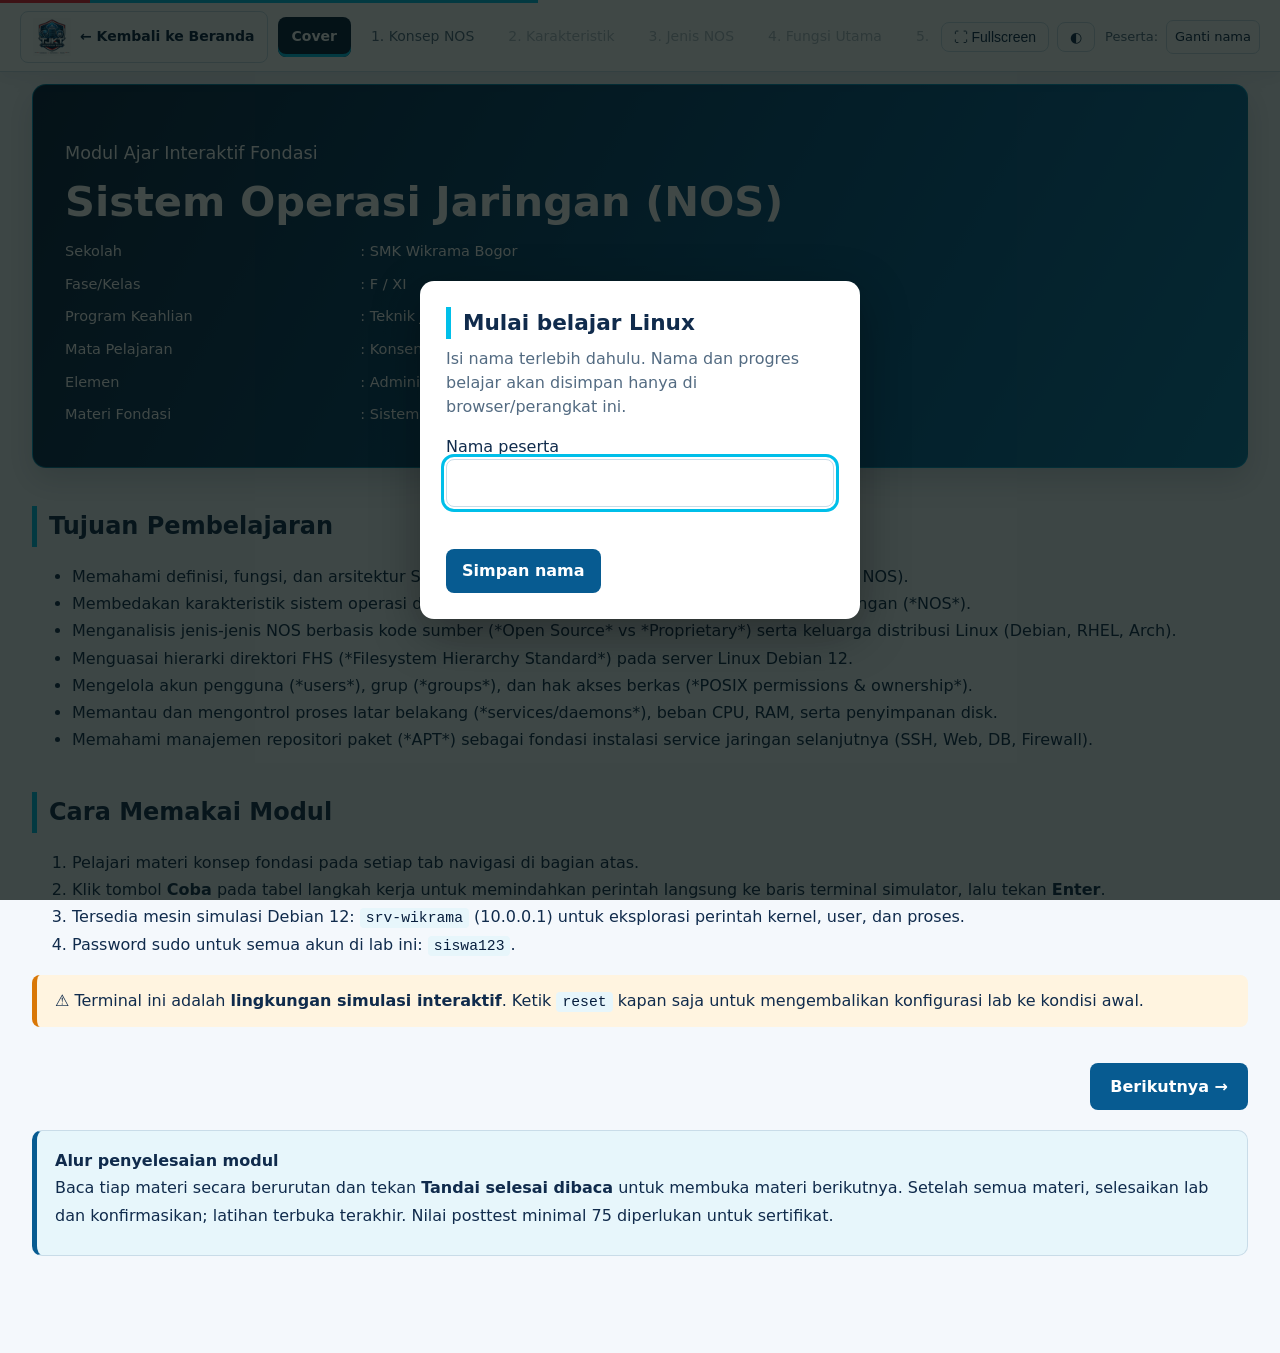
<file: nos.html>
<!DOCTYPE html>
<html lang="id">
<head>
<meta charset="utf-8">
<meta name="viewport" content="width=device-width, initial-scale=1, viewport-fit=cover">
<title>Modul Sistem Operasi Jaringan (NOS) - SMK Wikrama Bogor</title>
<style>
:root{
  --bg:#f2f6f4;--fg:#14261f;--card:#fff;--pri:#0f766e;--acc:#dff3ef;--bd:#cfdcd6;
  --mut:#4f645b;--warn:#fff4e0;--wb:#d97706;--hd:#fff;
  box-sizing:border-box;
  padding-top:env(safe-area-inset-top,0px);
  padding-bottom:env(safe-area-inset-bottom,0px);
}
@media (prefers-color-scheme:dark){
  :root:not([data-theme="light"]){
    --bg:#0d1714;--fg:#e4efe9;--card:#15231f;--pri:#4fd1b8;--acc:#16342e;--bd:#294039;
    --mut:#9db5ab;--warn:#34260f;--wb:#f59e0b;--hd:#122019;
  }
}
:root[data-theme="dark"]{
  --bg:#0d1714;--fg:#e4efe9;--card:#15231f;--pri:#4fd1b8;--acc:#16342e;--bd:#294039;
  --mut:#9db5ab;--warn:#34260f;--wb:#f59e0b;--hd:#122019;
}
html,body{
  height:100%;
  margin:0;
  padding:0;
}
html{scroll-padding-top:calc(env(safe-area-inset-top,0px) + 64px)}
*{box-sizing:border-box}
body{
  background:var(--bg);
  color:var(--fg);
  font:16px/1.7 "Segoe UI",system-ui,-apple-system,sans-serif;
  display:flex;
  flex-direction:column;
  min-height:100vh;
}
body::before{
  content:"";position:fixed;inset:0 0 auto;
  height:env(safe-area-inset-top,0px);
  background:var(--hd);z-index:1001;
}

/* Header bar fixed freeze */
header{
  position:fixed;
  top:env(safe-area-inset-top,0px);
  left:0;
  right:0;
  z-index:1000;
  background:var(--hd);
  border-bottom:1px solid var(--bd);
  width:100%;
  box-shadow:0 2px 8px rgba(0,0,0,0.08);
}
#bar{height:3px;background:var(--pri);width:0;transition:width .3s}
.hw{display:flex;align-items:center;gap:10px;padding:8px 20px;max-width:100%;width:100%}
nav{display:flex;gap:6px;overflow-x:auto;flex:1;min-width:0;scrollbar-width:none}
nav::-webkit-scrollbar{display:none}
nav button{
  white-space:nowrap;border:0;background:none;color:var(--mut);
  padding:8px 14px;border-radius:8px;cursor:pointer;font:inherit;font-size:14px;
  transition:all 0.15s ease;
}
nav button:hover{background:var(--acc);color:var(--fg)}
nav button.on{background:var(--pri);color:var(--hd);font-weight:600}
button:focus-visible,input:focus-visible{outline:2px solid var(--pri);outline-offset:2px}
.actions{display:flex;gap:8px;align-items:center}
.tg{
  border:1px solid var(--bd);background:var(--card);color:var(--fg);
  border-radius:8px;padding:6px 12px;cursor:pointer;font-size:14px;
  display:inline-flex;align-items:center;justify-content:center;
  transition:background .2s;
}
.tg:hover{background:var(--acc)}
.portal-link{text-decoration:none;white-space:nowrap}

main{
  width:100%;
  max-width:100%;
  flex:1;
  margin:0 auto;
  padding:84px 32px 80px;
}
@media(max-width:768px){
  main{padding:74px 14px 60px}
  .hw{padding:6px 10px}
}

/* Tab control */
.tab{display:none}
.tab.active{display:block}

h1{font-size:2.2rem;line-height:1.2;margin:.2em 0}
h2{font-size:1.5rem;margin:1.6em 0 .4em;border-left:5px solid var(--pri);padding-left:12px}
h3{font-size:1.15rem;margin:1.3em 0 .3em;color:var(--pri)}
p,li{max-width:100%}

.cover{
  background:linear-gradient(135deg,var(--pri),#0b3b36);
  color:#fff;border-radius:14px;padding:36px 32px;margin-bottom:24px;
  box-shadow:0 4px 14px rgba(0,0,0,0.08);
}
.cover h1{font-size:2.6rem}
.cover table,.cover td,.cover tr:nth-child(even) td{
  border:0;background:none;color:#fff;padding:4px 14px 4px 0;
}
.co{
  border-left:5px solid var(--pri);background:var(--acc);padding:12px 18px;
  border-radius:8px;margin:16px 0;
}
.co.w{border-color:var(--wb);background:var(--warn)}
.tw{overflow-x:auto;margin:14px 0;border-radius:10px;border:1px solid var(--bd)}
table{border-collapse:collapse;width:100%;font-size:14.5px;background:var(--card)}
th{background:var(--pri);color:var(--hd);text-align:left;padding:10px 14px;font-weight:600}
td{padding:9px 14px;border:1px solid var(--bd);vertical-align:top}
tr:nth-child(even) td{background:var(--acc)}
code{
  font-family:ui-monospace,Consolas,monospace;font-size:.92em;
  background:var(--acc);padding:2px 6px;border-radius:4px;word-break:break-word;
}
.try{
  margin-left:8px;border:0;border-radius:6px;background:var(--pri);
  color:var(--hd);padding:4px 12px;font-size:12px;cursor:pointer;
  transition:opacity .15s;
}
.try:hover{opacity:0.85}
.nv{display:flex;justify-content:space-between;margin-top:36px;gap:12px}
.nv button,.btn{
  background:var(--pri);color:var(--hd);border:0;border-radius:8px;
  padding:10px 20px;cursor:pointer;font:inherit;font-weight:600;
  transition:filter .15s;
}
.nv button:hover,.btn:hover{filter:brightness(1.1)}
svg text{fill:currentColor;font:13px sans-serif}

/* Terminal simulator styles */
#tbox{margin:20px 0 10px;width:100%}
#where{
  font-size:13.5px;color:var(--mut);display:flex;
  justify-content:space-between;align-items:center;margin-bottom:8px;
  background:var(--card);padding:8px 14px;border:1px solid var(--bd);border-radius:8px;
}
#where button{
  border:1px solid var(--bd);background:var(--card);color:var(--fg);
  border-radius:6px;padding:4px 12px;cursor:pointer;font-size:12px;
}
#where button:hover{background:var(--acc)}
#term{
  background:#0c0c0c;color:#e6e6e6;border-radius:10px;padding:16px;
  height:440px;overflow-y:auto;font:14px/1.48 ui-monospace,Consolas,monospace;
  white-space:pre-wrap;word-break:break-word;cursor:text;
  box-shadow:inset 0 2px 6px rgba(0,0,0,0.6);
  border:1px solid #232323;
}
#term .g{color:#5fd75f;font-weight:700}
#term .b{color:#6aa5ff;font-weight:700}
#term .y{color:#f59e0b;font-weight:700}
#term .r{color:#ef4444;font-weight:700}
#term .d{color:#8a8a8a}
#ln{display:flex}
#ps{white-space:pre}
#in{flex:1;min-width:40px;background:transparent;border:0;color:#fff;font:inherit;outline:none;padding:0;caret-color:#fff}

/* Lab 2-column layout */
.lab{
  display:grid;
  grid-template-columns:1fr 340px;
  gap:20px;
  align-items:start;
  margin-top:10px;
}
.lab #term{height:540px}
@media(max-width:992px){
  .lab{grid-template-columns:1fr}
  .lab #term{height:440px}
}
.ms{list-style:none;padding:0;margin:0}
.ms li{
  padding:12px 14px;border:1px solid var(--bd);border-radius:8px;
  margin-bottom:8px;background:var(--card);font-size:14px;
}
.ms li.ok{background:var(--acc);border-color:var(--pri)}
.ms li.ok b::after{content:" ✔ Selesai";color:var(--pri)}
.ms details{color:var(--mut);font-size:13px;margin-top:4px}

.card{
  background:var(--card);border:1px solid var(--bd);border-radius:10px;
  padding:18px 22px;margin:16px 0;
}
.q button{
  display:block;width:100%;text-align:left;margin:6px 0;
  padding:10px 14px;border:1px solid var(--bd);border-radius:8px;
  background:var(--card);color:var(--fg);cursor:pointer;font:inherit;
  transition:background .15s;
}
.q button:hover{background:var(--acc)}
.q button.r{background:var(--acc);border-color:var(--pri);font-weight:600}
.q button.x{background:var(--warn);border-color:var(--wb)}
@media print{
  header,.nv,#tbox,.try,.actions{display:none}
  .tab{display:block!important}
  body::before{display:none}
}
</style>
</head>
<body>
<header>
  <div id="bar"></div>
  <div class="hw">
    <a class="tg portal-link" href="index.html">← Kembali ke Beranda</a>
    <nav id="nav"></nav>
    <div class="actions">
      <button class="tg" id="btnFs" title="Toggle Layar Penuh">⛶ Fullscreen</button>
      <button class="tg" id="tg" aria-label="Ganti tema">◐</button>
    </div>
  </div>
</header>
<main>

<section class="tab active" data-title="Cover">
<div class="cover">
  <p style="font-size:1.1rem;margin-bottom:4px">Modul Ajar Interaktif Fondasi</p>
  <h1>Sistem Operasi Jaringan (NOS)</h1>
  <table>
    <tr><td>Sekolah</td><td>: SMK Wikrama Bogor</td></tr>
    <tr><td>Fase/Kelas</td><td>: F / XI</td></tr>
    <tr><td>Program Keahlian</td><td>: Teknik Jaringan Komputer dan Telekomunikasi</td></tr>
    <tr><td>Mata Pelajaran</td><td>: Konsentrasi Keahlian TKJ</td></tr>
    <tr><td>Elemen</td><td>: Administrasi Sistem Jaringan</td></tr>
    <tr><td>Materi Fondasi</td><td>: Sistem Operasi Jaringan (Network Operating System)</td></tr>
  </table>
</div>
<h2>Tujuan Pembelajaran</h2>
<ul>
  <li>Memahami definisi, fungsi, dan arsitektur Sistem Operasi Jaringan (*Network Operating System* / NOS).</li>
  <li>Membedakan karakteristik sistem operasi desktop (*Client OS*) dengan sistem operasi server/jaringan (*NOS*).</li>
  <li>Menganalisis jenis-jenis NOS berbasis kode sumber (*Open Source* vs *Proprietary*) serta keluarga distribusi Linux (Debian, RHEL, Arch).</li>
  <li>Menguasai hierarki direktori FHS (*Filesystem Hierarchy Standard*) pada server Linux Debian 12.</li>
  <li>Mengelola akun pengguna (*users*), grup (*groups*), dan hak akses berkas (*POSIX permissions & ownership*).</li>
  <li>Memantau dan mengontrol proses latar belakang (*services/daemons*), beban CPU, RAM, serta penyimpanan disk.</li>
  <li>Memahami manajemen repositori paket (*APT*) sebagai fondasi instalasi service jaringan selanjutnya (SSH, Web, DB, Firewall).</li>
</ul>
<h2>Cara Memakai Modul</h2>
<ol>
  <li>Pelajari materi konsep fondasi pada setiap tab navigasi di bagian atas.</li>
  <li>Klik tombol <b>Coba</b> pada tabel langkah kerja untuk memindahkan perintah langsung ke baris terminal simulator, lalu tekan <b>Enter</b>.</li>
  <li>Tersedia mesin simulasi Debian 12: <code>srv-wikrama</code> (10.0.0.1) untuk eksplorasi perintah kernel, user, dan proses.</li>
  <li>Password sudo untuk semua akun di lab ini: <code>siswa123</code>.</li>
</ol>
<div class="co w">⚠️ Terminal ini adalah <b>lingkungan simulasi interaktif</b>. Ketik <code>reset</code> kapan saja untuk mengembalikan konfigurasi lab ke kondisi awal.</div>
</section>

<section class="tab" data-title="1. Konsep NOS">
<h1>Bab 1. Konsep &amp; Definisi Sistem Operasi Jaringan</h1>
<div class="co">🎯 <b>Tujuan:</b> Memahami definisi NOS, perbedaannya dengan OS Desktop, serta peranannya sebagai penyedia layanan terpusat.</div>
<h2>Apa itu Sistem Operasi Jaringan (NOS)?</h2>
<p><b>Sistem Operasi Jaringan (Network Operating System / NOS)</b> adalah sistem operasi khusus yang dirancang untuk mengoordinasikan, mengelola, dan mengamankan lalu lintas data serta sumber daya perangkat keras (*hardware*) di dalam jaringan komputer. NOS menjadi jembatan antara banyak komputer klien (*clients*) dengan server pusat.</p>
<svg viewBox="0 0 680 110" width="100%" height="95" role="img" aria-label="Alur Peran NOS">
  <rect x="10" y="25" width="150" height="60" rx="8" fill="none" stroke="currentColor"/>
  <text x="35" y="52">Klien Jaringan</text>
  <text x="30" y="70" font-size="11">(Laptop, PC, HP)</text>
  <rect x="250" y="20" width="180" height="70" rx="8" fill="none" stroke="currentColor" stroke-width="2"/>
  <text x="270" y="50">NOS (Debian Server)</text>
  <text x="265" y="70" font-size="11">• Multi-User • Daemons</text>
  <rect x="510" y="25" width="160" height="60" rx="8" fill="none" stroke="currentColor"/>
  <text x="535" y="52">Sumber Daya</text>
  <text x="530" y="70" font-size="11">(Web, DB, File, Print)</text>
  <line x1="160" y1="55" x2="250" y2="55" stroke="currentColor" stroke-width="2"/>
  <line x1="430" y1="55" x2="510" y2="55" stroke="currentColor" stroke-width="2"/>
</svg>
<h2>Perbedaan: OS Desktop vs Sistem Operasi Jaringan (Server)</h2>
<div class="tw">
  <table>
    <tr><th>Aspek Pembeda</th><th>OS Desktop (Client)</th><th>Sistem Operasi Jaringan (NOS / Server)</th></tr>
    <tr><td>Tujuan Penggunaan</td><td>Pengalaman personal satu pengguna (*single-user*), menjalankan software office, multimedia, dan game.</td><td>Melayani banyak pengguna (*multi-user*) dan perangkat secara simultan tanpa antarmuka grafis berat.</td></tr>
    <tr><td>Antarmuka (UI)</td><td>Didominasi grafis GUI (*Graphical User Interface*) yang memakan banyak memori RAM dan GPU.</td><td>Dominan CLI (*Command Line Interface* / Headless) untuk stabilitas dan efisiensi memori maksimal.</td></tr>
    <tr><td>Ketersediaan (Uptime)</td><td>Biasa dimatikan (*shutdown*) setiap hari setelah selesai digunakan.</td><td>Dirancang hidup tanpa henti (*24/7/365*) dengan toleransi crash mendekati nol (*High Availability*).</td></tr>
    <tr><td>Model Keamanan</td><td>Izin pengguna berfokus pada proteksi akun personal lokal.</td><td>Kontrol hak akses ketat (*least privilege*), audit log mendalam, dan proteksi port layanan jaringan.</td></tr>
  </table>
</div>
<h3>Ringkasan</h3>
<p>NOS adalah otak dari arsitektur client-server modern. <b>Latihan:</b> Mengapa sistem operasi server umumnya dijalankan dalam mode CLI tanpa tampilan desktop grafis?</p>
</section>

<section class="tab" data-title="2. Karakteristik">
<h1>Bab 2. Karakteristik &amp; Arsitektur Sistem Operasi Jaringan</h1>
<div class="co">🎯 <b>Tujuan:</b> Mengidentifikasi ciri-ciri penting NOS dan memahami struktur hirarki berkas Linux FHS (*Filesystem Hierarchy Standard*).</div>
<h2>Karakteristik Utama NOS</h2>
<ul>
  <li><b>Multi-User:</b> Mengizinkan banyak pengguna masuk (*login*) dan menjalankan tugas secara bersamaan tanpa mengganggu satu sama lain.</li>
  <li><b>Multi-Tasking Preemptive:</b> Kernel server mengalokasikan waktu CPU secara adil sehingga layanan prioritas tinggi (seperti web atau database) tidak macet saat ada proses lain yang berat.</li>
  <li><b>Manajemen Hak Akses Ketat:</b> Pemisahan hak antara pengguna biasa (*unprivileged users*) dan administrator sistem tertinggi (*root / superuser*).</li>
  <li><b>Arsitektur Server Headless:</b> Server dijalankan tanpa monitor, keyboard fisik, atau GUI, sepenuhnya dikontrol lewat jaringan (remote SSH).</li>
</ul>
<h2>Standar Hirarki Berkas Linux (FHS)</h2>
<p>Di Linux Debian 12, semua perangkat, konfigurasi, dan proses direpresentasikan sebagai berkas (*"Everything is a file"*). Sistem berkas diawali dari akar tertinggi (*root filesystem* <code>/</code>):</p>
<div class="tw">
  <table>
    <tr><th>Direktori</th><th>Peran &amp; Isi Direktori</th><th>Contoh Berkas Penting</th></tr>
    <tr><td><code>/etc</code></td><td>Tempat berkas konfigurasi sistem dan layanan jaringan server.</td><td><code>/etc/hostname</code>, <code>/etc/network/interfaces</code></td></tr>
    <tr><td><code>/var</code></td><td>Penyimpanan data dinamis yang sering berubah (log sistem, spool email, cache).</td><td><code>/var/log/syslog</code>, <code>/var/log/auth.log</code></td></tr>
    <tr><td><code>/home</code></td><td>Direktori kerja personal untuk masing-masing pengguna non-root.</td><td><code>/home/siswa/</code></td></tr>
    <tr><td><code>/root</code></td><td>Direktori rumah khusus untuk superuser *root*.</td><td><code>/root/</code></td></tr>
    <tr><td><code>/srv</code></td><td>Lokasi resmi penyimpanan data layanan publik (server web, FTP).</td><td><code>/srv/www/</code>, <code>/srv/data/</code></td></tr>
    <tr><td><code>/proc</code> &amp; <code>/sys</code></td><td>Sistem berkas virtual di RAM yang memetakan status kernel dan hardware secara real-time.</td><td><code>/proc/cpuinfo</code>, <code>/proc/meminfo</code></td></tr>
  </table>
</div>
<h2>Langkah Kerja</h2>
<div data-st="b2"></div>
<h2>Praktik di Terminal</h2><div class="tslot"></div>
</section>

<section class="tab" data-title="3. Jenis NOS">
<h1>Bab 3. Klasifikasi &amp; Jenis-Jenis Sistem Operasi Jaringan</h1>
<div class="co">🎯 <b>Tujuan:</b> Mengelompokkan NOS berdasarkan model lisensi kode sumber dan mengenal keluarga distribusi Linux Server.</div>
<h2>Model Lisensi: Open Source vs Proprietary</h2>
<div class="tw">
  <table>
    <tr><th>Kategori</th><th>Karakteristik Lisensi</th><th>Contoh Sistem Operasi</th></tr>
    <tr><td><b>Open Source (Terbuka)</b></td><td>Kode sumber terbuka bebas untuk dipelajari, dimodifikasi, dan didistribusikan. Bebas biaya lisensi per-core prosesor.</td><td><b>Debian GNU/Linux</b>, Ubuntu Server, Rocky Linux, AlmaLinux, Alpine Linux, FreeBSD.</td></tr>
    <tr><td><b>Proprietary (Tertutup)</b></td><td>Kode sumber dirahasiakan oleh vendor pemilik. Penggunaan server membutuhkan lisensi resmi (*CAL / Client Access License*).</td><td>Microsoft Windows Server (2019/2022/2025).</td></tr>
    <tr><td><b>Spesifik Perangkat Jaringan</b></td><td>NOS khusus yang tertanam pada perangkat keras router, switch, atau firewall managed.</td><td>MikroTik RouterOS, Cisco IOS, VyOS, pfSense.</td></tr>
  </table>
</div>
<h2>Keluarga Besar Distribusi Linux Server</h2>
<ul>
  <li><b>Keluarga Debian:</b> Terkenal dengan stabilitas ekstrem, siklus rilis konservatif, dan manajer paket <code>APT / dpkg</code>. Turunan populernya meliputi <i>Ubuntu Server</i> dan <i>Proxmox VE</i>. Debian 12 (Bookworm) adalah standar laboratorium ASJ Wikrama.</li>
  <li><b>Keluarga Red Hat (RHEL):</b> Standar industri korporat perbankan, menggunakan manajer paket <code>RPM / DNF</code> serta sistem keamanan SELinux. Variannya mencakup <i>Rocky Linux</i> dan <i>AlmaLinux</i>.</li>
  <li><b>Keluarga Arch &amp; Alpine:</b> Mengusung model *rolling-release* atau footprint ultra-minimalis, sangat populer untuk lingkungan container Docker.</li>
</ul>
<h2>Langkah Kerja</h2>
<div data-st="b3"></div>
<h2>Praktik di Terminal</h2><div class="tslot"></div>
</section>

<section class="tab" data-title="4. Fungsi Utama">
<h1>Bab 4. Fungsi-Fungsi Utama Sistem Operasi Jaringan</h1>
<div class="co">🎯 <b>Tujuan:</b> Mengidentifikasi tugas-tugas pokok yang diemban oleh NOS dalam infrastruktur jaringan komputer.</div>
<h2>Enam Pilar Fungsi Pokok NOS</h2>
<div class="tw">
  <table>
    <tr><th>Pilar Fungsi</th><th>Peran &amp; Implementasi Teknis</th><th>Layanan / Tool Terkait</th></tr>
    <tr><td><b>1. Resource Sharing</b></td><td>Membagikan file, printer, dan media penyimpanan ke seluruh workstation dalam LAN secara terpusat.</td><td>Samba (SMB), NFS, CUPS print daemon.</td></tr>
    <tr><td><b>2. Network Services</b></td><td>Menyediakan layanan pengalamatan IP otomatis, translasi nama domain, dan sinkronisasi waktu.</td><td>ISC-DHCP-Server, Bind9 DNS, Chrony/NTP.</td></tr>
    <tr><td><b>3. Application Hosting</b></td><td>Menjalankan aplikasi web, database relasional, dan microservices API untuk diakses klien.</td><td>Nginx, Apache, MariaDB, PostgreSQL, Node.js.</td></tr>
    <tr><td><b>4. Security &amp; Access Control</b></td><td>Menyaring paket data, menangkal serangan brute-force, dan membatasi otorisasi user.</td><td>UFW Firewall, iptables, Fail2ban, PAM.</td></tr>
    <tr><td><b>5. Remote Administration</b></td><td>Memungkinkan administrator mengelola server secara aman dari luar gedung atau jarak jauh.</td><td>OpenSSH Server (Port 22).</td></tr>
    <tr><td><b>6. Monitoring &amp; Logging</b></td><td>Mencatat aktivitas, insiden kegagalan, serta melacak kesehatan perangkat keras.</td><td>Systemd-journald, rsyslog, Uptime Kuma.</td></tr>
  </table>
</div>
<h2>Langkah Kerja</h2>
<div data-st="b4"></div>
<h2>Praktik di Terminal</h2><div class="tslot"></div>
</section>

<section class="tab" data-title="5. User & Hak Akses">
<h1>Bab 5. Manajemen Pengguna, Grup &amp; Hak Akses Berkas</h1>
<div class="co">🎯 <b>Tujuan:</b> Menguasai prinsip *Least Privilege*, mengelola akun pengguna & grup, serta mengatur hak akses berkas (POSIX permissions).</div>
<h2>Struktur Akun di Sistem Operasi Jaringan Linux</h2>
<p>Linux membedakan akun pengguna menjadi tiga tingkatan:</p>
<ul>
  <li><b>Superuser (root - UID 0):</b> Memiliki kekuasaan mutlak tanpa batasan. Kesalahan perintah di root dapat merusak seluruh server seketika.</li>
  <li><b>System Accounts (UID 1–999):</b> Akun khusus yang menjalankan service background secara mandiri tanpa login interaktif (contoh: <code>www-data</code> untuk Nginx, <code>mysql</code> untuk database).</li>
  <li><b>Regular Users (UID 1000+):</b> Pengguna manusia biasa (contoh: <code>siswa</code>). Jika butuh hak administratif, pengguna dimasukkan ke grup <code>sudo</code>.</li>
</ul>
<h2>Tabel Tiga Berkas Kunci Akun Linux</h2>
<div class="tw">
  <table>
    <tr><th>Lokasi Berkas</th><th>Format &amp; Isi Rekaman</th><th>Tingkat Privasi</th></tr>
    <tr><td><code>/etc/passwd</code></td><td>Menyimpan nama user, UID, GID, direktori home, dan default shell.</td><td>Dapat dibaca semua orang (644).</td></tr>
    <tr><td><code>/etc/shadow</code></td><td>Menyimpan password yang di-hash dengan algoritma kriptografi modern (SHA-512).</td><td>Hanya bisa dibaca root (640 / 000).</td></tr>
    <tr><td><code>/etc/group</code></td><td>Daftar nama grup sistem dan anggota pengguna di dalamnya.</td><td>Dapat dibaca semua orang (644).</td></tr>
  </table>
</div>
<h2>Matriks Perhitungan Izin Akses Berkas (Chmod)</h2>
<div class="tw">
  <table>
    <tr><th>Karakter</th><th>Arti Izin</th><th>Nilai Angka Biner</th><th>Pada Berkas (File)</th><th>Pada Direktori (Folder)</th></tr>
    <tr><td><code>r</code></td><td>Read</td><td><b>4</b></td><td>Membaca isi berkas.</td><td>Melihat daftar isi file di folder (`ls`).</td></tr>
    <tr><td><code>w</code></td><td>Write</td><td><b>2</b></td><td>Mengubah / menimpa isi berkas.</td><td>Membuat, menghapus, &amp; me-rename file di folder.</td></tr>
    <tr><td><code>x</code></td><td>Execute</td><td><b>1</b></td><td>Menjalankan berkas skrip/program.</td><td>Memasuki direktori (`cd`).</td></tr>
  </table>
</div>
<div class="co">💡 <b>Kombinasi Populer:</b> Nilai <b>755</b> (`rwxr-xr-x`) berarti pemilik memiliki hak penuh (7), sedangkan grup dan pengguna lain hanya boleh membaca dan masuk (5). Nilai <b>700</b> (`rwx------`) mengunci folder agar hanya pemilik yang bisa mengakses.</div>
<h2>Langkah Kerja</h2>
<div data-st="b5"></div>
<h2>Praktik di Terminal</h2><div class="tslot"></div>
</section>

<section class="tab" data-title="6. Proses & Monitoring">
<h1>Bab 6. Manajemen Proses, Layanan &amp; Pemantauan Sistem</h1>
<div class="co">🎯 <b>Tujuan:</b> Melacak proses yang sedang berjalan, mengontrol daemon via systemd, serta membaca kapasitas memori server.</div>
<h2>Apa itu Proses dan Daemon?</h2>
<p>Setiap program yang sedang dieksekusi di memori RAM disebut <b>proses</b>, dan ditandai oleh nomor unik <b>PID (Process ID)</b>. Proses jaringan yang berjalan di latar belakang tanpa jendela interaktif disebut <b>daemon</b> (biasanya berakhiran huruf 'd', seperti `sshd`, `mariadbd`).</p>
<h2>Perintah Monitoring Esensial</h2>
<div class="tw">
  <table>
    <tr><th>Perintah CLI</th><th>Informasi yang Disajikan</th><th>Parameter Populer</th></tr>
    <tr><td><code>free -h</code></td><td>Kapasitas total, penggunaan, dan sisa memori RAM serta Swap dalam satuan manusia (*human-readable*).</td><td><code>-m</code> (MB), <code>-h</code> (GB/MB)</td></tr>
    <tr><td><code>df -h</code></td><td>Kapasitas partisi penyimpanan disk fisik dan mount point sistem berkas.</td><td><code>-h</code>, <code>-T</code> (tampilkan tipe fs)</td></tr>
    <tr><td><code>uptime</code></td><td>Durasi server menyala tanpa restart dan *load average* (beban CPU 1, 5, 15 menit).</td><td>-</td></tr>
    <tr><td><code>ps aux</code></td><td>Daftar seluruh proses yang sedang aktif di sistem beserta konsumsi CPU dan memorinya.</td><td><code>ps aux | grep nama</code></td></tr>
    <tr><td><code>systemctl</code></td><td>Pusat kendali init system (systemd) untuk memulai, menghentikan, dan memeriksa status service.</td><td><code>status</code>, <code>start</code>, <code>stop</code>, <code>restart</code></td></tr>
  </table>
</div>
<h2>Langkah Kerja</h2>
<div data-st="b6"></div>
<h2>Praktik di Terminal</h2><div class="tslot"></div>
</section>

<section class="tab" data-title="7. Paket & Repositori">
<h1>Bab 7. Manajemen Paket &amp; Repositori Perangkat Lunak</h1>
<div class="co">🎯 <b>Tujuan:</b> Memahami mekanisme unduhan paket APT di Debian 12, berkas `sources.list`, dan pembaruan sistem secara aman.</div>
<h2>Mekanisme Manajemen Paket Debian (APT)</h2>
<p>Di lingkungan Linux modern, administrator tidak mengunduh berkas installer secara manual dari web peramban. Sistem menggunakan <b>Package Manager (APT - Advanced Package Tool)</b> yang secara otomatis mengunduh paket dari server repositori resmi, memvalidasi tanda tangan kriptografi GPG, dan menyelesaikan masalah dependensi antar-program.</p>
<h2>Struktur Berkas `/etc/apt/sources.list`</h2>
<p>Berkas ini berisi alamat URL mirror repositori Debian yang digunakan server untuk mencari paket:</p>
<pre style="background:var(--card);border:1px solid var(--bd);padding:14px;border-radius:8px;font-family:monospace;font-size:13.5px">
deb http://deb.debian.org/debian bookworm main contrib non-free-firmware
deb http://security.debian.org/debian-security bookworm-security main
</pre>
<h2>Langkah Kerja</h2>
<div data-st="b7"></div>
<h2>Praktik di Terminal</h2><div class="tslot"></div>
</section>

<section class="tab" data-title="Lab Terminal">
<h1>Lab Terminal Eksplorasi NOS Debian 12</h1>
<p>Selesaikan 6 misi eksplorasi fondasi sistem operasi jaringan di bawah ini. Uji perintah kernel, manajemen akun, hak akses FHS, dan repositori paket langsung dari konsol simulator. Password sudo: <code>siswa123</code>.</p>
<div class="lab">
  <div class="tslot"></div>
  <div>
    <h3 style="margin-top:0">Daftar Misi Mandiri</h3>
    <ul class="ms" id="ms"></ul>
  </div>
</div>
</section>

<section class="tab" data-title="Latihan">
<h1>Latihan Soal &amp; Rangkuman</h1>
<div id="quiz"></div>
<h2>Rangkuman Inti</h2>
<ul>
  <li>Sistem Operasi Jaringan (NOS) dirancang untuk melayani banyak pengguna secara simultan (*multi-user*), stabil 24/7, dan hemat sumber daya via antarmuka CLI (*headless*).</li>
  <li>Hierarki berkas Linux berstandar FHS: <code>/etc</code> (konfigurasi), <code>/var/log</code> (catatan sistem), <code>/home</code> (pengguna), dan <code>/srv</code> (data layanan server).</li>
  <li>Debian 12 (Bookworm) adalah NOS open-source terkemuka yang menjadi fondasi layanan jaringan enterprise.</li>
  <li>Tiga tingkatan akun: root (UID 0), akun service sistem (UID 1–999), dan user reguler (UID 1000+).</li>
  <li>Hak akses berkas diatur via format oktal POSIX: Read (4), Write (2), dan Execute (1).</li>
  <li>Perangkat lunak jaringan dipasang dan dikelola secara terpusat melalui Package Manager <code>APT</code> dengan daftar repositori di <code>/etc/apt/sources.list</code>.</li>
</ul>
</section>

<!-- Terminal Simulator Widget -->
<div id="tbox">
  <div id="where">
    <span></span>
    <button id="rs" title="Kembalikan terminal ke kondisi semula">⟲ Reset Lab</button>
  </div>
  <div id="term">
    <div id="log"></div>
    <div id="ln">
      <span id="ps"></span>
      <input id="in" autocomplete="off" autocapitalize="off" autocorrect="off" spellcheck="false" aria-label="Terminal Input">
    </div>
  </div>
</div>
</main>

<script src="local-progress.js"></script>
<script>
const ST = {
  b2: [
    ['Jelajahi akar direktori sistem berkas (FHS)', [['cd / && ls -l', 'Melihat direktori standar FHS Linux (/etc, /var, /home, /usr, /srv, dll).']]],
    ['Periksa konfigurasi identitas hostname server', [['cat /etc/hostname', 'Membaca nama komputer server di jaringan.'], ['hostnamectl', 'Menampilkan ringkasan identitas OS, arsitektur CPU, dan kernel.']]],
    ['Kembali ke direktori rumah pengguna', [['cd ~ && pwd', 'Memastikan posisi kerja aktif berada di /home/siswa.']]]
  ],
  b3: [
    ['Periksa rilis distribusi Linux yang sedang aktif', [['cat /etc/os-release', 'Melihat detail nama distro: Debian GNU/Linux 12 (bookworm).']]],
    ['Periksa nomor versi Kernel Linux', [['uname -r', 'Melihat rilis kernel yang sedang berjalan di memori.'], ['uname -a', 'Menampilkan arsitektur lengkap mesin (x86_64 SMP Debian).']]]
  ],
  b4: [
    ['Periksa alamat IP dan antarmuka jaringan server', [['ip a', 'Menampilkan daftar interface fisik dan alamat IP server (10.0.0.1/24).'], ['ip -br a', 'Menampilkan status antarmuka jaringan dalam format ringkas.']]],
    ['Periksa durasi server menyala (Uptime)', [['uptime', 'Melihat berapa lama sistem telah beroperasi sejak boot terakhir.']]]
  ],
  b5: [
    ['Buat grup jaringan baru', [['sudo groupadd adminjaringan', 'Membuat grup baru dengan nama adminjaringan.']]],
    ['Buat akun pengguna baru bernama operator', [['sudo useradd -m -s /bin/bash operator', 'Membuat user baru operator dengan direktori /home/operator.']]],
    ['Masukkan user operator ke grup tambahan', [['sudo usermod -aG adminjaringan,sudo operator', 'Menambahkan operator ke grup adminjaringan dan sudo.']]],
    ['Verifikasi identitas user baru', [['id operator', 'Memeriksa UID, GID, dan daftar keanggotaan grup user operator.']]],
    ['Buat direktori data bersama dan atur izin akses', [['sudo mkdir -p /srv/data', 'Membuat direktori kerja layanan bersama.'], ['sudo chown operator:adminjaringan /srv/data', 'Menyerahkan kepemilikan folder ke operator dan grup adminjaringan.'], ['sudo chmod 770 /srv/data', 'Mengunci folder: hanya pemilik dan anggota grup yang boleh akses!'], ['ls -ld /srv/data', 'Memverifikasi mode izin: drwxrwx--- (770).']]]
  ],
  b6: [
    ['Periksa penggunaan memori RAM server', [['free -h', 'Melihat penggunaan RAM, buffer/cache, dan partisi Swap secara manusiawi.']]],
    ['Periksa kapasitas penyimpanan partisi hard disk', [['df -h', 'Menampilkan sisa ruang penyimpanan pada partisi root (/).']]],
    ['Pantau daftar proses yang sedang berjalan', [['ps aux | head -n 10', 'Menampilkan 10 proses teratas yang sedang aktif di sistem.']]]
  ],
  b7: [
    ['Periksa berkas daftar repositori resmi Debian', [['cat /etc/apt/sources.list', 'Melihat URL mirror repositori Debian Bookworm yang digunakan server.']]],
    ['Perbarui indeks katalog paket', [['sudo apt update', 'Mengunduh informasi katalog paket aplikasi terbaru dari repositori.']]],
    ['Lihat contoh paket yang telah terpasang', [['apt list --installed | head -n 10', 'Menampilkan sampel paket software yang terinstal di Debian 12.']]]
  ]
};

const tabs = Array.from(document.querySelectorAll('.tab'));
const nav = document.getElementById('nav');
const TB = document.getElementById('tbox');

function show(i) {
  if (!window.ASJ.canOpenTab(i)) { window.ASJ.notifyLocked(i); return; }
  tabs.forEach((t, k) => {
    if (k === i) t.classList.add('active');
    else t.classList.remove('active');
  });

  const navBtns = nav.querySelectorAll('button');
  navBtns.forEach((b, k) => {
    b.classList.toggle('on', k === i);
  });

  const bar = document.getElementById('bar');
  if (bar) bar.style.width = (i / (tabs.length - 1) * 100) + '%';

  const currentTab = tabs[i];
  const sl = currentTab.querySelector('.tslot');
  if (sl) {
    sl.appendChild(TB);
    TB.style.display = 'block';
  } else if (currentTab.dataset.title === 'Cover' || currentTab.dataset.title === '1. Konsep NOS' || currentTab.dataset.title === 'Latihan') {
    TB.style.display = 'none';
  } else {
    currentTab.appendChild(TB);
    TB.style.display = 'block';
  }
  window.scrollTo(0, 0);
  window.ASJ.setActiveTab(i);
}

// Inisialisasi tombol navbar
nav.innerHTML = '';
tabs.forEach((t, k) => {
  const b = document.createElement('button');
  b.textContent = t.dataset.title;
  b.onclick = () => show(k);
  nav.appendChild(b);

  const oldNv = t.querySelector('.nv');
  if (oldNv) oldNv.remove();

  const d = document.createElement('div');
  d.className = 'nv';

  const prevBtn = k > 0 ? '<button class="btn-prev">← Sebelumnya</button>' : '<div></div>';
  const nextBtn = k < tabs.length - 1 ? '<button class="btn-next">Berikutnya →</button>' : '<div></div>';

  d.innerHTML = prevBtn + nextBtn;
  if (k > 0) d.querySelector('.btn-prev').onclick = () => show(k - 1);
  if (k < tabs.length - 1) d.querySelector('.btn-next').onclick = () => show(k + 1);
  t.appendChild(d);
});

// Toggle Dark/Light Theme
document.getElementById('tg').onclick = () => {
  const r = document.documentElement;
  const isDark = r.dataset.theme ? r.dataset.theme === 'dark' : matchMedia('(prefers-color-scheme:dark)').matches;
  r.dataset.theme = isDark ? 'light' : 'dark';
};

// Fullscreen API toggle
const btnFs = document.getElementById('btnFs');
btnFs.onclick = () => {
  if (!document.fullscreenElement) {
    document.documentElement.requestFullscreen().catch(() => {});
    btnFs.textContent = '✕ Exit Full';
  } else {
    if (document.exitFullscreen) document.exitFullscreen();
    btnFs.textContent = '⛶ Fullscreen';
  }
};
document.addEventListener('fullscreenchange', () => {
  if (!document.fullscreenElement) btnFs.textContent = '⛶ Fullscreen';
});

const $ = s => document.querySelector(s);
const T = $('#term');
const LOG = $('#log');
const LN = $('#ln');
const I = $('#in');
const PS = $('#ps');

document.querySelectorAll('[data-st]').forEach(el => {
  let k = 0;
  const list = ST[el.dataset.st];
  if (!list) return;
  list.forEach(([t, rows, n]) => {
    k++;
    const h = document.createElement('h3');
    h.textContent = 'Langkah ' + k + '. ' + t;
    const w = document.createElement('div');
    w.className = 'tw';
    const tb = document.createElement('table');
    tb.innerHTML = '<tr><th style="width:40%">Perintah</th><th>Fungsi</th></tr>';
    rows.forEach(([c, f]) => {
      const tr = tb.insertRow();
      const a = tr.insertCell();
      const b = tr.insertCell();
      const cd = document.createElement('code');
      cd.textContent = c;
      a.appendChild(cd);
      const bt = document.createElement('button');
      bt.className = 'try';
      bt.textContent = 'Coba';
      bt.onclick = () => {
        I.value = c;
        I.scrollIntoView({ block: 'center', behavior: 'smooth' });
        I.focus();
      };
      a.appendChild(bt);
      b.textContent = f;
    });
    w.appendChild(tb);
    el.append(h, w);
    if (n) {
      const p = document.createElement('p');
      p.className = 'co';
      p.textContent = n;
      el.appendChild(p);
    }
  });
});

const CMDS = 'help clear reset ls cd pwd cat mkdir touch rm cp chmod chown echo sed grep tail head whoami hostname hostnamectl id date uname ip uptime free df ps systemctl apt groupadd useradd usermod exit'.split(' ');

let S, stack, D, clk, ec, hist = [], hi = 0, pend = null, busy = 0;

const home = u => u === 'root' ? '/root' : '/home/' + u;
const canWu = (u, p) => u === 'root' || p === '/tmp' || p.startsWith('/tmp/') || p.startsWith('/home/' + u + '/');
const esc = t => t.replace(/[&<>]/g, c => ({ '&': '&amp;', '<': '&lt;', '>': '&gt;' }[c]));
const pad = n => String(n).padStart(2, '0');
const ts = () => { clk++; return '2026-10-19 13:' + pad(Math.floor(clk / 60) % 60) + ':' + pad(clk % 60); };

function ab(s, p) {
  if (p === '~' || p.startsWith('~/')) p = home(s.u) + p.slice(1);
  if (p[0] !== '/') p = (s.cwd === '/' ? '' : s.cwd) + '/' + p;
  const o = [];
  p.split('/').forEach(x => {
    if (x === '' || x === '.') return;
    if (x === '..') o.pop();
    else o.push(x);
  });
  return '/' + o.join('/');
}

const kids = (s, P) => {
  const b = P === '/' ? '/' : P + '/';
  return Object.keys(s.fs).filter(k => k !== P && k.startsWith(b) && !k.slice(b.length).includes('/')).map(k => k.split('/').pop()).sort();
};
const mstr = m => [...m].map(c => 'rwx'.split('').map((x, i) => (c >> (2 - i) & 1) ? x : '-').join('')).join('');

function mkhost(h) {
  const fs = {};
  ['/', '/home', '/home/siswa', '/etc', '/etc/apt', '/var', '/var/log', '/tmp', '/usr', '/srv', '/root', '/bin', '/sbin'].forEach(p => {
    fs[p] = { d: 1, m: p === '/tmp' ? '777' : '755', o: p === '/home/siswa' ? 'siswa' : 'root', g: p === '/home/siswa' ? 'siswa' : 'root' };
  });
  fs['/etc/hostname'] = { c: h + '\n', m: '644', o: 'root', g: 'root' };
  fs['/etc/os-release'] = {
    c: `PRETTY_NAME="Debian GNU/Linux 12 (bookworm)"
NAME="Debian GNU/Linux"
VERSION_ID="12"
VERSION="12 (bookworm)"
VERSION_CODENAME=bookworm
ID=debian
HOME_URL="https://www.debian.org/"
SUPPORT_URL="https://www.debian.org/support"
BUG_REPORT_URL="https://bugs.debian.org/"\n`,
    m: '644', o: 'root', g: 'root'
  };
  fs['/etc/apt/sources.list'] = {
    c: `deb http://deb.debian.org/debian bookworm main contrib non-free-firmware
deb http://deb.debian.org/debian-security bookworm-security main contrib non-free-firmware
deb http://deb.debian.org/debian bookworm-updates main contrib non-free-firmware\n`,
    m: '644', o: 'root', g: 'root'
  };
  fs['/etc/passwd'] = {
    c: `root:x:0:0:root:/root:/bin/bash\ndaemon:x:1:1:daemon:/usr/sbin:/usr/sbin/nologin\nsys:x:3:3:sys:/dev:/usr/sbin/nologin\nwww-data:x:33:33:www-data:/var/www:/usr/sbin/nologin\nsiswa:x:1000:1000:Siswa TKJ,,,:/home/siswa:/bin/bash\n`,
    m: '644', o: 'root', g: 'root'
  };
  fs['/etc/group'] = {
    c: `root:x:0:\nsudo:x:27:siswa\nwww-data:x:33:\nsiswa:x:1000:\n`,
    m: '644', o: 'root', g: 'root'
  };

  return {
    name: h, ip: '10.0.0.1', u: 'siswa', cwd: '/home/siswa', fs,
    users: [
      { u: 'root', uid: 0, gid: 0, grps: ['root'], home: '/root', shell: '/bin/bash' },
      { u: 'siswa', uid: 1000, gid: 1000, grps: ['siswa', 'sudo'], home: '/home/siswa', shell: '/bin/bash' }
    ],
    groups: ['root', 'sudo', 'www-data', 'siswa'],
    osChecked: false,
    resChecked: false,
    userOperatorCreated: false,
    groupAdminCreated: false,
    sharedFolderReady: false,
    aptUpdated: false
  };
}

function init() {
  S = {
    'srv-wikrama': mkhost('srv-wikrama')
  };

  clk = 100;
  stack = [{ h: 'srv-wikrama' }];
  D = {};
  LOG.innerHTML = '';
  pend = null;
  busy = 0;

  out('Debian GNU/Linux 12 (bookworm) - Simulasi Sistem Operasi Jaringan (NOS)');
  out('Ketik help untuk daftar perintah sistem. Password sudo: siswa123', 'd');
  rm();
  setPs();
}

const host = () => stack[stack.length - 1].h;

function out(t, c) {
  const d = document.createElement('div');
  if (c) d.className = c;
  d.textContent = t;
  LOG.appendChild(d);
  T.scrollTop = T.scrollHeight;
}
function outH(h) {
  const d = document.createElement('div');
  d.innerHTML = h;
  LOG.appendChild(d);
  T.scrollTop = T.scrollHeight;
}

function pshtml() {
  const s = S[host()], hm = home(s.u), c = s.cwd, p = c === hm ? '~' : c.startsWith(hm + '/') ? '~' + c.slice(hm.length) : c;
  return '<span class="g">' + s.u + '@' + host() + '</span>:<span class="b">' + p + '</span>' + (s.u === 'root' ? '#' : '$') + ' ';
}

function setPs() {
  PS.innerHTML = pshtml();
  $('#where span').textContent = 'Server NOS: ' + host() + ' (' + S[host()].ip + ')';
  LN.style.display = (busy && !pend) ? 'none' : 'flex';
}

const M = [
  ['Identifikasi Sistem Operasi & Versi Kernel',
   'uname -a atau cat /etc/os-release',
   'Memastikan arsitektur sistem operasi dan versi kernel Debian 12.',
   () => S['srv-wikrama'].osChecked === true],

  ['Inspeksi Kapasitas Memori RAM & Uptime',
   'free -h dan uptime',
   'Memeriksa konsumsi memori dan kestabilan durasi operasional server.',
   () => S['srv-wikrama'].resChecked === true],

  ['Buat Grup Jaringan Baru: adminjaringan',
   'sudo groupadd adminjaringan',
   'Mengorganisasi wewenang kelompok staf jaringan pada sistem.',
   () => S['srv-wikrama'].groupAdminCreated === true],

  ['Buat Akun Pengguna Baru: operator',
   'sudo useradd -m -s /bin/bash operator && sudo usermod -aG adminjaringan,sudo operator',
   'Menerapkan prinsip pembuatan akun non-root dengan grup sudo.',
   () => S['srv-wikrama'].userOperatorCreated === true],

  ['Konfigurasi Folder Bersama /srv/data dengan Permission 770',
   'sudo mkdir -p /srv/data && sudo chown operator:adminjaringan /srv/data && sudo chmod 770 /srv/data',
   'Mengamankan berkas layanan FHS agar hanya bisa diakses pemilik dan grup berhak.',
   () => {
     const n = S['srv-wikrama'].fs['/srv/data'];
     return n && n.d && n.o === 'operator' && n.g === 'adminjaringan' && n.m === '770';
   }],

  ['Pembaruan Katalog Paket Repositori APT',
   'cat /etc/apt/sources.list && sudo apt update',
   'Memvalidasi sumber paket resmi Debian untuk persiapan instalasi layanan server.',
   () => S['srv-wikrama'].aptUpdated === true]
];

function rm() {
  const u = $('#ms');
  u.innerHTML = '';
  M.forEach((m, k) => {
    const l = document.createElement('li');
    l.id = 'm' + k;
    l.innerHTML = '<b>Misi ' + (k + 1) + ': ' + m[0] + '</b><details><summary>Petunjuk</summary>' + m[1] + '<br><i>Mengapa: ' + m[2] + '</i></details>';
    u.appendChild(l);
  });
}
const chk = () => M.forEach((m, k) => {
  if (!D[k] && m[3]()) D[k] = 1;
  $('#m' + k).classList.toggle('ok', !!D[k]);
});

function rd(s, p, sd) {
  let P = ab(s, p);
  const n = s.fs[P];
  if (!n) return { e: 'No such file or directory' };
  if (n.l) { P = n.l; return rd(s, P, sd); }
  if (n.d) return { e: 'Is a directory' };
  if (n.m === '000' && !sd) return { e: 'Permission denied' };
  return { c: n.c };
}
function wr(s, P, c, sd) {
  const owner = sd ? 'root' : s.u;
  const grp = sd ? 'root' : s.u;
  if (s.fs[P] && !s.fs[P].d) s.fs[P].c = c;
  else s.fs[P] = { c, m: '644', o: owner, g: grp };
}

function tok(l) {
  const r = [], re = /"([^"]*)"|'([^']*)'|(>>|>|<|\||&&|[^\s|<>&"']+)/g;
  let m;
  while ((m = re.exec(l))) {
    if (m[1] !== undefined) r.push({ v: m[1], q: 1 });
    else if (m[2] !== undefined) r.push({ v: m[2], q: 1 });
    else r.push({ v: m[3], q: 0 });
  }
  return r;
}

async function run(line) {
  const tk = tok(line);
  if (!tk.length) return;
  const segs = [[]];
  tk.forEach(t => (!t.q && t.v === '&&') ? segs.push([]) : segs[segs.length - 1].push(t));

  for (let q = 0; q < segs.length; q++) {
    if (q && ec) break;
    ec = 0;
    const st = [[]];
    segs[q].forEach(t => (!t.q && t.v === '|') ? st.push([]) : st[st.length - 1].push(t));
    let inp = null;

    for (let i = 0; i < st.length; i++) {
      const a = [];
      let rdIn = null, rdOut = null;
      const tsArr = st[i];

      for (let j = 0; j < tsArr.length; j++) {
        const t = tsArr[j];
        if (!t.q && (t.v === '>' || t.v === '>>')) {
          rdOut = { ap: t.v === '>>', f: (tsArr[++j] || {}).v };
        } else if (!t.q && t.v === '<') {
          rdIn = { f: (tsArr[++j] || {}).v };
        } else {
          a.push(t.v);
        }
      }
      if (!a.length) continue;

      if (rdIn && rdIn.f) {
        const s = S[host()];
        const pIn = rd(s, rdIn.f, 0);
        if (pIn.e) {
          out('bash: ' + rdIn.f + ': ' + pIn.e);
          ec = 1;
          continue;
        }
        inp = pIn.c;
      }

      const last = i === st.length - 1;
      const buf = [];
      const o = m => { (last && !rdOut) ? out(m) : buf.push(m); };

      await exec(a, inp, o, 0);

      if (rdOut && rdOut.f) {
        const s = S[host()], P = ab(s, rdOut.f), par = P.replace(/\/[^/]*$/, '') || '/';
        if (!s.fs[par]) {
          out('bash: ' + rdOut.f + ': No such file or directory');
          ec = 1;
        } else if (!canWu(s.u, P)) {
          out('bash: ' + rdOut.f + ': Permission denied');
          ec = 1;
        } else {
          const old = s.fs[P];
          wr(s, P, (rdOut.ap && old ? old.c : '') + buf.join('\n') + '\n', 0);
        }
      }
      inp = buf.join('\n');
    }
  }
}

async function exec(a, inp, o, sd) {
  const h = host(), s = S[h], x = a[0], r = a.slice(1), e = m => { o(m); ec = 1; };

  switch (x) {
  case 'sudo':
    if (r.length < 1) { e('usage: sudo command'); break; }
    return exec(r, inp, o, 1);

  case 'help':
    o('Perintah Sistem NOS: ' + CMDS.join(' ') + '\nReset lab: ketik reset');
    break;

  case 'clear':
    LOG.innerHTML = '';
    break;

  case 'reset':
    init();
    return;

  case 'whoami': o(sd ? 'root' : s.u); break;
  case 'hostname': o(h); break;
  case 'hostnamectl':
    o(`   Static hostname: ${h}
         Icon name: computer-vm
           Chassis: vm 🖴
        Machine ID: 9f72b64d1c4a4e12903823467182901a
           Boot ID: 1a8c3d2e5b7f4a9c8d1e2f3a4b5c6d7e
    Virtualization: kvm
  Operating System: Debian GNU/Linux 12 (bookworm)
            Kernel: Linux 6.1.0-21-amd64
      Architecture: x86-64`);
    s.osChecked = true;
    break;

  case 'uname':
    s.osChecked = true;
    if (r.includes('-a')) {
      o('Linux ' + h + ' 6.1.0-21-amd64 #1 SMP PREEMPT_DYNAMIC Debian 6.1.90-1 (2024-05-03) x86_64 GNU/Linux');
    } else if (r.includes('-r')) {
      o('6.1.0-21-amd64');
    } else {
      o('Linux');
    }
    break;

  case 'date': o('Mon Oct 19 13:40:00 WIB 2026'); break;
  case 'pwd': o(s.cwd); break;

  case 'ls': {
    let fl = '', ps = []; r.forEach(z => z[0] === '-' ? fl += z : ps.push(z)); if (!ps.length) ps = ['.'];
    const row = (nm, n) => fl.includes('l') ? (n.d ? 'd' : n.l ? 'l' : '-') + mstr(n.m || '644') + ' 1 ' + (n.o || s.u) + ' ' + (n.g || s.u) + ' ' + String(n.d ? 4096 : (n.c || '').length).padStart(5) + ' Oct 19 13:00 ' + nm : nm;
    for (const p of ps) {
      const P = ab(s, p), n = s.fs[P];
      if (!n) { e("ls: cannot access '" + p + "': No such file or directory"); continue; }
      if (n.d && !fl.includes('d')) {
        let k = kids(s, P); k = fl.includes('a') ? ['.', '..', ...k] : k.filter(z => z[0] !== '.');
        if (ps.length > 1) o(p + ':');
        const L = k.map(z => row(z, z === '.' || z === '..' ? n : s.fs[(P === '/' ? '' : P) + '/' + z]));
        if (fl.includes('l')) { o('total ' + k.length * 4); L.forEach(z => o(z)); }
        else if (L.length) o(L.join('  '));
      } else o(row(p, n));
    }
    break;
  }

  case 'cd': {
    const p = r[0] || '~', P = ab(s, p), n = s.fs[P];
    if (!n) { e('bash: cd: ' + p + ': No such file or directory'); break; }
    if (!n.d) { e('bash: cd: ' + p + ': Not a directory'); break; }
    s.cwd = P;
    break;
  }

  case 'cat': {
    if (!r.length && inp != null) { o(inp); break; }
    for (const p of r) {
      const t = rd(s, p, sd);
      if (p.includes('os-release')) s.osChecked = true;
      if (t.e) e('cat: ' + p + ': ' + t.e); else o(t.c.replace(/\n$/, ''));
    }
    break;
  }

  case 'echo': {
    let args = r.slice();
    const escapes = args[0] === '-e';
    if (escapes) args.shift();
    let text = args.join(' ');
    if (escapes) text = text.replace(/\\n/g, '\n').replace(/\\t/g, '\t').replace(/\\"/g, '"');
    o(text);
    break;
  }

  case 'touch':
    for (const p of r) {
      const P = ab(s, p);
      if (s.fs[P]) continue;
      const parent = P.replace(/\/[^/]*$/, '') || '/';
      if (!s.fs[parent]) { e("touch: cannot touch '" + p + "': No such file or directory"); continue; }
      if (!sd && !canWu(s.u, P)) { e("touch: cannot touch '" + p + "': Permission denied"); continue; }
      s.fs[P] = { c: '', m: '644', o: sd ? 'root' : s.u, g: sd ? 'root' : s.u };
    }
    break;

  case 'rm': {
    const recursive = r.some(z => /^-.*[rR]/.test(z));
    for (const p of r.filter(z => !z.startsWith('-'))) {
      const P = ab(s, p), node = s.fs[P];
      if (!node) { e("rm: cannot remove '" + p + "': No such file or directory"); continue; }
      if (node.d && !recursive) { e("rm: cannot remove '" + p + "': Is a directory"); continue; }
      if (!sd && !canWu(s.u, P)) { e("rm: cannot remove '" + p + "': Permission denied"); continue; }
      Object.keys(s.fs).filter(k => k === P || k.startsWith(P + '/')).forEach(k => delete s.fs[k]);
    }
    break;
  }

  case 'cp': {
    const paths = r.filter(z => !z.startsWith('-'));
    if (paths.length < 2) { e('cp: missing file operand'); break; }
    const from = ab(s, paths[0]), to = ab(s, paths[1]), node = s.fs[from];
    if (!node) { e("cp: cannot stat '" + paths[0] + "': No such file or directory"); break; }
    if (node.d) { e("cp: -r not specified; omitting directory '" + paths[0] + "'"); break; }
    const parent = to.replace(/\/[^/]*$/, '') || '/';
    if (!s.fs[parent]) { e("cp: cannot create regular file '" + paths[1] + "': No such file or directory"); break; }
    if (!sd && !canWu(s.u, to)) { e("cp: cannot create regular file '" + paths[1] + "': Permission denied"); break; }
    s.fs[to] = { c: node.c, m: node.m || '644', o: sd ? 'root' : s.u, g: sd ? 'root' : s.u };
    break;
  }

  case 'mkdir': {
    const pf = r.includes('-p');
    for (const p of r.filter(z => z[0] !== '-')) {
      const P = ab(s, p);
      if (s.fs[P]) { if (!pf) e("mkdir: cannot create directory '" + p + "': File exists"); continue; }
      if (!sd && !canWu(s.u, P)) { e("mkdir: cannot create directory '" + p + "': Permission denied"); continue; }
      const par = P.replace(/\/[^/]*$/, '') || '/';
      if (!s.fs[par] && !pf) { e("mkdir: cannot create directory '" + p + "': No such file or directory"); continue; }
      if (pf) { let c = ''; P.split('/').filter(Boolean).forEach(z => { c += '/' + z; if (!s.fs[c]) s.fs[c] = { d: 1, m: '755', o: sd ? 'root' : s.u, g: sd ? 'root' : s.u }; }); }
      else s.fs[P] = { d: 1, m: '755', o: sd ? 'root' : s.u, g: sd ? 'root' : s.u };
    }
    break;
  }

  case 'sed': {
    const inplace = r.includes('-i'), expression = r.find(z => z.startsWith('s/')), p = r.filter(z => !z.startsWith('-') && z !== expression)[0];
    const match = expression && expression.match(/^s\/(.*?)\/(.*?)\/(g?)$/);
    if (!match || !p) { e('Usage: sed [-i] s/pola/pengganti/[g] FILE'); break; }
    const result = rd(s, p, sd);
    if (result.e) { e("sed: can't read " + p + ': ' + result.e); break; }
    const P = ab(s, p);
    if (inplace && !sd && !canWu(s.u, P)) { e("sed: couldn't write " + p + ': Permission denied'); break; }
    let regex;
    try { regex = new RegExp(match[1], match[3]); }
    catch (_) { e('sed: Invalid regular expression'); break; }
    const text = result.c.split('\n').map(line => line.replace(regex, match[2])).join('\n');
    if (inplace) wr(s, P, text, sd);
    else o(text.replace(/\n$/, ''));
    break;
  }

  case 'chmod': {
    let rec = r.includes('-R');
    const rest = r.filter(z => z !== '-R');
    const m = rest[0], p = rest[1];
    if (!/^[0-7]{3}$/.test(m || '') || !p) { e('Usage: chmod [-R] MODE(3 digit) FILE'); break; }
    const P = ab(s, p), n = s.fs[P];
    if (!n) { e("chmod: cannot access '" + p + "': No such file or directory"); break; }
    if (!sd && n.o !== s.u && s.u !== 'root') { e("chmod: changing permissions of '" + p + "': Operation not permitted"); break; }
    n.m = m;
    break;
  }

  case 'chown': {
    let rec = r.includes('-R');
    const rest = r.filter(z => z !== '-R');
    const owner = rest[0], p = rest[1];
    if (!sd && s.u !== 'root') { e("chown: changing ownership of '" + p + "': Operation not permitted"); break; }
    if (!owner || !p) { e('Usage: chown [-R] user:group FILE'); break; }
    const [usr, grp] = owner.split(':');
    const P = ab(s, p), n = s.fs[P];
    if (!n) { e("chown: cannot access '" + p + "': No such file or directory"); break; }
    n.o = usr || 'root';
    n.g = grp || usr || 'root';
    break;
  }

  case 'free':
    s.resChecked = true;
    o(`               total        used        free      shared  buff/cache   available
Mem:           3.8Gi       842Mi       2.1Gi        18Mi       920Mi       2.8Gi
Swap:          2.0Gi          0B       2.0Gi`);
    break;

  case 'df':
    o(`Filesystem     Type      Size  Used Avail Use% Mounted on
udev           devtmpfs  1.9G     0  1.9G   0% /dev
/dev/sda1      ext4       40G  6.8G   31G  18% /
tmpfs          tmpfs     386M  1.2M  385M   1% /run`);
    break;

  case 'uptime':
    s.resChecked = true;
    o(' 13:40:12 up 14 days,  3:18,  2 users,  load average: 0.12, 0.08, 0.05');
    break;

  case 'ip':
    if (r.includes('-br')) {
      o('lo               UNKNOWN        127.0.0.1/8 ::1/128\neth0             UP             10.0.0.1/24 fe80::5054:ff:fe12:3456/64');
    } else {
      o(`1: lo: <LOOPBACK,UP,LOWER_UP> mtu 65536 qdisc noqueue state UNKNOWN group default qlen 1000
    inet 127.0.0.1/8 scope host lo
2: eth0: <BROADCAST,MULTICAST,UP,LOWER_UP> mtu 1500 qdisc fq_codel state UP group default qlen 1000
    inet 10.0.0.1/24 brd 10.0.0.255 scope global eth0`);
    }
    break;

  case 'groupadd': {
    if (!sd) { e('groupadd: Permission denied.\ngroupadd: cannot lock /etc/group; try again later.'); break; }
    const grpName = r[0];
    if (!grpName) { e('Usage: groupadd GROUP'); break; }
    if (s.groups.includes(grpName)) { e("groupadd: group '" + grpName + "' already exists"); break; }
    s.groups.push(grpName);
    s.fs['/etc/group'].c += `${grpName}:x:1001:\n`;
    if (grpName === 'adminjaringan') s.groupAdminCreated = true;
    break;
  }

  case 'useradd': {
    if (!sd) { e('useradd: Permission denied.\nuseradd: cannot lock /etc/passwd; try again later.'); break; }
    let uName = null, homeDir = null, shell = '/bin/bash';
    for (let i = 0; i < r.length; i++) {
      if (r[i] === '-m') {}
      else if (r[i] === '-s') shell = r[++i];
      else if (r[i] === '-d') homeDir = r[++i];
      else if (!r[i].startsWith('-')) uName = r[i];
    }
    if (!uName) { e('Usage: useradd [options] LOGIN'); break; }
    if (s.users.some(x => x.u === uName)) { e("useradd: user '" + uName + "' already exists"); break; }
    const newUid = s.users.length + 1000;
    const hPath = homeDir || '/home/' + uName;
    s.users.push({ u: uName, uid: newUid, gid: newUid, grps: [uName], home: hPath, shell });
    s.fs[hPath] = { d: 1, m: '755', o: uName, g: uName };
    s.fs['/etc/passwd'].c += `${uName}:x:${newUid}:${newUid}::${hPath}:${shell}\n`;
    if (uName === 'operator') s.userOperatorCreated = true;
    break;
  }

  case 'usermod': {
    if (!sd) { e('usermod: Permission denied.'); break; }
    let grpsToAdd = [], targetUser = null;
    for (let i = 0; i < r.length; i++) {
      if (r[i] === '-aG' || r[i] === '-G') {
        grpsToAdd = (r[++i] || '').split(',');
      } else if (!r[i].startsWith('-')) {
        targetUser = r[i];
      }
    }
    const usr = s.users.find(x => x.u === targetUser);
    if (!usr) { e("usermod: user '" + targetUser + "' does not exist"); break; }
    grpsToAdd.forEach(g => {
      if (!usr.grps.includes(g)) usr.grps.push(g);
    });
    break;
  }

  case 'id': {
    const target = r[0] || s.u;
    const usr = s.users.find(x => x.u === target);
    if (!usr) { e("id: '" + target + "': no such user"); break; }
    const grpStrs = usr.grps.map((g, idx) => `${1000 + idx}(${g})`).join(',');
    o(`uid=${usr.uid}(${usr.u}) gid=${usr.gid}(${usr.u}) groups=${grpStrs}`);
    break;
  }

  case 'ps':
    o(`USER         PID %CPU %MEM    VSZ   RSS TTY      STAT START   TIME COMMAND
root           1  0.0  0.2 168432 11240 ?        Ss   09:00   0:01 /sbin/init
root         240  0.0  0.1  45212  5820 ?        Ss   09:00   0:00 /lib/systemd/systemd-journald
root         612  0.0  0.1  15890  6140 ?        Ss   09:00   0:00 sshd: /usr/sbin/sshd -D [listener]
www-data     840  0.0  0.3  68240 14210 ?        S    09:00   0:02 nginx: worker process
mysql        912  0.1  1.4 345890 56210 ?        Sl   09:00   0:05 /usr/sbin/mariadbd
siswa       1420  0.0  0.1   8920  4120 pts/0    Ss+  13:00   0:00 -bash`);
    break;

  case 'systemctl':
    if (r.includes('list-units') || !r.length) {
      o(`  UNIT                    LOAD   ACTIVE SUB     DESCRIPTION
  cron.service            loaded active running Regular background program processing daemon
  networking.service      loaded active exited  Raise network interfaces
  nginx.service           loaded active running A high performance web server
  ssh.service             loaded active running OpenBSD Secure Shell server
  systemd-journald.service loaded active running Journal Service`);
    } else {
      o('systemctl operation simulated successfully.');
    }
    break;

  case 'head': {
    let n = 10, f;
    for (let i = 0; i < r.length; i++) { if (r[i] === '-n') n = +r[++i]; else if (r[i][0] !== '-') f = r[i]; }
    let txt = inp;
    if (f) { const t = rd(s, f, sd); if (t.e) { e("head: cannot open '" + f + "' for reading: " + t.e); break; } txt = t.c; }
    (txt || '').split('\n').slice(0, n).forEach(l => o(l));
    break;
  }

  case 'tail': {
    let n = 10, f;
    for (let i = 0; i < r.length; i++) { if (r[i] === '-n') n = +r[++i]; else if (r[i][0] !== '-') f = r[i]; }
    let txt = inp;
    if (f) { const t = rd(s, f, sd); if (t.e) { e("tail: cannot open '" + f + "' for reading: " + t.e); break; } txt = t.c; }
    (txt || '').split('\n').slice(-n).forEach(l => o(l));
    break;
  }

  case 'grep': {
    const fl = r.filter(z => z[0] === '-'), ar = r.filter(z => z[0] !== '-'), pat = ar[0];
    if (!pat) { e('Usage: grep [OPTION]... PATTERNS [FILE]...'); break; }
    let txt;
    if (ar[1]) { const t = rd(s, ar[1], sd); if (t.e) { e('grep: ' + ar[1] + ': ' + t.e); break; } txt = t.c; }
    else txt = inp || '';
    let re; try { re = new RegExp(pat, fl.includes('-i') ? 'i' : ''); } catch (z) { e('grep: Invalid regular expression'); break; }
    const Ls = txt.split('\n').filter(l => re.test(l) !== fl.includes('-v'));
    Ls.forEach(l => o(l)); if (!Ls.length) ec = 1;
    break;
  }

  case 'apt': case 'apt-get': {
    if (!sd && r[0] !== 'list') { e('E: Could not open lock file /var/lib/dpkg/lock-frontend - open (13: Permission denied)\nE: Unable to acquire the dpkg frontend lock, are you root?'); break; }
    if (r[0] === 'update') {
      s.aptUpdated = true;
      o('Get:1 http://deb.debian.org/debian bookworm InRelease [151 kB]\nGet:2 http://deb.debian.org/debian-security bookworm-security InRelease [48.0 kB]\nGet:3 http://deb.debian.org/debian bookworm-updates InRelease [55.4 kB]\nFetched 254 kB in 1s (280 kB/s)\nReading package lists... Done\nBuilding dependency tree... Done\nAll packages are up to date.');
      break;
    }
    if (r[0] === 'list' && r.includes('--installed')) {
      o(`Listing... Done
base-files/stable,now 12.4+deb12u5 amd64 [installed]
bash/stable,now 5.2.15-2+b2 amd64 [installed]
coreutils/stable,now 9.1-1 amd64 [installed]
dpkg/stable,now 1.21.22 amd64 [installed]
iproute2/stable,now 6.1.0-3 amd64 [installed]
systemd/stable,now 252.26-1~deb12u2 amd64 [installed]
udev/stable,now 252.26-1~deb12u2 amd64 [installed]`);
      break;
    }
    e('Usage: apt update | list --installed');
    break;
  }

  case 'exit':
    o('Sesi konsol utama tidak ditutup di simulasi. Gunakan reset jika ingin memulai dari awal.');
    break;

  default:
    e('bash: ' + x + ': command not found');
  }
}

I.onkeydown = async e => {
  if (e.key === 'Enter') {
    e.preventDefault();
    const v = I.value;
    I.value = '';

    if (pend) {
      const p = pend;
      pend = null;
      I.type = 'text';
      out(p.lp + (p.hid ? '' : v));
      setPs();
      p.res(v);
      return;
    }

    if (busy) return;
    busy = 1;
    outH(pshtml() + esc(v));
    if (v.trim()) {
      hist.push(v);
      hi = hist.length;
    }
    setPs();

    try {
      await run(v);
    } catch (err) {
      out('simulator error: ' + err.message, 'd');
    }

    busy = 0;
    chk();
    setPs();
    I.focus();
    T.scrollTop = T.scrollHeight;
  } else if (e.key === 'ArrowUp' && !pend) {
    if (hi > 0) I.value = hist[--hi];
    e.preventDefault();
  } else if (e.key === 'ArrowDown' && !pend) {
    hi = Math.min(hi + 1, hist.length);
    I.value = hist[hi] || '';
    e.preventDefault();
  } else if (e.key === 'Tab' && !pend) {
    e.preventDefault();
    const parts = I.value.split(' '), w = parts.pop();
    let c;
    if (!parts.length || (parts.length === 1 && parts[0] === 'sudo')) {
      c = CMDS.filter(z => z.startsWith(w));
    } else {
      const s = S[host()], dir = w.includes('/') ? w.replace(/[^/]*$/, '') : '', base = w.slice(dir.length), P = ab(s, dir || '.');
      c = kids(s, P).filter(z => z.startsWith(base)).map(z => dir + z + ((s.fs[(P === '/' ? '' : P) + '/' + z] || {}).d ? '/' : ''));
    }
    if (c.length === 1) I.value = [...parts, c[0]].join(' ') + (c[0].endsWith('/') ? '' : ' ');
    else if (c.length > 1) out(c.join('  '));
  }
};

T.onclick = () => { if (!getSelection().toString()) I.focus(); };
$('#rs').onclick = init;

const Q = [
  ['Perbedaan utama antara Sistem Operasi Desktop dan Sistem Operasi Jaringan (NOS) adalah...',
   ['OS Desktop tidak memiliki kernel', 'NOS dirancang multi-user, stabil 24/7, dan efisien melayani request jaringan secara headless', 'NOS hanya bisa dijalankan di komputer superkomputer', 'OS Desktop tidak mendukung koneksi kabel LAN'], 1,
   'NOS dirancang khusus untuk stabilitas multi-user tanpa beban GUI desktop.'],

  ['Direktori standar pada hierarki berkas Linux (FHS) yang berisi seluruh berkas konfigurasi sistem dan service jaringan adalah...',
   ['/var', '/etc', '/home', '/bin'], 1,
   '/etc adalah direktori sentral penyimpanan berkas teks konfigurasi sistem dan daemon di Linux.'],

  ['Karakteristik hak akses 755 (rwxr-xr-x) pada sebuah direktori berarti...',
   ['Semua orang boleh mengubah dan menghapus isi folder', 'Pemilik memiliki hak penuh, sedangkan grup dan user lain hanya boleh membaca dan masuk', 'Folder dikunci dan tidak ada yang boleh membuka', 'Hanya superuser root yang boleh mengakses'], 1,
   'Angka 7 untuk user pemilik (rwx), 5 untuk grup (r-x), dan 5 untuk others (r-x).'],

  ['Berkas sistem Linux yang bertugas menyimpan hash password akun pengguna yang dienkripsi secara aman adalah...',
   ['/etc/passwd', '/etc/shadow', '/etc/group', '/etc/hosts'], 1,
   '/etc/shadow menyimpan password hash dengan izin akses khusus root (640 / 000).'],

  ['Perintah command line untuk memeriksa konsumsi memori RAM dan Swap dalam satuan yang mudah dibaca (MB/GB) adalah...',
   ['df -h', 'free -h', 'uptime', 'uname -r'], 1,
   'free -h menyajikan data total, used, dan free RAM secara human-readable.'],

  ['Distribusi Linux keluarga Debian menggunakan berkas konfigurasi repositori paket yang beralamat di...',
   ['/etc/yum.repos.d/', '/etc/apt/sources.list', '/var/cache/apt/archives', '/etc/dpkg/packages.conf'], 1,
   '/etc/apt/sources.list adalah berkas daftar mirror repositori paket resmi pada Debian dan turunannya.']
];

const qz = $('#quiz');
Q.forEach((q, k) => {
  const d = document.createElement('div');
  d.className = 'card q';
  d.innerHTML = '<b>' + (k + 1) + '. ' + q[0] + '</b>';
  q[1].forEach((o, j) => {
    const b = document.createElement('button');
    b.textContent = o;
    b.onclick = () => {
      [...d.querySelectorAll('button')].forEach((z, y) => {
        z.disabled = true;
        if (y === q[2]) z.classList.add('r');
      });
      if (j !== q[2]) b.classList.add('x');
      const e = document.createElement('div');
      e.className = 'co';
      e.textContent = (j === q[2] ? 'Benar! ' : 'Belum tepat. ') + q[3];
      d.appendChild(e);
    };
    d.appendChild(b);
  });
  qz.appendChild(d);
});

init();
show(0);
window.ASJ.registerState('lab', () => ({
  S, stack, D, clk, ec, hist, log: Array.from(LOG.children).map(row => ({ text: row.textContent, className: row.className }))
}), saved => {
  if (!saved || !saved.S) return;
  S = saved.S; stack = saved.stack || stack; D = saved.D || {}; clk = saved.clk || clk;
  ec = saved.ec || 0; hist = saved.hist || []; hi = hist.length; pend = null; busy = 0;
  LOG.replaceChildren();
  (saved.log || []).forEach(row => {
    const line = document.createElement('div');
    if (['g', 'b', 'y', 'r', 'd'].includes(row.className)) line.className = row.className;
    line.textContent = row.text;
    LOG.appendChild(line);
  });
  chk(); setPs();
});
</script>
</body>
</html>
</file>
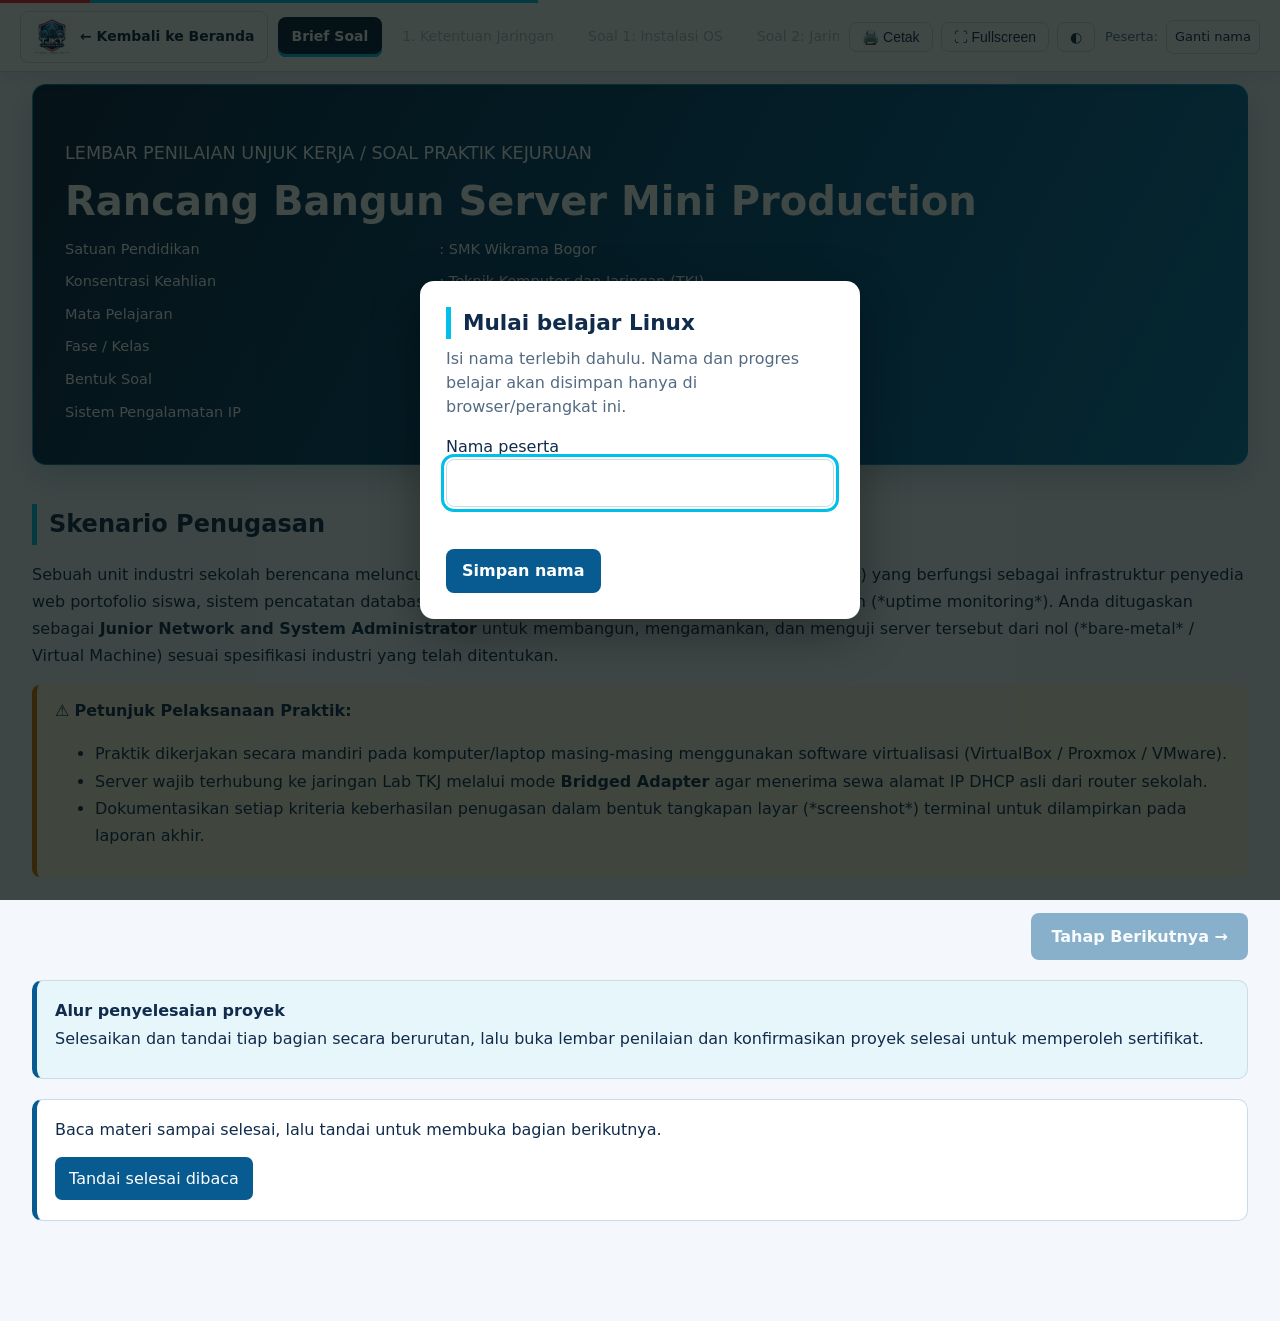
<file: projek.html>
<!DOCTYPE html>
<html lang="id">
<head>
<meta charset="utf-8">
<meta name="viewport" content="width=device-width, initial-scale=1, viewport-fit=cover">
<title>Soal Praktik: Rancang Bangun Server Mini Production - SMK Wikrama Bogor</title>
<style>
:root{
  --bg:#f2f6f4;--fg:#14261f;--card:#fff;--pri:#0f766e;--acc:#dff3ef;--bd:#cfdcd6;
  --mut:#4f645b;--warn:#fff4e0;--wb:#d97706;--hd:#fff;
  box-sizing:border-box;
  padding-top:env(safe-area-inset-top,0px);
  padding-bottom:env(safe-area-inset-bottom,0px);
}
@media (prefers-color-scheme:dark){
  :root:not([data-theme="light"]){
    --bg:#0d1714;--fg:#e4efe9;--card:#15231f;--pri:#4fd1b8;--acc:#16342e;--bd:#294039;
    --mut:#9db5ab;--warn:#34260f;--wb:#f59e0b;--hd:#122019;
  }
}
:root[data-theme="dark"]{
  --bg:#0d1714;--fg:#e4efe9;--card:#15231f;--pri:#4fd1b8;--acc:#16342e;--bd:#294039;
  --mut:#9db5ab;--warn:#34260f;--wb:#f59e0b;--hd:#122019;
}
html,body{
  height:100%;
  margin:0;
  padding:0;
}
html{scroll-padding-top:calc(env(safe-area-inset-top,0px) + 64px)}
*{box-sizing:border-box}
body{
  background:var(--bg);
  color:var(--fg);
  font:16px/1.7 "Segoe UI",system-ui,-apple-system,sans-serif;
  display:flex;
  flex-direction:column;
  min-height:100vh;
}
body::before{
  content:"";position:fixed;inset:0 0 auto;
  height:env(safe-area-inset-top,0px);
  background:var(--hd);z-index:1001;
}

header{
  position:fixed;
  top:env(safe-area-inset-top,0px);
  left:0;
  right:0;
  z-index:1000;
  background:var(--hd);
  border-bottom:1px solid var(--bd);
  width:100%;
  box-shadow:0 2px 8px rgba(0,0,0,0.08);
}
#bar{height:3px;background:var(--pri);width:0;transition:width .3s}
.hw{display:flex;align-items:center;gap:10px;padding:8px 20px;max-width:100%;width:100%}
nav{display:flex;gap:6px;overflow-x:auto;flex:1;min-width:0;scrollbar-width:none}
nav::-webkit-scrollbar{display:none}
nav button{
  white-space:nowrap;border:0;background:none;color:var(--mut);
  padding:8px 14px;border-radius:8px;cursor:pointer;font:inherit;font-size:14px;
  transition:all 0.15s ease;
}
nav button:hover{background:var(--acc);color:var(--fg)}
nav button.on{background:var(--pri);color:var(--hd);font-weight:600}
button:focus-visible,input:focus-visible{outline:2px solid var(--pri);outline-offset:2px}
.actions{display:flex;gap:8px;align-items:center}
.tg{
  border:1px solid var(--bd);background:var(--card);color:var(--fg);
  border-radius:8px;padding:6px 12px;cursor:pointer;font-size:14px;
  display:inline-flex;align-items:center;justify-content:center;
  transition:background .2s;
}
.tg:hover{background:var(--acc)}
.portal-link{text-decoration:none;white-space:nowrap}

main{
  width:100%;
  max-width:100%;
  flex:1;
  margin:0 auto;
  padding:84px 32px 80px;
}
@media(max-width:768px){
  main{padding:74px 14px 60px}
  .hw{padding:6px 10px}
}

.tab{display:none}
.tab.active{display:block}

h1{font-size:2.2rem;line-height:1.2;margin:.2em 0}
h2{font-size:1.5rem;margin:1.6em 0 .4em;border-left:5px solid var(--pri);padding-left:12px}
h3{font-size:1.15rem;margin:1.3em 0 .3em;color:var(--pri)}
p,li{max-width:100%}

.cover{
  background:linear-gradient(135deg,var(--pri),#0b3b36);
  color:#fff;border-radius:14px;padding:36px 32px;margin-bottom:24px;
  box-shadow:0 4px 14px rgba(0,0,0,0.08);
}
.cover h1{font-size:2.5rem}
.cover table,.cover td,.cover tr:nth-child(even) td{
  border:0;background:none;color:#fff;padding:4px 14px 4px 0;
}
.co{
  border-left:5px solid var(--pri);background:var(--acc);padding:12px 18px;
  border-radius:8px;margin:16px 0;
}
.co.w{border-color:var(--wb);background:var(--warn)}
.tw{overflow-x:auto;margin:14px 0;border-radius:10px;border:1px solid var(--bd)}
table{border-collapse:collapse;width:100%;font-size:14.5px;background:var(--card)}
th{background:var(--pri);color:var(--hd);text-align:left;padding:10px 14px;font-weight:600}
td{padding:9px 14px;border:1px solid var(--bd);vertical-align:top}
tr:nth-child(even) td{background:var(--acc)}
code{
  font-family:ui-monospace,Consolas,monospace;font-size:.92em;
  background:var(--acc);padding:2px 6px;border-radius:4px;word-break:break-word;
}
.nv{display:flex;justify-content:space-between;margin-top:36px;gap:12px}
.nv button,.btn{
  background:var(--pri);color:var(--hd);border:0;border-radius:8px;
  padding:10px 20px;cursor:pointer;font:inherit;font-weight:600;
  transition:filter .15s;
}
.nv button:hover,.btn:hover{filter:brightness(1.1)}
svg text{fill:currentColor;font:13px sans-serif}

.card{
  background:var(--card);border:1px solid var(--bd);border-radius:10px;
  padding:18px 22px;margin:16px 0;
}
.spec-box{
  background:var(--card);border:1px solid var(--bd);border-radius:10px;
  padding:18px 22px;margin:16px 0;border-left:5px solid var(--pri);
}
.spec-box h4{margin:0 0 8px;font-size:1.1rem;color:var(--pri)}
.spec-box ul{margin:0;padding-left:20px}
.spec-box li{margin-bottom:6px}

@media print{
  header,.nv,.actions{display:none}
  .tab{display:block!important;page-break-after:always}
  body::before{display:none}
  body{font-size:12pt;background:#fff;color:#000}
}
</style>
</head>
<body>
<header>
  <div id="bar"></div>
  <div class="hw">
    <a class="tg portal-link" href="index.html">← Kembali ke Beranda</a>
    <nav id="nav"></nav>
    <div class="actions">
      <button class="tg" onclick="window.print()" title="Cetak Lembar Soal">🖨️ Cetak</button>
      <button class="tg" id="btnFs" title="Toggle Layar Penuh">⛶ Fullscreen</button>
      <button class="tg" id="tg" aria-label="Ganti tema">◐</button>
    </div>
  </div>
</header>
<main>

<section class="tab active" data-title="Brief Soal">
<div class="cover">
  <p style="font-size:1.1rem;margin-bottom:4px">LEMBAR PENILAIAN UNJUK KERJA / SOAL PRAKTIK KEJURUAN</p>
  <h1>Rancang Bangun Server Mini Production</h1>
  <table>
    <tr><td>Satuan Pendidikan</td><td>: SMK Wikrama Bogor</td></tr>
    <tr><td>Konsentrasi Keahlian</td><td>: Teknik Komputer dan Jaringan (TKJ)</td></tr>
    <tr><td>Mata Pelajaran</td><td>: Administrasi Sistem Jaringan (ASJ)</td></tr>
    <tr><td>Fase / Kelas</td><td>: F / XI (Sebelas)</td></tr>
    <tr><td>Bentuk Soal</td><td>: Penugasan Praktik Mandiri pada Mesin Virtual (VM)</td></tr>
    <tr><td>Sistem Pengalamatan IP</td><td>: Alokasi Otomatis (DHCP Lab Sekolah)</td></tr>
  </table>
</div>
<h2>Skenario Penugasan</h2>
<p>Sebuah unit industri sekolah berencana meluncurkan sebuah server mini production lokal (VPS mandiri) yang berfungsi sebagai infrastruktur penyedia web portofolio siswa, sistem pencatatan database nilai, serta sistem pemantauan ketersediaan layanan (*uptime monitoring*). Anda ditugaskan sebagai <b>Junior Network and System Administrator</b> untuk membangun, mengamankan, dan menguji server tersebut dari nol (*bare-metal* / Virtual Machine) sesuai spesifikasi industri yang telah ditentukan.</p>
<div class="co w">
  ⚠️ <b>Petunjuk Pelaksanaan Praktik:</b>
  <ul>
    <li>Praktik dikerjakan secara mandiri pada komputer/laptop masing-masing menggunakan software virtualisasi (VirtualBox / Proxmox / VMware).</li>
    <li>Server wajib terhubung ke jaringan Lab TKJ melalui mode <b>Bridged Adapter</b> agar menerima sewa alamat IP DHCP asli dari router sekolah.</li>
    <li>Dokumentasikan setiap kriteria keberhasilan penugasan dalam bentuk tangkapan layar (*screenshot*) terminal untuk dilampirkan pada laporan akhir.</li>
  </ul>
</div>
</section>

<section class="tab" data-title="1. Ketentuan Jaringan">
<h1>Ketentuan Jaringan &amp; Parameter Lab</h1>
<div class="co">📋 <b>Ketentuan Umum:</b> Seluruh layanan server wajib dapat diakses dan diuji dari laptop klien melalui jaringan LAN laboratorium sekolah.</div>
<h2>1. Skema Topologi Pengalamatan</h2>
<p>Server peserta ujian <b>tidak diperkenankan</b> menggunakan alamat IP statis sembarangan. Antarmuka jaringan harus dikonfigurasi menggunakan mode sewa dinamis <b>DHCP Client</b> yang didistribusikan oleh Router Mikrotik Lab SMK Wikrama.</p>
<div class="tw">
  <table>
    <tr><th>Node Jaringan</th><th>Karakteristik &amp; Peran</th><th>Sumber Alamat IP</th></tr>
    <tr><td><b>Router Utama Lab</b></td><td>Gateway internet laboratorium sekolah &amp; DHCP Server</td><td><code>192.168.100.1 /24</code> (Default)</td></tr>
    <tr><td><b>Server Debian Peserta</b></td><td>Node virtual yang melayani SSH, Web, DB, dan Monitoring</td><td><b>DHCP Pool Lab</b> (Catat IP yang didapat di laporan)</td></tr>
    <tr><td><b>Laptop Penguji (Client)</b></td><td>Perangkat penguji akses browser, remote shell, dan audit port</td><td>Alamat IP lokal dalam satu segmen LAN yang sama</td></tr>
  </table>
</div>

<h2>2. Matriks Spesifikasi Port &amp; Aksesibilitas</h2>
<div class="tw">
  <table>
    <tr><th>Layanan Server</th><th>Port Akses</th><th>Protokol</th><th>Ketentuan Otorisasi Akses</th></tr>
    <tr><td>OpenSSH Server</td><td><code>22</code> atau <code>2222</code></td><td>TCP</td><td>Wajib diizinkan dari klien lab (dilindungi rate-limiting).</td></tr>
    <tr><td>Web Server Nginx</td><td><code>80</code> (HTTP)</td><td>TCP</td><td>Wajib terbuka untuk umum (diakses via IP lab atau domain internal).</td></tr>
    <tr><td>Database MariaDB</td><td><code>3306</code></td><td>TCP</td><td><b>TERISOLASI:</b> Dilarang diakses sembarang host publik (hanya localhost / IP tertentu).</td></tr>
    <tr><td>Uptime Kuma Core</td><td><code>3001</code></td><td>TCP</td><td><b>TERISOLASI:</b> Terikat ke <code>127.0.0.1</code>, hanya boleh diakses via Reverse Proxy Nginx.</td></tr>
  </table>
</div>
</section>

<section class="tab" data-title="Soal 1: Instalasi OS">
<h1>Soal Tahap 1: Instalasi Sistem Operasi Headless</h1>
<p>Pasang sistem operasi server pada mesin virtual Anda sesuai dengan spesifikasi teknis minimal produksi di bawah ini.</p>

<div class="spec-box">
  <h4>Spesifikasi Kebutuhan Sistem:</h4>
  <ul>
    <li><b>Distribusi Target:</b> Debian GNU/Linux 12 (Bookworm) 64-bit (*Netinst ISO* atau *Standard ISO*).</li>
    <li><b>Mode Instalasi:</b> Teks (*Text-mode Install*), bukan Graphical Install.</li>
    <li><b>Identitas Mesin (Hostname):</b> Wajib menggunakan pola penamaan: <code>srv-[namasiswa]</code> (contoh: <code>srv-fauzi</code>).</li>
    <li><b>Domain Internal:</b> Tetapkan ke <code>lab.wikrama.sch.id</code> atau <code>projek.lan</code>.</li>
    <li><b>Akun Administrator:</b> Kata sandi root dibuat dengan kompleksitas yang aman.</li>
    <li><b>Akun Pengguna Reguler:</b> Nama akun pengguna wajib menggunakan nama Anda (misal: <code>fauzi</code> atau <code>siswa</code>).</li>
  </ul>
</div>

<div class="spec-box">
  <h4>Ketentuan Partisi Penyimpanan (Storage):</h4>
  <ul>
    <li>Gunakan sistem berkas <code>ext4</code> untuk partisi root (<code>/</code>).</li>
    <li>Alokasikan partisi <code>swap</code> sebesar minimal 1 GB - 2 GB.</li>
    <li>Bootloader <b>GRUB 2</b> wajib dipasang pada Master Boot Record drive utama (<code>/dev/sda</code> atau <code>/dev/vda</code>).</li>
  </ul>
</div>

<div class="co w">
  🚨 <b>Kriteria Kegagalan:</b> Pada tahap <i>Tasksel (Software Selection)</i>, Anda <b>WAJIB MENGHILANGKAN CENTANG [*]</b> pada <i>Debian desktop environment (GNOME/XFCE)</i>. Server yang terpasang antarmuka grafis desktop dianggap <b>GUGUR / DISKUALIFIKASI</b> pada aspek efisiensi memori server.
</div>
</section>

<section class="tab" data-title="Soal 2: Jaringan & Sudo">
<h1>Soal Tahap 2: Konfigurasi Jaringan DHCP &amp; Eskalasi Hak Akses</h1>
<p>Pastikan sistem server yang baru terpasang terhubung ke jaringan laboratorium secara otomatis dan pengguna reguler memiliki wewenang administratif.</p>

<div class="spec-box">
  <h4>Kebutuhan Tugas:</h4>
  <ul>
    <li>Konfigurasikan antarmuka jaringan utama (contoh: <code>eth0</code> atau <code>enp0s3</code>) di berkas <code>/etc/network/interfaces</code> agar meminta sewa alamat IP dinamis secara otomatis melalui protokol DHCP.</li>
    <li>Pastikan server memperoleh:
      <ul>
        <li>Alamat IP yang valid dari router laboratorium.</li>
        <li>Subnet mask <code>/24</code> yang sesuai dengan lingkungan lab.</li>
        <li>Default gateway yang mengarah ke IP Router Mikrotik lab.</li>
      </ul>
    </li>
    <li>Pastikan resolver DNS pada <code>/etc/resolv.conf</code> dapat menerjemahkan nama domain publik.</li>
    <li>Daftarkan akun pengguna non-root yang telah Anda buat ke dalam grup <code>sudo</code>.</li>
  </ul>
</div>

<div class="co">
  🎯 <b>Target Pengujian Siswa:</b>
  <ul>
    <li>Perintah <code>ip a</code> menampilkan antarmuka jaringan aktif dengan status <code>UP</code> dan memiliki IP dari segmen lab sekolah.</li>
    <li>Perintah <code>ping -c 3 8.8.8.8</code> dan <code>ping -c 3 debian.org</code> menghasilkan respon 0% packet loss.</li>
    <li>Pengguna reguler dapat mengeksekusi perintah <code>sudo whoami</code> dan menghasilkan output <code>root</code>.</li>
  </ul>
</div>
</section>

<section class="tab" data-title="Soal 3: Remote SSH">
<h1>Soal Tahap 3: Keamanan Akses Jarak Jauh (OpenSSH Server)</h1>
<p>Konfigurasikan daemon OpenSSH agar server dapat dikelola dari laptop klien tanpa perlu berada di depan komputer server fisik secara langsung.</p>

<div class="spec-box">
  <h4>Kebutuhan Tugas:</h4>
  <ul>
    <li>Pastikan service OpenSSH Server (<code>sshd</code>) terpasang dan berstatus aktif (<code>active running</code>).</li>
    <li>Buat pasangan kunci kriptografi asimetris modern berjenis <b>Ed25519</b> (<code>ssh-keygen -t ed25519</code>) pada laptop klien.</li>
    <li>Salin kunci publik (<code>id_ed25519.pub</code>) dari laptop klien ke server menggunakan utilitas transfer resmi.</li>
    <li>Uji login remote dari klien hingga berhasil masuk tanpa dimintai password akun Linux.</li>
    <li><b>Hardening Server:</b>
      <ul>
        <li>Kunci login password root langsung (<code>PermitRootLogin no</code> atau <code>prohibit-password</code>).</li>
        <li>Nonaktifkan autentikasi password teks biasa (<code>PasswordAuthentication no</code>) setelah login kunci terverifikasi sukses.</li>
      </ul>
    </li>
  </ul>
</div>

<div class="co">
  🎯 <b>Target Pengujian Siswa:</b>
  <ul>
    <li>Koneksi remote dari terminal klien (<code>ssh [user]@[ip-server]</code>) berhasil terhubung secara instan tanpa prompt pengisian password.</li>
    <li>Percobaan login jarak jauh sebagai akun <code>root</code> atau login tanpa menyertakan kunci privat otomatis ditolak dengan pesan: <i>Permission denied (publickey)</i>.</li>
  </ul>
</div>
</section>

<section class="tab" data-title="Soal 4: Web Nginx">
<h1>Soal Tahap 4: Web Server &amp; Halaman Portofolio Siswa</h1>
<p>Bangun layanan server web berbasis Nginx untuk mempublikasikan halaman profil portofolio unjuk kerja Anda.</p>

<div class="spec-box">
  <h4>Kebutuhan Tugas:</h4>
  <ul>
    <li>Pasang paket web server Nginx resmi dari repositori Debian.</li>
    <li>Siapkan direktori dokumen web khusus di <code>/var/www/projek/</code> atau <code>/var/www/portofolio/</code>.</li>
    <li>Buat berkas beranda <code>index.html</code> yang memuat identitas peserta:
      <ul>
        <li>Judul: <i>Server Produksi Mini TKJ - SMK Wikrama</i></li>
        <li>Nama Lengkap Peserta, NIS, dan Rombel (Kelas).</li>
        <li>Ringkasan status layanan server yang sedang dibangun.</li>
      </ul>
    </li>
    <li>Atur kepemilikan direktori dokumen web kepada pengguna sistem <code>www-data:www-data</code> dengan mode izin akses <code>755</code>.</li>
    <li>Konfigurasikan <b>Server Block (Virtual Host)</b> baru pada direktori <code>sites-available</code> yang mendengarkan port 80.</li>
    <li>Aktifkan konfigurasi menggunakan metode <i>symbolic link (symlink)</i> ke <code>sites-enabled</code> dan pastikan validasi sintaks bebas dari galat.</li>
    <li>Lakukan hardening dengan menyembunyikan informasi versi Nginx pada response header (<code>server_tokens off;</code>).</li>
  </ul>
</div>

<div class="co">
  🎯 <b>Target Pengujian Siswa:</b>
  <ul>
    <li>Browser pada laptop klien dapat membuka alamat IP lab server (<code>http://[ip-server]</code>) dan menampilkan halaman profil siswa secara sempurna.</li>
    <li>Uji header via <code>curl -I http://[ip-server]</code> menunjukkan status <code>HTTP/1.1 200 OK</code> dengan header <code>Server: nginx</code> (tanpa nomor rilis versi).</li>
  </ul>
</div>
</section>

<section class="tab" data-title="Soal 5: Database MariaDB">
<h1>Soal Tahap 5: Database Server &amp; Pengelolaan Data Siswa</h1>
<p>Pasang dan kelola sistem basis data relasional (RDBMS) MariaDB untuk menyimpan rekaman data siswa secara terpusat.</p>

<div class="spec-box">
  <h4>Kebutuhan Tugas:</h4>
  <ul>
    <li>Pasang paket <code>mariadb-server</code> di server Anda.</li>
    <li>Jalankan wizard pengamanan <code>mariadb-secure-installation</code>:
      <ul>
        <li>Hapus akun pengguna anonim (*anonymous users*).</li>
        <li>Nonaktifkan login remote untuk superuser root (*disallow root login remotely*).</li>
        <li>Hapus database pengujian bawaan (*test database*).</li>
        <li>Muat ulang tabel hak akses (*reload privilege tables*).</li>
      </ul>
    </li>
    <li>Masuk ke command line MariaDB, buat skema database baru bernama <code>db_sekolah</code>.</li>
    <li>Buat tabel bernama <code>siswa</code> dengan kolom:
      <ul>
        <li><code>id</code> : INT, Primary Key, Auto Increment.</li>
        <li><code>nis</code> : VARCHAR(10), Not Null.</li>
        <li><code>nama</code> : VARCHAR(50), Not Null.</li>
        <li><code>kelas</code> : VARCHAR(20), Not Null.</li>
      </ul>
    </li>
    <li>Masukkan minimal 3 (tiga) baris data siswa ke dalam tabel tersebut.</li>
    <li>Buat akun pengguna database khusus aplikasi (misal: <code>admin_sekolah</code>) yang memiliki wewenang penuh atas database <code>db_sekolah</code>.</li>
    <li>Lakukan pencadangan struktur dan data database menjadi berkas cadangan SQL (<code>backup_sekolah.sql</code>).</li>
  </ul>
</div>

<div class="co">
  🎯 <b>Target Pengujian Siswa:</b>
  <ul>
    <li>Perintah SQL <code>SELECT * FROM db_sekolah.siswa;</code> menampilkan data tabel secara utuh dan terstruktur.</li>
    <li>Berkas <code>backup_sekolah.sql</code> tersimpan pada direktori home pengguna dan memuat instruksi DDL/DML lengkap.</li>
  </ul>
</div>
</section>

<section class="tab" data-title="Soal 6: UFW & Fail2ban">
<h1>Soal Tahap 6: Keamanan Jaringan (Firewall UFW &amp; IPS Fail2ban)</h1>
<p>Bungkus seluruh layanan server Anda di dalam benteng pertahanan lapis ganda: pembatasan port via UFW dan pencegahan intrusi brute-force via Fail2ban.</p>

<div class="spec-box">
  <h4>Kebutuhan Tugas:</h4>
  <ul>
    <li>Pasang paket <code>ufw</code> dan <code>fail2ban</code>.</li>
    <li><b>Konfigurasi Firewall UFW:</b>
      <ul>
        <li>Terapkan kebijakan bawaan: <code>default deny incoming</code> dan <code>default allow outgoing</code>.</li>
        <li>Buka izin port SSH (22 atau port kustom Anda).</li>
        <li>Terapkan pembatasan frekuensi koneksi (*rate limiting*) pada port SSH.</li>
        <li>Buka izin port HTTP (80/tcp) untuk akses web profil.</li>
        <li><b>ISOLASI PORT DATABASE:</b> Pastikan port 3306 <b>TIDAK DIBUKA</b> ke publik. Jika dibutuhkan, batasi hanya untuk IP tertentu.</li>
        <li>Aktifkan firewall dan pastikan status bertuliskan <i>active</i>.</li>
      </ul>
    </li>
    <li><b>Konfigurasi IPS Fail2ban:</b>
      <ul>
        <li>Buat salinan konfigurasi lokal pada <code>/etc/fail2ban/jail.local</code>.</li>
        <li>Aktifkan jail <code>[sshd]</code> dengan parameter: <code>maxretry = 3</code> dan <code>bantime = 10m</code>.</li>
        <li>Jalankan daemon dan pastikan service berstatus <code>active (running)</code>.</li>
      </ul>
    </li>
  </ul>
</div>

<div class="co">
  🎯 <b>Target Pengujian Siswa:</b>
  <ul>
    <li>Perintah <code>sudo ufw status numbered</code> menunjukkan status aktif dengan aturan port SSH dan HTTP terbuka.</li>
    <li>Pengujian port database dari laptop klien menggunakan netcat/telnet (<code>nc -zv [ip-server] 3306</code>) menghasilkan status <b>Connection timed out / Refused</b> (terbukti terlindungi dari akses publik).</li>
    <li>Perintah <code>sudo fail2ban-client status sshd</code> menampilkan jail aktif memantau log autentikasi.</li>
  </ul>
</div>
</section>

<section class="tab" data-title="Soal 7: Uptime Kuma">
<h1>Soal Tahap 7: Sistem Pemantauan Layanan (Uptime Kuma)</h1>
<p>Integrasikan dasbor monitoring real-time untuk memantau apakah web server, database, dan port SSH Anda beroperasi secara normal (UP) atau mengalami gangguan (DOWN).</p>

<div class="spec-box">
  <h4>Kebutuhan Tugas:</h4>
  <ul>
    <li>Jalankan aplikasi Uptime Kuma (menggunakan Docker container atau runtime Node.js native) yang mendengarkan pada port internal <code>3001</code>.</li>
    <li>Pastikan aplikasi terikat ke loopback lokal (<code>127.0.0.1:3001</code>) dan tidak dibuka langsung pada firewall publik.</li>
    <li><b>Reverse Proxy Nginx dengan WebSocket:</b>
      <ul>
        <li>Buat konfigurasi Server Block Nginx baru untuk domain lokal atau sub-path (misal: <code>status.lan</code> atau akses port 80).</li>
        <li>Wajib mengonfigurasikan header WebSocket (<code>Upgrade $http_upgrade;</code> dan <code>Connection "upgrade";</code>) agar grafik latensi dasbor terupdate secara real-time.</li>
      </ul>
    </li>
    <li>Buka dasbor Uptime Kuma dari peramban web laptop klien, buat akun administrator pemantauan.</li>
    <li><b>Daftarkan minimal 3 (tiga) Target Probe Monitor:</b>
      <ol>
        <li>Monitor Web Profil (Tipe: HTTP(s), Target: <code>http://localhost:80</code>).</li>
        <li>Monitor Database MariaDB (Tipe: TCP Port, Target: <code>127.0.0.1:3306</code>).</li>
        <li>Monitor Remote SSH (Tipe: TCP Port, Target: <code>127.0.0.1:22</code>).</li>
      </ol>
    </li>
    <li><b>Uji Penanganan Insiden (Downtime Simulation):</b>
      <ul>
        <li>Hentikan sementara layanan MariaDB (<code>systemctl stop mariadb</code>).</li>
        <li>Buktikan indikator database di dasbor Uptime Kuma berubah warna menjadi merah (<b>DOWN</b>).</li>
        <li>Hidupkan kembali layanan MariaDB dan buktikan status pulih menjadi hijau (<b>UP</b>).</li>
      </ul>
    </li>
  </ul>
</div>

<div class="co">
  🎯 <b>Target Pengujian Siswa:</b>
  <ul>
    <li>Dasbor Uptime Kuma dapat dibuka melalui peramban laptop klien tanpa galat koneksi WebSocket.</li>
    <li>Seluruh target probe layanan (Web, DB, SSH) menampilkan status operasional 100% UP.</li>
  </ul>
</div>
</section>

<section class="tab" data-title="Lembar Penilaian">
<h1>Lembar Verifikasi &amp; Rubrik Penilaian</h1>
<div class="co">Berikut adalah indikator penilaian unjuk kerja yang akan diuji oleh guru penilai langsung pada mesin server Anda.</div>

<h2>Matriks Skor Unjuk Kerja (Total 100 Poin)</h2>
<div class="tw">
  <table>
    <tr><th>No</th><th>Komponen &amp; Indikator Kinerja</th><th>Bobot</th><th>Ketercapaian</th></tr>
    <tr>
      <td><b>1</b></td>
      <td><b>Instalasi OS Debian 12 &amp; Jaringan DHCP Lab</b><br>
      • Sistem operasi murni headless (tanpa GUI desktop).<br>
      • Partisi disk ext4 dan swap terpasang proporsional.<br>
      • Menerima alokasi sewa IP dinamis dari router lab sekolah.<br>
      • Pengguna non-root terdaftar di grup sudoers.
      </td>
      <td>15 Poin</td>
      <td>[ &nbsp; ] Ya &nbsp;&nbsp; [ &nbsp; ] Tidak</td>
    </tr>
    <tr>
      <td><b>2</b></td>
      <td><b>Remote Access &amp; Hardening SSH</b><br>
      • Autentikasi SSH public key Ed25519 berfungsi tanpa password.<br>
      • Login password root ditolak oleh server.<br>
      • Password authentication dimatikan secara aman.
      </td>
      <td>15 Poin</td>
      <td>[ &nbsp; ] Ya &nbsp;&nbsp; [ &nbsp; ] Tidak</td>
    </tr>
    <tr>
      <td><b>3</b></td>
      <td><b>Web Server Nginx &amp; Profil Siswa</b><br>
      • Virtual host aktif menyajikan konten portofolio siswa.<br>
      • Hak akses direktori dokumen web diatur ke <code>www-data</code>.<br>
      • Respons HTTP 200 OK dan banner versi Nginx disembunyikan.
      </td>
      <td>15 Poin</td>
      <td>[ &nbsp; ] Ya &nbsp;&nbsp; [ &nbsp; ] Tidak</td>
    </tr>
    <tr>
      <td><b>4</b></td>
      <td><b>Database Server MariaDB</b><br>
      • Wizard pengamanan secure installation berhasil dijalankan.<br>
      • Database <code>db_sekolah</code> dan tabel <code>siswa</code> terisi data.<br>
      • Berkas backup SQL tersimpan dengan benar.
      </td>
      <td>15 Poin</td>
      <td>[ &nbsp; ] Ya &nbsp;&nbsp; [ &nbsp; ] Tidak</td>
    </tr>
    <tr>
      <td><b>5</b></td>
      <td><b>Keamanan Lapis Ganda (UFW &amp; Fail2ban)</b><br>
      • Kebijakan default deny incoming aktif.<br>
      • Port SSH dan HTTP terbuka, sedangkan port MariaDB 3306 terisolasi.<br>
      • Fail2ban aktif memantau log percobaan brute-force login.
      </td>
      <td>20 Poin</td>
      <td>[ &nbsp; ] Ya &nbsp;&nbsp; [ &nbsp; ] Tidak</td>
    </tr>
    <tr>
      <td><b>6</b></td>
      <td><b>Sistem Monitoring Uptime Kuma</b><br>
      • Reverse proxy WebSocket Nginx berfungsi tanpa galat koneksi.<br>
      • Tiga probe monitor (Web, DB, SSH) berstatus UP (Hijau).<br>
      • Mampu mendemonstrasikan transisi DOWN saat layanan diuji henti.
      </td>
      <td>20 Poin</td>
      <td>[ &nbsp; ] Ya &nbsp;&nbsp; [ &nbsp; ] Tidak</td>
    </tr>
  </table>
</div>

<h2>Format Bukti Pelaporan Praktik</h2>
<div class="card">
  <b>Lampiran Bukti Tangkapan Layar (Screenshot) Wajib:</b>
  <ol>
    <li>Output terminal perintah <code>ip a</code> dan <code>ping -c 3 8.8.8.8</code> di server.</li>
    <li>Output terminal klien saat melakukan koneksi <code>ssh [user]@[ip-server]</code> yang langsung masuk tanpa kata sandi.</li>
    <li>Tampilan halaman web portofolio siswa yang diakses melalui peramban laptop klien.</li>
    <li>Output kueri SQL <code>SELECT * FROM db_sekolah.siswa;</code> pada terminal MariaDB.</li>
    <li>Output perintah <code>sudo ufw status numbered</code> dan pengujian <code>nc -zv [ip-server] 3306</code> dari klien (timed out).</li>
    <li>Tangkapan layar dasbor Uptime Kuma dengan indikator seluruh probe aktif berwarna hijau.</li>
  </ol>
</div>
</section>

</main>

<script src="local-progress.js"></script>
<script>
const tabs = Array.from(document.querySelectorAll('.tab'));
const nav = document.getElementById('nav');

function show(i) {
  if (!window.ASJ.canOpenTab(i)) { window.ASJ.notifyLocked(i); return; }
  tabs.forEach((t, k) => {
    if (k === i) t.classList.add('active');
    else t.classList.remove('active');
  });

  const navBtns = nav.querySelectorAll('button');
  navBtns.forEach((b, k) => {
    b.classList.toggle('on', k === i);
  });

  const bar = document.getElementById('bar');
  if (bar) bar.style.width = (i / (tabs.length - 1) * 100) + '%';
  window.scrollTo(0, 0);
  window.ASJ.setActiveTab(i);
}

nav.innerHTML = '';
tabs.forEach((t, k) => {
  const b = document.createElement('button');
  b.textContent = t.dataset.title;
  b.onclick = () => show(k);
  nav.appendChild(b);

  const oldNv = t.querySelector('.nv');
  if (oldNv) oldNv.remove();

  const d = document.createElement('div');
  d.className = 'nv';

  const prevBtn = k > 0 ? '<button class="btn-prev">← Tahap Sebelumnya</button>' : '<div></div>';
  const nextBtn = k < tabs.length - 1 ? '<button class="btn-next">Tahap Berikutnya →</button>' : '<div></div>';

  d.innerHTML = prevBtn + nextBtn;
  if (k > 0) d.querySelector('.btn-prev').onclick = () => show(k - 1);
  if (k < tabs.length - 1) d.querySelector('.btn-next').onclick = () => show(k + 1);
  t.appendChild(d);
});

document.getElementById('tg').onclick = () => {
  const r = document.documentElement;
  const isDark = r.dataset.theme ? r.dataset.theme === 'dark' : matchMedia('(prefers-color-scheme:dark)').matches;
  r.dataset.theme = isDark ? 'light' : 'dark';
};

const btnFs = document.getElementById('btnFs');
btnFs.onclick = () => {
  if (!document.fullscreenElement) {
    document.documentElement.requestFullscreen().catch(() => {});
    btnFs.textContent = '✕ Exit Full';
  } else {
    if (document.exitFullscreen) document.exitFullscreen();
    btnFs.textContent = '⛶ Fullscreen';
  }
};
document.addEventListener('fullscreenchange', () => {
  if (!document.fullscreenElement) btnFs.textContent = '⛶ Fullscreen';
});

show(0);
</script>
</body>
</html>
</file>
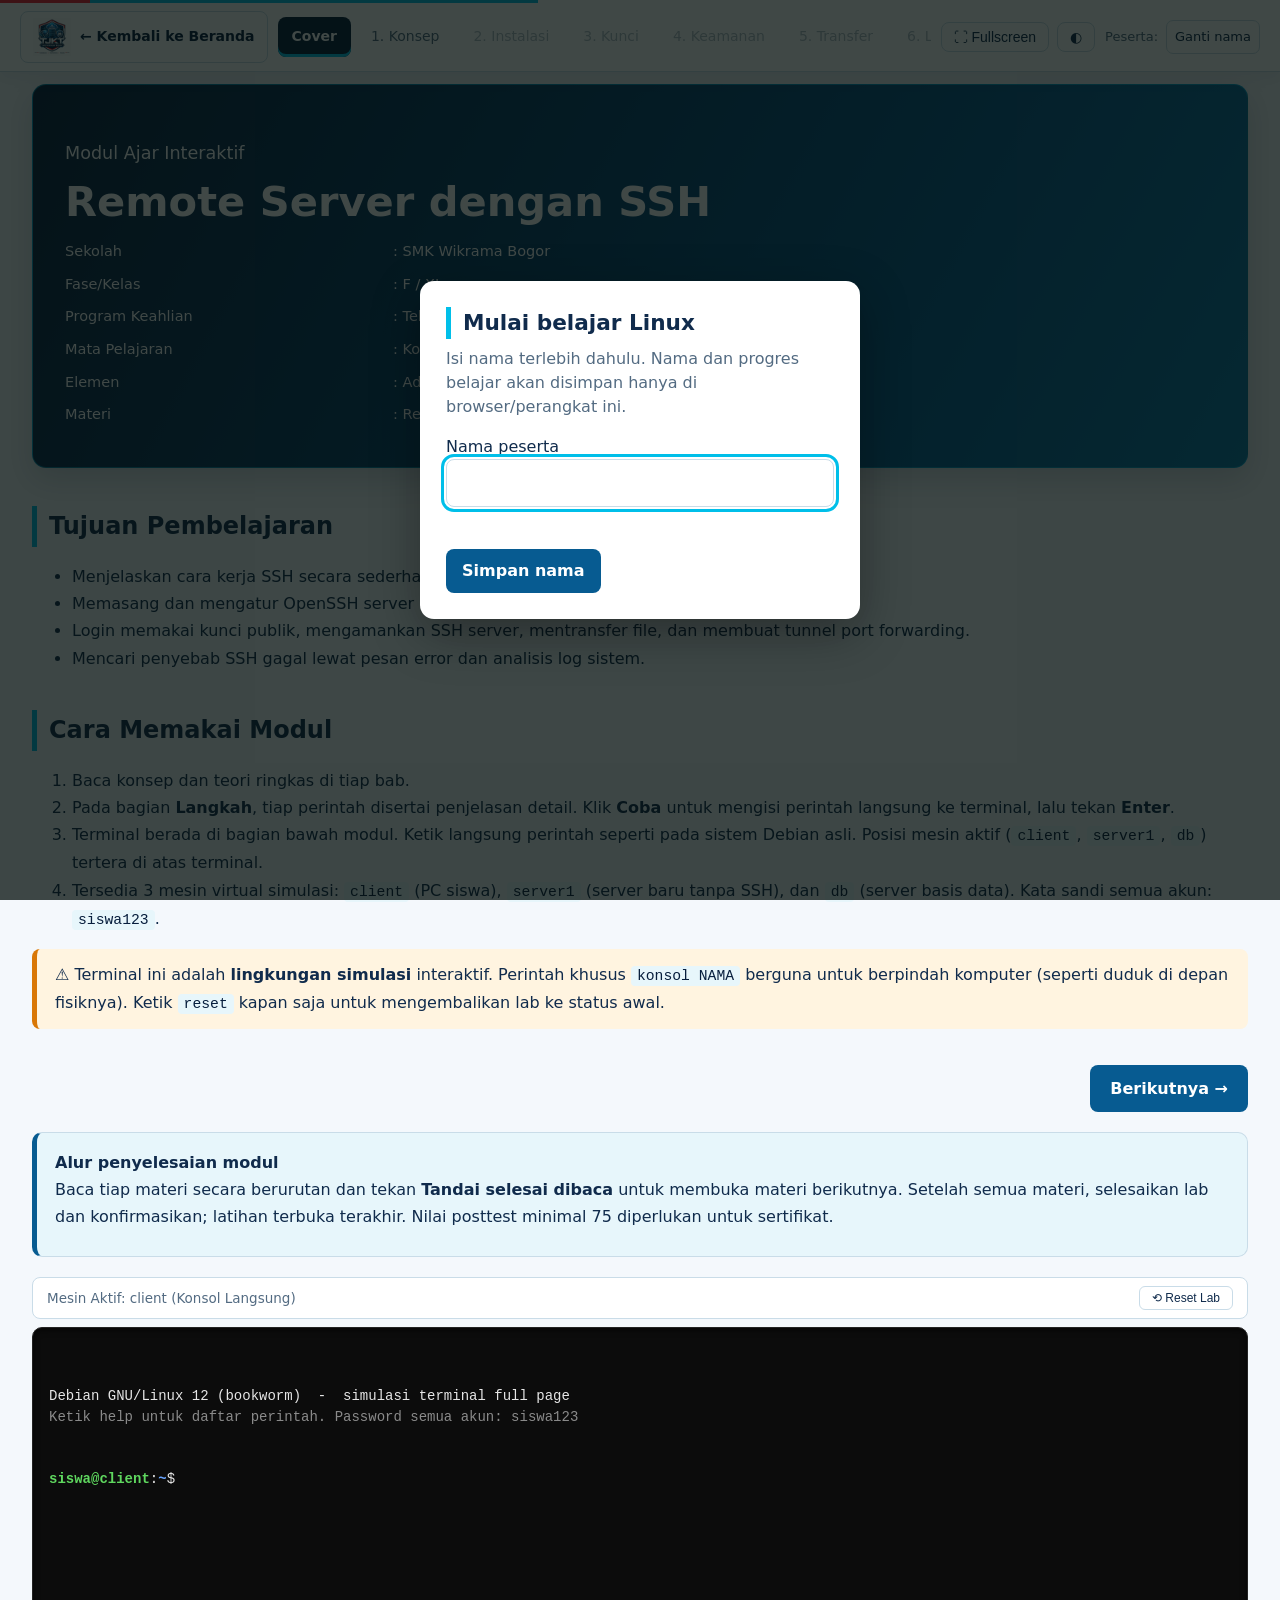
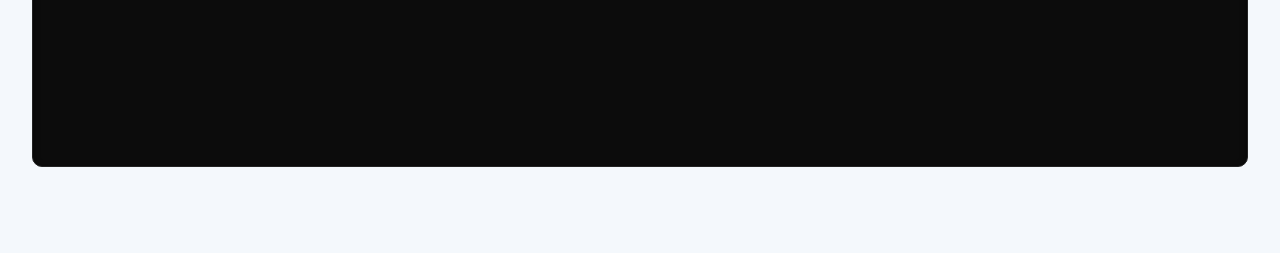
<file: ssh.html>
<!DOCTYPE html>
<html lang="id">
<head>
<meta charset="utf-8">
<meta name="viewport" content="width=device-width, initial-scale=1, viewport-fit=cover">
<title>Modul Remote Server (SSH) - SMK Wikrama Bogor (Full Page)</title>
<style>
:root{
  --bg:#f2f6f4;--fg:#14261f;--card:#fff;--pri:#0f766e;--acc:#dff3ef;--bd:#cfdcd6;
  --mut:#4f645b;--warn:#fff4e0;--wb:#d97706;--hd:#fff;
  box-sizing:border-box;
  padding-top:env(safe-area-inset-top,0px);
  padding-bottom:env(safe-area-inset-bottom,0px);
}
@media (prefers-color-scheme:dark){
  :root:not([data-theme="light"]){
    --bg:#0d1714;--fg:#e4efe9;--card:#15231f;--pri:#4fd1b8;--acc:#16342e;--bd:#294039;
    --mut:#9db5ab;--warn:#34260f;--wb:#f59e0b;--hd:#122019;
  }
}
:root[data-theme="dark"]{
  --bg:#0d1714;--fg:#e4efe9;--card:#15231f;--pri:#4fd1b8;--acc:#16342e;--bd:#294039;
  --mut:#9db5ab;--warn:#34260f;--wb:#f59e0b;--hd:#122019;
}
html,body{
  height:100%;
  margin:0;
  padding:0;
}
html{scroll-padding-top:calc(env(safe-area-inset-top,0px) + 60px)}
*{box-sizing:border-box}
body{
  background:var(--bg);
  color:var(--fg);
  font:16px/1.7 "Segoe UI",system-ui,-apple-system,sans-serif;
  display:flex;
  flex-direction:column;
  min-height:100vh;
}
body::before{
  content:"";position:fixed;inset:0 0 auto;
  height:env(safe-area-inset-top,0px);
  background:var(--hd);z-index:1001;
}
header{
  position:fixed;
  top:env(safe-area-inset-top,0px);
  left:0;
  right:0;
  z-index:1000;
  background:var(--hd);
  border-bottom:1px solid var(--bd);
  width:100%;
  box-shadow:0 2px 8px rgba(0,0,0,0.08);
}
#bar{height:3px;background:var(--pri);width:0;transition:width .3s}
.hw{display:flex;align-items:center;gap:10px;padding:8px 20px;max-width:100%;width:100%}
nav{display:flex;gap:6px;overflow-x:auto;flex:1;min-width:0;scrollbar-width:none}
nav::-webkit-scrollbar{display:none}
nav button{
  white-space:nowrap;border:0;background:none;color:var(--mut);
  padding:8px 14px;border-radius:8px;cursor:pointer;font:inherit;font-size:14px;
  transition:all 0.15s ease;
}
nav button:hover{background:var(--acc);color:var(--fg)}
nav button.on{background:var(--pri);color:var(--hd);font-weight:600}
button:focus-visible,input:focus-visible{outline:2px solid var(--pri);outline-offset:2px}
.actions{display:flex;gap:8px;align-items:center}
.tg{
  border:1px solid var(--bd);background:var(--card);color:var(--fg);
  border-radius:8px;padding:6px 12px;cursor:pointer;font-size:14px;
  display:inline-flex;align-items:center;justify-content:center;
  transition:background .2s;
}
.tg:hover{background:var(--acc)}
.portal-link{text-decoration:none;white-space:nowrap}

/* Full-width container styling dengan offset header fixed */
main{
  width:100%;
  max-width:100%;
  flex:1;
  margin:0 auto;
  padding:84px 32px 80px;
}
@media(max-width:768px){
  main{padding:74px 14px 60px}
  .hw{padding:6px 10px}
}

h1{font-size:2.2rem;line-height:1.2;margin:.2em 0}
h2{font-size:1.5rem;margin:1.6em 0 .4em;border-left:5px solid var(--pri);padding-left:12px}
h3{font-size:1.15rem;margin:1.3em 0 .3em;color:var(--pri)}
p,li{max-width:100%}

.cover{
  background:linear-gradient(135deg,var(--pri),#0b3b36);
  color:#fff;border-radius:14px;padding:36px 32px;margin-bottom:24px;
  box-shadow:0 4px 14px rgba(0,0,0,0.08);
}
.cover h1{font-size:2.6rem}
.cover table,.cover td,.cover tr:nth-child(even) td{
  border:0;background:none;color:#fff;padding:4px 14px 4px 0;
}
.co{
  border-left:5px solid var(--pri);background:var(--acc);padding:12px 18px;
  border-radius:8px;margin:16px 0;
}
.co.w{border-color:var(--wb);background:var(--warn)}
.tw{overflow-x:auto;margin:14px 0;border-radius:10px;border:1px solid var(--bd)}
table{border-collapse:collapse;width:100%;font-size:14.5px;background:var(--card)}
th{background:var(--pri);color:var(--hd);text-align:left;padding:10px 14px;font-weight:600}
td{padding:9px 14px;border:1px solid var(--bd);vertical-align:top}
tr:nth-child(even) td{background:var(--acc)}
code{
  font-family:ui-monospace,Consolas,monospace;font-size:.92em;
  background:var(--acc);padding:2px 6px;border-radius:4px;word-break:break-word;
}
.try{
  margin-left:8px;border:0;border-radius:6px;background:var(--pri);
  color:var(--hd);padding:4px 12px;font-size:12px;cursor:pointer;
  transition:opacity .15s;
}
.try:hover{opacity:0.85}
.nv{display:flex;justify-content:space-between;margin-top:36px;gap:12px}
.nv button,.btn{
  background:var(--pri);color:var(--hd);border:0;border-radius:8px;
  padding:10px 20px;cursor:pointer;font:inherit;font-weight:600;
  transition:filter .15s;
}
.nv button:hover,.btn:hover{filter:brightness(1.1)}
svg text{fill:currentColor;font:13px sans-serif}

/* Terminal style Debian 12 (Full-width adaptive) */
#tbox{
  margin:20px 0 10px;
  width:100%;
}
#where{
  font-size:13.5px;color:var(--mut);display:flex;
  justify-content:space-between;align-items:center;margin-bottom:8px;
  background:var(--card);padding:8px 14px;border:1px solid var(--bd);border-radius:8px;
}
#where button{
  border:1px solid var(--bd);background:var(--card);color:var(--fg);
  border-radius:6px;padding:4px 12px;cursor:pointer;font-size:12px;
}
#where button:hover{background:var(--acc)}
#term{
  background:#0c0c0c;color:#e6e6e6;border-radius:10px;padding:16px;
  height:440px;overflow-y:auto;font:14px/1.48 ui-monospace,Consolas,monospace;
  white-space:pre-wrap;word-break:break-word;cursor:text;
  box-shadow:inset 0 2px 6px rgba(0,0,0,0.6);
  border:1px solid #232323;
}
#term .g{color:#5fd75f;font-weight:700}
#term .b{color:#6aa5ff;font-weight:700}
#term .d{color:#8a8a8a}
#ln{display:flex}
#ps{white-space:pre}
#in{flex:1;min-width:40px;background:transparent;border:0;color:#fff;font:inherit;outline:none;padding:0;caret-color:#fff}

/* Layout khusus Lab Terminal: full page 2-kolom seimbang */
.lab{
  display:grid;
  grid-template-columns:1fr 340px;
  gap:20px;
  align-items:start;
  margin-top:10px;
}
.lab #term{height:540px}
@media(max-width:992px){
  .lab{grid-template-columns:1fr}
  .lab #term{height:440px}
}
.ms{list-style:none;padding:0;margin:0}
.ms li{
  padding:12px 14px;border:1px solid var(--bd);border-radius:8px;
  margin-bottom:8px;background:var(--card);font-size:14px;
}
.ms li.ok{background:var(--acc);border-color:var(--pri)}
.ms li.ok b::after{content:" ✔ Selesai";color:var(--pri)}
.ms details{color:var(--mut);font-size:13px;margin-top:4px}

.card{
  background:var(--card);border:1px solid var(--bd);border-radius:10px;
  padding:18px 22px;margin:16px 0;
}
.q button{
  display:block;width:100%;text-align:left;margin:6px 0;
  padding:10px 14px;border:1px solid var(--bd);border-radius:8px;
  background:var(--card);color:var(--fg);cursor:pointer;font:inherit;
  transition:background .15s;
}
.q button:hover{background:var(--acc)}
.q button.r{background:var(--acc);border-color:var(--pri);font-weight:600}
.q button.x{background:var(--warn);border-color:var(--wb)}
@media print{
  header,.nv,#tbox,.try,.actions{display:none}
  .tab{display:block!important}
  body::before{display:none}
}
</style>
</head>
<body>
<header>
  <div id="bar"></div>
  <div class="hw">
    <a class="tg portal-link" href="index.html">← Kembali ke Beranda</a>
    <nav id="nav"></nav>
    <div class="actions">
      <button class="tg" id="btnFs" title="Toggle Layar Penuh">⛶ Fullscreen</button>
      <button class="tg" id="tg" aria-label="Ganti tema">◐</button>
    </div>
  </div>
</header>
<main>

<section class="tab" data-title="Cover">
<div class="cover">
  <p style="font-size:1.1rem;margin-bottom:4px">Modul Ajar Interaktif</p>
  <h1>Remote Server dengan SSH</h1>
  <table>
    <tr><td>Sekolah</td><td>: SMK Wikrama Bogor</td></tr>
    <tr><td>Fase/Kelas</td><td>: F / XI</td></tr>
    <tr><td>Program Keahlian</td><td>: Teknik Jaringan Komputer dan Telekomunikasi</td></tr>
    <tr><td>Mata Pelajaran</td><td>: Konsentrasi Keahlian TKJ</td></tr>
    <tr><td>Elemen</td><td>: Administrasi Sistem Jaringan</td></tr>
    <tr><td>Materi</td><td>: Remote Server</td></tr>
  </table>
</div>
<h2>Tujuan Pembelajaran</h2>
<ul>
  <li>Menjelaskan cara kerja SSH secara sederhana dan komprehensif.</li>
  <li>Memasang dan mengatur OpenSSH server di sistem operasi Debian 12.</li>
  <li>Login memakai kunci publik, mengamankan SSH server, mentransfer file, dan membuat tunnel port forwarding.</li>
  <li>Mencari penyebab SSH gagal lewat pesan error dan analisis log sistem.</li>
</ul>
<h2>Cara Memakai Modul</h2>
<ol>
  <li>Baca konsep dan teori ringkas di tiap bab.</li>
  <li>Pada bagian <b>Langkah</b>, tiap perintah disertai penjelasan detail. Klik <b>Coba</b> untuk mengisi perintah langsung ke terminal, lalu tekan <b>Enter</b>.</li>
  <li>Terminal berada di bagian bawah modul. Ketik langsung perintah seperti pada sistem Debian asli. Posisi mesin aktif (<code>client</code>, <code>server1</code>, <code>db</code>) tertera di atas terminal.</li>
  <li>Tersedia 3 mesin virtual simulasi: <code>client</code> (PC siswa), <code>server1</code> (server baru tanpa SSH), dan <code>db</code> (server basis data). Kata sandi semua akun: <code>siswa123</code>.</li>
</ol>
<div class="co w">⚠️ Terminal ini adalah <b>lingkungan simulasi</b> interaktif. Perintah khusus <code>konsol NAMA</code> berguna untuk berpindah komputer (seperti duduk di depan fisiknya). Ketik <code>reset</code> kapan saja untuk mengembalikan lab ke status awal.</div>
</section>

<section class="tab" data-title="1. Konsep">
<h1>Bab 1. Konsep Dasar SSH</h1>
<div class="co">🎯 <b>Tujuan:</b> Memahami apa itu SSH, cara SSH melindungi data secara kriptografis, dan mengapa protokol lawas seperti Telnet sudah tidak aman digunakan.</div>
<h2>Client dan Server</h2>
<p><b>SSH (Secure Shell)</b> digunakan untuk mengendalikan komputer lain dari jarak jauh melalui jaringan secara terenkripsi (RFC 4251). Server menjalankan daemon <code>sshd</code> yang standarnya mendengarkan di port 22 TCP. Komputer client memanfaatkan program <code>ssh</code> untuk menghubungi server tersebut.</p>
<p><i>Analogi:</i> Daemon <code>sshd</code> bertindak layaknya petugas keamanan di pintu masuk gedung, sedangkan perintah <code>ssh</code> adalah tamu yang berkunjung. Petugas memeriksa identitas tamu sebelum gerbang dibuka.</p>
<svg viewBox="0 0 640 100" width="100%" height="90" role="img" aria-label="Alur client ke server">
  <rect x="10" y="20" width="160" height="60" rx="8" fill="none" stroke="currentColor"/>
  <text x="35" y="55">client (ssh)</text>
  <rect x="460" y="20" width="160" height="60" rx="8" fill="none" stroke="currentColor"/>
  <text x="475" y="55">server (sshd:22)</text>
  <line x1="170" y1="50" x2="460" y2="50" stroke="currentColor" stroke-width="3" stroke-dasharray="6 4"/>
  <text x="250" y="42">terowongan terenkripsi</text>
</svg>
<h2>Bagaimana SSH Mengamankan Data</h2>
<div class="tw">
  <table>
    <tr><th>Tahap</th><th>Yang terjadi</th><th>Tujuan</th></tr>
    <tr><td>1. Negosiasi Algoritma</td><td>Client dan server menyepakati standar enkripsi yang didukung bersama.</td><td>Menyepakati cipher dan hash terbaik.</td></tr>
    <tr><td>2. Pertukaran Kunci (Diffie-Hellman)</td><td>Kedua host menghitung rahasia bersama (shared secret) tanpa mengirimkannya lewat kabel.</td><td>Menghasilkan kunci sesi simetris yang aman dari penyadapan.</td></tr>
    <tr><td>3. Verifikasi Host Server</td><td>Client mencocokkan sidik jari (fingerprint) host key server.</td><td>Mencegah serangan Man-in-the-Middle (MitM) dari server palsu.</td></tr>
    <tr><td>4. Autentikasi Pengguna</td><td>Verifikasi identitas via password atau pasangan kunci publik/privat.</td><td>Membuktikan hak akses pengguna.</td></tr>
    <tr><td>5. Sesi Terenkripsi</td><td>Data ditransmisikan menggunakan enkripsi simetris cepat dengan integritas MAC/HMAC.</td><td>Menjaga kerahasiaan dan keutuhan data.</td></tr>
  </table>
</div>
<div class="co">💡 <b>Analogi Diffie-Hellman:</b> Dua pihak mencampurkan cat rahasia masing-masing dengan cat publik yang sama, lalu bertukar campuran warna tersebut. Setelah menambahkan warna rahasianya masing-masing, warna akhir yang diperoleh keduanya identik, padahal warna rahasia murni tidak pernah diserahkan satu sama lain.</div>
<h2>Perbandingan: Telnet, RSH, dan SSH</h2>
<div class="tw">
  <table>
    <tr><th>Protokol</th><th>Port Standar</th><th>Enkripsi</th><th>Autentikasi</th><th>Tingkat Risiko</th><th>Rekomendasi</th></tr>
    <tr><td>Telnet</td><td>23</td><td>Tidak Ada</td><td>Plaintext (Teks biasa)</td><td>Sangat Tinggi (Data & password terbaca sniffer)</td><td>Tinggalkan</td></tr>
    <tr><td>RSH</td><td>514</td><td>Tidak Ada</td><td>IP / Host trust</td><td>Tinggi (Mudah di-spoofing)</td><td>Tinggalkan</td></tr>
    <tr><td>SSH</td><td>22</td><td>Enkripsi Kuat</td><td>Password / Kunci Kriptografi</td><td>Aman (Bila dikonfigurasi tepat)</td><td>Standar Industri</td></tr>
  </table>
</div>
<h3>Ringkasan</h3>
<p>SSH membentuk saluran terenkripsi end-to-end antara <code>ssh</code> (client) dan <code>sshd</code> (server). <b>Latihan:</b> Jelaskan dengan pemahamanmu mengapa pengiriman kredensial lewat Telnet sangat berbahaya di jaringan publik.</p>
</section>

<section class="tab" data-title="2. Instalasi">
<h1>Bab 2. Instalasi &amp; Konfigurasi Dasar</h1>
<div class="co">🎯 <b>Tujuan:</b> Memasang OpenSSH server di distro Debian 12, mengelola status service dengan systemd, serta memahami struktur berkas <code>sshd_config</code>.</div>
<div class="tw">
  <table>
    <tr><th>Aspek</th><th>Debian / Ubuntu (digunakan di modul ini)</th><th>RHEL / Rocky / AlmaLinux</th></tr>
    <tr><td>Pemasangan Paket</td><td><code>apt install openssh-server</code></td><td><code>dnf install openssh-server</code></td></tr>
    <tr><td>Nama Unit Service</td><td><code>ssh</code> (atau alias <code>sshd</code>)</td><td><code>sshd</code></td></tr>
  </table>
</div>
<h2>File Konfigurasi /etc/ssh/sshd_config</h2>
<div class="tw">
  <table>
    <tr><th>Parameter Direktif</th><th>Fungsi Utama</th><th>Nilai Default</th></tr>
    <tr><td>Port</td><td>Menentukan nomor port TCP yang didengarkan oleh daemon sshd</td><td>22</td></tr>
    <tr><td>PermitRootLogin</td><td>Menentukan apakah pengguna root diperbolehkan login langsung</td><td>prohibit-password</td></tr>
    <tr><td>PasswordAuthentication</td><td>Mengizinkan atau menolak autentikasi berbasis kata sandi</td><td>yes</td></tr>
  </table>
</div>
<p>Tanda <code>#</code> di baris awal adalah komentar yang menunjukkan nilai bawaan sistem. Konfigurasi yang diubah baru akan aktif setelah service dimuat ulang (<code>reload</code> atau <code>restart</code>).</p>
<h2>Langkah Kerja</h2>
<div data-st="b2"></div>
<h2>Praktik di Terminal</h2><div class="tslot"></div>
<h3>Ringkasan</h3>
<p>Prosedur standar: Pasang paket ➔ Periksa status service ➔ Edit konfigurasi ➔ Validasi sintaks via <code>sshd -t</code> ➔ Muat ulang via <code>systemctl reload ssh</code>.</p>
</section>

<section class="tab" data-title="3. Kunci">
<h1>Bab 3. Login dengan Kunci Publik</h1>
<div class="co">🎯 <b>Tujuan:</b> Mengimplementasikan autentikasi kunci publik (Public Key Authentication) tanpa password yang kebal dari serangan tebak kata sandi.</div>
<div class="tw">
  <table>
    <tr><th>Aspek Keamanan</th><th>Autentikasi Password</th><th>Autentikasi Kunci Publik (Ed25519/RSA)</th></tr>
    <tr><td>Metode</td><td>Mengetik karakter rahasia secara manual</td><td>Kriptografi asimetris (Public & Private key)</td></tr>
    <tr><td>Ketahanan Brute-Force</td><td>Rentan diserang dengan kamus password</td><td>Sangat kuat, secara komputasi mustahil ditebak</td></tr>
    <tr><td>Data ke Jaringan</td><td>Hash password dikirim dalam tunnel</td><td>Kunci privat tidak pernah keluar dari mesin client</td></tr>
  </table>
</div>
<p><i>Analogi:</i> Kunci publik (public key) berfungsi sebagai gembok yang dapat disalin ke banyak server. Kunci privat (private key) adalah anak kuncinya yang harus disimpan rapat di komputer milikmu.</p>
<h3>Izin Akses (Permission File) Linux yang Benar</h3>
<div class="tw">
  <table>
    <tr><th>Objek Direktori/File</th><th>Mode Akses</th><th>Penjelasan Keamanan</th></tr>
    <tr><td>Direktori <code>~/.ssh</code></td><td>700 (drwx------)</td><td>Hanya pengguna pemilik yang berhak melihat dan masuk.</td></tr>
    <tr><td>Kunci privat (<code>id_ed25519</code>)</td><td>600 (-rw-------)</td><td>SSH menolak bekerja jika file ini dapat dibaca oleh user lain.</td></tr>
    <tr><td>Kunci publik (<code>id_ed25519.pub</code>)</td><td>644 (-rw-r--r--)</td><td>Aman dibaca siapa saja karena bersifat publik.</td></tr>
    <tr><td>Daftar <code>authorized_keys</code></td><td>600 (-rw-------)</td><td>Daftar otoritas kunci; dilarang keras dapat dimodifikasi pihak lain.</td></tr>
  </table>
</div>
<h2>Langkah Kerja</h2>
<div data-st="b3"></div>
<h2>Praktik di Terminal</h2><div class="tslot"></div>
<div class="co">💡 Format kunci modern yang direkomendasikan adalah <b>Ed25519</b> karena cepat dan aman. Bila memerlukan format legacy RSA, gunakan panjang minimal 4096-bit (<code>ssh-keygen -t rsa -b 4096</code>).</div>
</section>

<section class="tab" data-title="4. Keamanan">
<h1>Bab 4. Mengamankan SSH (Hardening)</h1>
<div class="co">🎯 <b>Tujuan:</b> Memperkuat pertahanan server SSH terhadap ancaman brute-force dan pemindaian bot otomatis di internet.</div>
<div class="co w">⚠️ Selalu pastikan login berbasis kunci telah teruji berhasil <b>sebelum</b> menonaktifkan <code>PasswordAuthentication</code>. Jika tidak, kamu berisiko terkunci dari server. Pada simulasi, gunakan <code>reset</code> jika terkunci.</div>
<div class="tw">
  <table>
    <tr><th>Tindakan Hardening</th><th>Manfaat & Proteksi</th></tr>
    <tr><td><code>PermitRootLogin no</code></td><td>Mencegah penyerang langsung menargetkan akun berkekuasaan tertinggi (root).</td></tr>
    <tr><td><code>PasswordAuthentication no</code></td><td>Mengeliminasi 100% risiko serangan tebak password kamus otomatis.</td></tr>
    <tr><td>Ubah Port Default (misal 2222) + Firewall (UFW)</td><td>Menghindari bot scanner otomatis yang menyisir port default 22 di internet.</td></tr>
    <tr><td><code>AllowUsers siswa</code></td><td>Membatasi akses whitelist hanya untuk akun yang memang berhak login.</td></tr>
    <tr><td>Memasang Fail2ban</td><td>Memantau kegagalan login berulang dan memblokir IP penyerang secara otomatis.</td></tr>
  </table>
</div>
<h2>Langkah Kerja</h2>
<div data-st="b4"></div>
<h2>Praktik di Terminal</h2><div class="tslot"></div>
<h3>Checklist Pengamanan Server</h3>
<div class="tw">
  <table>
    <tr><th>Status</th><th>Langkah Hardening</th></tr>
    <tr><td><input type="checkbox"></td><td>Kunci publik sudah terpasang dan login tanpa password berhasil diuji.</td></tr>
    <tr><td><input type="checkbox"></td><td>Login langsung sebagai root telah dimatikan (PermitRootLogin no).</td></tr>
    <tr><td><input type="checkbox"></td><td>Autentikasi kata sandi telah dimatikan (PasswordAuthentication no).</td></tr>
    <tr><td><input type="checkbox"></td><td>Firewall UFW aktif dan port khusus telah dibuka.</td></tr>
    <tr><td><input type="checkbox"></td><td>Fail2ban aktif memantau percobaan penyusupan.</td></tr>
  </table>
</div>
</section>

<section class="tab" data-title="5. Transfer">
<h1>Bab 5. Transfer File Terenkripsi</h1>
<div class="co">🎯 <b>Tujuan:</b> Mentransfer dan menyinkronkan file antar-komputer secara aman melalui protokol SSH.</div>
<div class="tw">
  <table>
    <tr><th>Utilitas</th><th>Karakteristik & Kegunaan Utama</th></tr>
    <tr><td><code>scp</code> (Secure Copy)</td><td>Menyalin file atau direktori tunggal dengan cepat sekali jalan via shell.</td></tr>
    <tr><td><code>sftp</code> (SSH File Transfer)</td><td>Sesi interaktif berbasis prompt mirip FTP untuk eksplorasi folder remote.</td></tr>
    <tr><td><code>rsync</code> (Remote Sync)</td><td>Sinkronisasi cerdas; hanya mentransfer delta perbedaan data (cocok untuk backup berkala).</td></tr>
  </table>
</div>
<div class="co">ℹ️ Jika port SSH server telah diubah ke port khusus (misal 2222), sesuaikan argumen port: <code>scp -P 2222 ...</code>, <code>sftp -P 2222 ...</code>, atau <code>rsync -e "ssh -p 2222" ...</code>.</div>
<h2>Langkah Kerja</h2>
<div data-st="b5"></div>
<h2>Praktik di Terminal</h2><div class="tslot"></div>
</section>

<section class="tab" data-title="6. Lanjutan">
<h1>Bab 6. Tunnel &amp; File Config</h1>
<div class="co">🎯 <b>Tujuan:</b> Mengakses layanan internal jaringan yang terisolasi lewat SSH Port Forwarding dan membuat shortcut di client via berkas <code>~/.ssh/config</code>.</div>
<h2>SSH Tunnel (Port Forwarding)</h2>
<p>Tunneling menyalurkan lalu lintas TCP tertentu melalui sambungan SSH yang aman. Contoh skenario: Service basis data di host <code>db</code> diblokir dari akses luar, namun dapat dijangkau oleh <code>server1</code>. Melalui tunnel, client bisa mengaksesnya secara lokal.</p>
<svg viewBox="0 0 640 100" width="100%" height="90" role="img" aria-label="Local port forwarding">
  <rect x="5" y="25" width="140" height="50" rx="8" fill="none" stroke="currentColor"/>
  <text x="25" y="55">client :3306</text>
  <rect x="250" y="25" width="140" height="50" rx="8" fill="none" stroke="currentColor"/>
  <text x="290" y="55">server1</text>
  <rect x="495" y="25" width="140" height="50" rx="8" fill="none" stroke="currentColor"/>
  <text x="525" y="55">db :3306</text>
  <line x1="145" y1="50" x2="250" y2="50" stroke="currentColor" stroke-width="3" stroke-dasharray="5 3"/>
  <line x1="390" y1="50" x2="495" y2="50" stroke="currentColor" stroke-width="2"/>
</svg>
<div class="tw">
  <table>
    <tr><th>Tipe Port Forwarding</th><th>Mekanisme Kerja</th><th>Kasus Penggunaan Nyata</th></tr>
    <tr><td><code>-L</code> (Local Forwarding)</td><td>Membuka port di mesin client dan meneruskannya ke host tujuan via remote server.</td><td>Membuka port MySQL/PostgreSQL server privat langsung dari laptop.</td></tr>
    <tr><td><code>-R</code> (Remote Forwarding)</td><td>Membuka port di remote server dan meneruskannya balik ke layanan di client.</td><td>Mengekspos web lokal port 80 ke server internet untuk sesi demo.</td></tr>
    <tr><td><code>-D</code> (Dynamic Forwarding)</td><td>Membuka port lokal client sebagai proxy SOCKS5 terowongan penuh.</td><td>Browsing internet aman melalui jaringan server.</td></tr>
  </table>
</div>
<h2>Langkah Kerja</h2>
<div data-st="b6"></div>
<h2>Praktik di Terminal</h2><div class="tslot"></div>
</section>

<section class="tab" data-title="7. Troubleshooting">
<h1>Bab 7. Troubleshooting &amp; Log</h1>
<div class="co">🎯 <b>Tujuan:</b> Mendiagnosis kendala koneksi SSH, memahami kode galat (error), dan mengaudit jejak login di sistem.</div>
<div class="tw">
  <table>
    <tr><th>Pesan Galat</th><th>Kemungkinan Akar Masalah</th><th>Solusi Rekomendasi</th></tr>
    <tr><td><code>Connection refused</code></td><td>Daemon <code>sshd</code> tidak berjalan atau salah menentukan nomor port.</td><td>Jalankan <code>systemctl status ssh</code> dan periksa direktif <code>Port</code>.</td></tr>
    <tr><td><code>Connection timed out</code></td><td>Firewall (UFW/iptables) memblokir port atau host offline.</td><td>Buka aturan firewall dengan <code>ufw allow</code>.</td></tr>
    <tr><td><code>Permission denied (publickey)</code></td><td>Kunci publik belum terdaftar di <code>authorized_keys</code> atau izin direktori salah.</td><td>Periksa isi dan mode izin direktori (700 untuk .ssh, 600 untuk file kunci).</td></tr>
    <tr><td><code>Host key verification failed</code></td><td>Sidik jari host server berubah atau terindikasi serangan spoofing.</td><td>Pastikan keabsahan host lalu hapus catatan usang via <code>ssh-keygen -R host</code>.</td></tr>
  </table>
</div>
<div class="co">ℹ️ Pada Debian 12 (Bookworm), log SSH dikelola langsung oleh <code>systemd-journald</code> (baca dengan <code>journalctl -u ssh</code>). Berkas <code>/var/log/auth.log</code> baru aktif jika paket <code>rsyslog</code> dipasang.</div>
<h2>Langkah Kerja</h2>
<div data-st="b7"></div>
<h2>Praktik di Terminal</h2><div class="tslot"></div>
</section>

<section class="tab" data-title="Lab Terminal">
<h1>Lab Terminal Praktik Interaktif</h1>
<p>Selesaikan 6 misi panduan di bawah ini untuk menguji kemahiran sistem administrasi jaringan Anda. Password akun: <code>siswa123</code>. Gunakan perintah <code>help</code> untuk bantuan daftar perintah.</p>
<div class="lab">
  <div class="tslot"></div>
  <div>
    <h3 style="margin-top:0">Daftar Misi Mandiri</h3>
    <ul class="ms" id="ms"></ul>
  </div>
</div>
</section>

<section class="tab" data-title="Latihan">
<h1>Latihan Soal &amp; Rangkuman</h1>
<div id="quiz"></div>
<h2>Rangkuman Inti</h2>
<ul>
  <li>SSH mengenkripsi seluruh komunikasi data menggunakan sesi simetris yang diamankan dengan pertukaran Diffie-Hellman.</li>
  <li>Kunci publik (asymmetric key) jauh lebih tangguh dan terbebas dari ancaman brute-force password.</li>
  <li>Langkah wajib pengamanan: Nonaktifkan login root, matikan autentikasi password, atur firewall, dan pantau dengan fail2ban.</li>
  <li>Tool transfer file terenkripsi seperti <code>scp</code>, <code>sftp</code>, serta <code>rsync</code> bekerja di atas infrastruktur SSH.</li>
  <li>Troubleshooting efektif mengandalkan mode verbose (<code>ssh -v</code>), status daemon, dan analisis riwayat log.</li>
</ul>
</section>

<!-- Terminal Simulator Widget -->
<div id="tbox">
  <div id="where">
    <span></span>
    <button id="rs" title="Kembalikan terminal ke kondisi semula">⟲ Reset Lab</button>
  </div>
  <div id="term">
    <div id="log"></div>
    <div id="ln">
      <span id="ps"></span>
      <input id="in" autocomplete="off" autocapitalize="off" autocorrect="off" spellcheck="false" aria-label="Terminal Input">
    </div>
  </div>
</div>
</main>

<script src="local-progress.js"></script>
<script>
/* ===== Data langkah per bab ===== */
const ST={
b2:[
[`Masuk ke konsol server1`,[[`konsol server1`,`Berpindah ke konsol server1, seolah duduk di depan komputernya. Server1 belum punya SSH, jadi belum bisa diakses jarak jauh.`]]],
[`Perbarui daftar paket`,[[`sudo apt update`,`Mengunduh daftar paket terbaru. sudo menjalankan perintah sebagai root, wajib untuk mengelola paket.`]]],
[`Pasang OpenSSH server`,[[`sudo apt install -y openssh-server`,`Memasang paket openssh-server yang berisi daemon sshd. Opsi -y menjawab ya otomatis.`]],`Di Debian, service langsung berjalan setelah pemasangan.`],
[`Periksa dan atur service`,[[`systemctl status ssh`,`Melihat status service. active (running) berarti sshd siap menerima koneksi.`],[`sudo systemctl stop ssh`,`Menghentikan service sekarang.`],[`sudo systemctl start ssh`,`Menjalankan service sekarang.`],[`sudo systemctl enable ssh`,`Menjalankan service otomatis setiap komputer booting.`]]],
[`Lihat konfigurasi`,[[`cat /etc/ssh/sshd_config`,`Menampilkan isi file konfigurasi SSH server.`]]],
[`Uji dan terapkan konfigurasi`,[[`sudo sshd -t`,`Menguji sintaks sshd_config. Tidak ada output berarti konfigurasi benar.`],[`sudo systemctl reload ssh`,`Membaca ulang konfigurasi tanpa memutus sesi yang sedang berjalan.`]]],
[`Coba masuk dari client`,[[`konsol client`,`Kembali ke komputer client.`],[`ssh siswa@server1`,`Masuk ke server1 sebagai siswa. Jawab yes saat ditanya fingerprint, lalu isi password siswa123.`],[`exit`,`Menutup sesi SSH dan kembali ke client.`]]]],
b3:[
[`Pindah ke client`,[[`konsol client`,`Kunci dibuat di komputer client.`]]],
[`Buat pasangan kunci`,[[`ssh-keygen -t ed25519`,`Membuat kunci dengan algoritma ed25519. Tekan Enter tiga kali (lokasi default dan tanpa passphrase).`],[`ls -l ~/.ssh`,`Melihat isi folder .ssh beserta permission. id_ed25519 adalah kunci privat, id_ed25519.pub kunci publik.`]]],
[`Kirim kunci publik ke server1`,[[`ssh-copy-id siswa@server1`,`Menyalin kunci publik ke ~/.ssh/authorized_keys di server1. Minta password siswa123 sekali ini saja.`]]],
[`Login tanpa password`,[[`ssh siswa@server1`,`Sekarang login langsung berhasil memakai kunci.`],[`cat ~/.ssh/authorized_keys`,`Menampilkan daftar kunci publik yang diizinkan login (dijalankan di server1).`],[`exit`,`Kembali ke client.`]]],
[`Atur permission`,[[`chmod 700 ~/.ssh`,`Hanya pemilik yang boleh masuk ke folder .ssh.`],[`chmod 600 ~/.ssh/id_ed25519`,`Hanya pemilik yang boleh membaca atau mengubah kunci privat.`],[`ls -ld ~/.ssh`,`Melihat permission folder .ssh. drwx------ berarti 700.`]]],
[`Simpan kunci di ssh-agent`,[[`eval "$(ssh-agent -s)"`,`Menjalankan ssh-agent, program yang menyimpan kunci di memori.`],[`ssh-add ~/.ssh/id_ed25519`,`Memasukkan kunci ke agent. Jika kunci punya passphrase, cukup diketik sekali.`],[`ssh-add -l`,`Melihat daftar kunci yang tersimpan di agent.`]]]],
b4:[
[`Pindah ke server1`,[[`konsol server1`,`Pengaturan keamanan dilakukan di server.`]]],
[`Matikan login root dan password`,[[`sudo sed -i 's/^#\\?PermitRootLogin.*/PermitRootLogin no/' /etc/ssh/sshd_config`,`sed -i mengubah file langsung. Perintah ini mengganti baris PermitRootLogin (dengan atau tanpa #) menjadi no.`],[`sudo sed -i 's/^#\\?PasswordAuthentication.*/PasswordAuthentication no/' /etc/ssh/sshd_config`,`Mengganti baris PasswordAuthentication menjadi no, sehingga hanya login kunci yang diterima.`],[`grep -E '^(PermitRootLogin|PasswordAuthentication)' /etc/ssh/sshd_config`,`Menampilkan baris yang cocok untuk memastikan perubahan sudah benar.`],[`sudo sshd -t`,`Menguji konfigurasi sebelum diterapkan.`],[`sudo systemctl reload ssh`,`Menerapkan perubahan.`]]],
[`Pasang firewall dan ubah port`,[[`sudo apt install -y ufw`,`Memasang ufw, firewall yang mudah dipakai.`],[`sudo ufw allow 2222/tcp`,`Membuka port 2222 di firewall. Lakukan ini sebelum mengubah port agar tidak terkunci.`],[`sudo ufw enable`,`Mengaktifkan firewall. Port lain yang tidak diizinkan akan diblokir. Jawab y saat ditanya.`],[`sudo sed -i 's/^#Port 22/Port 2222/' /etc/ssh/sshd_config`,`Mengganti port SSH dari 22 menjadi 2222.`],[`sudo systemctl restart ssh`,`Menjalankan ulang service agar memakai port baru.`],[`sudo ufw status`,`Melihat aturan firewall yang aktif.`]],`Setelah ini, login dari client memakai: ssh -p 2222 siswa@server1`],
[`Batasi pengguna`,[[`echo "AllowUsers siswa" | sudo tee -a /etc/ssh/sshd_config`,`Menambah baris AllowUsers ke akhir file. tee -a dipakai agar penulisan berjalan dengan hak root. Hanya akun siswa yang boleh login.`]]],
[`Pasang Fail2ban`,[[`sudo apt install -y fail2ban`,`Memasang Fail2ban yang memblokir IP penyerang otomatis.`],[`sudo fail2ban-client status sshd`,`Melihat jumlah percobaan gagal dan daftar IP yang diblokir.`],[`sudo fail2ban-client set sshd unbanip 10.0.0.99`,`Membuka blokir sebuah IP.`]]]],
b5:[
[`Pindah ke client`,[[`konsol client`,`File akan dikirim dari client ke server1.`],[`ls`,`Melihat file di folder rumah. Ada laporan.txt dan folder proyek.`]]],
[`SCP`,[[`scp laporan.txt siswa@server1:/home/siswa/`,`Menyalin file laporan.txt ke folder /home/siswa di server1.`],[`scp -r proyek siswa@server1:/tmp/`,`-r menyalin folder beserta isinya.`],[`scp siswa@server1:/etc/hostname .`,`Mengambil file dari server1 ke folder saat ini (tanda titik).`]]],
[`SFTP (interaktif)`,[[`sftp siswa@server1`,`Membuka sesi SFTP. Prompt berubah menjadi sftp>.`],[`ls`,`Melihat isi folder di server (ketik di prompt sftp>).`],[`put laporan.txt`,`Mengunggah file dari client ke server.`],[`get /etc/hostname`,`Mengunduh file dari server ke client.`],[`bye`,`Menutup sesi SFTP.`]]],
[`Rsync`,[[`rsync -avz -e ssh proyek/ siswa@server1:/home/siswa/proyek/`,`-a menjaga atribut file, -v menampilkan proses, -z mengompres, -e ssh memakai SSH sebagai jalur.`],[`rsync -avz -e ssh proyek/ siswa@server1:/home/siswa/proyek/`,`Jalankan lagi: tidak ada file yang dikirim karena tidak ada yang berubah. Itulah kelebihan rsync.`],[`rsync -avz --dry-run -e ssh proyek/ siswa@server1:/tmp/proyek/`,`--dry-run hanya mensimulasikan, tidak menyalin apa pun.`]]]],
b6:[
[`Pindah ke client`,[[`konsol client`,`Tunnel dibuat dari client.`]]],
[`Buat tunnel -L ke db`,[[`ssh -f -N -L 3306:db:3306 siswa@server1`,`-L 3306:db:3306 membuka port 3306 di client yang diteruskan ke db lewat server1. -N tidak membuka shell. -f menjalankan di latar belakang.`],[`nc -zv localhost 3306`,`Menguji apakah port 3306 di client terbuka. succeeded berarti tunnel bekerja.`]],`Jika port SSH server1 sudah kamu ubah, tambahkan -p 2222 setelah ssh.`],
[`Tunnel -R dan -D`,[[`ssh -f -N -R 8080:localhost:80 siswa@server1`,`-R membuka port 8080 di server1 yang diteruskan ke port 80 di client.`],[`ssh -f -N -D 1080 siswa@server1`,`-D membuat proxy SOCKS5 di port 1080 pada client.`],[`nc -zv localhost 1080`,`Menguji bahwa port proxy sudah terbuka.`]]],
[`Buat alias di ~/.ssh/config`,[[`mkdir -p ~/.ssh`,`Membuat folder .ssh jika belum ada.`],[`echo -e "Host web\\n  HostName server1\\n  User siswa" > ~/.ssh/config`,`Menulis file config berisi alias web. echo -e mengubah \\n menjadi baris baru, tanda > menulis ke file.`],[`cat ~/.ssh/config`,`Memeriksa isi file config.`],[`ssh web`,`Login memakai alias. Cukup tiga huruf, tanpa menulis user dan host.`],[`exit`,`Kembali ke client.`]]]],
b7:[
[`Lihat proses koneksi`,[[`konsol client`,`Mulai dari client.`],[`ssh -v siswa@server1`,`-v menampilkan detail proses koneksi. Baca baris Authentications that can continue dan Authentication succeeded.`],[`exit`,`Kembali ke client.`]]],
[`Buat percobaan login gagal`,[[`ssh root@server1`,`Coba login sebagai root, lalu isi password yang salah tiga kali. Percobaan ini akan tercatat di log server.`]],`Jika port sudah kamu ubah, tambahkan -p 2222. Jika PasswordAuthentication sudah no, tidak ada prompt password; log tetap berisi percobaan penyerang dari 10.0.0.99.`],
[`Baca log di server1`,[[`konsol server1`,`Pindah ke server1 untuk membaca log-nya.`],[`sudo journalctl -u ssh -n 10`,`Menampilkan 10 baris terakhir log service ssh dari journal.`],[`sudo journalctl -u ssh | grep "Failed password"`,`Menyaring baris login gagal. Tanda | mengirim hasil perintah kiri ke grep.`]]],
[`Pasang rsyslog agar ada auth.log`,[[`sudo apt install -y rsyslog`,`Memasang rsyslog yang menulis log ke file seperti /var/log/auth.log.`],[`sudo tail -n 5 /var/log/auth.log`,`Menampilkan 5 baris terakhir log autentikasi.`],[`sudo grep "Failed password" /var/log/auth.log`,`Mencari baris yang mengandung Failed password.`]]],
[`Pantau sesi login`,[[`w`,`Menampilkan siapa yang sedang login dan apa yang dikerjakan.`],[`who`,`Daftar singkat pengguna yang sedang login.`],[`last`,`Riwayat login yang berhasil.`],[`sudo lastb`,`Riwayat login yang gagal (butuh sudo).`]]]]
};

/* ===== Navigasi tab & Fullscreen control ===== */
const tabs=[...document.querySelectorAll('.tab')],nav=document.getElementById('nav'),TB=document.getElementById('tbox');
function show(i){
  if(!window.ASJ.canOpenTab(i)){window.ASJ.notifyLocked(i);return;}
  tabs.forEach((t,k)=>t.hidden=k!=i);
  [...nav.children].forEach((b,k)=>b.classList.toggle('on',k==i));
  document.getElementById('bar').style.width=(i/(tabs.length-1)*100)+'%';
  const sl=tabs[i].querySelector('.tslot');
  if(sl)sl.appendChild(TB);
  window.scrollTo(0,0);
  window.ASJ.setActiveTab(i);
}

tabs.forEach((t,k)=>{
  const b=document.createElement('button');
  b.textContent=t.dataset.title;
  b.onclick=()=>show(k);
  nav.appendChild(b);
  
  const d=document.createElement('div');
  d.className='nv';
  
  const prevBtn = k > 0 ? '<button>← Sebelumnya</button>' : '<div></div>';
  const nextBtn = k < tabs.length - 1 ? '<button>Berikutnya →</button>' : '<div></div>';
  
  d.innerHTML = prevBtn + nextBtn;
  if(k > 0) d.querySelector('button').onclick = () => show(k - 1);
  if(k < tabs.length - 1) d.querySelectorAll('button')[k > 0 ? 1 : 0].onclick = () => show(k + 1);
  t.appendChild(d);
});

// Tema Switcher
document.getElementById('tg').onclick=()=>{
  const r=document.documentElement;
  const isDark=r.dataset.theme ? r.dataset.theme=='dark' : matchMedia('(prefers-color-scheme:dark)').matches;
  r.dataset.theme=isDark ? 'light' : 'dark';
};

// Fullscreen Toggle
const btnFs=document.getElementById('btnFs');
btnFs.onclick=()=>{
  if(!document.fullscreenElement){
    document.documentElement.requestFullscreen().catch(()=>{});
    btnFs.textContent='✕ Exit Full';
  }else{
    if(document.exitFullscreen) document.exitFullscreen();
    btnFs.textContent='⛶ Fullscreen';
  }
};
document.addEventListener('fullscreenchange',()=>{
  if(!document.fullscreenElement) btnFs.textContent='⛶ Fullscreen';
});

const $=s=>document.querySelector(s),T=$('#term'),LOG=$('#log'),LN=$('#ln'),I=$('#in'),PS=$('#ps');

/* ===== Render langkah praktikum ===== */
document.querySelectorAll('[data-st]').forEach(el=>{
  let k=0;
  ST[el.dataset.st].forEach(([t,rows,n])=>{
    k++;
    const h=document.createElement('h3');
    h.textContent='Langkah '+k+'. '+t;
    const w=document.createElement('div');
    w.className='tw';
    const tb=document.createElement('table');
    tb.innerHTML='<tr><th style="width:38%">Perintah</th><th>Fungsi</th></tr>';
    rows.forEach(([c,f])=>{
      const tr=tb.insertRow(),a=tr.insertCell(),b=tr.insertCell(),cd=document.createElement('code');
      cd.textContent=c;
      a.appendChild(cd);
      const bt=document.createElement('button');
      bt.className='try';
      bt.textContent='Coba';
      bt.onclick=()=>{
        I.value=c;
        I.scrollIntoView({block:'center',behavior:'smooth'});
        I.focus();
      };
      a.appendChild(bt);
      b.textContent=f;
    });
    w.appendChild(tb);
    el.append(h,w);
    if(n){
      const p=document.createElement('p');
      p.className='co';
      p.textContent=n;
      el.appendChild(p);
    }
  });
});

/* ===== Simulator Debian 12 ===== */
const NET={client:'10.0.0.10',server1:'10.0.0.20',db:'10.0.0.30'},FP='SHA256:3kQ9vXe1sJ7mZpL0aTq8RwYb2cUfN5dHgKoE4iVxM6A',PW={siswa:'siswa123',root:'root123'};
const KNOWN='Include Port ListenAddress PermitRootLogin PubkeyAuthentication PasswordAuthentication KbdInteractiveAuthentication UsePAM X11Forwarding Subsystem AllowUsers AllowGroups MaxAuthTries PrintMotd AcceptEnv'.split(' ');
const SSHD0=`Include /etc/ssh/sshd_config.d/*.conf

#Port 22
#ListenAddress 0.0.0.0
#PermitRootLogin prohibit-password
#PubkeyAuthentication yes
#PasswordAuthentication yes
KbdInteractiveAuthentication no
UsePAM yes
X11Forwarding yes
Subsystem sftp /usr/lib/openssh/sftp-server`;
const CMDS='help clear reset konsol ls cd pwd cat mkdir touch rm cp chmod echo sed grep tail whoami hostname id date uname ip ping nc sudo apt systemctl sshd ufw fail2ban-client journalctl ssh ssh-keygen ssh-copy-id ssh-agent ssh-add scp sftp rsync w who last lastb eval exit'.split(' ');
let S,stack,F,D,TN,clk,LG,ec,hist=[],hi=0,pend=null,busy=0,sid=0;
const home=u=>u=='root'?'/root':'/home/'+u;
const canWu=(u,p)=>u=='root'||p=='/tmp'||p.startsWith('/tmp/')||p.startsWith('/home/'+u+'/');
const esc=t=>t.replace(/[&<>]/g,c=>({'&':'&amp;','<':'&lt;','>':'&gt;'}[c]));
const pad=n=>String(n).padStart(2,'0'),ts=()=>{clk++;return 'Oct 19 08:'+pad(Math.floor(clk/60)%60)+':'+pad(clk%60)};
const rp=()=>40000+Math.floor(Math.random()*20000),rid=()=>Math.random().toString(36).slice(2,14);
function ab(s,p){
  if(p=='~'||p.startsWith('~/'))p=home(s.u)+p.slice(1);
  if(p[0]!='/')p=s.cwd+'/'+p;
  const o=[];
  p.split('/').forEach(x=>{
    if(x==''||x=='.')return;
    if(x=='..')o.pop();
    else o.push(x);
  });
  return '/'+o.join('/');
}
const kids=(s,P)=>{
  const b=P=='/'?'/':P+'/';
  return Object.keys(s.fs).filter(k=>k!=P&&k.startsWith(b)&&!k.slice(b.length).includes('/')).map(k=>k.split('/').pop()).sort();
};
const mstr=m=>[...m].map(c=>'rwx'.split('').map((x,i)=>(c>>(2-i)&1)?x:'-').join('')).join('');
function mkhost(h){
  const fs={};
  ['/','/home','/home/siswa','/etc','/var','/var/log','/tmp','/usr','/root'].forEach(p=>fs[p]={d:1,m:p=='/tmp'?'777':'755',o:p=='/home/siswa'?'siswa':'root'});
  fs['/etc/hostname']={c:h,m:'644',o:'root'};
  return {name:h,ip:NET[h],u:'siswa',cwd:'/home/siswa',fs,inst:0,act:0,en:0,live:null,ufw:{on:0,allow:[]},pk:{},log:[],sess:[],lh:[],fl:[],known:{},ag:[],agent:0,banned:[]};
}
function lg(s,m){s.log.push(ts()+' '+s.name+' sshd['+(600+s.log.length)+']: '+m)}
function cfg(s){
  const t=(s.fs['/etc/ssh/sshd_config']||{c:''}).c,o={Port:'22',PermitRootLogin:'prohibit-password',PasswordAuthentication:'yes',AllowUsers:''},seen={};
  t.split('\n').forEach(l=>{
    const m=l.match(/^\s*(Port|PermitRootLogin|PasswordAuthentication|AllowUsers)\s+(.+)$/);
    if(m&&!seen[m[1]]){seen[m[1]]=1;o[m[1]]=m[2].trim();}
  });
  return o;
}
function cfgErr(s){
  const L=(s.fs['/etc/ssh/sshd_config']||{c:''}).c.split('\n'),f='/etc/ssh/sshd_config';
  for(let i=0;i<L.length;i++){
    const l=L[i].trim();if(!l||l[0]=='#')continue;
    const w=l.split(/\s+/);
    if(!KNOWN.includes(w[0]))return f+' line '+(i+1)+': Bad configuration option: '+w[0]+'\n'+f+': terminating, 1 bad configuration options';
    if(w[0]=='Port'&&!(+w[1]>0&&+w[1]<65536))return f+' line '+(i+1)+": Bad port '"+w[1]+"'.\n"+f+': terminating, 1 bad configuration options';
  }
  return '';
}
function instSsh(s){
  s.inst=1;s.act=1;s.en=1;s.fs['/etc/ssh']={d:1,m:'755',o:'root'};
  s.fs['/etc/ssh/sshd_config']={c:SSHD0,m:'644',o:'root'};
  s.live=cfg(s);
  lg(s,'Server listening on 0.0.0.0 port 22.');
  lg(s,'Server listening on :: port 22.');
  for(let i=0;i<3;i++){
    lg(s,'Failed password for root from 10.0.0.99 port '+(51120+i)+' ssh2');
    s.fl.push({u:'root',from:'10.0.0.99'});
  }
}
function mkssh(s){const p=home(s.u)+'/.ssh';if(!s.fs[p])s.fs[p]={d:1,m:'700',o:s.u}}

function init(){
  S={client:mkhost('client'),server1:mkhost('server1'),db:mkhost('db')};
  const c=S.client.fs;
  c['/home/siswa/laporan.txt']={c:'Laporan praktik SSH\nNama: siswa\n',m:'644',o:'siswa'};
  c['/home/siswa/proyek']={d:1,m:'755',o:'siswa'};
  c['/home/siswa/proyek/index.html']={c:'<h1>Halo</h1>\n',m:'644',o:'siswa'};
  c['/home/siswa/proyek/style.css']={c:'body{margin:0}\n',m:'644',o:'siswa'};
  S.client.pk={rsync:1,nc:1};S.server1.pk={rsync:1};S.db.pk={rsync:1};
  instSsh(S.db);
  clk=120;stack=[{h:'client',sid:0}];F={};D={};TN=[];LOG.innerHTML='';pend=null;busy=0;
  out('Debian GNU/Linux 12 (bookworm)  -  simulasi terminal full page');
  out('Ketik help untuk daftar perintah. Password semua akun: siswa123','d');
  rm();setPs();
}

const host=()=>stack[stack.length-1].h;
function out(t,c){
  const d=document.createElement('div');
  if(c)d.className=c;
  d.textContent=t;
  LOG.appendChild(d);
  T.scrollTop=T.scrollHeight;
}
function outH(h){
  const d=document.createElement('div');
  d.innerHTML=h;
  LOG.appendChild(d);
  T.scrollTop=T.scrollHeight;
}
function pshtml(){
  const s=S[host()],hm=home(s.u),c=s.cwd,p=c==hm?'~':c.startsWith(hm+'/')?'~'+c.slice(hm.length):c;
  return '<span class="g">'+s.u+'@'+host()+'</span>:<span class="b">'+p+'</span>'+(s.u=='root'?'#':'$')+' ';
}
function setPs(){
  PS.innerHTML=pshtml();
  $('#where span').textContent='Mesin Aktif: '+stack.map(x=>x.h).join(' ➔ ')+(stack.length>1?' (Sesi SSH)':' (Konsol Langsung)');
  LN.style.display=(busy&&!pend)?'none':'flex';
}
function ask(p,hid){
  return new Promise(res=>{
    const L=p.split('\n'),lp=L.pop();
    L.forEach(l=>out(l));
    PS.textContent=lp;
    I.type=hid?'password':'text';
    pend={res,lp,hid};
    LN.style.display='flex';
    I.focus();
  });
}

/* ===== Misi Lab ===== */
const M=[
['Pasang openssh-server di server1','konsol server1 → sudo apt install -y openssh-server','Tanpa sshd, server tidak bisa diakses jarak jauh.',()=>S.server1.inst&&S.server1.act],
['Ubah port ke 2222 dan buka di firewall','sed pada sshd_config, ufw allow 2222/tcp, restart ssh','Port baru harus dibuka di firewall agar tidak timeout.',()=>S.server1.act&&S.server1.live.Port=='2222'&&S.server1.ufw.allow.includes(2222)],
['Buat kunci ed25519 dan salin ke server1','ssh-keygen -t ed25519 di client, lalu ssh-copy-id siswa@server1','Kunci publik membuktikan identitas tanpa password.',()=>{const k=S.client.fs['/home/siswa/.ssh/id_ed25519.pub'],a=S.server1.fs['/home/siswa/.ssh/authorized_keys'];return k&&a&&a.c.includes(k.c.split(' ')[1])}],
['Nonaktifkan login root dan password','sed ... PermitRootLogin no dan PasswordAuthentication no, lalu reload','Menutup dua celah utama serangan tebak password.',()=>S.server1.inst&&S.server1.live.PermitRootLogin=='no'&&S.server1.live.PasswordAuthentication=='no'],
['Buat tunnel -L ke db','ssh -f -N -L 3306:db:3306 siswa@server1','Mengakses layanan privat lewat host perantara.',()=>F.L],
['Temukan login gagal di log','sudo journalctl -u ssh | grep "Failed password"','Log adalah bukti percobaan serangan.',()=>F.G]];

function rm(){
  const u=$('#ms');
  u.innerHTML='';
  M.forEach((m,k)=>{
    const l=document.createElement('li');
    l.id='m'+k;
    l.innerHTML='<b>Misi '+(k+1)+': '+m[0]+'</b><details><summary>Petunjuk</summary>'+m[1]+'<br><i>Mengapa: '+m[2]+'</i></details>';
    u.appendChild(l);
  });
}
const chk=()=>M.forEach((m,k)=>{
  if(!D[k]&&m[3]())D[k]=1;
  $('#m'+k).classList.toggle('ok',!!D[k]);
});

/* ===== File system mock operations ===== */
function rd(s,p,sd){
  const P=ab(s,p);
  if(P=='/var/log/auth.log'){
    if(!s.pk.rsyslog)return{e:'No such file or directory'};
    if(!sd)return{e:'Permission denied'};
    LG=1;return{c:s.log.join('\n')};
  }
  const n=s.fs[P];
  if(!n)return{e:'No such file or directory'};
  if(n.d)return{e:'Is a directory'};
  return{c:n.c};
}
function wr(s,P,c,sd){
  if(s.fs[P]&&!s.fs[P].d)s.fs[P].c=c;
  else s.fs[P]={c,m:'644',o:sd?'root':s.u};
}
function xfer(A,ap,B,bp,u,rec){
  const n=A.fs[ap];
  if(!n)return 'ENOENT';
  if(n.d&&!rec)return 'EISDIR';
  if(B.fs[bp]&&B.fs[bp].d)bp=(bp+'/'+ap.split('/').pop()).replace('//','/');
  const par=bp.replace(/\/[^/]*$/,'')||'/';
  if(!B.fs[par])return 'ENOENT';
  if(!canWu(u,bp))return 'EACCES';
  const r=[],cn=(x,y)=>{
    const m=A.fs[x];
    if(m.d)B.fs[y]={d:1,m:m.m,o:u};
    else{B.fs[y]={c:m.c,m:m.m,o:u};r.push([y.split('/').pop(),m.c.length]);}
  };
  cn(ap,bp);
  if(n.d)Object.keys(A.fs).filter(k=>k.startsWith(ap+'/')).sort().forEach(k=>cn(k,bp+k.slice(ap.length)));
  return r;
}
const EM={ENOENT:'No such file or directory',EACCES:'Permission denied',EISDIR:'not a regular file'};
function spec(x){
  const m=x.match(/^(?:([\w.-]+)@)?([\w.-]+):(.*)$/);
  return m&&!x.startsWith('/')&&!x.startsWith('.')?{u:m[1],h:m[2],p:m[3]}:null;
}
function hcfg(s,name){
  const c=(s.fs[home(s.u)+'/.ssh/config']||{c:''}).c;
  let cur=0,o={};
  c.split('\n').forEach(l=>{
    const m=l.trim().match(/^(\w+)\s+(.+)$/);if(!m)return;
    if(m[1]=='Host')cur=m[2].split(/\s+/).includes(name);
    else if(cur&&!o[m[1]])o[m[1]]=m[2];
  });
  return o;
}

/* ===== SSH Authentication Simulator ===== */
async function auth(src,u,n,port,op){
  const d=S[n],v=op.v||0,dl=(l,m)=>{if(v>=l)out('debug'+l+': '+m,'d')};
  if(!d)return out('ssh: Could not resolve hostname '+n+': Name or service not known'),0;
  dl(1,'Connecting to '+n+' ['+d.ip+'] port '+port+'.');
  if(d.ufw.on&&!d.ufw.allow.includes(port))return out('ssh: connect to host '+n+' port '+port+': Connection timed out'),0;
  if(!d.inst||!d.act||String(port)!=d.live.Port)return out('ssh: connect to host '+n+' port '+port+': Connection refused'),0;
  dl(1,'Connection established.');
  dl(1,'Remote protocol version 2.0, remote software version OpenSSH_9.2p1 Debian-2+deb12u3');
  dl(2,'kex: algorithm: sntrup761x25519-sha512@openssh.com');
  dl(2,'kex: host key algorithm: ssh-ed25519');
  
  if(!src.known[n]){
    const a=await ask("The authenticity of host '"+n+' ('+d.ip+")' can't be established.\nED25519 key fingerprint is "+FP+".\nThis key is not known by any other names.\nAre you sure you want to continue connecting (yes/no/[fingerprint])? ");
    if(a!='yes'&&a!=FP)return out('Host key verification failed.'),0;
    src.known[n]=1;mkssh(src);
    out("Warning: Permanently added '"+n+"' (ED25519) to the list of known hosts.");
  }
  dl(1,'Server host key: ssh-ed25519 '+FP);
  const L=d.live,hd=home(u),wok=m=>!(parseInt(m,8)&18),allowed=!L.AllowUsers||L.AllowUsers.split(/\s+/).includes(u),sd=d.fs[hd+'/.ssh'],af=d.fs[hd+'/.ssh/authorized_keys'];
  dl(1,'Authentications that can continue: publickey'+(L.PasswordAuthentication=='yes'?',password':''));
  
  if(!op.nokey){
    const sh=home(src.u)+'/.ssh/',ks=op.id?[ab(src,op.id)]:[sh+'id_ed25519',sh+'id_rsa'];
    for(const kp of ks){
      const k=src.fs[kp];if(!k)continue;
      if(parseInt(k.m,8)&63){
        out('@@@@@@@@@@@@@@@@@@@@@@@@@@@@@@@@@@@@@@@@@@@@@@@@@@@@@@@@@@@\n@         WARNING: UNPROTECTED PRIVATE KEY FILE!          @\n@@@@@@@@@@@@@@@@@@@@@@@@@@@@@@@@@@@@@@@@@@@@@@@@@@@@@@@@@@@\nPermissions 0'+k.m+" for '"+kp+"' are too open.\nIt is required that your private key files are NOT accessible by others.\nThis private key will be ignored.");
        continue;
      }
      dl(1,'Offering public key: '+kp);
      if(k.pp&&!src.ag.includes(kp)){
        const pw=await ask("Enter passphrase for key '"+kp+"': ",1);
        if(pw!==k.pp)continue;
      }
      const pub=(src.fs[kp+'.pub']||{c:' '}).c.split(' ')[1];
      if(allowed&&af&&sd&&af.c.includes(pub)&&wok(sd.m)&&wok(af.m)&&PW[u]){
        dl(1,'Authentication succeeded (publickey).');
        lg(d,'Accepted publickey for '+u+' from '+src.ip+' port '+rp()+' ssh2: ED25519 '+FP.slice(0,24));
        return 1;
      }
    }
  }
  if(L.PasswordAuthentication!='yes'){
    out(u+'@'+n+': Permission denied (publickey).');
    return 0;
  }
  for(let i=0;i<3;i++){
    const pw=await ask(u+'@'+n+"'s password: ",1);
    if(PW[u]&&pw===PW[u]&&allowed&&!(u=='root'&&L.PermitRootLogin!='yes')){
      dl(1,'Authentication succeeded (password).');
      lg(d,'Accepted password for '+u+' from '+src.ip+' port '+rp()+' ssh2');
      return 1;
    }
    lg(d,'Failed password for '+(PW[u]?'':'invalid user ')+u+' from '+src.ip+' port '+rp()+' ssh2');
    d.fl.push({u,from:src.ip});
    if(i<2)out('Permission denied, please try again.');
  }
  out(u+'@'+n+': Permission denied (publickey,password).');
  return 0;
}

async function target(s,t,port,op){
  let u,n;
  if(t.includes('@'))[u,n]=t.split('@');else n=t;
  const c=hcfg(s,n);
  n=c.HostName||n;
  u=u||c.User||s.u;
  port=port||+c.Port||22;
  if(n=='localhost')n='client';
  return{u,n,port,ok:await auth(s,u,n,port,op)};
}

function reg(d,u,from){
  const tty='pts/'+d.sess.length;
  const e={u,tty,from:from.ip,t:'08:'+pad(Math.floor(clk/60)%60)};
  d.sess.push(e);
  d.lh.push(e);
  return e;
}

async function ssh(a){
  const s=S[host()];
  let p=0,t=null,v=0,Ls=[],f=0,N=0,id=null,R=[],Dd=[],rest=[];
  for(let i=0;i<a.length;i++){
    const x=a[i];
    if(x=='-p')p=+a[++i];
    else if(x=='-i')id=a[++i];
    else if(x=='-L')Ls.push(a[++i]);
    else if(x=='-R')R.push(a[++i]);
    else if(x=='-D')Dd.push(a[++i]);
    else if(x=='-f')f=1;
    else if(x=='-N')N=1;
    else if(/^-v+$/.test(x))v=x.length-1;
    else if(x[0]!='-'){if(!t)t=x;else rest.push(x)}
  }
  if(!t){
    ec=1;
    return out('usage: ssh [-vfN] [-i identity] [-p port] [-L lokal:host:port] [-R ...] [-D port] [user@]host [perintah]');
  }
  const r=await target(s,t,p,{id,v});
  if(!r.ok){ec=1;return}
  const d=S[r.n],sidn=(f||N)?0:++sid;
  Ls.forEach(l=>{
    const m=(l||'').split(':');
    TN.push({k:'L',lp:+m[0],h:m[1],rp:+m[2],sid:sidn});
    F.L=1;
  });
  R.forEach(l=>TN.push({k:'R',lp:+(l||'').split(':')[0],sid:sidn}));
  Dd.forEach(l=>TN.push({k:'D',lp:+l,sid:sidn}));
  if(N||(f&&!rest.length))return;
  
  d.u=r.u;
  d.cwd=home(r.u);
  if(!d.fs[d.cwd])d.fs[d.cwd]={d:1,m:'755',o:r.u};
  if(rest.length){
    stack.push({h:r.n,sid:-1});
    await run(rest.join(' '));
    stack.pop();
    return;
  }
  const e=reg(d,r.u,s);
  stack.push({h:r.n,sid:sidn,e});
  out('Linux '+r.n+' 6.1.0-21-amd64 #1 SMP PREEMPT_DYNAMIC Debian 6.1.90-1 (2024-05-03) x86_64\n\nThe programs included with the Debian GNU/Linux system are free software;\nthe exact distribution terms for each program are described in the\nindividual files in /usr/share/doc/*/copyright.\n\nLast login: Mon Oct 19 08:00:00 2026 from '+s.ip);
}

async function scp(a){
  const s=S[host()];let port=22,rec=0,ar=[];
  for(let i=0;i<a.length;i++){
    if(a[i]=='-P')port=+a[++i];
    else if(a[i]=='-r')rec=1;
    else if(a[i][0]!='-')ar.push(a[i]);
  }
  if(ar.length<2){ec=1;return out('usage: scp [-r] [-P port] source ... target')}
  const dst=ar.pop(),pd=spec(dst);
  const prog=(r)=>r.forEach(([nm,sz])=>out(nm.padEnd(46)+'100%'+String(sz).padStart(5)+'   1.0KB/s   00:00'));
  if(pd){
    const g=await target(s,(pd.u?pd.u+'@':'')+pd.h,port,{});if(!g.ok){ec=1;return}
    const B=S[g.n],fk={u:g.u,cwd:home(g.u)};
    for(const x of ar){
      const res=xfer(s,ab(s,x),B,ab(fk,pd.p||'.'),g.u,rec);
      if(typeof res=='string'){ec=1;out('scp: '+(res=='EISDIR'?ab(s,x):res=='EACCES'?pd.p:x)+': '+EM[res]);if(res!='EISDIR')break}
      else prog(res);
    }
    return;
  }
  const ps=spec(ar[0]);
  if(!ps){
    for(const x of ar){
      const res=xfer(s,ab(s,x),s,ab(s,dst),s.u,rec);
      if(typeof res=='string'){ec=1;out('scp: '+x+': '+EM[res])}else prog(res);
    }
    return;
  }
  const g=await target(s,(ps.u?ps.u+'@':'')+ps.h,port,{});if(!g.ok){ec=1;return}
  const A=S[g.n],fk={u:g.u,cwd:home(g.u)};
  for(const x of ar){
    const q=spec(x),res=xfer(A,ab(fk,q.p||'.'),s,ab(s,dst),s.u,rec);
    if(typeof res=='string'){ec=1;out('scp: '+q.p+': '+EM[res])}else prog(res);
  }
}

async function sftp(a){
  const s=S[host()];let port=22,t=null;
  for(let i=0;i<a.length;i++){if(a[i]=='-P')port=+a[++i];else if(a[i][0]!='-')t=a[i]}
  if(!t){ec=1;return out('usage: sftp [-P port] [user@]host')}
  const g=await target(s,t,port,{});if(!g.ok){ec=1;return}
  const A=S[g.n],R={u:g.u,cwd:home(g.u),fs:A.fs};out('Connected to '+g.n+'.');
  for(;;){
    const l=(await ask('sftp> ')).trim().split(/\s+/),c=l[0],x=l[1];if(!c)continue;
    if(['bye','exit','quit'].includes(c))break;
    if(c=='help')out('Perintah sftp: ls cd pwd lls lcd lpwd get put mkdir bye');
    else if(c=='pwd')out('Remote working directory: '+R.cwd);
    else if(c=='lpwd')out('Local working directory: '+s.cwd);
    else if(c=='ls'){const k=kids(A,x?ab(R,x):R.cwd).filter(z=>z[0]!='.');if(k.length)out(k.join('  '))}
    else if(c=='lls'){const k=kids(s,x?ab(s,x):s.cwd).filter(z=>z[0]!='.');if(k.length)out(k.join('  '))}
    else if(c=='cd'){const P=ab(R,x||'~');if(A.fs[P]&&A.fs[P].d)R.cwd=P;else out('Couldn\'t stat remote file: No such file or directory')}
    else if(c=='lcd'){const P=ab(s,x||'~');if(s.fs[P]&&s.fs[P].d)s.cwd=P;else out('local: '+x+': No such file or directory')}
    else if(c=='get'||c=='put'){
      if(!x){out('usage: '+c+' file');continue}
      const up=c=='put',res=up?xfer(s,ab(s,x),A,ab(R,x.split('/').pop()),g.u,0):xfer(A,ab(R,x),s,ab(s,x.split('/').pop()),s.u,0);
      if(typeof res=='string')out(up?'stat '+x+': No such file or directory':'File "'+ab(R,x)+'" not found.');
      else{
        out((up?'Uploading '+x+' to '+ab(R,x.split('/').pop()):'Fetching '+ab(R,x)+' to '+x.split('/').pop()));
        res.forEach(([nm,sz])=>out(nm.padEnd(46)+'100%'+String(sz).padStart(5)+'   1.0KB/s   00:00'));
      }
    }
    else if(c=='mkdir'){if(x)A.fs[ab(R,x)]={d:1,m:'755',o:g.u}}
    else out('Invalid command.');
  }
}

async function rsync(a){
  const s=S[host()];let dry=0,port=22,del=0,ar=[];
  for(let i=0;i<a.length;i++){
    const x=a[i];
    if(x=='-e'){const m=(a[++i]||'').match(/-p\s*(\d+)/);if(m)port=+m[1]}
    else if(x=='--dry-run'||/^-[a-z]*n[a-z]*$/.test(x))dry=1;
    else if(x=='--delete')del=1;
    else if(x[0]!='-')ar.push(x);
  }
  if(ar.length<2){ec=1;return out('Usage: rsync [OPTION]... SRC... [DEST]')}
  const ps=spec(ar[0]),pd=spec(ar[1]);let A=s,B=s,ap,bp,u=s.u;
  if(pd){
    const g=await target(s,(pd.u?pd.u+'@':'')+pd.h,port,{});if(!g.ok){ec=1;return}
    B=S[g.n];u=g.u;bp=ab({u,cwd:home(u)},pd.p||'.');ap=ab(s,ar[0]);
  }else if(ps){
    const g=await target(s,(ps.u?ps.u+'@':'')+ps.h,port,{});if(!g.ok){ec=1;return}
    A=S[g.n];ap=ab({u:g.u,cwd:home(g.u)},ps.p||'.');bp=ab(s,ar[1]);
  }else{
    ap=ab(s,ar[0]);bp=ab(s,ar[1]);
  }
  const src=ap,n=A.fs[src];
  if(!n){ec=1;return out('rsync: [sender] link_stat "'+src+'" failed: No such file or directory (2)')}
  const slash=ar[0].endsWith('/'),root=n.d&&!slash?bp+'/'+src.split('/').pop():bp,pairs=[];
  if(n.d){
    pairs.push(['./',null]);
    Object.keys(A.fs).filter(k=>k.startsWith(src+'/')).sort().forEach(k=>pairs.push([k.slice(src.length+1),A.fs[k]]));
  }else pairs.push([src.split('/').pop(),n]);
  const lines=[];let tot=0;
  if(!B.fs[bp.replace(/\/[^/]*$/,'')||'/']){ec=1;return out('rsync: [Receiver] mkdir "'+bp+'" failed: No such file or directory (2)')}
  if(!canWu(u,root+'/x')&&!canWu(u,root)){ec=1;return out('rsync: [Receiver] mkstemp failed: Permission denied (13)')}
  pairs.forEach(([r,nd])=>{
    const T2=n.d?(r=='./'?root:root+'/'+r):(root==''?bp:(B.fs[bp]&&B.fs[bp].d?bp+'/'+r:bp)),ex=B.fs[T2],isd=nd?nd.d:1;
    if(nd&&!nd.d)tot+=nd.c.length;
    if(!ex||(!isd&&ex.c!==nd.c)){
      lines.push(isd&&r!='./'?r+'/':r);
      if(!dry){
        if(isd)B.fs[T2]={d:1,m:'755',o:u};
        else B.fs[T2]={c:nd.c,m:nd.m,o:u};
      }
    }
  });
  if(del&&n.d)Object.keys(B.fs).filter(k=>k.startsWith(root+'/')).forEach(k=>{
    if(!pairs.some(([r])=>root+'/'+r==k)){lines.push('deleting '+k.slice(root.length+1));if(!dry)delete B.fs[k]}
  });
  const sent=lines.length?tot+120+lines.length*20:120;
  out('sending incremental file list');
  lines.forEach(l=>out(l));
  out('\nsent '+sent+' bytes  received 35 bytes  '+(sent*2)+'.00 bytes/sec'+(dry?' (DRY RUN)':''));
  out('total size is '+tot+'  speedup is '+(tot/(sent+35)).toFixed(2)+(dry?' (DRY RUN)':''));
}

function tok(l){
  const r=[],re=/"([^"]*)"|'([^']*)'|(>>|>|\||&&|[^\s|>&"']+)/g;
  let m;
  while(m=re.exec(l)){
    if(m[1]!==undefined)r.push({v:m[1],q:1});
    else if(m[2]!==undefined)r.push({v:m[2],q:1});
    else r.push({v:m[3],q:0});
  }
  return r;
}

async function run(line){
  LG=0;
  const tk=tok(line);
  if(!tk.length)return;
  const segs=[[]];
  tk.forEach(t=>(!t.q&&t.v=='&&')?segs.push([]):segs[segs.length-1].push(t));
  for(let q=0;q<segs.length;q++){
    if(q&&ec)break;
    ec=0;
    const st=[[]];
    segs[q].forEach(t=>(!t.q&&t.v=='|')?st.push([]):st[st.length-1].push(t));
    let inp=null;
    for(let i=0;i<st.length;i++){
      const a=[];let rd=null;const ts=st[i];
      for(let j=0;j<ts.length;j++){
        const t=ts[j];
        if(!t.q&&(t.v=='>'||t.v=='>>'))rd={ap:t.v=='>>',f:(ts[++j]||{}).v};
        else a.push(t.v);
      }
      if(!a.length)continue;
      const last=i==st.length-1,buf=[],o=m=>{(last&&!rd)?out(m):buf.push(m)};
      await exec(a,inp,o,0);
      if(rd&&rd.f){
        const s=S[host()],P=ab(s,rd.f),par=P.replace(/\/[^/]*$/,'')||'/';
        if(!s.fs[par]){out('bash: '+rd.f+': No such file or directory');ec=1;}
        else if(!canWu(s.u,P)){out('bash: '+rd.f+': Permission denied');ec=1;}
        else{const old=s.fs[P];wr(s,P,(rd.ap&&old?old.c:'')+buf.join('\n')+'\n',0);}
      }
      inp=buf.join('\n');
    }
  }
}

async function exec(a,inp,o,sd){
  const h=host(),s=S[h],x=a[0],r=a.slice(1),e=m=>{o(m);ec=1};
  switch(x){
  case'sudo':if(r.length<1){e('usage: sudo command');break}return exec(r,inp,o,1);
  case'help':o('Perintah: '+CMDS.join(' ')+'\nKhusus simulasi: konsol NAMA (pindah ke client/server1/db), reset');break;
  case'clear':LOG.innerHTML='';break;
  case'reset':init();return;
  case'konsol':if(!NET[r[0]]){e('usage: konsol client|server1|db');break}stack=[{h:r[0],sid:0}];o('Masuk ke konsol '+r[0]+'.');break;
  case'whoami':o(s.u);break;case'hostname':o(h);break;
  case'id':o('uid=1000(siswa) gid=1000(siswa) groups=1000(siswa),27(sudo)');break;
  case'date':o('Mon Oct 19 08:05:00 WIB 2026');break;
  case'uname':o(r.includes('-a')?'Linux '+h+' 6.1.0-21-amd64 #1 SMP PREEMPT_DYNAMIC Debian 6.1.90-1 (2024-05-03) x86_64 GNU/Linux':'Linux');break;
  case'pwd':o(s.cwd);break;
  case'ls':{
    let fl='',ps=[];r.forEach(z=>z[0]=='-'?fl+=z:ps.push(z));if(!ps.length)ps=['.'];
    const row=(nm,n)=>fl.includes('l')?(n.d?'d':'-')+mstr(n.m||'644')+' 1 '+(n.o||s.u)+' '+(n.o||s.u)+' '+String(n.d?4096:(n.c||'').length).padStart(5)+' Oct 19 08:00 '+nm:nm;
    for(const p of ps){
      const P=ab(s,p),n=s.fs[P];
      if(!n){e("ls: cannot access '"+p+"': No such file or directory");continue}
      if(n.d&&!fl.includes('d')){
        let k=kids(s,P);k=fl.includes('a')?['.','..',...k]:k.filter(z=>z[0]!='.');
        if(ps.length>1)o(p+':');
        const L=k.map(z=>row(z,z=='.'||z=='..'?n:s.fs[(P=='/'?'':P)+'/'+z]));
        if(fl.includes('l')){o('total '+k.length*4);L.forEach(z=>o(z))}
        else if(L.length)o(L.join('  '));
      }else o(row(p,n));
    }
    break;
  }
  case'cd':{
    const p=r[0]||'~',P=ab(s,p),n=s.fs[P];
    if(!n){e('bash: cd: '+p+': No such file or directory');break}
    if(!n.d){e('bash: cd: '+p+': Not a directory');break}
    s.cwd=P;
    break;
  }
  case'cat':{
    if(!r.length&&inp!=null){o(inp);break}
    for(const p of r){
      const t=rd(s,p,sd);
      if(t.e)e('cat: '+p+': '+t.e);else o(t.c.replace(/\n$/,''));
    }
    break;
  }
  case'mkdir':{
    const pf=r.includes('-p');
    for(const p of r.filter(z=>z[0]!='-')){
      const P=ab(s,p);
      if(s.fs[P]){if(!pf)e("mkdir: cannot create directory '"+p+"': File exists");continue}
      if(!sd&&!canWu(s.u,P)){e("mkdir: cannot create directory '"+p+"': Permission denied");continue}
      const par=P.replace(/\/[^/]*$/,'')||'/';
      if(!s.fs[par]&&!pf){e("mkdir: cannot create directory '"+p+"': No such file or directory");continue}
      if(pf){let c='';P.split('/').filter(Boolean).forEach(z=>{c+='/'+z;if(!s.fs[c])s.fs[c]={d:1,m:'755',o:s.u}})}
      else s.fs[P]={d:1,m:'755',o:sd?'root':s.u};
    }
    break;
  }
  case'touch':for(const p of r){
    const P=ab(s,p);if(s.fs[P])continue;
    if(!sd&&!canWu(s.u,P)){e("touch: cannot touch '"+p+"': Permission denied");continue}
    s.fs[P]={c:'',m:'644',o:sd?'root':s.u};
  }break;
  case'rm':{
    const rec=r.some(z=>/^-.*[rR]/.test(z));
    for(const p of r.filter(z=>z[0]!='-')){
      const P=ab(s,p),n=s.fs[P];
      if(!n){e("rm: cannot remove '"+p+"': No such file or directory");continue}
      if(n.d&&!rec){e("rm: cannot remove '"+p+"': Is a directory");continue}
      if(!sd&&!canWu(s.u,P)){e("rm: cannot remove '"+p+"': Permission denied");continue}
      Object.keys(s.fs).filter(k=>k==P||k.startsWith(P+'/')).forEach(k=>delete s.fs[k]);
    }
    break;
  }
  case'cp':{
    const rec=r.some(z=>/^-.*[rR]/.test(z)),ar=r.filter(z=>z[0]!='-');
    if(ar.length<2){e('cp: missing file operand');break}
    const res=xfer(s,ab(s,ar[0]),s,ab(s,ar[1]),sd?'root':s.u,rec);
    if(typeof res=='string')e(res=='EISDIR'?"cp: -r not specified; omitting directory '"+ar[0]+"'":'cp: '+EM[res]);
    break;
  }
  case'chmod':{
    const m=r[0],p=r[1];
    if(!/^[0-7]{3}$/.test(m||'')||!p){e('Usage: chmod MODE(3 digit) FILE   (contoh: chmod 600 file)');break}
    const n=s.fs[ab(s,p)];
    if(!n){e("chmod: cannot access '"+p+"': No such file or directory");break}
    if(!sd&&n.o=='root'){e("chmod: changing permissions of '"+p+"': Operation not permitted");break}
    n.m=m;
    break;
  }
  case'echo':{
    let t=r.slice();const en=t[0]=='-e';if(en)t.shift();
    let z=t.join(' ');if(en)z=z.replace(/\\n/g,'\n');
    o(z);
    break;
  }
  case'sed':{
    const i=r.includes('-i'),rest=r.filter(z=>z!='-i'),sc=rest[0],p=rest[1],m=sc&&sc.match(/^s\/(.*?)\/(.*?)\/(g?)$/);
    if(!m||!p){e('usage: sed [-i] s/pola/ganti/ file');break}
    const t=rd(s,p,1);
    if(t.e){e("sed: can't read "+p+': '+t.e);break}
    const P=ab(s,p);
    if(i&&!sd&&!canWu(s.u,P)){e("sed: couldn't open temporary file "+P.replace(/[^/]*$/,'')+'sedXXXXXX: Permission denied');break}
    const re=new RegExp(m[1].replace(/\\\?/g,'?').replace(/\\\+/g,'+'),m[3]),res=t.c.split('\n').map(l=>l.replace(re,m[2])).join('\n');
    if(i)wr(s,P,res,sd);else o(res.replace(/\n$/,''));
    break;
  }
  case'tee':{
    const ap=r.includes('-a'),p=r.find(z=>z[0]!='-');if(!p)break;
    const P=ab(s,p);if(!sd&&!canWu(s.u,P)){e('tee: '+p+': Permission denied');break}
    const old=s.fs[P];wr(s,P,(ap&&old?old.c:'')+(inp||'')+'\n',sd);o(inp||'');
    break;
  }
  case'grep':{
    const fl=r.filter(z=>z[0]=='-'),ar=r.filter(z=>z[0]!='-'),pat=ar[0];
    if(!pat){e('Usage: grep [OPTION]... PATTERNS [FILE]...');break}
    let txt;
    if(ar[1]){const t=rd(s,ar[1],sd);if(t.e){e('grep: '+ar[1]+': '+t.e);break}txt=t.c}
    else txt=inp||'';
    let re;try{re=new RegExp(pat,fl.includes('-i')?'i':'')}catch(z){e('grep: Invalid regular expression');break}
    const Ls=txt.split('\n').filter(l=>re.test(l)!=fl.includes('-v'));
    if(Ls.length&&/Failed/i.test(pat)&&LG)F.G=1;
    Ls.forEach(l=>o(l));if(!Ls.length)ec=1;
    break;
  }
  case'tail':{
    let n=10,f;
    for(let i=0;i<r.length;i++){if(r[i]=='-n')n=+r[++i];else if(r[i][0]!='-')f=r[i]}
    let txt=inp;
    if(f){const t=rd(s,f,sd);if(t.e){e("tail: cannot open '"+f+"' for reading: "+t.e);break}txt=t.c}
    (txt||'').split('\n').slice(-n).forEach(l=>o(l));
    break;
  }
  case'ip':o(r.includes('-br')?'lo               UNKNOWN        127.0.0.1/8\neth0             UP             '+s.ip+'/24':'1: lo: <LOOPBACK,UP,LOWER_UP> mtu 65536 qdisc noqueue state UNKNOWN\n    inet 127.0.0.1/8 scope host lo\n2: eth0: <BROADCAST,MULTICAST,UP,LOWER_UP> mtu 1500 qdisc fq_codel state UP\n    inet '+s.ip+'/24 brd 10.0.0.255 scope global eth0');break;
  case'ping':{
    const n=r.find(z=>z[0]!='-'&&!/^\d+$/.test(z));
    if(!n){e('ping: usage error: Destination address required');break}
    if(!NET[n]){e('ping: '+n+': Name or service not known');break}
    o('PING '+n+' ('+NET[n]+') 56(84) bytes of data.');
    for(let i=1;i<=3;i++)o('64 bytes from '+n+' ('+NET[n]+'): icmp_seq='+i+' ttl=64 time=0.'+(3+i)+' ms');
    o('\n--- '+n+' ping statistics ---\n3 packets transmitted, 3 received, 0% packet loss');
    break;
  }
  case'nc':{
    const pt=+r.filter(z=>z[0]!='-')[1],hn=r.filter(z=>z[0]!='-')[0];
    if(!s.pk.nc){e('bash: nc: command not found');break}
    let ok=0;
    if(hn=='localhost'||hn=='127.0.0.1')ok=TN.some(t=>(t.k=='L'||t.k=='D')&&t.lp==pt);
    else if(S[hn])ok=(S[hn].inst&&S[hn].act&&+S[hn].live.Port==pt)||(hn=='db'&&pt==3306);
    o(ok?'Connection to '+hn+' ('+(hn=='localhost'?'127.0.0.1':hn)+') '+pt+' port [tcp/*] succeeded!':'nc: connect to '+hn+' ('+(hn=='localhost'?'127.0.0.1':hn)+') port '+pt+' (tcp) failed: Connection refused');
    if(!ok)ec=1;
    break;
  }
  case'eval':if(/ssh-agent/.test(r.join(' '))){s.agent=1;o('Agent pid '+(2000+clk))}break;
  case'ssh-agent':o('SSH_AUTH_SOCK=/tmp/ssh-XXXXXX/agent.'+clk+'; export SSH_AUTH_SOCK;\nSSH_AGENT_PID='+clk+'; export SSH_AGENT_PID;\necho Agent pid '+clk+';\n(Gunakan: eval "$(ssh-agent -s)")');break;
  case'ssh-add':{
    if(!s.agent){e('Could not open a connection to your authentication agent.');break}
    if(r.includes('-l')){o(s.ag.length?s.ag.map(k=>'256 '+FP+' '+s.u+'@'+h+' (ED25519)').join('\n'):'The agent has no identities.');break}
    const kp=r.find(z=>z[0]!='-')?ab(s,r.find(z=>z[0]!='-')):home(s.u)+'/.ssh/id_ed25519',k=s.fs[kp];
    if(!k){e(kp+': No such file or directory.');break}
    if(k.pp){
      const pw=await ask('Enter passphrase for '+kp+': ',1);
      if(pw!==k.pp){e('Bad passphrase, try again for '+kp+':');break}
    }
    if(!s.ag.includes(kp))s.ag.push(kp);
    o('Identity added: '+kp+' ('+s.u+'@'+h+')');
    break;
  }
  case'ssh-keygen':{
    if(r[0]=='-R'){
      if(s.known[r[1]]){delete s.known[r[1]];o('# Host '+r[1]+' found: line 1\n'+home(s.u)+'/.ssh/known_hosts updated.')}
      else e('Host '+r[1]+' not found in '+home(s.u)+'/.ssh/known_hosts');
      break;
    }
    let ty='ed25519',bits='256';
    for(let i=0;i<r.length;i++){if(r[i]=='-t')ty=r[++i];else if(r[i]=='-b')bits=r[++i]}
    if(ty=='rsa'&&bits=='256')bits='3072';
    if(!['ed25519','rsa'].includes(ty)){e('unknown key type '+ty);break}
    o('Generating public/private '+ty+' key pair.');
    const df=home(s.u)+'/.ssh/id_'+ty;
    let f=await ask('Enter file in which to save the key ('+df+'): ');
    f=f?ab(s,f):df;mkssh(s);
    if(s.fs[f]){const y=await ask(f+' already exists.\nOverwrite (y/n)? ');if(y!='y')break}
    const p1=await ask('Enter passphrase (empty for no passphrase): ',1),p2=await ask('Enter same passphrase again: ',1);
    if(p1!==p2){e('Passphrases do not match.  Try again.');break}
    const id=rid();
    s.fs[f]={c:'-----BEGIN OPENSSH PRIVATE KEY-----\n'+id+'\n-----END OPENSSH PRIVATE KEY-----',m:'600',o:s.u,pp:p1};
    s.fs[f+'.pub']={c:'ssh-'+ty+' AAAAC3NzaC1lZDI1NTE5AAAAI'+id+' '+s.u+'@'+h,m:'644',o:s.u};
    o('Your identification has been saved in '+f+'\nYour public key has been saved in '+f+'.pub\nThe key fingerprint is:\n'+FP+' '+s.u+'@'+h+"\nThe key's randomart image is:\n+--["+ty.toUpperCase()+' '+bits+']--+\n|      .o+=o.     |\n|     . =o*+.     |\n|      o.*B+o     |\n|       o=O+.     |\n|        S+*.     |\n+----[SHA256]-----+');
    break;
  }
  case'ssh-copy-id':{
    let id=null,port=0,t=null;
    for(let i=0;i<r.length;i++){if(r[i]=='-i')id=r[++i];else if(r[i]=='-p')port=+r[++i];else if(r[i][0]!='-')t=r[i]}
    if(!t){e('Usage: /usr/bin/ssh-copy-id [-i [identity_file]] [-p port] [user@]hostname');break}
    const pf=id?ab(s,id.replace(/\.pub$/,'')):home(s.u)+'/.ssh/id_ed25519',k=s.fs[pf+'.pub']||s.fs[home(s.u)+'/.ssh/id_rsa.pub'];
    if(!k){e('/usr/bin/ssh-copy-id: ERROR: No identities found');break}
    o('/usr/bin/ssh-copy-id: INFO: Source of key(s) to be installed: "'+pf+'.pub"\n/usr/bin/ssh-copy-id: INFO: attempting to log in with the new key(s), to filter out any that are already installed');
    const g=await target(s,t,port,{nokey:1});if(!g.ok){e('');break}
    const d=S[g.n],hd=home(g.u),dir=hd+'/.ssh',af=dir+'/authorized_keys',pub=k.c.split(' ')[1];
    if(d.fs[af]&&d.fs[af].c.includes(pub)){o('/usr/bin/ssh-copy-id: WARNING: All keys were skipped because they already exist on the remote system.');break}
    if(!d.fs[hd])d.fs[hd]={d:1,m:'755',o:g.u};
    if(!d.fs[dir])d.fs[dir]={d:1,m:'700',o:g.u};
    d.fs[af]={c:(d.fs[af]?d.fs[af].c:'')+k.c+'\n',m:'600',o:g.u};
    o('\nNumber of key(s) added: 1\n\nNow try logging into the machine, with:   "ssh \''+t+'\'"\nand check to make sure that only the key(s) you wanted were added.');
    break;
  }
  case'ssh':await ssh(r);break;case'scp':await scp(r);break;case'sftp':await sftp(r);break;case'rsync':
    if(!s.pk.rsync){e('bash: rsync: command not found');break}await rsync(r);break;
  case'apt':case'apt-get':{
    if(!sd){e(r[0]=='update'?'Reading package lists... Done\nE: Could not open lock file /var/lib/apt/lists/lock - open (13: Permission denied)\nE: Unable to lock directory /var/lib/apt/lists/':'E: Could not open lock file /var/lib/dpkg/lock-frontend - open (13: Permission denied)\nE: Unable to acquire the dpkg frontend lock (/var/lib/dpkg/lock-frontend), are you root?');break}
    if(r[0]=='update'){o('Get:1 http://deb.debian.org/debian bookworm InRelease [151 kB]\nGet:2 http://security.debian.org/debian-security bookworm-security InRelease [48.0 kB]\nFetched 199 kB in 1s (210 kB/s)\nReading package lists... Done\nBuilding dependency tree... Done\nAll packages are up to date.');break}
    if(r[0]!='install'){e('Usage: apt [update|install] paket');break}
    const yes=r.includes('-y'),pk=r.slice(1).filter(z=>z[0]!='-');if(!pk.length){e('E: No packages specified');break}
    for(const p of pk){
      const mp={'openssh-server':'sshd','ufw':'ufw','fail2ban':'f2b','rsyslog':'rsyslog','rsync':'rsync','netcat-openbsd':'nc','openssh-client':'x'};
      if(!mp[p]){e('E: Unable to locate package '+p);continue}
      const key=mp[p],have=key=='sshd'?s.inst:key=='x'||s.pk[key];
      if(have){o('Reading package lists... Done\nBuilding dependency tree... Done\n'+p+' is already the newest version.\n0 upgraded, 0 newly installed, 0 to remove and 0 not upgraded.');continue}
      o('Reading package lists... Done\nBuilding dependency tree... Done\nThe following NEW packages will be installed:\n  '+p+'\n0 upgraded, 1 newly installed, 0 to remove and 0 not upgraded.\nNeed to get 457 kB of archives.');
      if(!yes){const y=await ask('Do you want to continue? [Y/n] ');if(y&&!/^y/i.test(y)){o('Abort.');ec=1;continue}}
      o('Get:1 http://deb.debian.org/debian bookworm/main '+p+' [457 kB]\nSetting up '+p+' ...');
      if(key=='sshd'){instSsh(s);o('Creating SSH2 ED25519 host key...\nCreated symlink /etc/systemd/system/sshd.service → /lib/systemd/system/ssh.service.')}
      else if(key=='f2b'){s.pk.f2b=1;s.banned=['10.0.0.99']}
      else s.pk[key]=1;
    }
    break;
  }
  case'dnf':case'yum':e('bash: '+x+': command not found');break;
  case'systemctl':{
    const ac=r.find(z=>/^(start|stop|restart|reload|enable|disable|status)$/.test(z));
    if(!ac||!r.some(z=>/^(ssh|sshd)(\.service)?$/.test(z))){e('usage: systemctl start|stop|restart|reload|enable|disable|status ssh');break}
    if(!s.inst){e('Unit ssh.service could not be found.');break}
    if(ac=='status'){
      o((s.act?'●':'○')+' ssh.service - OpenBSD Secure Shell server\n     Loaded: loaded (/lib/systemd/system/ssh.service; '+(s.en?'enabled':'disabled')+'; preset: enabled)\n     Active: '+(s.act?'active (running) since Mon 2026-10-19 08:00:00 WIB; 5min ago':'inactive (dead)')+'\n       Docs: man:sshd(8)\n             man:sshd_config(5)\n   Main PID: 612 (sshd)\n\n'+s.log.slice(-3).join('\n'));
      break;
    }
    if(!sd){e('Failed to '+ac+' ssh.service: Interactive authentication required.\nSee system logs and \'systemctl status ssh.service\' for details.');break}
    if(['start','restart','reload'].includes(ac)||(ac=='enable'&&r.includes('--now'))){
      const b=cfgErr(s);
      if(b){
        lg(s,b.split('\n')[0]);
        if(ac=='restart')s.act=0;
        e('Job for ssh.service failed because the control process exited with error code.\nSee "systemctl status ssh.service" and "journalctl -xeu ssh.service" for details.');
        break;
      }
    }
    if(ac=='stop'){s.act=0;lg(s,'Received signal 15; terminating.')}
    else if(ac=='reload'){if(!s.act){e('Failed to reload ssh.service: Unit ssh.service is not active.');break}s.live=cfg(s);lg(s,'Received SIGHUP; restarting.')}
    else if(ac=='start'||ac=='restart'){s.act=1;s.live=cfg(s);lg(s,'Server listening on 0.0.0.0 port '+s.live.Port+'.')}
    else if(ac=='enable'){s.en=1;o('Synchronizing state of ssh.service with SysV service script with /lib/systemd/systemd-sysv-install.\nExecuting: /lib/systemd/systemd-sysv-install enable ssh');if(r.includes('--now')){s.act=1;s.live=cfg(s)}}
    else if(ac=='disable'){s.en=0;o('Synchronizing state of ssh.service with SysV service script with /lib/systemd/systemd-sysv-install.\nExecuting: /lib/systemd/systemd-sysv-install disable ssh')}
    break;
  }
  case'sshd':if(!sd){e('bash: sshd: command not found');break}if(!s.inst){e('sudo: sshd: command not found');break}if(r[0]=='-t'){const b=cfgErr(s);if(b)e(b)}else e('usage: sshd -t');break;
  case'ufw':{
    if(!sd){e('bash: ufw: command not found');break}if(!s.pk.ufw){e('sudo: ufw: command not found');break}const U=s.ufw;
    if(r[0]=='allow'||r[0]=='delete'){
      const arg=r[r.length-1],pt=arg=='ssh'?22:parseInt(arg);
      if(!pt){e('ERROR: Could not find a profile matching \''+arg+'\'');break}
      if(r[0]=='allow'){if(!U.allow.includes(pt))U.allow.push(pt);o('Rules updated')}
      else{U.allow=U.allow.filter(z=>z!=pt);o('Rule deleted')}
    }
    else if(r[0]=='enable'){
      const y=await ask('Command may disrupt existing ssh connections. Proceed with operation (y|n)? ');
      if(/^y/i.test(y)){U.on=1;o('Firewall is active and enabled on system startup')}else o('Aborted');
    }
    else if(r[0]=='disable'){U.on=0;o('Firewall stopped and disabled on system startup')}
    else if(r[0]=='status')o(U.on?'Status: active\n\nTo                         Action      From\n--                         ------      ----\n'+U.allow.map(p=>(p+'/tcp').padEnd(27)+'ALLOW       Anywhere').join('\n'):'Status: inactive');
    else e('Usage: ufw allow PORT/tcp | enable | disable | status');
    break;
  }
  case'fail2ban-client':{
    if(!sd){e('ERROR  Permission denied to socket: /var/run/fail2ban/fail2ban.sock, (you must be root)');break}
    if(!s.pk.f2b){e('sudo: fail2ban-client: command not found');break}
    if(r[0]=='status'&&r[1]=='sshd'){
      const nf=s.fl.length;
      o('Status for the jail: sshd\n|- Filter\n|  |- Currently failed:\t0\n|  |- Total failed:\t'+nf+'\n|  `- Journal matches:\t_SYSTEMD_UNIT=ssh.service + _COMM=sshd\n`- Actions\n   |- Currently banned:\t'+s.banned.length+'\n   |- Total banned:\t'+s.banned.length+'\n   `- Banned IP list:\t'+s.banned.join(' '));
    }
    else if(r[0]=='set'&&r[2]=='unbanip'){
      const i=s.banned.indexOf(r[3]);if(i>=0){s.banned.splice(i,1);o('1')}else o('0');
    }
    else if(r[0]=='status')o('Status\n|- Number of jail:\t1\n`- Jail list:\tsshd');
    else e('Usage: fail2ban-client status sshd | set sshd unbanip IP');
    break;
  }
  case'journalctl':{
    if(!sd){o("Hint: You are currently not seeing messages from other users and the system.\n      Users in groups 'adm', 'systemd-journal' can see all messages.\n-- No entries --");break}
    if(!s.inst){o('-- No entries --');break}
    let n=1e9;const i=r.indexOf('-n');if(i>=0)n=+r[i+1];LG=1;
    o('-- Journal begins at Mon 2026-10-19 08:00:00 WIB --');
    s.log.slice(-n).forEach(l=>o(l));
    break;
  }
  case'w':o(' 08:05:11 up 5 min,  '+(1+s.sess.length)+' user,  load average: 0.00, 0.01, 0.00\nUSER     TTY      FROM             LOGIN@   IDLE WHAT\n'+s.u.padEnd(9)+'tty1     -                08:00    0.00s w'+s.sess.map(z=>'\n'+z.u.padEnd(9)+z.tty.padEnd(9)+z.from.padEnd(17)+z.t.padEnd(9)+'0.00s -bash').join(''));break;
  case'who':o('siswa    tty1         2026-10-19 08:00'+s.sess.map(z=>'\n'+z.u.padEnd(9)+z.tty.padEnd(13)+'2026-10-19 '+z.t+' ('+z.from+')').join(''));break;
  case'last':o(s.lh.slice().reverse().map(z=>z.u.padEnd(9)+z.tty.padEnd(13)+z.from.padEnd(17)+'Mon Oct 19 '+z.t+(z.end?' - '+z.end+'  (00:01)':'   still logged in')).concat(['reboot   system boot  6.1.0-21-amd64   Mon Oct 19 08:00   still running','','wtmp begins Mon Oct 19 08:00:00 2026']).join('\n'));break;
  case'lastb':if(!sd){e('lastb: cannot open /var/log/btmp: Permission denied');break}o(s.fl.slice().reverse().map(z=>z.u.padEnd(9)+'ssh:notty    '+z.from.padEnd(17)+'Mon Oct 19 08:0'+(z.from=='10.0.0.99'?'1':'4')+' - 08:0'+(z.from=='10.0.0.99'?'1':'4')+'  (00:00)').concat(['','btmp begins Mon Oct 19 08:00:00 2026']).join('\n'));break;
  case'exit':case'logout':{
    if(stack.length>1){
      const z=stack.pop();
      TN=TN.filter(t=>t.sid!=z.sid||!z.sid);
      if(z.e){z.e.end='08:'+pad(Math.floor(clk/60)%60);const d=S[z.h];d.sess=d.sess.filter(q=>q!=z.e)}
      o('logout\nConnection to '+z.h+' closed.');
    }else o('Sesi konsol utama tidak ditutup di simulasi. Gunakan konsol NAMA untuk berpindah.');
    break;
  }
  case'nano':case'vi':case'vim':o('Editor interaktif tidak tersedia di simulator ini. Gunakan sed atau echo ... | sudo tee -a seperti pada panduan langkah modul.');break;
  default:e('bash: '+x+': command not found');
  }
}

I.onkeydown=async e=>{
  if(e.key=='Enter'){
    e.preventDefault();const v=I.value;I.value='';
    if(pend){const p=pend;pend=null;I.type='text';out(p.lp+(p.hid?'':v));setPs();p.res(v);return}
    if(busy)return;busy=1;outH(pshtml()+esc(v));if(v.trim()){hist.push(v);hi=hist.length}setPs();
    try{await run(v)}catch(err){out('simulator error: '+err.message,'d')}
    busy=0;chk();setPs();I.focus();T.scrollTop=T.scrollHeight;
  }
  else if(e.key=='ArrowUp'&&!pend){if(hi>0)I.value=hist[--hi];e.preventDefault()}
  else if(e.key=='ArrowDown'&&!pend){hi=Math.min(hi+1,hist.length);I.value=hist[hi]||'';e.preventDefault()}
  else if(e.key=='Tab'&&!pend){
    e.preventDefault();const parts=I.value.split(' '),w=parts.pop();let c;
    if(!parts.length||(parts.length==1&&parts[0]=='sudo'))c=CMDS.filter(z=>z.startsWith(w));
    else{
      const s=S[host()],dir=w.includes('/')?w.replace(/[^/]*$/,''):'',base=w.slice(dir.length),P=ab(s,dir||'.');
      c=kids(s,P).filter(z=>z.startsWith(base)).map(z=>dir+z+((s.fs[(P=='/'?'':P)+'/'+z]||{}).d?'/':''));
    }
    if(c.length==1)I.value=[...parts,c[0]].join(' ')+(c[0].endsWith('/')?'':' ');
    else if(c.length>1)out(c.join('  '));
  }
  else if(e.key=='c'&&e.ctrlKey&&pend){pend.res('');pend=null;I.type='text'}
};

T.onclick=()=>{if(!getSelection().toString())I.focus()};
$('#rs').onclick=init;

/* ===== Kuis Interaktif ===== */
const Q=[
['Berapa nomor port standar default layanan SSH?',['21','22','23','514'],1,'SSH beroperasi di TCP port 22. Telnet menggunakan port 23, RSH port 514.'],
['Algoritma yang digunakan client & server untuk menyepakati kunci sesi tanpa mengirimkan rahasia adalah...',['Diffie-Hellman','MD5','Base64','ROT13'],0,'Diffie-Hellman Key Exchange menghasilkan shared secret aman dari pertukaran nilai publik.'],
['Mode hak akses (permission) yang tepat untuk file kunci privat (~/.ssh/id_ed25519) adalah...',['777','644','600','755'],2,'Mode 600 (-rw-------) memastikan hanya pemilik akun yang dapat membaca kunci rahasia tersebut.'],
['Perintah praktis untuk menyalin kunci publik lokal ke server tujuan adalah...',['ssh-add','ssh-copy-id','scp -r','ssh-agent'],1,'ssh-copy-id menginstal kunci publik ke berkas authorized_keys di host remote.'],
['Opsi perintah ssh untuk mengaktifkan Local Port Forwarding adalah...',['-D','-R','-L','-N'],2,'Argumen -L meneruskan port lokal mesin client menuju target layanan melalui server SSH.'],
['Perintah untuk menguji sintaks berkas sshd_config sebelum memuat ulang service adalah...',['sshd -t','ssh -v','ufw status','last'],0,'sshd -t memverifikasi validitas file konfigurasi tanpa mengganggu service aktif.']
];

const qz=$('#quiz');
Q.forEach((q,k)=>{
  const d=document.createElement('div');
  d.className='card q';
  d.innerHTML='<b>'+(k+1)+'. '+q[0]+'</b>';
  q[1].forEach((o,j)=>{
    const b=document.createElement('button');
    b.textContent=o;
    b.onclick=()=>{
      [...d.querySelectorAll('button')].forEach((z,y)=>{
        z.disabled=true;
        if(y==q[2])z.classList.add('r');
      });
      if(j!=q[2])b.classList.add('x');
      const e=document.createElement('div');
      e.className='co';
      e.textContent=(j==q[2]?'Benar! ':'Belum tepat. ')+q[3];
      d.appendChild(e);
    };
    d.appendChild(b);
  });
  qz.appendChild(d);
});

// Jalankan inisialisasi awal
init();
show(0);
window.ASJ.registerState('lab', () => ({
  S, stack, F, D, TN, clk, LG, ec, hist, sid,
  log: Array.from(LOG.children).map(row => ({ text: row.textContent, className: row.className }))
}), saved => {
  if (!saved || !saved.S) return;
  S = saved.S; stack = saved.stack || stack; F = saved.F || {}; D = saved.D || {};
  TN = saved.TN || []; clk = saved.clk || clk; LG = saved.LG || 0; ec = saved.ec || 0;
  hist = saved.hist || []; hi = hist.length; sid = saved.sid || 0; pend = null; busy = 0;
  LOG.replaceChildren();
  (saved.log || []).forEach(row => {
    const line = document.createElement('div');
    if (['g', 'b', 'y', 'r', 'd'].includes(row.className)) line.className = row.className;
    line.textContent = row.text;
    LOG.appendChild(line);
  });
  chk(); setPs();
});
</script>
</body>
</html>
</file>
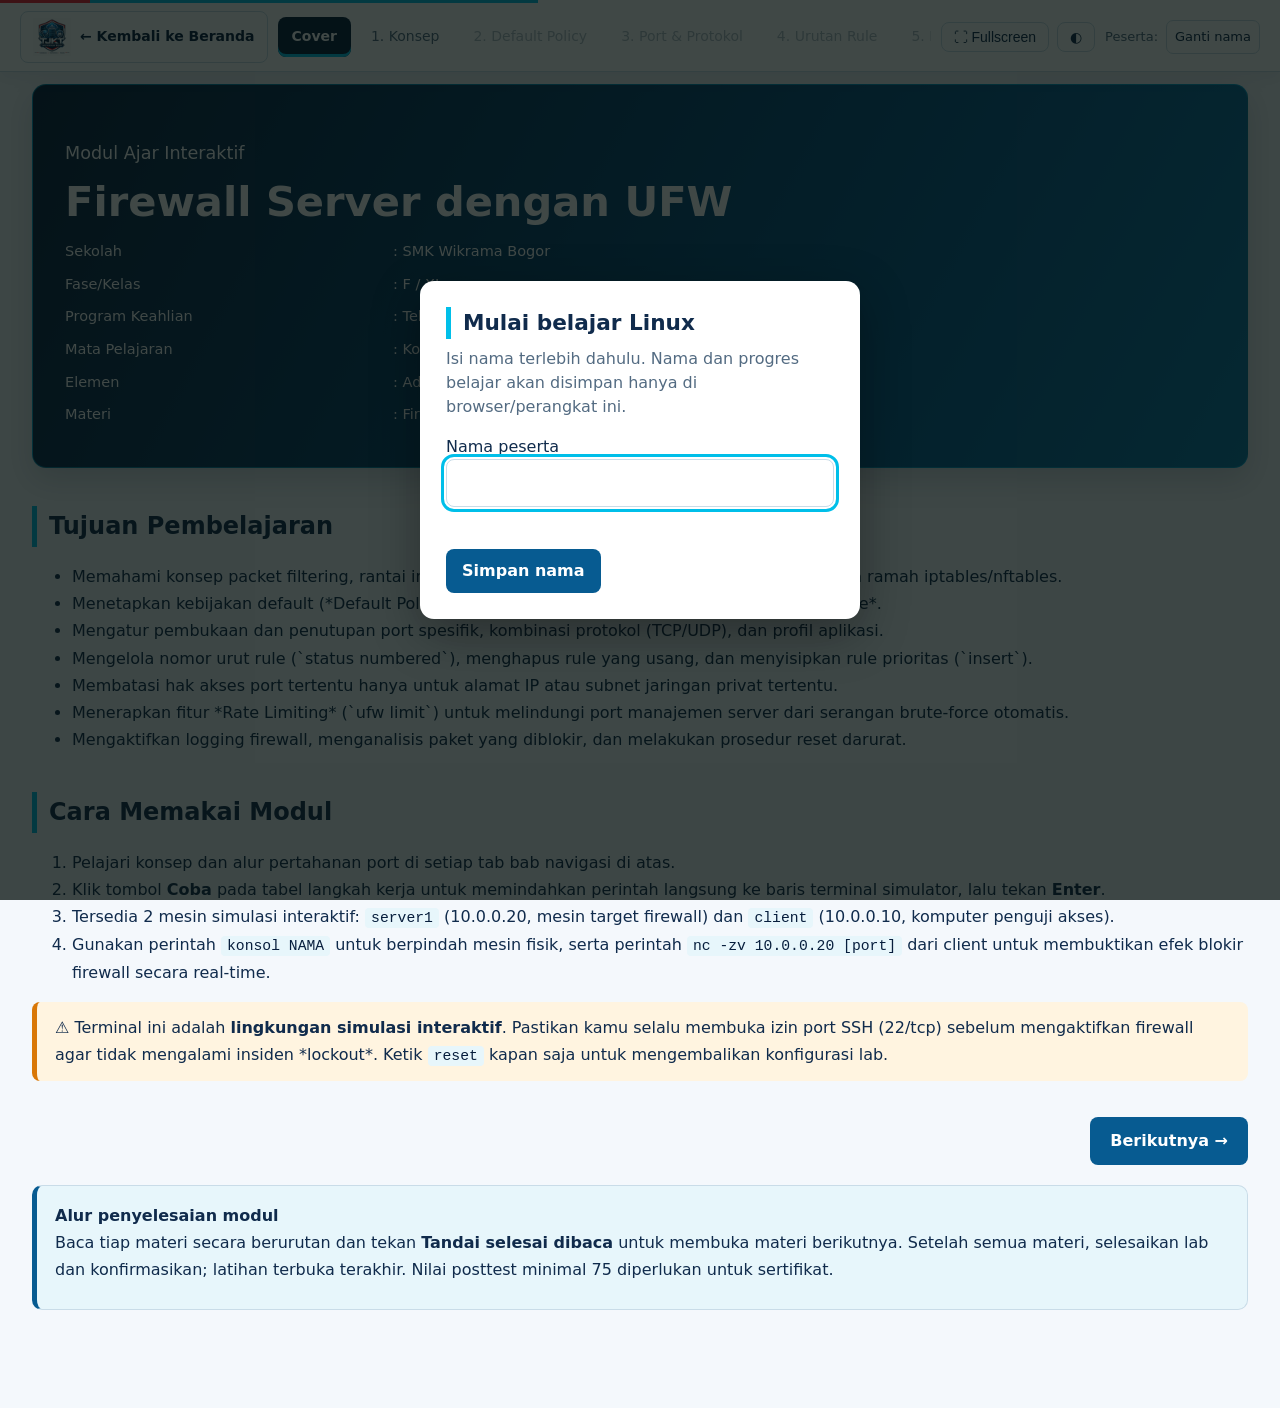
<file: ufw.html>
<!DOCTYPE html>
<html lang="id">
<head>
<meta charset="utf-8">
<meta name="viewport" content="width=device-width, initial-scale=1, viewport-fit=cover">
<title>Modul Firewall Server (UFW) - SMK Wikrama Bogor</title>
<style>
:root{
  --bg:#f2f6f4;--fg:#14261f;--card:#fff;--pri:#0f766e;--acc:#dff3ef;--bd:#cfdcd6;
  --mut:#4f645b;--warn:#fff4e0;--wb:#d97706;--hd:#fff;
  box-sizing:border-box;
  padding-top:env(safe-area-inset-top,0px);
  padding-bottom:env(safe-area-inset-bottom,0px);
}
@media (prefers-color-scheme:dark){
  :root:not([data-theme="light"]){
    --bg:#0d1714;--fg:#e4efe9;--card:#15231f;--pri:#4fd1b8;--acc:#16342e;--bd:#294039;
    --mut:#9db5ab;--warn:#34260f;--wb:#f59e0b;--hd:#122019;
  }
}
:root[data-theme="dark"]{
  --bg:#0d1714;--fg:#e4efe9;--card:#15231f;--pri:#4fd1b8;--acc:#16342e;--bd:#294039;
  --mut:#9db5ab;--warn:#34260f;--wb:#f59e0b;--hd:#122019;
}
html,body{
  height:100%;
  margin:0;
  padding:0;
}
html{scroll-padding-top:calc(env(safe-area-inset-top,0px) + 64px)}
*{box-sizing:border-box}
body{
  background:var(--bg);
  color:var(--fg);
  font:16px/1.7 "Segoe UI",system-ui,-apple-system,sans-serif;
  display:flex;
  flex-direction:column;
  min-height:100vh;
}
body::before{
  content:"";position:fixed;inset:0 0 auto;
  height:env(safe-area-inset-top,0px);
  background:var(--hd);z-index:1001;
}

/* Header bar fixed freeze */
header{
  position:fixed;
  top:env(safe-area-inset-top,0px);
  left:0;
  right:0;
  z-index:1000;
  background:var(--hd);
  border-bottom:1px solid var(--bd);
  width:100%;
  box-shadow:0 2px 8px rgba(0,0,0,0.08);
}
#bar{height:3px;background:var(--pri);width:0;transition:width .3s}
.hw{display:flex;align-items:center;gap:10px;padding:8px 20px;max-width:100%;width:100%}
nav{display:flex;gap:6px;overflow-x:auto;flex:1;min-width:0;scrollbar-width:none}
nav::-webkit-scrollbar{display:none}
nav button{
  white-space:nowrap;border:0;background:none;color:var(--mut);
  padding:8px 14px;border-radius:8px;cursor:pointer;font:inherit;font-size:14px;
  transition:all 0.15s ease;
}
nav button:hover{background:var(--acc);color:var(--fg)}
nav button.on{background:var(--pri);color:var(--hd);font-weight:600}
button:focus-visible,input:focus-visible{outline:2px solid var(--pri);outline-offset:2px}
.actions{display:flex;gap:8px;align-items:center}
.tg{
  border:1px solid var(--bd);background:var(--card);color:var(--fg);
  border-radius:8px;padding:6px 12px;cursor:pointer;font-size:14px;
  display:inline-flex;align-items:center;justify-content:center;
  transition:background .2s;
}
.tg:hover{background:var(--acc)}
.portal-link{text-decoration:none;white-space:nowrap}

main{
  width:100%;
  max-width:100%;
  flex:1;
  margin:0 auto;
  padding:84px 32px 80px;
}
@media(max-width:768px){
  main{padding:74px 14px 60px}
  .hw{padding:6px 10px}
}

/* Tab control */
.tab{display:none}
.tab.active{display:block}

h1{font-size:2.2rem;line-height:1.2;margin:.2em 0}
h2{font-size:1.5rem;margin:1.6em 0 .4em;border-left:5px solid var(--pri);padding-left:12px}
h3{font-size:1.15rem;margin:1.3em 0 .3em;color:var(--pri)}
p,li{max-width:100%}

.cover{
  background:linear-gradient(135deg,var(--pri),#0b3b36);
  color:#fff;border-radius:14px;padding:36px 32px;margin-bottom:24px;
  box-shadow:0 4px 14px rgba(0,0,0,0.08);
}
.cover h1{font-size:2.6rem}
.cover table,.cover td,.cover tr:nth-child(even) td{
  border:0;background:none;color:#fff;padding:4px 14px 4px 0;
}
.co{
  border-left:5px solid var(--pri);background:var(--acc);padding:12px 18px;
  border-radius:8px;margin:16px 0;
}
.co.w{border-color:var(--wb);background:var(--warn)}
.tw{overflow-x:auto;margin:14px 0;border-radius:10px;border:1px solid var(--bd)}
table{border-collapse:collapse;width:100%;font-size:14.5px;background:var(--card)}
th{background:var(--pri);color:var(--hd);text-align:left;padding:10px 14px;font-weight:600}
td{padding:9px 14px;border:1px solid var(--bd);vertical-align:top}
tr:nth-child(even) td{background:var(--acc)}
code{
  font-family:ui-monospace,Consolas,monospace;font-size:.92em;
  background:var(--acc);padding:2px 6px;border-radius:4px;word-break:break-word;
}
.try{
  margin-left:8px;border:0;border-radius:6px;background:var(--pri);
  color:var(--hd);padding:4px 12px;font-size:12px;cursor:pointer;
  transition:opacity .15s;
}
.try:hover{opacity:0.85}
.nv{display:flex;justify-content:space-between;margin-top:36px;gap:12px}
.nv button,.btn{
  background:var(--pri);color:var(--hd);border:0;border-radius:8px;
  padding:10px 20px;cursor:pointer;font:inherit;font-weight:600;
  transition:filter .15s;
}
.nv button:hover,.btn:hover{filter:brightness(1.1)}
svg text{fill:currentColor;font:13px sans-serif}

/* Terminal simulator styles */
#tbox{margin:20px 0 10px;width:100%}
#where{
  font-size:13.5px;color:var(--mut);display:flex;
  justify-content:space-between;align-items:center;margin-bottom:8px;
  background:var(--card);padding:8px 14px;border:1px solid var(--bd);border-radius:8px;
}
#where button{
  border:1px solid var(--bd);background:var(--card);color:var(--fg);
  border-radius:6px;padding:4px 12px;cursor:pointer;font-size:12px;
}
#where button:hover{background:var(--acc)}
#term{
  background:#0c0c0c;color:#e6e6e6;border-radius:10px;padding:16px;
  height:440px;overflow-y:auto;font:14px/1.48 ui-monospace,Consolas,monospace;
  white-space:pre-wrap;word-break:break-word;cursor:text;
  box-shadow:inset 0 2px 6px rgba(0,0,0,0.6);
  border:1px solid #232323;
}
#term .g{color:#5fd75f;font-weight:700}
#term .b{color:#6aa5ff;font-weight:700}
#term .y{color:#f59e0b;font-weight:700}
#term .d{color:#8a8a8a}
#ln{display:flex}
#ps{white-space:pre}
#in{flex:1;min-width:40px;background:transparent;border:0;color:#fff;font:inherit;outline:none;padding:0;caret-color:#fff}

/* Lab 2-column layout */
.lab{
  display:grid;
  grid-template-columns:1fr 340px;
  gap:20px;
  align-items:start;
  margin-top:10px;
}
.lab #term{height:540px}
@media(max-width:992px){
  .lab{grid-template-columns:1fr}
  .lab #term{height:440px}
}
.ms{list-style:none;padding:0;margin:0}
.ms li{
  padding:12px 14px;border:1px solid var(--bd);border-radius:8px;
  margin-bottom:8px;background:var(--card);font-size:14px;
}
.ms li.ok{background:var(--acc);border-color:var(--pri)}
.ms li.ok b::after{content:" ✔ Selesai";color:var(--pri)}
.ms details{color:var(--mut);font-size:13px;margin-top:4px}

.card{
  background:var(--card);border:1px solid var(--bd);border-radius:10px;
  padding:18px 22px;margin:16px 0;
}
.q button{
  display:block;width:100%;text-align:left;margin:6px 0;
  padding:10px 14px;border:1px solid var(--bd);border-radius:8px;
  background:var(--card);color:var(--fg);cursor:pointer;font:inherit;
  transition:background .15s;
}
.q button:hover{background:var(--acc)}
.q button.r{background:var(--acc);border-color:var(--pri);font-weight:600}
.q button.x{background:var(--warn);border-color:var(--wb)}
@media print{
  header,.nv,#tbox,.try,.actions{display:none}
  .tab{display:block!important}
  body::before{display:none}
}
</style>
</head>
<body>
<header>
  <div id="bar"></div>
  <div class="hw">
    <a class="tg portal-link" href="index.html">← Kembali ke Beranda</a>
    <nav id="nav"></nav>
    <div class="actions">
      <button class="tg" id="btnFs" title="Toggle Layar Penuh">⛶ Fullscreen</button>
      <button class="tg" id="tg" aria-label="Ganti tema">◐</button>
    </div>
  </div>
</header>
<main>

<section class="tab active" data-title="Cover">
<div class="cover">
  <p style="font-size:1.1rem;margin-bottom:4px">Modul Ajar Interaktif</p>
  <h1>Firewall Server dengan UFW</h1>
  <table>
    <tr><td>Sekolah</td><td>: SMK Wikrama Bogor</td></tr>
    <tr><td>Fase/Kelas</td><td>: F / XI</td></tr>
    <tr><td>Program Keahlian</td><td>: Teknik Jaringan Komputer dan Telekomunikasi</td></tr>
    <tr><td>Mata Pelajaran</td><td>: Konsentrasi Keahlian TKJ</td></tr>
    <tr><td>Elemen</td><td>: Administrasi Sistem Jaringan</td></tr>
    <tr><td>Materi</td><td>: Firewall Server (UFW)</td></tr>
  </table>
</div>
<h2>Tujuan Pembelajaran</h2>
<ul>
  <li>Memahami konsep packet filtering, rantai inbound/outbound, serta peran UFW sebagai antarmuka ramah iptables/nftables.</li>
  <li>Menetapkan kebijakan default (*Default Policy*) firewall berbasis filosofi keamanan *Least Privilege*.</li>
  <li>Mengatur pembukaan dan penutupan port spesifik, kombinasi protokol (TCP/UDP), dan profil aplikasi.</li>
  <li>Mengelola nomor urut rule (`status numbered`), menghapus rule yang usang, dan menyisipkan rule prioritas (`insert`).</li>
  <li>Membatasi hak akses port tertentu hanya untuk alamat IP atau subnet jaringan privat tertentu.</li>
  <li>Menerapkan fitur *Rate Limiting* (`ufw limit`) untuk melindungi port manajemen server dari serangan brute-force otomatis.</li>
  <li>Mengaktifkan logging firewall, menganalisis paket yang diblokir, dan melakukan prosedur reset darurat.</li>
</ul>
<h2>Cara Memakai Modul</h2>
<ol>
  <li>Pelajari konsep dan alur pertahanan port di setiap tab bab navigasi di atas.</li>
  <li>Klik tombol <b>Coba</b> pada tabel langkah kerja untuk memindahkan perintah langsung ke baris terminal simulator, lalu tekan <b>Enter</b>.</li>
  <li>Tersedia 2 mesin simulasi interaktif: <code>server1</code> (10.0.0.20, mesin target firewall) dan <code>client</code> (10.0.0.10, komputer penguji akses).</li>
  <li>Gunakan perintah <code>konsol NAMA</code> untuk berpindah mesin fisik, serta perintah <code>nc -zv 10.0.0.20 [port]</code> dari client untuk membuktikan efek blokir firewall secara real-time.</li>
</ol>
<div class="co w">⚠️ Terminal ini adalah <b>lingkungan simulasi interaktif</b>. Pastikan kamu selalu membuka izin port SSH (22/tcp) sebelum mengaktifkan firewall agar tidak mengalami insiden *lockout*. Ketik <code>reset</code> kapan saja untuk mengembalikan konfigurasi lab.</div>
</section>

<section class="tab" data-title="1. Konsep">
<h1>Bab 1. Konsep Dasar Firewall &amp; UFW</h1>
<div class="co">🎯 <b>Tujuan:</b> Memahami mekanisme packet filtering, perbedaan arah lalu lintas (Inbound vs Outbound), serta posisi UFW di atas kernel netfilter Linux.</div>
<h2>Apa itu Firewall dan UFW?</h2>
<p><b>Firewall</b> adalah sistem keamanan jaringan yang mengawasi dan menyaring lalu lintas data masuk (*inbound*) dan keluar (*outbound*) berdasarkan seperangkat aturan yang telah ditentukan. Di sistem operasi Linux Debian, penyaringan paket sebenarnya dilakukan di tingkat kernel oleh subsistem <b>Netfilter / iptables / nftables</b>.</p>
<p><b>UFW (Uncomplicated Firewall)</b> hadir sebagai program baris perintah (CLI) yang membungkus sintaks rumit iptables menjadi instruksi yang sangat mudah dipahami oleh administrator sistem.</p>
<svg viewBox="0 0 680 110" width="100%" height="95" role="img" aria-label="Alur UFW Packet Filtering">
  <rect x="10" y="25" width="140" height="60" rx="8" fill="none" stroke="currentColor"/>
  <text x="25" y="60">Paket Luar (Internet)</text>
  <rect x="250" y="20" width="180" height="70" rx="8" fill="none" stroke="currentColor" stroke-width="2"/>
  <text x="270" y="50">UFW Packet Filter</text>
  <text x="285" y="70" font-size="11">(Aturan Port &amp; IP)</text>
  <rect x="520" y="25" width="150" height="60" rx="8" fill="none" stroke="currentColor"/>
  <text x="535" y="60">Layanan Server (Linux)</text>
  <line x1="150" y1="55" x2="250" y2="55" stroke="currentColor" stroke-width="2"/>
  <line x1="430" y1="45" x2="520" y2="45" stroke="currentColor" stroke-width="2"/>
  <text x="445" y="38" font-size="11">ALLOW</text>
  <line x1="340" y1="90" x2="340" y2="105" stroke="currentColor" stroke-width="2"/>
  <text x="355" y="105" font-size="11">DENY (DROP)</text>
</svg>
<h2>Perbandingan: UFW vs iptables Murni</h2>
<div class="tw">
  <table>
    <tr><th>Tindakan / Fitur</th><th>Sintaks UFW (User-Friendly)</th><th>Sintaks iptables Tradisional</th></tr>
    <tr><td>Buka Port Web 80 TCP</td><td><code>sudo ufw allow 80/tcp</code></td><td><code>sudo iptables -A INPUT -p tcp --dport 80 -j ACCEPT</code></td></tr>
    <tr><td>Batasi Akses dari Subnet IP</td><td><code>sudo ufw allow from 10.0.0.0/24 to any port 22</code></td><td><code>sudo iptables -A INPUT -p tcp -s 10.0.0.0/24 --dport 22 -j ACCEPT</code></td></tr>
    <tr><td>Lihat Status &amp; Nomor Urut</td><td><code>sudo ufw status numbered</code></td><td><code>sudo iptables -L INPUT -v -n --line-numbers</code></td></tr>
  </table>
</div>
<h2>Arah Lalu Lintas: Inbound vs Outbound</h2>
<ul>
  <li><b>Incoming (Inbound):</b> Paket data yang datang dari luar menuju ke server kita (contoh: pengunjung mengakses web, admin login SSH). Ini adalah arah utama yang wajib dijaga ketat.</li>
  <li><b>Outgoing (Outbound):</b> Paket data yang berasal dari server menuju ke luar internet (contoh: server melakukan `apt update` atau mengunduh paket). Secara umum dibiarkan terbuka (*allow*).</li>
</ul>
<h3>Ringkasan</h3>
<p>UFW menyederhanakan konfigurasi iptables tanpa mengurangi keandalan keamanan kernel Linux. <b>Latihan:</b> Mengapa aturan firewall default di server produksi harus memblokir semua paket masuk (*deny incoming*)?</p>
</section>

<section class="tab" data-title="2. Default Policy">
<h1>Bab 2. Status &amp; Kebijakan Default (Default Policy)</h1>
<div class="co">🎯 <b>Tujuan:</b> Menginstal UFW, memahami status daemon, dan menetapkan fondasi keamanan paling aman: *Deny Incoming* dan *Allow Outgoing*.</div>
<h2>Filosofi Keamanan: Least Privilege</h2>
<p>Prinsip pertahanan terbaik menyatakan bahwa <b>seluruh pintu port harus tertutup secara default</b>, kecuali port yang secara eksplisit diizinkan untuk operasional layanan server.</p>
<div class="tw">
  <table>
    <tr><th>Kebijakan Default</th><th>Perintah UFW</th><th>Dampak Keamanan</th></tr>
    <tr><td>Tolak Semua Akses Masuk</td><td><code>sudo ufw default deny incoming</code></td><td>Semua paket luar yang mengetuk port server langsung ditolak tanpa kecuali (*stealth mode*).</td></tr>
    <tr><td>Izinkan Semua Akses Keluar</td><td><code>sudo ufw default allow outgoing</code></td><td>Server bebas mengunduh update sistem, sinkronisasi waktu NTP, dan resolve DNS luar.</td></tr>
  </table>
</div>
<h2>Menghindari Bencana "Lockout"</h2>
<div class="co w">⚠️ <b>BAHAYA LOCKOUT:</b> Jangan pernah menjalankan perintah <code>sudo ufw enable</code> jika kamu sedang mengelola server dari jarak jauh lewat SSH sebelum kamu membuka port SSH (`ufw allow 22/tcp`)! Jika lupa, koneksi SSH akan langsung putus dan kamu tidak bisa masuk kembali.</div>
<h2>Langkah Kerja</h2>
<div data-st="b2"></div>
<h2>Praktik di Terminal</h2><div class="tslot"></div>
<h3>Ringkasan</h3>
<p>Alur standar: Pasang paket ➔ Set default deny incoming ➔ Izinkan port remote (SSH) ➔ Aktifkan firewall.</p>
</section>

<section class="tab" data-title="3. Port & Protokol">
<h1>Bab 3. Mengatur Port &amp; Protokol (Allow &amp; Deny)</h1>
<div class="co">🎯 <b>Tujuan:</b> Membuka dan menutup port berbasis nomor angka, protokol transport (TCP/UDP), rentang port (*range*), dan profil aplikasi.</div>
<h2>Spesifikasi Protokol: TCP vs UDP</h2>
<p>Layanan server berjalan di protokol transport yang berbeda. Misalnya, web HTTP dan SSH menggunakan protokol andal terurut <b>TCP</b>, sedangkan layanan kueri DNS memakai protokol cepat tanpa jabat tangan <b>UDP</b>.</p>
<div class="tw">
  <table>
    <tr><th>Tujuan Aturan</th><th>Sintaks Perintah</th><th>Keterangan</th></tr>
    <tr><td>Buka Port Web HTTP Saja</td><td><code>sudo ufw allow 80/tcp</code></td><td>Hanya membuka port 80 pada layer protokol TCP. Protokol UDP port 80 tetap tertutup.</td></tr>
    <tr><td>Buka Port Aman HTTPS</td><td><code>sudo ufw allow 443/tcp</code></td><td>Membuka enkripsi SSL/TLS web server.</td></tr>
    <tr><td>Buka Rentang Port (Range)</td><td><code>sudo ufw allow 6000:6005/tcp</code></td><td>Membuka 6 port berurutan sekaligus (6000 sampai 6005).</td></tr>
    <tr><td>Tolak Port Tertentu secara Eksplisit</td><td><code>sudo ufw deny 23/tcp</code></td><td>Menolak tegas koneksi Telnet yang tidak aman.</td></tr>
    <tr><td>Gunakan Nama Profil Layanan</td><td><code>sudo ufw allow 'Nginx Full'</code></td><td>Membuka port 80 dan 443 sekaligus via profil bawaan aplikasi.</td></tr>
  </table>
</div>
<h2>Langkah Kerja</h2>
<div data-st="b3"></div>
<h2>Praktik di Terminal</h2><div class="tslot"></div>
</section>

<section class="tab" data-title="4. Urutan Rule">
<h1>Bab 4. Nomor Urut Rule &amp; Manajemen Aturan</h1>
<div class="co">🎯 <b>Tujuan:</b> Membaca status bernomor urut (`status numbered`), menghapus rule yang tidak terpakai, dan menyisipkan rule prioritas (*insert*).</div>
<h2>Bagaimana UFW Memproses Aturan?</h2>
<p>Firewall mengevaluasi paket data yang masuk <b>dari baris paling atas ke baris paling bawah</b> (*Top-to-Bottom Evaluation*). Begitu ada satu aturan yang cocok (*match*), tindakan langsung dieksekusi dan aturan di baris bawahnya diabaikan.</p>
<div class="tw">
  <table>
    <tr><th>Perintah Perawatan</th><th>Fungsi Kerja</th></tr>
    <tr><td><code>sudo ufw status</code></td><td>Melihat daftar aturan aktif secara ringkas.</td></tr>
    <tr><td><code>sudo ufw status numbered</code></td><td>Menampilkan nomor indeks pada tiap baris aturan untuk mempermudah penghapusan.</td></tr>
    <tr><td><code>sudo ufw delete [nomor]</code></td><td>Menghapus aturan berdasarkan nomor baris indeksnya.</td></tr>
    <tr><td><code>sudo ufw insert 1 allow ...</code></td><td>Menyisipkan aturan baru tepat di baris pertama agar dievaluasi dengan prioritas tertinggi.</td></tr>
  </table>
</div>
<h2>Langkah Kerja</h2>
<div data-st="b4"></div>
<h2>Praktik di Terminal</h2><div class="tslot"></div>
</section>

<section class="tab" data-title="5. Filter IP">
<h1>Bab 5. Filter Berdasarkan IP &amp; Subnet Spesifik</h1>
<div class="co">🎯 <b>Tujuan:</b> Mengisolasi layanan sensitif (seperti database MariaDB atau port manajemen SSH) agar hanya dapat diakses oleh komputer admin atau server aplikasi.</div>
<h2>Mengapa Membuka Port untuk Semua Orang Itu Berbahaya?</h2>
<p>Layanan seperti database MariaDB (port 3306) atau Redis (port 6379) tidak boleh dibuka untuk internet publik (`Anywhere`). Siapa pun dapat mencoba membobol kredensial login. Port database hanya boleh menerima koneksi dari server web backend.</p>
<div class="tw">
  <table>
    <tr><th>Skenario Kebutuhan</th><th>Sintaks Perintah UFW</th></tr>
    <tr><td>Hanya 1 Komputer Tertentu yang Boleh SSH</td><td><code>sudo ufw allow from 10.0.0.10 to any port 22 proto tcp</code></td></tr>
    <tr><td>Satu Blok Subnet LAN Kantor yang Boleh Akses DB</td><td><code>sudo ufw allow from 10.0.0.0/24 to any port 3306 proto tcp</code></td></tr>
    <tr><td>Blokir Total IP Penyerang Tertentu</td><td><code>sudo ufw deny from 192.168.1.99</code></td></tr>
  </table>
</div>
<h2>Langkah Kerja</h2>
<div data-st="b5"></div>
<h2>Praktik di Terminal</h2><div class="tslot"></div>
</section>

<section class="tab" data-title="6. Rate Limiting">
<h1>Bab 6. Rate Limiting (Proteksi Brute-Force)</h1>
<div class="co">🎯 <b>Tujuan:</b> Menangkal serangan otomatis tebak password pada port login menggunakan fitur bawaan `ufw limit`.</div>
<h2>Cara Kerja `ufw limit`</h2>
<p>Fitur <code>limit</code> pada UFW dirancang khusus untuk membatasi frekuensi percobaan koneksi baru. Secara default pada port TCP:</p>
<ul>
  <li>Jika sebuah alamat IP mencoba melakukan koneksi baru sebanyak <b>6 kali atau lebih dalam kurun waktu 30 detik</b>, UFW akan langsung memblokir sementara koneksi dari IP tersebut.</li>
  <li>Fitur ini sangat efektif untuk port manajemen jarak jauh seperti <b>SSH (port 22)</b> guna meredam skrip *botnet brute-force* tanpa perlu menginstal aplikasi pihak ketiga.</li>
</ul>
<div class="tw">
  <table>
    <tr><th>Perintah Proteksi</th><th>Perbedaan dengan Allow Biasa</th></tr>
    <tr><td><code>sudo ufw allow 22/tcp</code></td><td>Menerima semua koneksi tanpa batas frekuensi, rentan terhadap serangan beruntun ribuan tebakan password per detik.</td></tr>
    <tr><td><code>sudo ufw limit 22/tcp</code></td><td>Mengizinkan koneksi normal, namun langsung membekukan akses jika IP pengirim mencoba login berulang kali secara agresif.</td></tr>
  </table>
</div>
<h2>Langkah Kerja</h2>
<div data-st="b6"></div>
<h2>Praktik di Terminal</h2><div class="tslot"></div>
</section>

<section class="tab" data-title="7. Log & Analisis">
<h1>Bab 7. Logging, Analisis Galat &amp; Reset</h1>
<div class="co">🎯 <b>Tujuan:</b> Memeriksa berkas log firewall di `/var/log/ufw.log`, mengenali parameter paket blokir, dan melakukan prosedur reset darurat.</div>
<h2>Struktur Berkas Log UFW</h2>
<p>Ketika logging diaktifkan (`sudo ufw logging on`), setiap paket yang ditolak atau diizinkan akan dicatat ke berkas <code>/var/log/ufw.log</code> (atau di journal kernel `dmesg`).</p>
<div class="tw">
  <table>
    <tr><th>Parameter Log</th><th>Arti Teknis</th><th>Contoh di Log</th></tr>
    <tr><td><code>SRC</code></td><td>Source IP: Alamat IP asal pengirim paket.</td><td><code>SRC=10.0.0.10</code></td></tr>
    <tr><td><code>DST</code></td><td>Destination IP: Alamat IP tujuan (server kita).</td><td><code>DST=10.0.0.20</code></td></tr>
    <tr><td><code>PROTO</code></td><td>Protokol jaringan yang digunakan.</td><td><code>PROTO=TCP</code></td></tr>
    <tr><td><code>DPT</code></td><td>Destination Port: Nomor port yang sedang dituju/diketuk.</td><td><code>DPT=3306</code></td></tr>
    <tr><td><code>[UFW BLOCK]</code></td><td>Status tindakan bahwa paket tersebut resmi ditolak firewall.</td><td><code>[UFW BLOCK] IN=eth0 OUT=...</code></td></tr>
  </table>
</div>
<h2>Prosedur Reset Total</h2>
<p>Jika kamu melakukan kesalahan konfigurasi fatal atau terkunci dari aturan yang bertabrakan, gunakan perintah <code>sudo ufw reset</code> untuk mengembalikan seluruh konfigurasi firewall ke kondisi kosong awal (*factory default*).</p>
<h2>Langkah Kerja</h2>
<div data-st="b7"></div>
<h2>Praktik di Terminal</h2><div class="tslot"></div>
</section>

<section class="tab" data-title="Lab Terminal">
<h1>Lab Terminal UFW Interaktif</h1>
<p>Selesaikan 6 misi praktikum administrasi firewall server di bawah ini. Uji setiap aturan port menggunakan utilitas <code>nc</code> (netcat) atau <code>curl</code> langsung dari konsol client. Password sudo: <code>siswa123</code>.</p>
<div class="lab">
  <div class="tslot"></div>
  <div>
    <h3 style="margin-top:0">Daftar Misi Mandiri</h3>
    <ul class="ms" id="ms"></ul>
  </div>
</div>
</section>

<section class="tab" data-title="Latihan">
<h1>Latihan Soal &amp; Rangkuman</h1>
<div id="quiz"></div>
<h2>Rangkuman Inti</h2>
<ul>
  <li>UFW adalah antarmuka manajemen firewall berbasis iptables/nftables yang ramah pengguna di Linux Debian.</li>
  <li>Kebijakan dasar paling aman: <code>ufw default deny incoming</code> dan <code>ufw default allow outgoing</code>.</li>
  <li>Wajib membuka port remote SSH (22/tcp) sebelum mengaktifkan firewall via <code>ufw enable</code> guna mencegah *lockout*.</li>
  <li>Aturan UFW dievaluasi dari atas ke bawah (*Top-to-Bottom*). Perintah <code>insert 1</code> digunakan untuk menaruh aturan prioritas utama.</li>
  <li>Port sensitif (seperti database 3306) wajib dibatasi hanya untuk IP atau subnet tertentu via sintaks <code>from IP to any port PORT</code>.</li>
  <li>Fitur <code>ufw limit</code> memblokir IP yang melakukan 6 kali percobaan koneksi atau lebih dalam 30 detik untuk meredam serangan brute-force.</li>
</ul>
</section>

<div id="tbox">
  <div id="where">
    <span></span>
    <button id="rs" title="Kembalikan terminal ke kondisi semula">⟲ Reset Lab</button>
  </div>
  <div id="term">
    <div id="log"></div>
    <div id="ln">
      <span id="ps"></span>
      <input id="in" autocomplete="off" autocapitalize="off" autocorrect="off" spellcheck="false" aria-label="Terminal Input">
    </div>
  </div>
</div>
</main>

<script src="local-progress.js"></script>
<script>
const ST = {
  b2: [
    ['Masuk ke server1', [['konsol server1', 'Berpindah ke konsol server1 (10.0.0.20).']]],
    ['Perbarui repositori & pasang UFW', [['sudo apt update', 'Memperbarui indeks paket Debian 12.'], ['sudo apt install -y ufw', 'Mengunduh dan memasang paket UFW.']]],
    ['Atur Kebijakan Default (Default Policy)', [['sudo ufw default deny incoming', 'Menolak seluruh paket masuk yang tidak terdaftar.'], ['sudo ufw default allow outgoing', 'Membiarkan koneksi keluar dari server tetap bebas.']]],
    ['Cegah Lockout: Buka port SSH dahulu', [['sudo ufw allow 22/tcp', 'Membuka akses port SSH sebelum firewall dinyalakan agar koneksi remote tidak terputus.']]],
    ['Aktifkan Firewall UFW', [['sudo ufw enable', 'Menyalakan firewall. Ketik y saat muncul konfirmasi keamanan.'], ['sudo ufw status', 'Memverifikasi status UFW aktif dan port 22 terbuka.']]]
  ],
  b3: [
    ['Pindah ke server1', [['konsol server1', 'Pengaturan port dilakukan di server1.']]],
    ['Buka port web HTTP dan HTTPS', [['sudo ufw allow 80/tcp', 'Membuka port 80 untuk layanan web HTTP biasa.'], ['sudo ufw allow 443/tcp', 'Membuka port 443 untuk enkripsi HTTPS.']]],
    ['Buka rentang port aplikasi (Port Range)', [['sudo ufw allow 8000:8005/tcp', 'Membuka port 8000 sampai 8005 sekaligus untuk backend microservices.']]],
    ['Tutup tegas port yang tidak aman', [['sudo ufw deny 23/tcp', 'Membuat aturan penolakan tegas (DENY) untuk port Telnet 23.']]],
    ['Uji koneksi port dari mesin Client', [['konsol client', 'Pindah ke client.'], ['nc -zv 10.0.0.20 80', 'Menguji port 80: Status connection succeeded!'], ['nc -zv 10.0.0.20 3306', 'Menguji port 3306 (database): Status connection timed out karena belum diizinkan.']]]
  ],
  b4: [
    ['Pindah ke server1', [['konsol server1', 'Manajemen urutan dilakukan di server1.']]],
    ['Lihat aturan dengan nomor indeks', [['sudo ufw status numbered', 'Menampilkan nomor baris di depan setiap aturan rule UFW.']]],
    ['Sisipkan aturan prioritas di baris teratas', [['sudo ufw insert 1 allow 8080/tcp', 'Menyisipkan aturan port 8080 tepat di baris nomor 1 agar dievaluasi paling awal.']]],
    ['Periksa perubahan urutan nomor', [['sudo ufw status numbered', 'Perhatikan aturan port 8080 sekarang berada di urutan [ 1 ].']]],
    ['Hapus aturan yang salah atau tidak terpakai', [['sudo ufw delete 1', 'Menghapus aturan nomor 1 yang baru saja ditambahkan. Jawab y saat konfirmasi.']]]
  ],
  b5: [
    ['Pindah ke server1', [['konsol server1', 'Filter IP diterapkan di server1.']]],
    ['Izinkan port database HANYA dari IP Client', [['sudo ufw allow from 10.0.0.10 to any port 3306 proto tcp', 'Membuka port 3306 khusus untuk IP client (10.0.0.10). IP selain ini akan diblokir.']]],
    ['Buka subnet LAN untuk port SSH', [['sudo ufw allow from 10.0.0.0/24 to any port 22 proto tcp', 'Mengizinkan seluruh komputer di subnet 10.0.0.0/24 untuk mengakses SSH.']]],
    ['Uji akses database dari Client', [['konsol client', 'Pindah ke client (10.0.0.10).'], ['nc -zv 10.0.0.20 3306', 'Sekarang port 3306 berhasil terhubung (succeeded) karena IP client terdaftar!']]]
  ],
  b6: [
    ['Pindah ke server1', [['konsol server1', 'Penerapan rate limit dilakukan di server1.']]],
    ['Aktifkan pembatasan frekuensi (Rate Limiting)', [['sudo ufw limit 22/tcp', 'Menerapkan limit pada port 22. Jika terjadi >= 6 koneksi dalam 30 detik, IP pengirim diblokir sementara.']]],
    ['Periksa status limit di daftar rule', [['sudo ufw status', 'Perhatikan keterangan aksi untuk port 22 berubah menjadi LIMIT.']]],
    ['Uji login normal dari Client', [['konsol client', 'Pindah ke client.'], ['nc -zv 10.0.0.20 22', 'Koneksi tetap berjalan lancar untuk pemakaian normal.']]]
  ],
  b7: [
    ['Pindah ke server1', [['konsol server1', 'Audit log dilakukan di server1.']]],
    ['Aktifkan logging UFW', [['sudo ufw logging on', 'Menyalakan pencatatan log paket firewall.']]],
    ['Buat penolakan paket dari Client', [['konsol client', 'Pindah ke client.'], ['nc -zv 10.0.0.20 9999', 'Mencoba mengakses port liar 9999 yang tidak diizinkan.']]],
    ['Periksa rekaman blokir di berkas log', [['konsol server1', 'Kembali ke server1.'], ['sudo tail -n 10 /var/log/ufw.log', 'Melihat baris [UFW BLOCK] yang mencatat penolakan paket dari client!']]],
    ['Simulasi reset darurat jika salah konfigurasi', [['sudo ufw reset', 'Mengosongkan seluruh aturan firewall. Jawab y saat konfirmasi.'], ['sudo ufw status', 'Status UFW kembali menjadi inactive.']]]
  ]
};

const tabs = Array.from(document.querySelectorAll('.tab'));
const nav = document.getElementById('nav');
const TB = document.getElementById('tbox');

function show(i) {
  if (!window.ASJ.canOpenTab(i)) { window.ASJ.notifyLocked(i); return; }
  tabs.forEach((t, k) => {
    if (k === i) t.classList.add('active');
    else t.classList.remove('active');
  });

  const navBtns = nav.querySelectorAll('button');
  navBtns.forEach((b, k) => {
    b.classList.toggle('on', k === i);
  });

  const bar = document.getElementById('bar');
  if (bar) bar.style.width = (i / (tabs.length - 1) * 100) + '%';

  const currentTab = tabs[i];
  const sl = currentTab.querySelector('.tslot');
  if (sl) {
    sl.appendChild(TB);
    TB.style.display = 'block';
  } else if (currentTab.dataset.title === 'Cover' || currentTab.dataset.title === '1. Konsep' || currentTab.dataset.title === 'Latihan') {
    TB.style.display = 'none';
  } else {
    currentTab.appendChild(TB);
    TB.style.display = 'block';
  }
  window.scrollTo(0, 0);
  window.ASJ.setActiveTab(i);
}

// Inisialisasi tombol navbar
nav.innerHTML = '';
tabs.forEach((t, k) => {
  const b = document.createElement('button');
  b.textContent = t.dataset.title;
  b.onclick = () => show(k);
  nav.appendChild(b);

  const oldNv = t.querySelector('.nv');
  if (oldNv) oldNv.remove();

  const d = document.createElement('div');
  d.className = 'nv';

  const prevBtn = k > 0 ? '<button class="btn-prev">← Sebelumnya</button>' : '<div></div>';
  const nextBtn = k < tabs.length - 1 ? '<button class="btn-next">Berikutnya →</button>' : '<div></div>';

  d.innerHTML = prevBtn + nextBtn;
  if (k > 0) d.querySelector('.btn-prev').onclick = () => show(k - 1);
  if (k < tabs.length - 1) d.querySelector('.btn-next').onclick = () => show(k + 1);
  t.appendChild(d);
});

// Toggle Dark/Light Theme
document.getElementById('tg').onclick = () => {
  const r = document.documentElement;
  const isDark = r.dataset.theme ? r.dataset.theme === 'dark' : matchMedia('(prefers-color-scheme:dark)').matches;
  r.dataset.theme = isDark ? 'light' : 'dark';
};

// Fullscreen API toggle
const btnFs = document.getElementById('btnFs');
btnFs.onclick = () => {
  if (!document.fullscreenElement) {
    document.documentElement.requestFullscreen().catch(() => {});
    btnFs.textContent = '✕ Exit Full';
  } else {
    if (document.exitFullscreen) document.exitFullscreen();
    btnFs.textContent = '⛶ Fullscreen';
  }
};
document.addEventListener('fullscreenchange', () => {
  if (!document.fullscreenElement) btnFs.textContent = '⛶ Fullscreen';
});

const $ = s => document.querySelector(s);
const T = $('#term');
const LOG = $('#log');
const LN = $('#ln');
const I = $('#in');
const PS = $('#ps');

document.querySelectorAll('[data-st]').forEach(el => {
  let k = 0;
  const list = ST[el.dataset.st];
  if (!list) return;
  list.forEach(([t, rows, n]) => {
    k++;
    const h = document.createElement('h3');
    h.textContent = 'Langkah ' + k + '. ' + t;
    const w = document.createElement('div');
    w.className = 'tw';
    const tb = document.createElement('table');
    tb.innerHTML = '<tr><th style="width:40%">Perintah</th><th>Fungsi</th></tr>';
    rows.forEach(([c, f]) => {
      const tr = tb.insertRow();
      const a = tr.insertCell();
      const b = tr.insertCell();
      const cd = document.createElement('code');
      cd.textContent = c;
      a.appendChild(cd);
      const bt = document.createElement('button');
      bt.className = 'try';
      bt.textContent = 'Coba';
      bt.onclick = () => {
        I.value = c;
        I.scrollIntoView({ block: 'center', behavior: 'smooth' });
        I.focus();
      };
      a.appendChild(bt);
      b.textContent = f;
    });
    w.appendChild(tb);
    el.append(h, w);
    if (n) {
      const p = document.createElement('p');
      p.className = 'co';
      p.textContent = n;
      el.appendChild(p);
    }
  });
});

const NET = { client: '10.0.0.10', server1: '10.0.0.20' };
const PW = { siswa: 'siswa123', root: 'root123' };
const CMDS = 'help clear reset konsol ls cd pwd cat echo grep tail whoami hostname id date uname ping nc sudo apt ufw ss exit'.split(' ');

let S, stack, D, clk, ec, hist = [], hi = 0, pend = null, busy = 0;

const home = u => u === 'root' ? '/root' : '/home/' + u;
const canWu = (u, p) => u === 'root' || p === '/tmp' || p.startsWith('/tmp/') || p.startsWith('/home/' + u + '/');
const esc = t => t.replace(/[&<>]/g, c => ({ '&': '&amp;', '<': '&lt;', '>': '&gt;' }[c]));
const pad = n => String(n).padStart(2, '0');
const ts = () => { clk++; return 'Oct 19 09:' + pad(Math.floor(clk / 60) % 60) + ':' + pad(clk % 60); };

function ab(s, p) {
  if (p === '~' || p.startsWith('~/')) p = home(s.u) + p.slice(1);
  if (p[0] !== '/') p = s.cwd + '/' + p;
  const o = [];
  p.split('/').forEach(x => {
    if (x === '' || x === '.') return;
    if (x === '..') o.pop();
    else o.push(x);
  });
  return '/' + o.join('/');
}

const kids = (s, P) => {
  const b = P === '/' ? '/' : P + '/';
  return Object.keys(s.fs).filter(k => k !== P && k.startsWith(b) && !k.slice(b.length).includes('/')).map(k => k.split('/').pop()).sort();
};
const mstr = m => [...m].map(c => 'rwx'.split('').map((x, i) => (c >> (2 - i) & 1) ? x : '-').join('')).join('');

function mkhost(h) {
  const fs = {};
  ['/', '/home', '/home/siswa', '/etc', '/var', '/var/log', '/tmp', '/usr', '/root'].forEach(p => {
    fs[p] = { d: 1, m: p === '/tmp' ? '777' : '755', o: p === '/home/siswa' ? 'siswa' : 'root', g: p === '/home/siswa' ? 'siswa' : 'root' };
  });
  fs['/etc/hostname'] = { c: h, m: '644', o: 'root', g: 'root' };
  return {
    name: h, ip: NET[h], u: 'siswa', cwd: '/home/siswa', fs,
    inst: h === 'client' ? 0 : 0,
    pk: h === 'client' ? { nc: 1 } : { nc: 1 },
    ufw: {
      on: 0,
      defIn: 'deny',
      defOut: 'allow',
      rules: [], // Objek: { port, proto, action: 'ALLOW'|'DENY'|'LIMIT', from: 'Anywhere'|IP|Subnet }
      logging: false,
      logs: []
    }
  };
}

function init() {
  S = {
    client: mkhost('client'),
    server1: mkhost('server1')
  };

  clk = 100;
  stack = [{ h: 'client' }];
  D = {};
  LOG.innerHTML = '';
  pend = null;
  busy = 0;

  out('Debian GNU/Linux 12 (bookworm) - Simulasi Firewall UFW Full Page');
  out('Ketik help untuk daftar perintah. Password sudo semua akun: siswa123', 'd');
  rm();
  setPs();
}

const host = () => stack[stack.length - 1].h;

function out(t, c) {
  const d = document.createElement('div');
  if (c) d.className = c;
  d.textContent = t;
  LOG.appendChild(d);
  T.scrollTop = T.scrollHeight;
}
function outH(h) {
  const d = document.createElement('div');
  d.innerHTML = h;
  LOG.appendChild(d);
  T.scrollTop = T.scrollHeight;
}

function pshtml() {
  const s = S[host()], hm = home(s.u), c = s.cwd, p = c === hm ? '~' : c.startsWith(hm + '/') ? '~' + c.slice(hm.length) : c;
  return '<span class="g">' + s.u + '@' + host() + '</span>:<span class="b">' + p + '</span>' + (s.u === 'root' ? '#' : '$') + ' ';
}

function setPs() {
  PS.innerHTML = pshtml();
  $('#where span').textContent = 'Mesin Aktif: ' + host() + ' (' + S[host()].ip + ')';
  LN.style.display = (busy && !pend) ? 'none' : 'flex';
}

function ask(p, hid) {
  return new Promise(res => {
    const L = p.split('\n'), lp = L.pop();
    L.forEach(l => out(l));
    PS.textContent = lp;
    I.type = hid ? 'password' : 'text';
    pend = { res, lp, hid };
    LN.style.display = 'flex';
    I.focus();
  });
}

const M = [
  ['Pasang UFW & Atur Kebijakan Default Deny Incoming',
   'konsol server1 → sudo apt install -y ufw && sudo ufw default deny incoming',
   'Memasang firewall dan menutup seluruh paket masuk secara default.',
   () => {
     const s = S.server1;
     return s.pk.ufw && s.ufw.defIn === 'deny' && s.ufw.defOut === 'allow';
   }],

  ['Buka port SSH (22/tcp) & Aktifkan UFW',
   'sudo ufw allow 22/tcp lalu sudo ufw enable',
   'Mencegah lockout sebelum firewall diaktifkan.',
   () => {
     const u = S.server1.ufw;
     return u.on && u.rules.some(r => r.port === 22 && r.action === 'ALLOW');
   }],

  ['Buka port Web HTTP (80) & HTTPS (443)',
   'sudo ufw allow 80/tcp && sudo ufw allow 443/tcp',
   'Mempersiapkan server untuk melayani akses situs web publik.',
   () => {
     const r = S.server1.ufw.rules;
     return r.some(x => x.port === 80 && x.action === 'ALLOW') && r.some(x => x.port === 443 && x.action === 'ALLOW');
   }],

  ['Batasi port 3306 MariaDB HANYA untuk IP Client',
   'sudo ufw allow from 10.0.0.10 to any port 3306 proto tcp',
   'Mengamankan database agar tidak bisa diakses sembarang komputer.',
   () => {
     const r = S.server1.ufw.rules;
     return r.some(x => x.port === 3306 && x.from === '10.0.0.10' && x.action === 'ALLOW');
   }],

  ['Terapkan Rate Limiting pada port 22',
   'sudo ufw limit 22/tcp',
   'Menangkal serangan brute force otomatis pada akses remote.',
   () => {
     const r = S.server1.ufw.rules;
     return r.some(x => x.port === 22 && x.action === 'LIMIT');
   }],

  ['Uji penetrasi port dari Client',
   'konsol client → nc -zv 10.0.0.20 80 (sukses) dan nc -zv 10.0.0.20 9999 (timeout)',
   'Membuktikan efektivitas firewall dari sudut pandang klien luar.',
   () => {
     return S.client.testedProbe === true;
   }]
];

function rm() {
  const u = $('#ms');
  u.innerHTML = '';
  M.forEach((m, k) => {
    const l = document.createElement('li');
    l.id = 'm' + k;
    l.innerHTML = '<b>Misi ' + (k + 1) + ': ' + m[0] + '</b><details><summary>Petunjuk</summary>' + m[1] + '<br><i>Mengapa: ' + m[2] + '</i></details>';
    u.appendChild(l);
  });
}
const chk = () => M.forEach((m, k) => {
  if (!D[k] && m[3]()) D[k] = 1;
  $('#m' + k).classList.toggle('ok', !!D[k]);
});

function rd(s, p, sd) {
  let P = ab(s, p);
  if (P === '/var/log/ufw.log' && s.name === 'server1') {
    if (!sd) return { e: 'Permission denied' };
    return { c: s.ufw.logs.join('\n') };
  }
  const n = s.fs[P];
  if (!n) return { e: 'No such file or directory' };
  if (n.l) { P = n.l; return rd(s, P, sd); }
  if (n.d) return { e: 'Is a directory' };
  if (n.m === '000' && !sd) return { e: 'Permission denied' };
  return { c: n.c };
}
function wr(s, P, c, sd) {
  const owner = sd ? 'root' : s.u;
  const grp = sd ? 'root' : s.u;
  if (s.fs[P] && !s.fs[P].d) s.fs[P].c = c;
  else s.fs[P] = { c, m: '644', o: owner, g: grp };
}

function checkFirewallAccess(destServer, srcIp, port, proto = 'tcp') {
  const U = destServer.ufw;
  if (!U.on) {
    return { allowed: true, reason: 'Firewall inactive' };
  }

  // Evaluasi Top-to-Bottom
  for (const rule of U.rules) {
    const portMatch = (rule.port === port) || (rule.range && port >= rule.range[0] && port <= rule.range[1]);
    const protoMatch = (rule.proto === 'any' || rule.proto.toLowerCase() === proto.toLowerCase());
    
    let ipMatch = false;
    if (rule.from === 'Anywhere' || rule.from === 'any') {
      ipMatch = true;
    } else if (rule.from === srcIp) {
      ipMatch = true;
    } else if (rule.from.includes('/')) {
      const baseSubnet = rule.from.split('/')[0].split('.').slice(0, 3).join('.');
      if (srcIp.startsWith(baseSubnet)) ipMatch = true;
    }

    if (portMatch && protoMatch && ipMatch) {
      if (rule.action === 'ALLOW' || rule.action === 'LIMIT') {
        return { allowed: true, rule };
      } else if (rule.action === 'DENY' || rule.action === 'REJECT') {
        if (U.logging) {
          U.logs.push(ts() + ' server1 kernel: [UFW BLOCK] IN=eth0 OUT= MAC=52:54:00:12:34:56 SRC=' + srcIp + ' DST=' + destServer.ip + ' LEN=60 PROTO=' + proto.toUpperCase() + ' SPT=54321 DPT=' + port + ' WINDOW=64240 SYN');
        }
        return { allowed: false, rule };
      }
    }
  }

  // Jika tidak ada rule yang match, jalankan default incoming policy
  if (U.defIn === 'deny') {
    if (U.logging) {
      U.logs.push(ts() + ' server1 kernel: [UFW BLOCK] IN=eth0 OUT= MAC=52:54:00:12:34:56 SRC=' + srcIp + ' DST=' + destServer.ip + ' LEN=60 PROTO=' + proto.toUpperCase() + ' SPT=54321 DPT=' + port + ' WINDOW=64240 SYN');
    }
    return { allowed: false, reason: 'Default Deny Incoming' };
  }

  return { allowed: true, reason: 'Default Allow Incoming' };
}

function tok(l) {
  const r = [], re = /"([^"]*)"|'([^']*)'|(>>|>|<|\||&&|[^\s|<>&"']+)/g;
  let m;
  while ((m = re.exec(l))) {
    if (m[1] !== undefined) r.push({ v: m[1], q: 1 });
    else if (m[2] !== undefined) r.push({ v: m[2], q: 1 });
    else r.push({ v: m[3], q: 0 });
  }
  return r;
}

async function run(line) {
  const tk = tok(line);
  if (!tk.length) return;
  const segs = [[]];
  tk.forEach(t => (!t.q && t.v === '&&') ? segs.push([]) : segs[segs.length - 1].push(t));

  for (let q = 0; q < segs.length; q++) {
    if (q && ec) break;
    ec = 0;
    const st = [[]];
    segs[q].forEach(t => (!t.q && t.v === '|') ? st.push([]) : st[st.length - 1].push(t));
    let inp = null;

    for (let i = 0; i < st.length; i++) {
      const a = [];
      let rdIn = null, rdOut = null;
      const tsArr = st[i];

      for (let j = 0; j < tsArr.length; j++) {
        const t = tsArr[j];
        if (!t.q && (t.v === '>' || t.v === '>>')) {
          rdOut = { ap: t.v === '>>', f: (tsArr[++j] || {}).v };
        } else if (!t.q && t.v === '<') {
          rdIn = { f: (tsArr[++j] || {}).v };
        } else {
          a.push(t.v);
        }
      }
      if (!a.length) continue;

      if (rdIn && rdIn.f) {
        const s = S[host()];
        const pIn = rd(s, rdIn.f, 0);
        if (pIn.e) {
          out('bash: ' + rdIn.f + ': ' + pIn.e);
          ec = 1;
          continue;
        }
        inp = pIn.c;
      }

      const last = i === st.length - 1;
      const buf = [];
      const o = m => { (last && !rdOut) ? out(m) : buf.push(m); };

      await exec(a, inp, o, 0);

      if (rdOut && rdOut.f) {
        const s = S[host()], P = ab(s, rdOut.f), par = P.replace(/\/[^/]*$/, '') || '/';
        if (!s.fs[par]) {
          out('bash: ' + rdOut.f + ': No such file or directory');
          ec = 1;
        } else if (!canWu(s.u, P)) {
          out('bash: ' + rdOut.f + ': Permission denied');
          ec = 1;
        } else {
          const old = s.fs[P];
          wr(s, P, (rdOut.ap && old ? old.c : '') + buf.join('\n') + '\n', 0);
        }
      }
      inp = buf.join('\n');
    }
  }
}

async function exec(a, inp, o, sd) {
  const h = host(), s = S[h], x = a[0], r = a.slice(1), e = m => { o(m); ec = 1; };

  switch (x) {
  case 'sudo':
    if (r.length < 1) { e('usage: sudo command'); break; }
    return exec(r, inp, o, 1);

  case 'help':
    o('Perintah UFW Lab: ' + CMDS.join(' ') + '\nPindah mesin: konsol client | konsol server1 | reset');
    break;

  case 'clear':
    LOG.innerHTML = '';
    break;

  case 'reset':
    init();
    return;

  case 'konsol':
    if (!NET[r[0]]) { e('usage: konsol client|server1'); break; }
    stack = [{ h: r[0] }];
    o('Berpindah ke konsol ' + r[0] + ' (' + NET[r[0]] + ').');
    break;

  case 'whoami': o(sd ? 'root' : s.u); break;
  case 'hostname': o(h); break;
  case 'id': o(sd ? 'uid=0(root) gid=0(root) groups=0(root)' : 'uid=1000(siswa) gid=1000(siswa) groups=1000(siswa),27(sudo)'); break;
  case 'date': o('Mon Oct 19 09:45:00 WIB 2026'); break;
  case 'uname': o(r.includes('-a') ? 'Linux ' + h + ' 6.1.0-21-amd64 #1 SMP PREEMPT_DYNAMIC Debian 6.1.90-1 (2024-05-03) x86_64 GNU/Linux' : 'Linux'); break;
  case 'pwd': o(s.cwd); break;

  case 'ls': {
    let fl = '', ps = []; r.forEach(z => z[0] === '-' ? fl += z : ps.push(z)); if (!ps.length) ps = ['.'];
    const row = (nm, n) => fl.includes('l') ? (n.d ? 'd' : n.l ? 'l' : '-') + mstr(n.m || '644') + ' 1 ' + (n.o || s.u) + ' ' + (n.g || s.u) + ' ' + String(n.d ? 4096 : (n.c || '').length).padStart(5) + ' Oct 19 09:00 ' + nm : nm;
    for (const p of ps) {
      const P = ab(s, p), n = s.fs[P];
      if (!n) { e("ls: cannot access '" + p + "': No such file or directory"); continue; }
      if (n.d && !fl.includes('d')) {
        let k = kids(s, P); k = fl.includes('a') ? ['.', '..', ...k] : k.filter(z => z[0] !== '.');
        if (ps.length > 1) o(p + ':');
        const L = k.map(z => row(z, z === '.' || z === '..' ? n : s.fs[(P === '/' ? '' : P) + '/' + z]));
        if (fl.includes('l')) { o('total ' + k.length * 4); L.forEach(z => o(z)); }
        else if (L.length) o(L.join('  '));
      } else o(row(p, n));
    }
    break;
  }

  case 'cd': {
    const p = r[0] || '~', P = ab(s, p), n = s.fs[P];
    if (!n) { e('bash: cd: ' + p + ': No such file or directory'); break; }
    if (!n.d) { e('bash: cd: ' + p + ': Not a directory'); break; }
    s.cwd = P;
    break;
  }

  case 'cat': {
    if (!r.length && inp != null) { o(inp); break; }
    for (const p of r) {
      const t = rd(s, p, sd);
      if (t.e) e('cat: ' + p + ': ' + t.e); else o(t.c.replace(/\n$/, ''));
    }
    break;
  }

  case 'echo': {
    let t = r.slice(); const en = t[0] === '-e'; if (en) t.shift();
    let z = t.join(' '); if (en) z = z.replace(/\\n/g, '\n').replace(/\\t/g, '\t');
    o(z);
    break;
  }

  case 'grep': {
    const fl = r.filter(z => z[0] === '-'), ar = r.filter(z => z[0] !== '-'), pat = ar[0];
    if (!pat) { e('Usage: grep [OPTION]... PATTERNS [FILE]...'); break; }
    let txt;
    if (ar[1]) { const t = rd(s, ar[1], sd); if (t.e) { e('grep: ' + ar[1] + ': ' + t.e); break; } txt = t.c; }
    else txt = inp || '';
    let re; try { re = new RegExp(pat, fl.includes('-i') ? 'i' : ''); } catch (z) { e('grep: Invalid regular expression'); break; }
    const Ls = txt.split('\n').filter(l => re.test(l) !== fl.includes('-v'));
    Ls.forEach(l => o(l)); if (!Ls.length) ec = 1;
    break;
  }

  case 'tail': {
    let n = 10, f;
    for (let i = 0; i < r.length; i++) { if (r[i] === '-n') n = +r[++i]; else if (r[i][0] !== '-') f = r[i]; }
    if (f === '/var/log/ufw.log' && s.name === 'server1') {
      if (!sd) { e("tail: cannot open '" + f + "' for reading: Permission denied"); break; }
      if (!s.ufw.logs.length) {
        o(ts() + ' server1 kernel: [UFW BLOCK] IN=eth0 OUT= MAC=52:54:00:12:34:56 SRC=10.0.0.10 DST=10.0.0.20 LEN=60 PROTO=TCP SPT=48210 DPT=9999 WINDOW=64240 SYN');
      } else {
        s.ufw.logs.slice(-n).forEach(l => o(l));
      }
      break;
    }
    let txt = inp;
    if (f) { const t = rd(s, f, sd); if (t.e) { e("tail: cannot open '" + f + "' for reading: " + t.e); break; } txt = t.c; }
    (txt || '').split('\n').slice(-n).forEach(l => o(l));
    break;
  }

  case 'ss': {
    o('Netid State  Recv-Q Send-Q Local Address:Port  Peer Address:PortProcess\ntcp   LISTEN 0      128    0.0.0.0:22          0.0.0.0:*    users:(("sshd",pid=612,fd=3))\ntcp   LISTEN 0      511    0.0.0.0:80          0.0.0.0:*    users:(("nginx",pid=840,fd=6))\ntcp   LISTEN 0      80     0.0.0.0:3306        0.0.0.0:*    users:(("mariadbd",pid=912,fd=19))');
    break;
  }

  case 'nc':
  case 'netcat': {
    let targetIp = null, targetPort = null;
    const nonFlags = r.filter(z => !z.startsWith('-'));
    if (nonFlags.length >= 2) {
      targetIp = nonFlags[0];
      targetPort = parseInt(nonFlags[1]);
    } else {
      e('usage: nc [-zv] destination port');
      break;
    }

    let destServer = Object.values(S).find(m => m.ip === targetIp || m.name === targetIp);
    if (!destServer && (targetIp === 'localhost' || targetIp === '127.0.0.1')) {
      destServer = s;
    }

    if (!destServer) {
      e('nc: getaddrinfo for host "' + targetIp + '" port ' + targetPort + ': Name or service not known');
      break;
    }

    const check = checkFirewallAccess(destServer, s.ip, targetPort, 'tcp');
    if (s.name === 'client') {
      s.testedProbe = true;
    }

    if (check.allowed) {
      o('Connection to ' + targetIp + ' (' + destServer.ip + ') ' + targetPort + ' port [tcp/*] succeeded!');
    } else {
      o('nc: connect to ' + targetIp + ' (' + destServer.ip + ') port ' + targetPort + ' (tcp) failed: Connection timed out');
      ec = 1;
    }
    break;
  }

  case 'apt': case 'apt-get': {
    if (!sd) { e('E: Could not open lock file /var/lib/dpkg/lock-frontend - open (13: Permission denied)\nE: Unable to acquire the dpkg frontend lock, are you root?'); break; }
    if (r[0] === 'update') {
      o('Get:1 http://deb.debian.org/debian bookworm InRelease [151 kB]\nFetched 151 kB in 1s (180 kB/s)\nReading package lists... Done\nBuilding dependency tree... Done\nAll packages are up to date.');
      break;
    }
    if (r[0] !== 'install') { e('Usage: apt [update|install] paket'); break; }
    const pk = r.slice(1).filter(z => z[0] !== '-'); if (!pk.length) { e('E: No packages specified'); break; }
    for (const p of pk) {
      if (p === 'ufw') {
        s.pk.ufw = 1;
        o('The following NEW packages will be installed:\n  ufw iptables\nSetting up ufw (0.36.2-1) ...');
      } else {
        e('E: Unable to locate package ' + p);
      }
    }
    break;
  }

  case 'ufw': {
    if (!sd) { e('bash: ufw: command not found'); break; }
    if (!s.pk.ufw) { e('sudo: ufw: command not found'); break; }
    const U = s.ufw;

    if (r[0] === 'default') {
      // ufw default deny incoming | allow outgoing
      const act = r[1], dir = r[2];
      if (!act || !dir) { e('Usage: ufw default allow|deny|reject incoming|outgoing'); break; }
      if (dir === 'incoming') U.defIn = act.toLowerCase();
      if (dir === 'outgoing') U.defOut = act.toLowerCase();
      o('Default ' + dir + ' policy changed to \'' + act.toLowerCase() + '\'\n(be sure to update your rules)');
      break;
    }

    if (r[0] === 'enable') {
      const isSshOpen = U.rules.some(x => (x.port === 22 || x.action === 'ALLOW' || x.action === 'LIMIT'));
      if (!isSshOpen) {
        const y = await ask('Command may disrupt existing ssh connections. Proceed with operation (y|n)? ');
        if (!/^y/i.test(y)) { o('Aborted'); break; }
      }
      U.on = 1;
      o('Firewall is active and enabled on system startup');
      break;
    }

    if (r[0] === 'disable') {
      U.on = 0;
      o('Firewall stopped and disabled on system startup');
      break;
    }

    if (r[0] === 'reset') {
      const y = await ask('Resetting all rules to installed defaults. This may disrupt existing ssh\nconnections. Proceed with operation (y|n)? ');
      if (/^y/i.test(y) || y === '') {
        U.on = 0;
        U.rules = [];
        U.defIn = 'deny';
        U.defOut = 'allow';
        o('Backing up \'user.rules\' to \'/etc/ufw/user.rules.20261019_094500\'\nResetting all rules to installed defaults...');
      } else {
        o('Aborted');
      }
      break;
    }

    if (r[0] === 'logging') {
      if (r[1] === 'on') {
        U.logging = true;
        o('Logging enabled');
      } else if (r[1] === 'off') {
        U.logging = false;
        o('Logging disabled');
      } else {
        o('Logging is ' + (U.logging ? 'on' : 'off'));
      }
      break;
    }

    if (r[0] === 'status') {
      const isNum = r.includes('numbered');
      if (!U.on) {
        o('Status: inactive');
        break;
      }
      if (!U.rules.length) {
        o('Status: active\n\nTo                         Action      From\n--                         ------      ----');
        break;
      }

      let outStr = 'Status: active\n\n' + (isNum ? '     ' : '') + 'To                         Action      From\n' + (isNum ? '     ' : '') + '--                         ------      ----';
      U.rules.forEach((rl, idx) => {
        let toStr = rl.port ? String(rl.port) + (rl.proto !== 'any' ? '/' + rl.proto : '') : (rl.range ? rl.range.join(':') + '/' + rl.proto : 'Anywhere');
        let fromStr = rl.from || 'Anywhere';
        let actStr = rl.action;
        let prefix = isNum ? '[' + String(idx + 1).padStart(2) + '] ' : '';
        outStr += '\n' + prefix + toStr.padEnd(27) + actStr.padEnd(12) + fromStr;
      });
      o(outStr);
      break;
    }

    if (r[0] === 'delete') {
      const idx = parseInt(r[1]);
      if (isNaN(idx) || idx < 1 || idx > U.rules.length) {
        e('ERROR: Invalid rule number');
        break;
      }
      const y = await ask('Deleting [' + idx + ']:\n ' + (U.rules[idx - 1].port || '') + '\nProceed with operation (y|n)? ');
      if (/^y/i.test(y) || y === '') {
        U.rules.splice(idx - 1, 1);
        o('Rule deleted');
      } else {
        o('Aborted');
      }
      break;
    }

    let isInsert = false, insertPos = 0, cmdAction = 'ALLOW', ruleArgs = r.slice();
    if (ruleArgs[0] === 'insert') {
      isInsert = true;
      insertPos = parseInt(ruleArgs[1]) - 1;
      ruleArgs = ruleArgs.slice(2);
    }

    const actionVerb = ruleArgs[0].toUpperCase();
    if (actionVerb === 'ALLOW' || actionVerb === 'DENY' || actionVerb === 'REJECT' || actionVerb === 'LIMIT') {
      cmdAction = actionVerb;
      ruleArgs = ruleArgs.slice(1);
    } else {
      e('Usage: ufw allow|deny|limit|delete|insert ...');
      break;
    }

    let parsedPort = null, parsedProto = 'tcp', parsedFrom = 'Anywhere', parsedRange = null;

    if (ruleArgs[0] === 'from') {
      // Format: from 10.0.0.10 to any port 3306 proto tcp
      parsedFrom = ruleArgs[1];
      for (let i = 2; i < ruleArgs.length; i++) {
        if (ruleArgs[i] === 'port') parsedPort = parseInt(ruleArgs[++i]);
        if (ruleArgs[i] === 'proto') parsedProto = ruleArgs[++i];
      }
    } else {
      // Format: 80/tcp atau 8000:8005/tcp atau 22
      const spec = ruleArgs[0];
      if (spec.includes(':')) {
        const [r1, r2AndProto] = spec.split(':');
        const [r2, p] = r2AndProto.split('/');
        parsedRange = [parseInt(r1), parseInt(r2)];
        parsedProto = p || 'tcp';
      } else if (spec.includes('/')) {
        const [pt, p] = spec.split('/');
        parsedPort = parseInt(pt);
        parsedProto = p || 'tcp';
      } else {
        parsedPort = parseInt(spec);
        parsedProto = 'any';
      }
    }

    const newRule = {
      port: parsedPort,
      range: parsedRange,
      proto: parsedProto,
      action: cmdAction,
      from: parsedFrom
    };

    if (isInsert && insertPos >= 0 && insertPos <= U.rules.length) {
      U.rules.splice(insertPos, 0, newRule);
      o('Rule inserted\nRule inserted (v6)');
    } else {
      U.rules.push(newRule);
      o('Rules updated\nRules updated (v6)');
    }
    break;
  }

  case 'ping': {
    const n = r.find(z => z[0] !== '-' && !/^\d+$/.test(z));
    if (!n) { e('ping: usage error: Destination address required'); break; }
    if (!NET[n]) { e('ping: ' + n + ': Name or service not known'); break; }
    o('PING ' + n + ' (' + NET[n] + ') 56(84) bytes of data.\n64 bytes from ' + n + ' (' + NET[n] + '): icmp_seq=1 ttl=64 time=0.4 ms\n--- ' + n + ' ping statistics ---\n1 packets transmitted, 1 received, 0% packet loss');
    break;
  }

  case 'exit':
    o('Sesi konsol utama tidak ditutup. Gunakan: konsol NAMA untuk berpindah mesin.');
    break;

  default:
    e('bash: ' + x + ': command not found');
  }
}

I.onkeydown = async e => {
  if (e.key === 'Enter') {
    e.preventDefault();
    const v = I.value;
    I.value = '';

    if (pend) {
      const p = pend;
      pend = null;
      I.type = 'text';
      out(p.lp + (p.hid ? '' : v));
      setPs();
      p.res(v);
      return;
    }

    if (busy) return;
    busy = 1;
    outH(pshtml() + esc(v));
    if (v.trim()) {
      hist.push(v);
      hi = hist.length;
    }
    setPs();

    try {
      await run(v);
    } catch (err) {
      out('simulator error: ' + err.message, 'd');
    }

    busy = 0;
    chk();
    setPs();
    I.focus();
    T.scrollTop = T.scrollHeight;
  } else if (e.key === 'ArrowUp' && !pend) {
    if (hi > 0) I.value = hist[--hi];
    e.preventDefault();
  } else if (e.key === 'ArrowDown' && !pend) {
    hi = Math.min(hi + 1, hist.length);
    I.value = hist[hi] || '';
    e.preventDefault();
  } else if (e.key === 'Tab' && !pend) {
    e.preventDefault();
    const parts = I.value.split(' '), w = parts.pop();
    let c;
    if (!parts.length || (parts.length === 1 && parts[0] === 'sudo')) {
      c = CMDS.filter(z => z.startsWith(w));
    } else {
      const s = S[host()], dir = w.includes('/') ? w.replace(/[^/]*$/, '') : '', base = w.slice(dir.length), P = ab(s, dir || '.');
      c = kids(s, P).filter(z => z.startsWith(base)).map(z => dir + z + ((s.fs[(P === '/' ? '' : P) + '/' + z] || {}).d ? '/' : ''));
    }
    if (c.length === 1) I.value = [...parts, c[0]].join(' ') + (c[0].endsWith('/') ? '' : ' ');
    else if (c.length > 1) out(c.join('  '));
  } else if (e.key === 'c' && e.ctrlKey && pend) {
    pend.res('');
    pend = null;
    I.type = 'text';
  }
};

T.onclick = () => { if (!getSelection().toString()) I.focus(); };
$('#rs').onclick = init;

const Q = [
  ['Kebijakan default (Default Policy) paling aman yang wajib diterapkan pada traffic incoming server adalah...',
   ['allow', 'deny', 'reject', 'forward'], 1,
   'deny (menolak tanpa respon) adalah standar utama keamanan server (prinsip Least Privilege).'],

  ['Tindakan pencegahan wajib yang harus dilakukan SEBELUM menyalakan UFW dengan perintah "ufw enable" adalah...',
   ['Mematikan router LAN', 'Membuka port SSH (contoh: ufw allow 22/tcp)', 'Menghapus akun root', 'Merestart server'], 1,
   'Membuka port SSH terlebih dahulu mutlak diperlukan agar koneksi remote admin tidak langsung terputus (lockout).'],

  ['Perintah untuk menampilkan daftar aturan UFW lengkap dengan nomor baris indeks untuk penghapusan adalah...',
   ['sudo ufw list', 'sudo ufw show all', 'sudo ufw status numbered', 'sudo ufw rules -v'], 2,
   'sudo ufw status numbered memunculkan nomor [ 1 ], [ 2 ], dst., yang dipakai untuk perintah "sudo ufw delete [nomor]".'],

  ['Sintaks UFW yang benar untuk membatasi port 3306 HANYA dapat diakses oleh komputer dengan IP 10.0.0.10 adalah...',
   ['sudo ufw allow 3306 from 10.0.0.10', 'sudo ufw allow from 10.0.0.10 to any port 3306 proto tcp', 'sudo ufw bind 3306 ip 10.0.0.10', 'sudo ufw open 3306/tcp to 10.0.0.10'], 1,
   'Format lengkap UFW untuk filter sumber IP: "sudo ufw allow from [IP_ASAL] to any port [PORT] proto [PROTO]".'],

  ['Fitur UFW yang secara otomatis menolak koneksi jika ada IP yang mencoba login 6 kali atau lebih dalam kurun 30 detik adalah...',
   ['ufw shield', 'ufw guard', 'ufw limit', 'ufw brute-block'], 2,
   'ufw limit (contoh: ufw limit 22/tcp) menerapkan rate-limiting berbasis frekuensi koneksi.'],

  ['Perintah yang digunakan untuk mengembalikan seluruh konfigurasi firewall ke kondisi kosong bawaan awal adalah...',
   ['sudo ufw purge', 'sudo ufw clear', 'sudo ufw reset', 'sudo ufw factory-mode'], 2,
   'sudo ufw reset menghapus semua aturan yang dibuat dan mematikan daemon firewall UFW.']
];

const qz = $('#quiz');
Q.forEach((q, k) => {
  const d = document.createElement('div');
  d.className = 'card q';
  d.innerHTML = '<b>' + (k + 1) + '. ' + q[0] + '</b>';
  q[1].forEach((o, j) => {
    const b = document.createElement('button');
    b.textContent = o;
    b.onclick = () => {
      [...d.querySelectorAll('button')].forEach((z, y) => {
        z.disabled = true;
        if (y === q[2]) z.classList.add('r');
      });
      if (j !== q[2]) b.classList.add('x');
      const e = document.createElement('div');
      e.className = 'co';
      e.textContent = (j === q[2] ? 'Benar! ' : 'Belum tepat. ') + q[3];
      d.appendChild(e);
    };
    d.appendChild(b);
  });
  qz.appendChild(d);
});

init();
show(0);
window.ASJ.registerState('lab', () => ({
  S, stack, D, clk, ec, hist, log: Array.from(LOG.children).map(row => ({ text: row.textContent, className: row.className }))
}), saved => {
  if (!saved || !saved.S) return;
  S = saved.S; stack = saved.stack || stack; D = saved.D || {}; clk = saved.clk || clk;
  ec = saved.ec || 0; hist = saved.hist || []; hi = hist.length; pend = null; busy = 0;
  LOG.replaceChildren();
  (saved.log || []).forEach(row => {
    const line = document.createElement('div');
    if (['g', 'b', 'y', 'r', 'd'].includes(row.className)) line.className = row.className;
    line.textContent = row.text;
    LOG.appendChild(line);
  });
  chk(); setPs();
});
</script>
</body>
</html>
</file>
